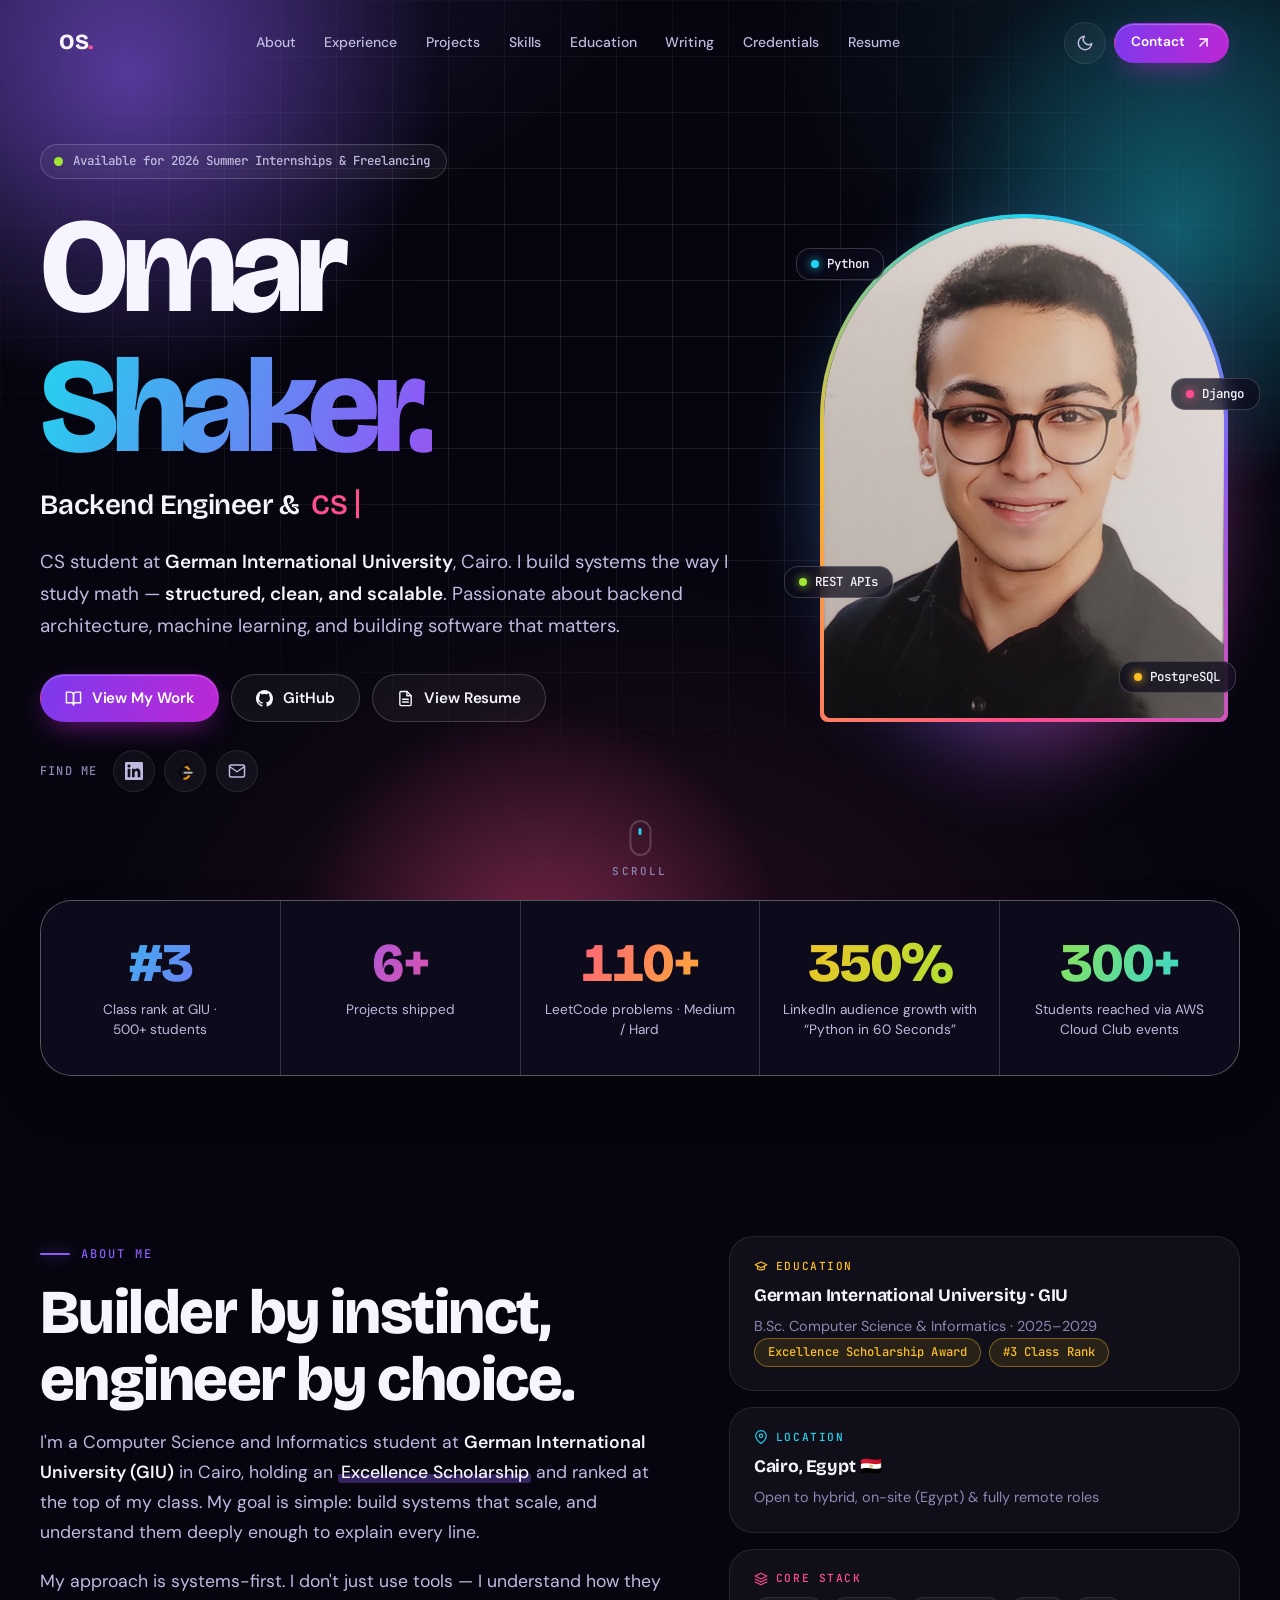
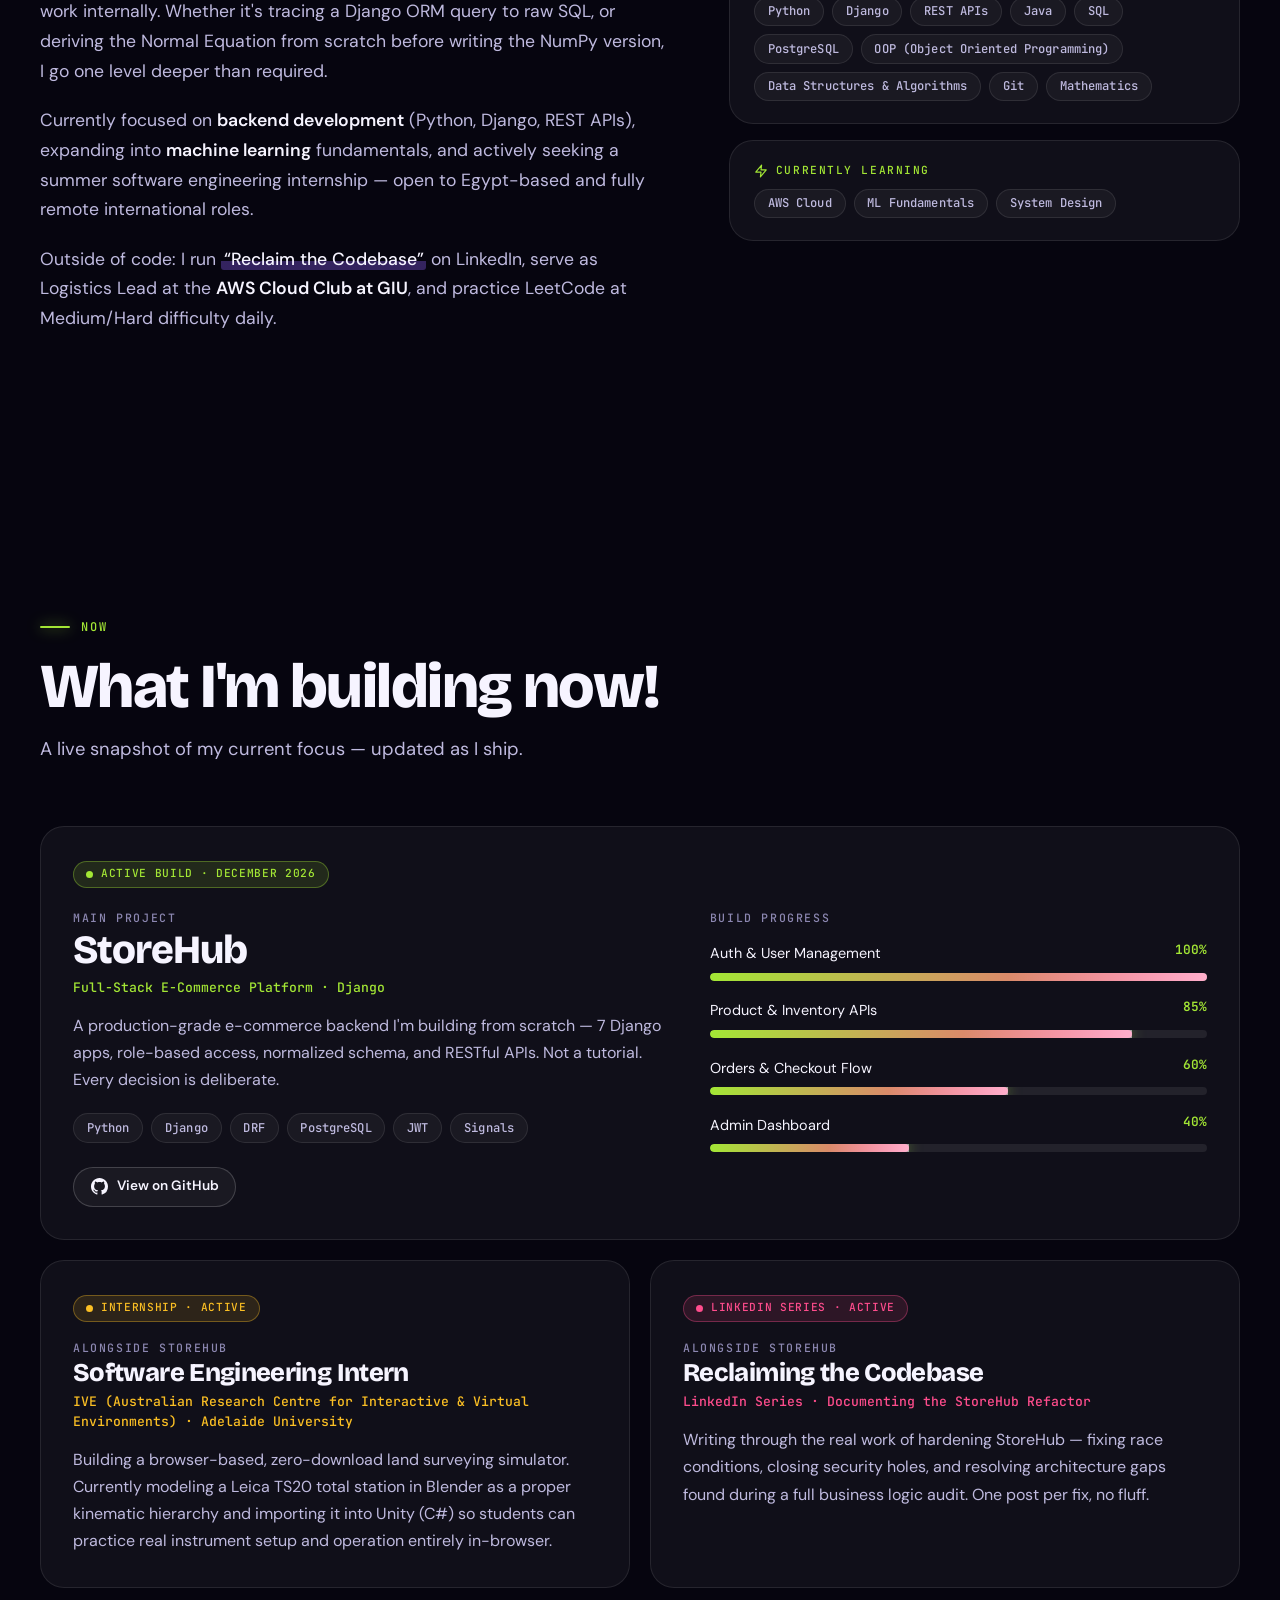
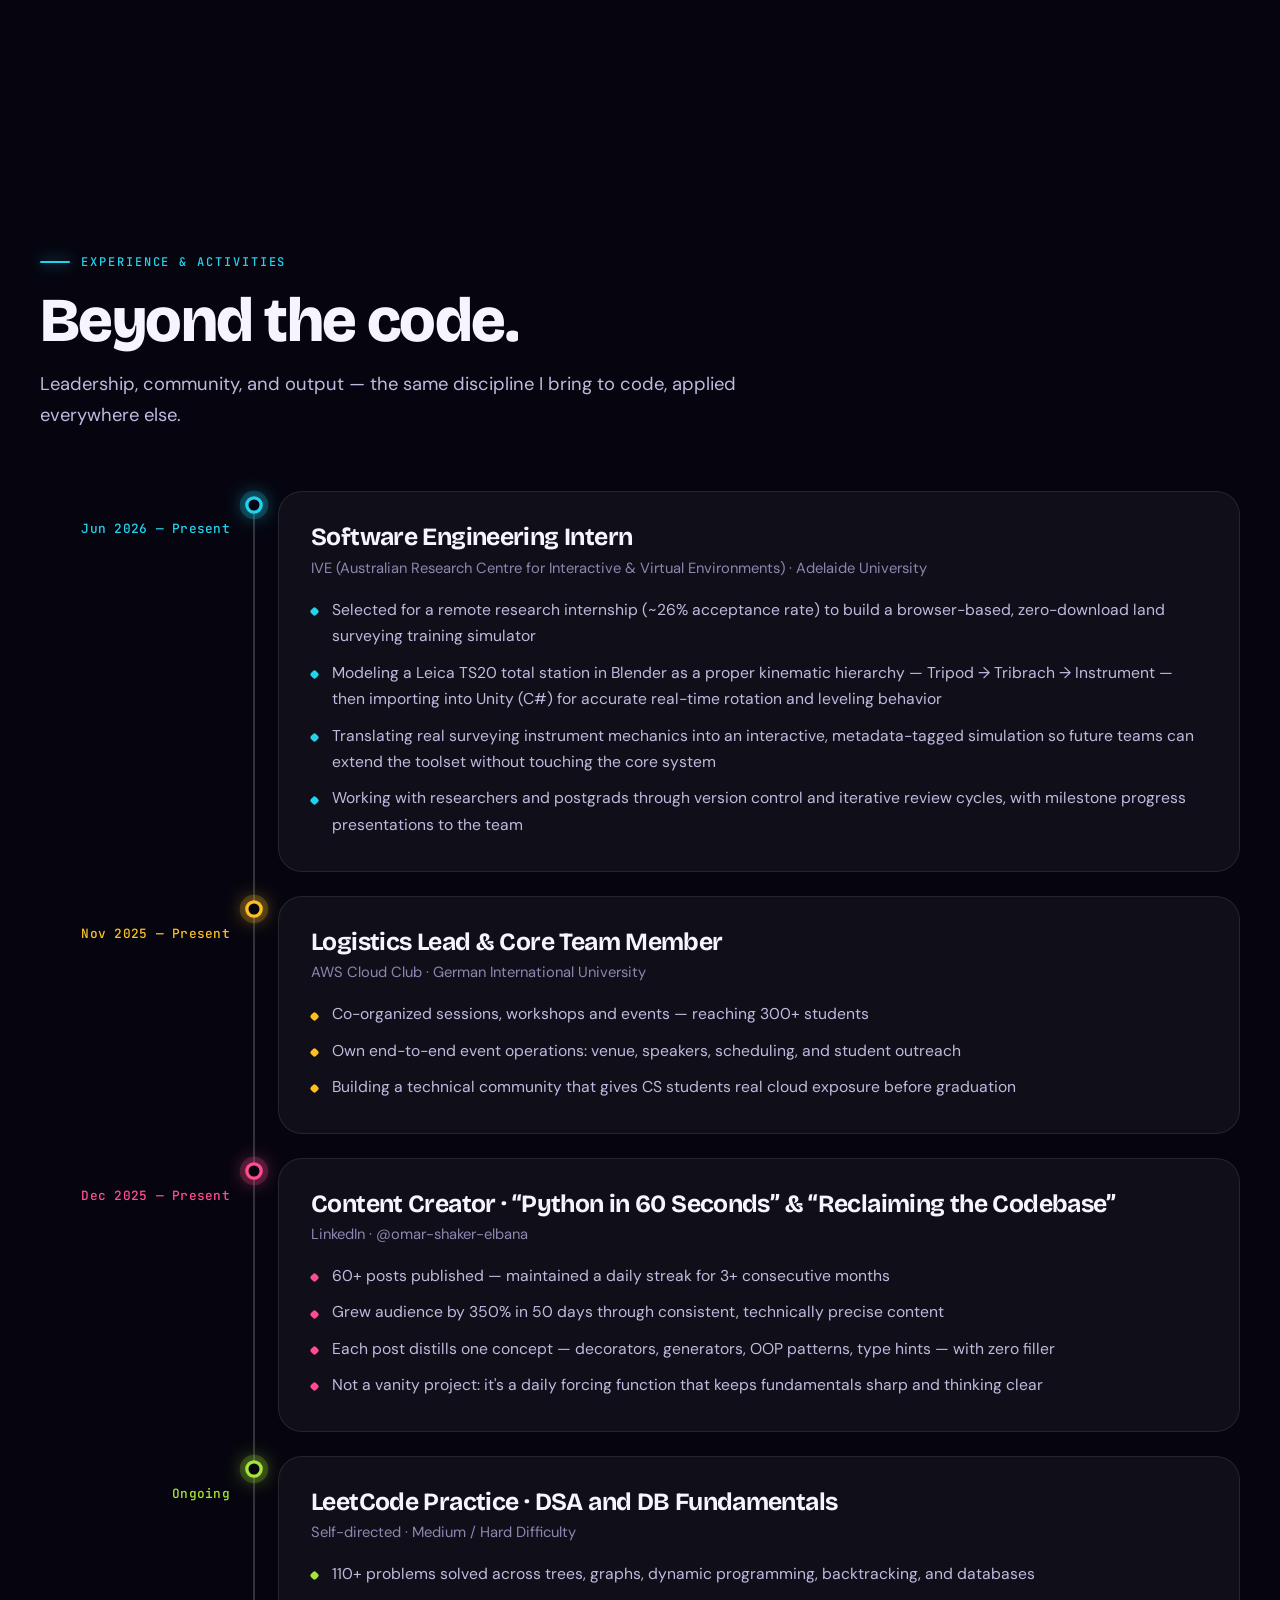
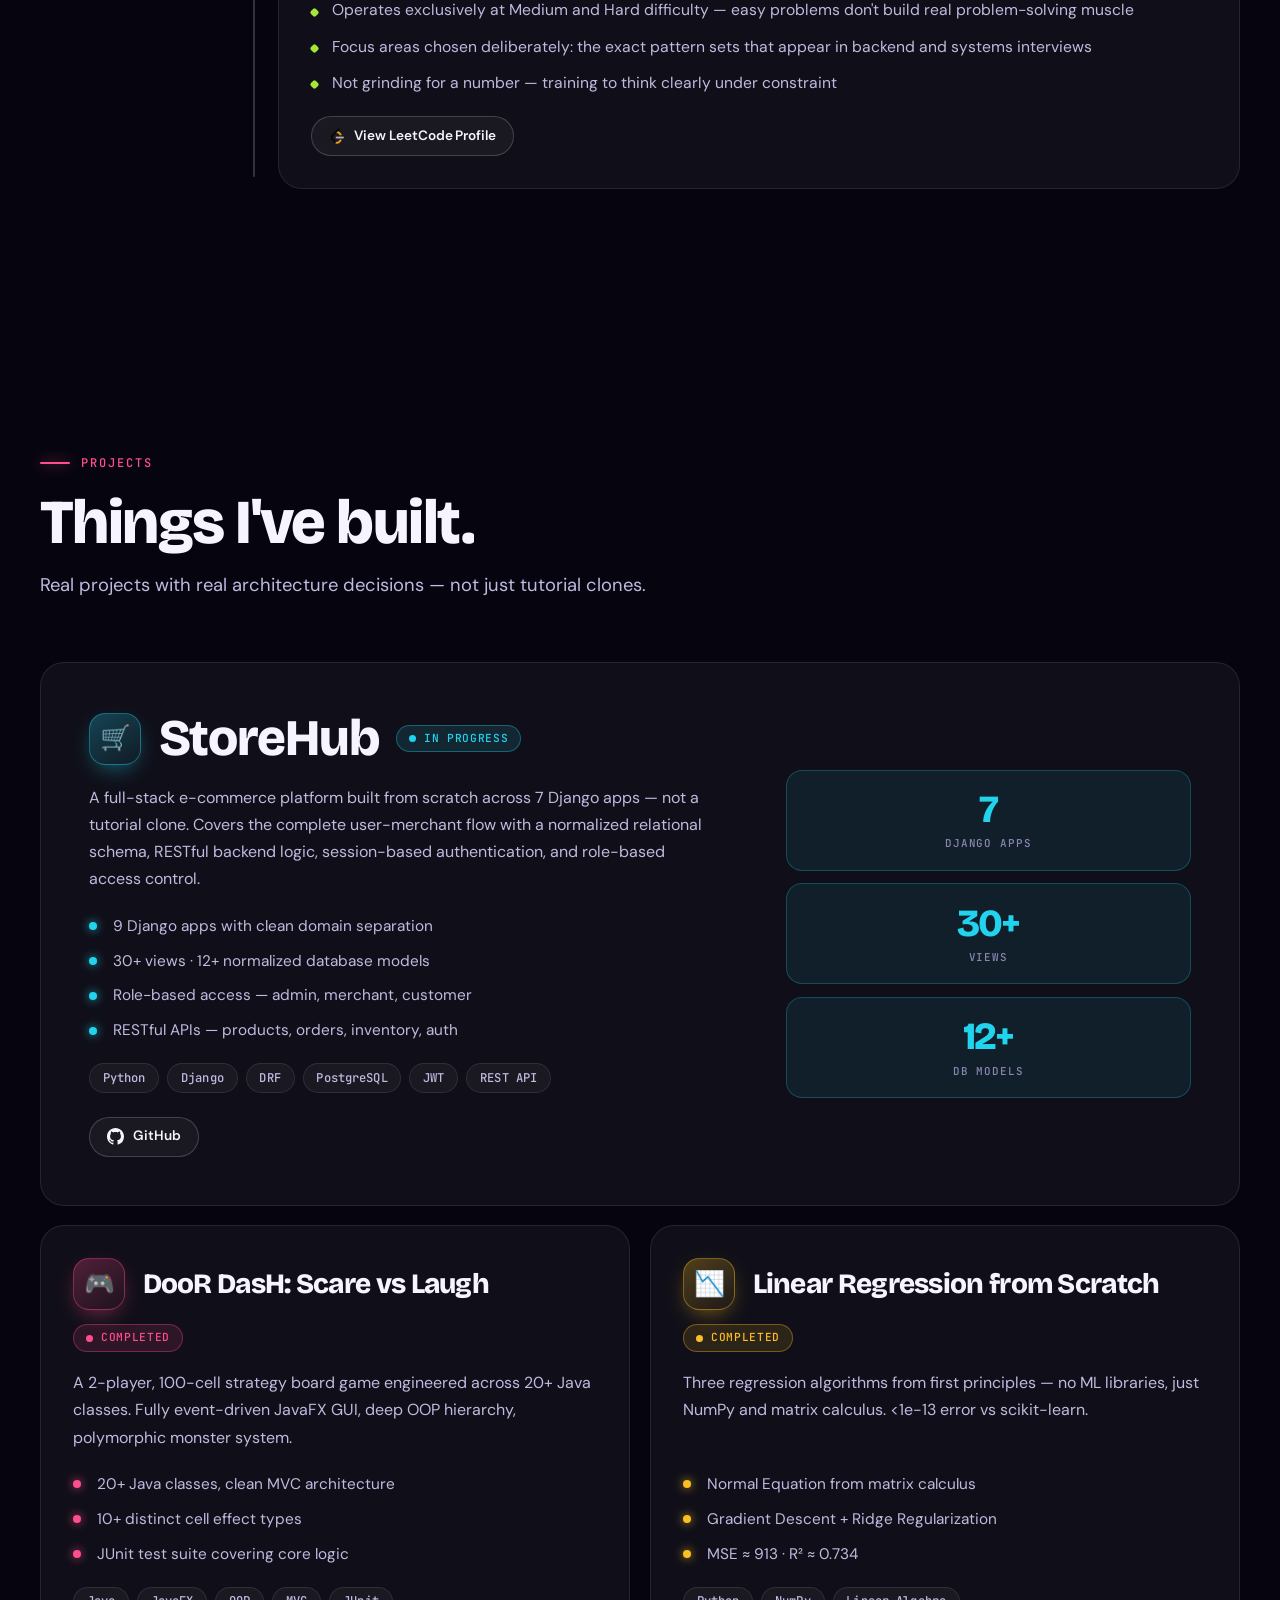
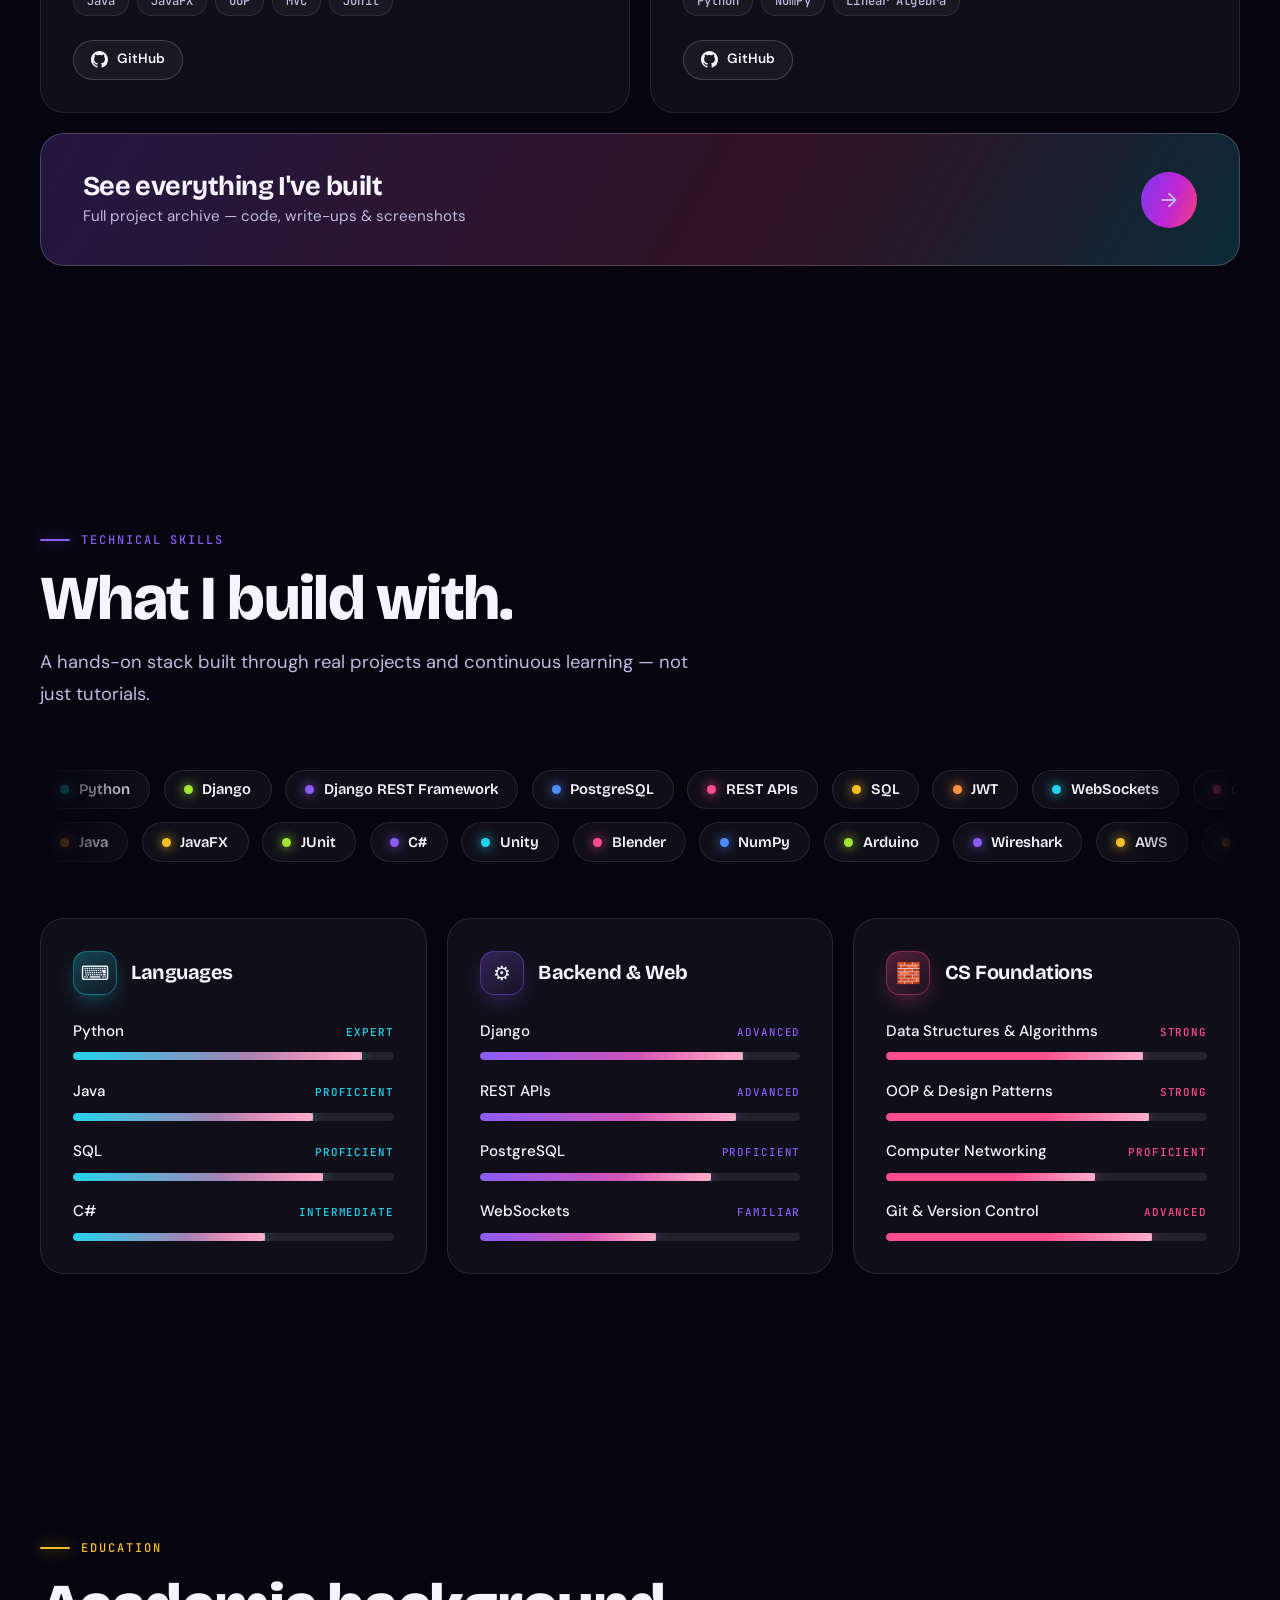
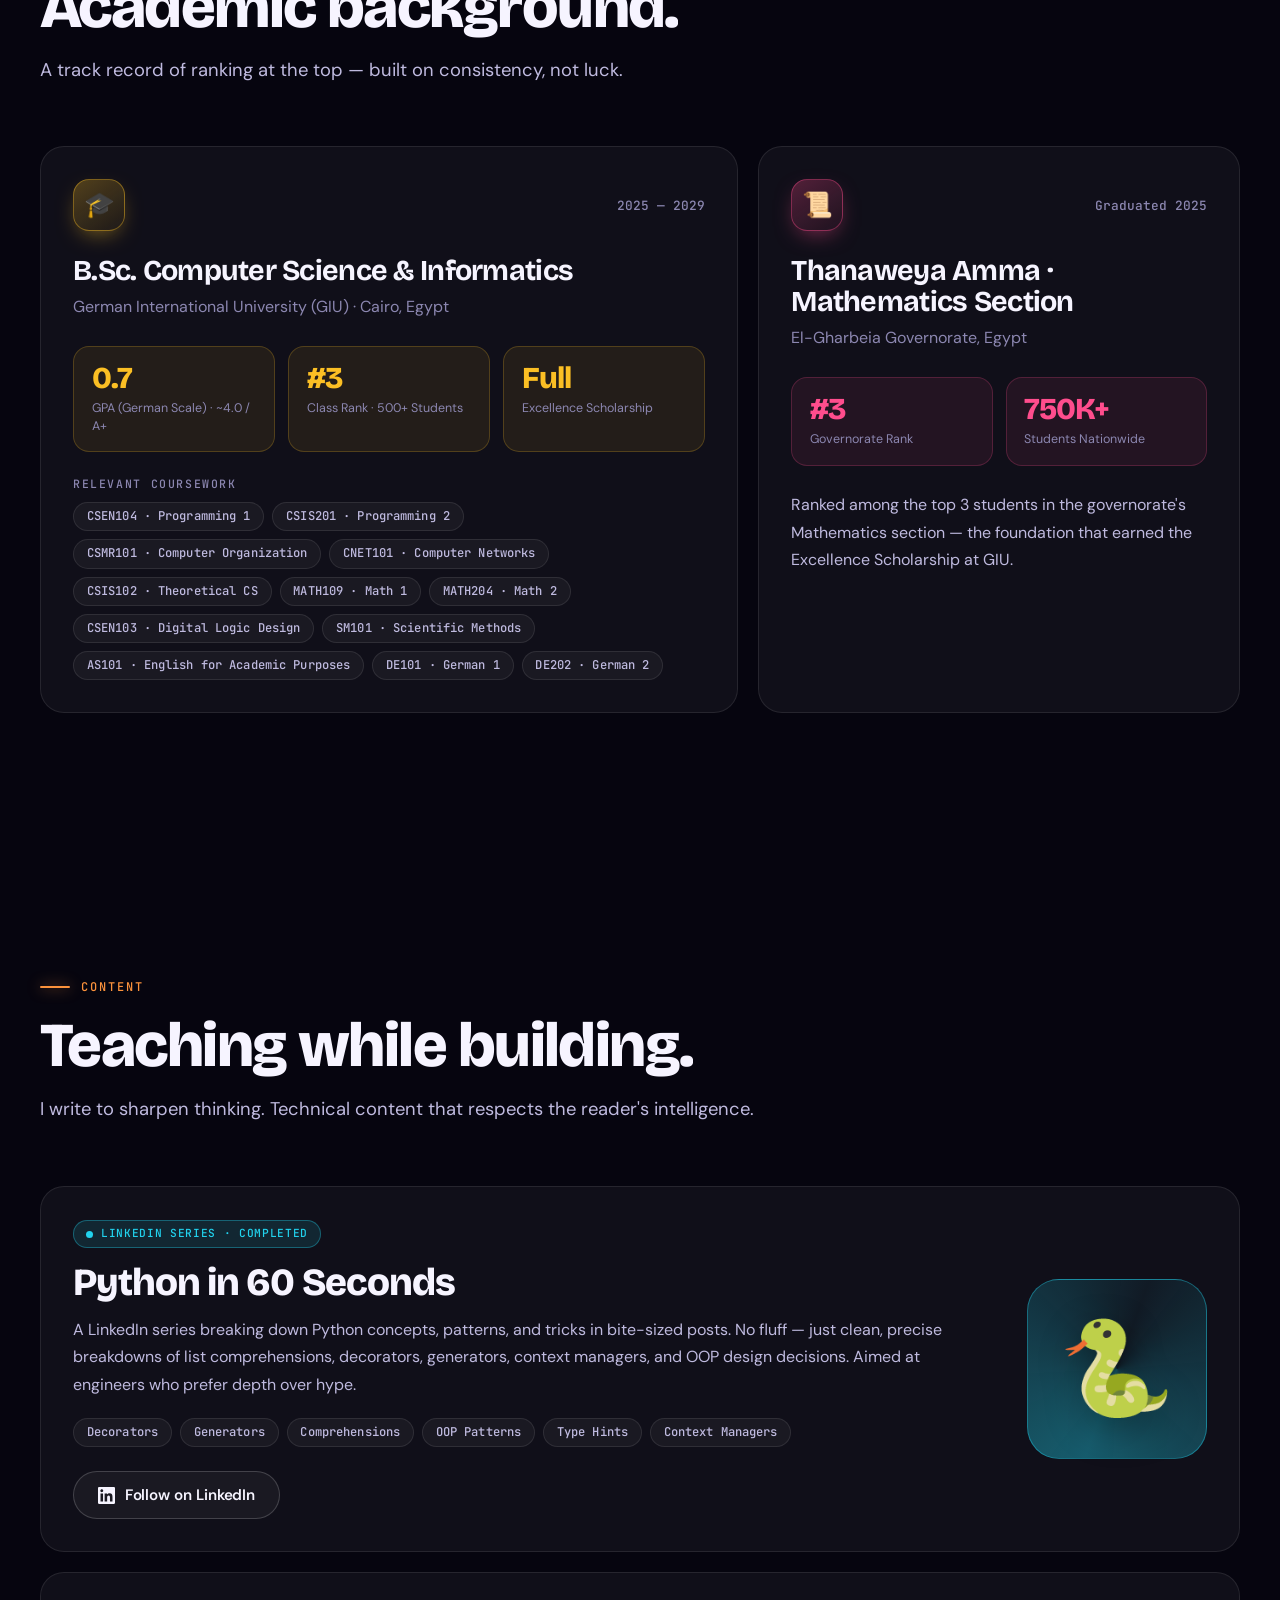
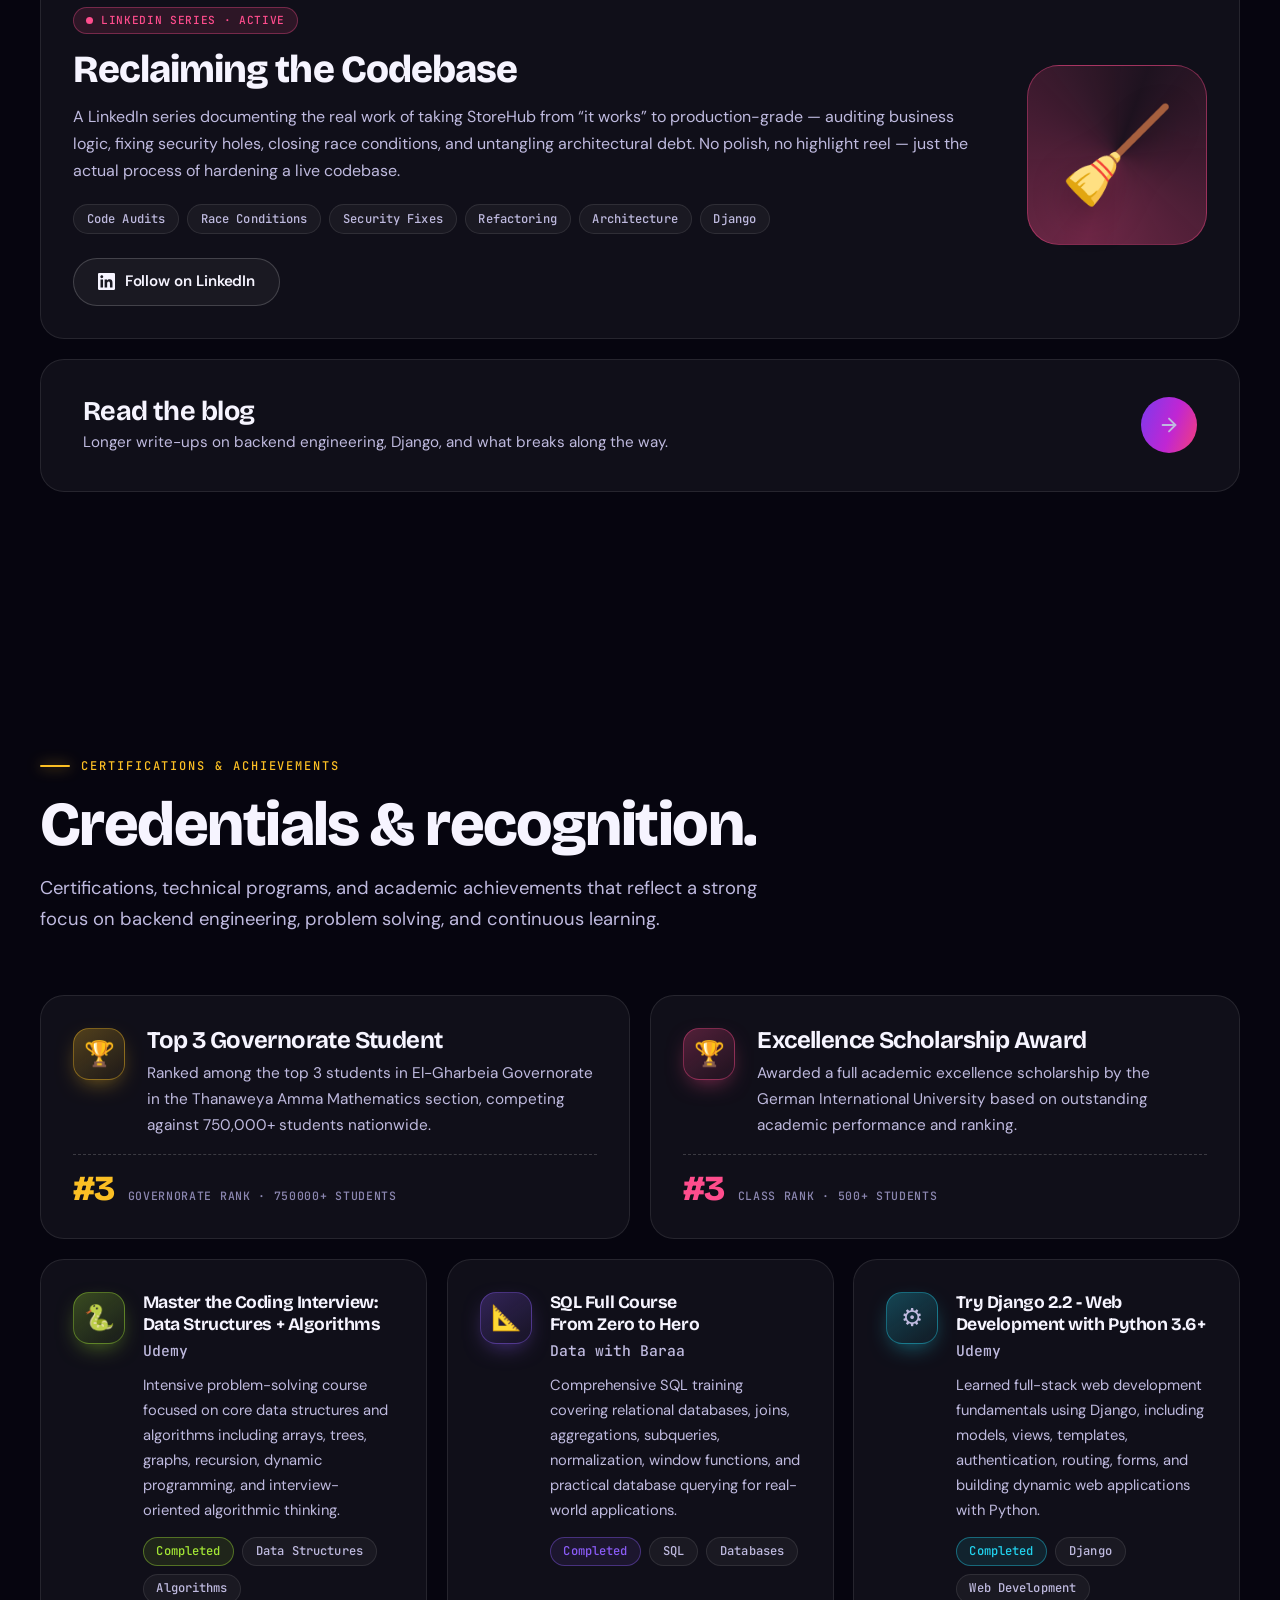
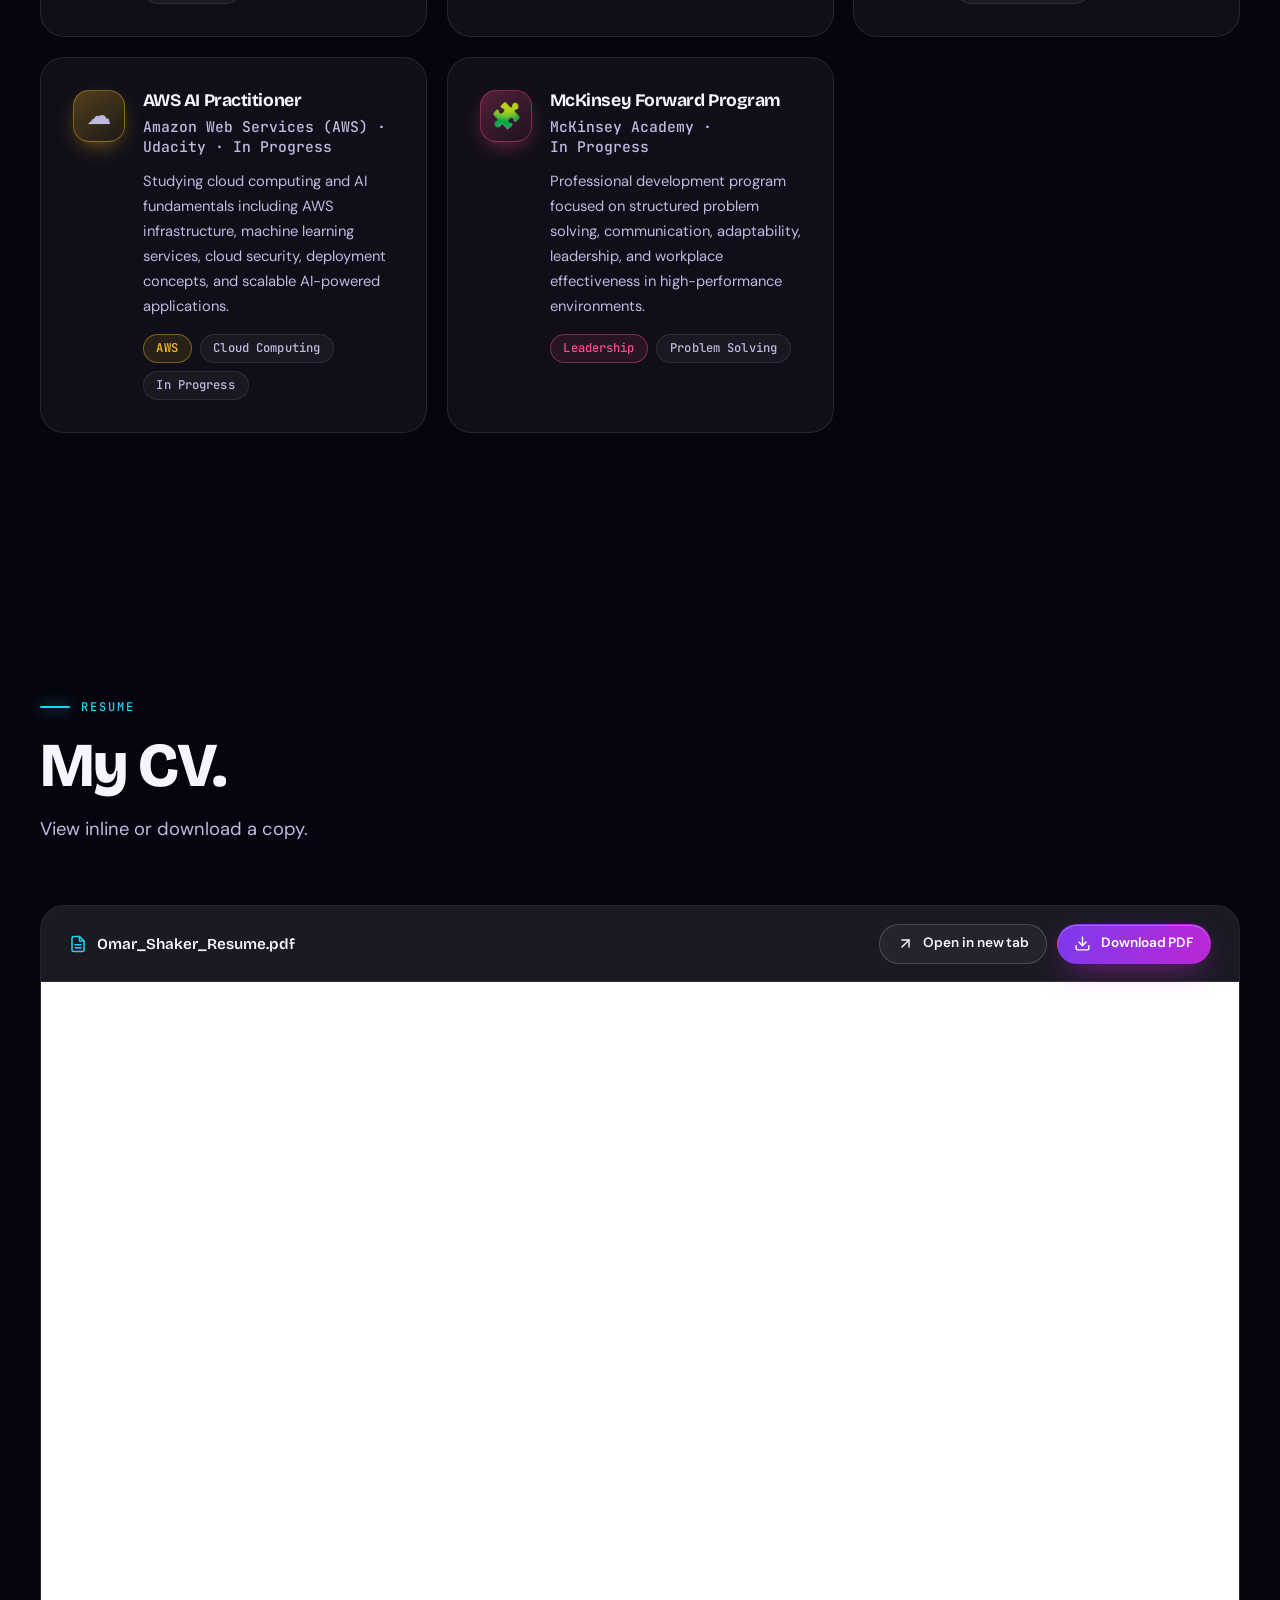
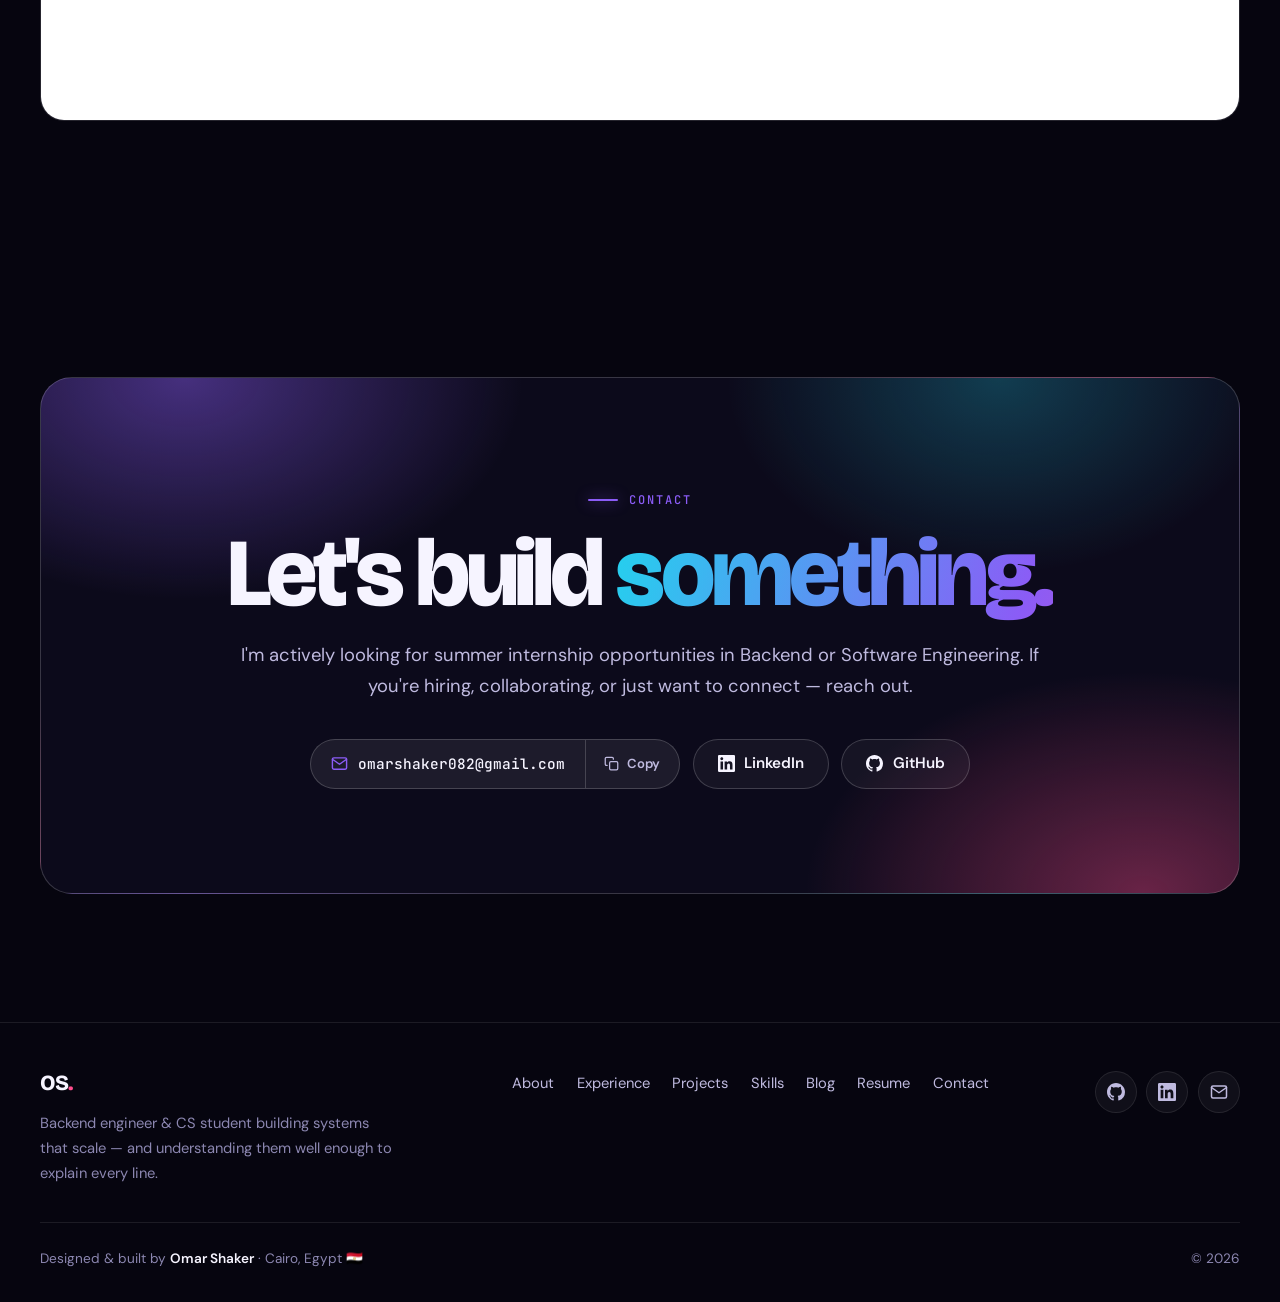
<file: index.html>
<!DOCTYPE html>
<html lang="en" class="no-js" data-theme="dark">
<head>
<meta charset="UTF-8" />
<meta name="viewport" content="width=device-width, initial-scale=1, viewport-fit=cover" />
<title>Omar Shaker · Backend Engineer</title>
<meta name="description" content="Omar Shaker — Backend Engineer and CS student at GIU Cairo. Building scalable systems with Python, Django, and REST APIs. Open to 2026 summer internships." />
<meta name="robots" content="index, follow" />
<meta name="theme-color" content="#06050f" />
<meta name="color-scheme" content="dark light" />
<link rel="canonical" href="https://omar-shaker-elbana.github.io" />
<meta property="og:site_name" content="Omar Shaker" />
<meta property="og:title" content="Omar Shaker · Backend Engineer" />
<meta property="og:description" content="CS student at GIU Cairo, ranked #3 in class. Building production-grade backends with Python, Django, and REST APIs. Open to 2026 summer internships." />
<meta property="og:type" content="website" />
<meta property="og:url" content="https://omar-shaker-elbana.github.io" />
<meta property="og:image" content="https://omar-shaker-elbana.github.io/images/omar.jpg" />
<meta property="og:image:width" content="797" />
<meta property="og:image:height" content="1191" />
<meta name="twitter:card" content="summary_large_image" />
<meta name="twitter:title" content="Omar Shaker · Backend Engineer" />
<meta name="twitter:description" content="CS student at GIU Cairo, ranked #3 in class. Building production-grade backends with Python, Django, and REST APIs. Open to 2026 summer internships." />
<meta name="twitter:image" content="https://omar-shaker-elbana.github.io/images/omar.jpg" />
<link rel="icon" href="images/icon.png" type="image/png" />
<link rel="preconnect" href="https://fonts.googleapis.com" />
<link rel="preconnect" href="https://fonts.gstatic.com" crossorigin />
<link href="https://fonts.googleapis.com/css2?family=Bricolage+Grotesque:opsz,wght@12..96,500..800&family=DM+Sans:ital,opsz,wght@0,9..40,400..700;1,9..40,400&family=JetBrains+Mono:wght@400;500;600&display=swap" rel="stylesheet" />
<script>(function(d){var r=d.documentElement;r.className=r.className.replace('no-js','js');try{if(localStorage.getItem('theme')==='light')r.setAttribute('data-theme','light')}catch(e){}setTimeout(function(){if(!window.__portfolioReady)r.classList.add('reveal-fallback')},3500)})(document);</script>
<link rel="stylesheet" href="assets/css/style.css" />
<script type="application/ld+json">
{
  "@context": "https://schema.org",
  "@type": "Person",
  "name": "Omar Shaker",
  "url": "https://omar-shaker-elbana.github.io",
  "image": "https://omar-shaker-elbana.github.io/images/omar.jpg",
  "jobTitle": "Backend Engineer",
  "description": "CS student at German International University (GIU) Cairo, ranked #3 in class. Building backend systems with Python, Django, and REST APIs.",
  "affiliation": {
    "@type": "CollegeOrUniversity",
    "name": "German International University",
    "sameAs": "https://giu-uni.de"
  },
  "alumniOf": {
    "@type": "CollegeOrUniversity",
    "name": "German International University"
  },
  "knowsAbout": ["Python", "Django", "REST APIs", "PostgreSQL", "Java", "Data Structures and Algorithms", "Machine Learning", "System Design"],
  "sameAs": [
    "https://github.com/Omar-Shaker-Elbana",
    "https://www.linkedin.com/in/omar-shaker-elbana/",
    "https://leetcode.com/u/Omar-Shaker-Elbana/"
  ],
  "email": "mailto:omarshaker082@gmail.com"
}
</script>
</head>
<body>
<svg width="0" height="0" style="position:absolute" aria-hidden="true" focusable="false"><defs><symbol id="i-github" viewBox="0 0 24 24"><path d="M12 0C5.37 0 0 5.37 0 12c0 5.31 3.435 9.795 8.205 11.385.6.105.825-.255.825-.57 0-.285-.015-1.23-.015-2.235-3.015.555-3.795-.735-4.035-1.41-.135-.345-.72-1.41-1.23-1.695-.42-.225-1.02-.78-.015-.795.945-.015 1.62.87 1.845 1.23 1.08 1.815 2.805 1.305 3.495.99.105-.78.42-1.305.765-1.605-2.67-.3-5.46-1.335-5.46-5.925 0-1.305.465-2.385 1.23-3.225-.12-.3-.54-1.53.12-3.18 0 0 1.005-.315 3.3 1.23.96-.27 1.98-.405 3-.405s2.04.135 3 .405c2.295-1.56 3.3-1.23 3.3-1.23.66 1.65.24 2.88.12 3.18.765.84 1.23 1.905 1.23 3.225 0 4.605-2.805 5.625-5.475 5.925.435.375.81 1.095.81 2.22 0 1.605-.015 2.895-.015 3.3 0 .315.225.69.825.57A12.02 12.02 0 0024 12c0-6.63-5.37-12-12-12z"/></symbol><symbol id="i-linkedin" viewBox="0 0 24 24"><path d="M20.447 20.452h-3.554v-5.569c0-1.328-.027-3.037-1.852-3.037-1.853 0-2.136 1.445-2.136 2.939v5.667H9.351V9h3.414v1.561h.046c.477-.9 1.637-1.85 3.37-1.85 3.601 0 4.267 2.37 4.267 5.455v6.286zM5.337 7.433c-1.144 0-2.063-.926-2.063-2.065 0-1.138.92-2.063 2.063-2.063 1.14 0 2.064.925 2.064 2.063 0 1.139-.925 2.065-2.064 2.065zm1.782 13.019H3.555V9h3.564v11.452zM22.225 0H1.771C.792 0 0 .774 0 1.729v20.542C0 23.227.792 24 1.771 24h20.451C23.2 24 24 23.227 24 22.271V1.729C24 .774 23.2 0 22.222 0h.003z"/></symbol><symbol id="i-medium" viewBox="0 0 24 24"><path d="M13.54 12a6.8 6.8 0 01-6.77 6.82A6.8 6.8 0 010 12a6.8 6.8 0 016.77-6.82A6.8 6.8 0 0113.54 12zM20.96 12c0 3.54-1.51 6.42-3.38 6.42-1.87 0-3.39-2.88-3.39-6.42s1.52-6.42 3.39-6.42 3.38 2.88 3.38 6.42M24 12c0 3.17-.53 5.75-1.19 5.75-.66 0-1.19-2.58-1.19-5.75s.53-5.75 1.19-5.75C23.47 6.25 24 8.83 24 12z"/></symbol><symbol id="i-arrow-right" viewBox="0 0 24 24"><line x1="5" y1="12" x2="19" y2="12"/><polyline points="12 5 19 12 12 19"/></symbol><symbol id="i-arrow-left" viewBox="0 0 24 24"><line x1="19" y1="12" x2="5" y2="12"/><polyline points="12 19 5 12 12 5"/></symbol><symbol id="i-arrow-up-right" viewBox="0 0 24 24"><line x1="7" y1="17" x2="17" y2="7"/><polyline points="7 7 17 7 17 17"/></symbol><symbol id="i-arrow-up" viewBox="0 0 24 24"><line x1="12" y1="19" x2="12" y2="5"/><polyline points="5 12 12 5 19 12"/></symbol><symbol id="i-chevron-down" viewBox="0 0 24 24"><polyline points="6 9 12 15 18 9"/></symbol><symbol id="i-chevron-left" viewBox="0 0 24 24"><polyline points="15 18 9 12 15 6"/></symbol><symbol id="i-chevron-right" viewBox="0 0 24 24"><polyline points="9 18 15 12 9 6"/></symbol><symbol id="i-x" viewBox="0 0 24 24"><line x1="18" y1="6" x2="6" y2="18"/><line x1="6" y1="6" x2="18" y2="18"/></symbol><symbol id="i-sun" viewBox="0 0 24 24"><circle cx="12" cy="12" r="5"/><line x1="12" y1="1" x2="12" y2="3"/><line x1="12" y1="21" x2="12" y2="23"/><line x1="4.22" y1="4.22" x2="5.64" y2="5.64"/><line x1="18.36" y1="18.36" x2="19.78" y2="19.78"/><line x1="1" y1="12" x2="3" y2="12"/><line x1="21" y1="12" x2="23" y2="12"/><line x1="4.22" y1="19.78" x2="5.64" y2="18.36"/><line x1="18.36" y1="5.64" x2="19.78" y2="4.22"/></symbol><symbol id="i-moon" viewBox="0 0 24 24"><path d="M21 12.79A9 9 0 1 1 11.21 3 7 7 0 0 0 21 12.79z"/></symbol><symbol id="i-download" viewBox="0 0 24 24"><path d="M21 15v4a2 2 0 0 1-2 2H5a2 2 0 0 1-2-2v-4"/><polyline points="7 10 12 15 17 10"/><line x1="12" y1="15" x2="12" y2="3"/></symbol><symbol id="i-copy" viewBox="0 0 24 24"><rect x="9" y="9" width="13" height="13" rx="2"/><path d="M5 15H4a2 2 0 0 1-2-2V4a2 2 0 0 1 2-2h9a2 2 0 0 1 2 2v1"/></symbol><symbol id="i-mail" viewBox="0 0 24 24"><path d="M4 4h16c1.1 0 2 .9 2 2v12c0 1.1-.9 2-2 2H4c-1.1 0-2-.9-2-2V6c0-1.1.9-2 2-2z"/><polyline points="22,6 12,13 2,6"/></symbol><symbol id="i-file" viewBox="0 0 24 24"><path d="M14 2H6a2 2 0 0 0-2 2v16a2 2 0 0 0 2 2h12a2 2 0 0 0 2-2V8z"/><polyline points="14 2 14 8 20 8"/><line x1="16" y1="13" x2="8" y2="13"/><line x1="16" y1="17" x2="8" y2="17"/></symbol><symbol id="i-check" viewBox="0 0 24 24"><polyline points="20 6 9 17 4 12"/></symbol><symbol id="i-pin" viewBox="0 0 24 24"><path d="M21 10c0 7-9 13-9 13s-9-6-9-13a9 9 0 0 1 18 0z"/><circle cx="12" cy="10" r="3"/></symbol><symbol id="i-book" viewBox="0 0 24 24"><path d="M2 3h6a4 4 0 0 1 4 4v14a3 3 0 0 0-3-3H2z"/><path d="M22 3h-6a4 4 0 0 0-4 4v14a3 3 0 0 1 3-3h7z"/></symbol><symbol id="i-expand" viewBox="0 0 24 24"><polyline points="15 3 21 3 21 9"/><polyline points="9 21 3 21 3 15"/><line x1="21" y1="3" x2="14" y2="10"/><line x1="3" y1="21" x2="10" y2="14"/></symbol><symbol id="i-cap" viewBox="0 0 24 24"><path d="M22 10 12 5 2 10l10 5 10-5z"/><path d="M6 12v5c3 2 9 2 12 0v-5"/></symbol><symbol id="i-layers" viewBox="0 0 24 24"><polygon points="12 2 2 7 12 12 22 7 12 2"/><polyline points="2 17 12 22 22 17"/><polyline points="2 12 12 17 22 12"/></symbol><symbol id="i-zap" viewBox="0 0 24 24"><polygon points="13 2 3 14 12 14 11 22 21 10 12 10 13 2"/></symbol><symbol id="i-pen" viewBox="0 0 24 24"><path d="M12 20h9"/><path d="M16.5 3.5a2.121 2.121 0 0 1 3 3L7 19l-4 1 1-4L16.5 3.5z"/></symbol></defs></svg>
<a class="skip-link" href="#main">Skip to content</a>
<div class="scroll-progress" aria-hidden="true"></div>
<header class="site-header" id="header">
  <div class="nav-shell">
    <a class="brand" href="#hero" aria-label="Omar Shaker — home">OS<span class="brand-dot">.</span></a>
    <nav class="nav" aria-label="Primary">
      <ul class="nav-links">
        <li><a href="#about">About</a></li>
        <li><a href="#experience">Experience</a></li>
        <li><a href="#projects">Projects</a></li>
        <li><a href="#skills">Skills</a></li>
        <li><a href="#education">Education</a></li>
        <li><a href="#writing">Writing</a></li>
        <li><a href="#credentials">Credentials</a></li>
        <li><a href="#resume">Resume</a></li>
      </ul>
      <span class="nav-indicator" aria-hidden="true"></span>
    </nav>
    <div class="nav-actions">
      <button class="icon-btn theme-toggle" id="theme-toggle" type="button" aria-label="Toggle light / dark theme"><svg class="ico i-moon i-moon" aria-hidden="true" focusable="false"><use href="#i-moon"/></svg><svg class="ico i-sun i-sun" aria-hidden="true" focusable="false"><use href="#i-sun"/></svg></button>
      <a class="btn btn-primary btn-sm nav-cta" href="#contact">Contact <svg class="ico i-arrow-up-right i-up-right" aria-hidden="true" focusable="false"><use href="#i-arrow-up-right"/></svg></a>
      <button class="menu-btn" id="menu-btn" type="button" aria-label="Open menu" aria-expanded="false" aria-controls="mobile-menu"><span></span><span></span></button>
    </div>
  </div>
</header>

<div class="mobile-menu" id="mobile-menu" role="dialog" aria-modal="true" aria-label="Site menu">
  <nav class="mobile-links" aria-label="Mobile">
      <a href="#about" style="--i:0"><small>01</small>About</a>
      <a href="#now" style="--i:1"><small>02</small>Now</a>
      <a href="#experience" style="--i:2"><small>03</small>Experience</a>
      <a href="#projects" style="--i:3"><small>04</small>Projects</a>
      <a href="#skills" style="--i:4"><small>05</small>Skills</a>
      <a href="#education" style="--i:5"><small>06</small>Education</a>
      <a href="#writing" style="--i:6"><small>07</small>Writing</a>
      <a href="#credentials" style="--i:7"><small>08</small>Credentials</a>
      <a href="#resume" style="--i:8"><small>09</small>Resume</a>
      <a href="#contact" style="--i:9"><small>10</small>Contact</a>
  </nav>
  <div class="mobile-foot">
    <a class="icon-btn" href="https://github.com/Omar-Shaker-Elbana" target="_blank" rel="noopener" aria-label="GitHub"><svg class="ico i-github ico-fill" aria-hidden="true" focusable="false"><use href="#i-github"/></svg></a>
    <a class="icon-btn" href="https://www.linkedin.com/in/omar-shaker-elbana/" target="_blank" rel="noopener" aria-label="LinkedIn"><svg class="ico i-linkedin ico-fill" aria-hidden="true" focusable="false"><use href="#i-linkedin"/></svg></a>
    <a class="icon-btn" href="mailto:omarshaker082@gmail.com" aria-label="Email"><svg class="ico i-mail" aria-hidden="true" focusable="false"><use href="#i-mail"/></svg></a>
  </div>
</div>

<main id="main">

  <!-- ═════════ HERO ═════════ -->
  <section class="hero acc-violet" id="hero" aria-labelledby="hero-title">
    <div class="hero-bg" aria-hidden="true"><div class="hero-grid"></div><span class="orb orb-1"></span><span class="orb orb-2"></span><span class="orb orb-3"></span></div>
    <div class="container hero-inner">
      <div class="hero-copy">
        <p class="hero-badge"><span class="dot" aria-hidden="true"></span>Available for 2026 Summer Internships &amp; Freelancing</p>
        <h1 class="hero-name" id="hero-title"><span class="line"><span>Omar</span></span><span class="line"><span class="grad-text">Shaker.</span></span></h1>
        <p class="hero-role"><span>Backend Engineer &amp;</span><span><span class="typed" id="typed" data-phrases="ML Engineer|CS Scholar|Problem Solver|System Thinker|Open Source Contributor">ML Engineer</span><span class="caret" aria-hidden="true"></span></span></p>
        <p class="hero-bio">CS student at <strong>German International University</strong>, Cairo. I build systems the way I study math — <strong>structured, clean, and scalable</strong>. Passionate about backend architecture, machine learning, and building software that matters.</p>
        <div class="hero-actions">
          <a class="btn btn-primary" href="#projects"><svg class="ico i-book" aria-hidden="true" focusable="false"><use href="#i-book"/></svg> View My Work</a>
          <a class="btn" href="https://github.com/Omar-Shaker-Elbana" target="_blank" rel="noopener"><svg class="ico i-github ico-fill" aria-hidden="true" focusable="false"><use href="#i-github"/></svg> GitHub</a>
          <a class="btn" href="#resume"><svg class="ico i-file" aria-hidden="true" focusable="false"><use href="#i-file"/></svg> View Resume</a>
        </div>
        <div class="hero-social" aria-label="Social links">
          <span>Find me</span>
          <a class="icon-btn" href="https://www.linkedin.com/in/omar-shaker-elbana/" target="_blank" rel="noopener" aria-label="LinkedIn"><svg class="ico i-linkedin ico-fill" aria-hidden="true" focusable="false"><use href="#i-linkedin"/></svg></a>
          <a class="icon-btn" href="https://leetcode.com/u/Omar-Shaker-Elbana/" target="_blank" rel="noopener" aria-label="LeetCode"><img src="images/leetcode.ico" width="18" height="18" alt="" style="border-radius:3px" /></a>
          <a class="icon-btn" href="mailto:omarshaker082@gmail.com" aria-label="Email"><svg class="ico i-mail" aria-hidden="true" focusable="false"><use href="#i-mail"/></svg></a>
        </div>
      </div>
      <div class="hero-visual">
        <div class="photo-frame">
          <span class="photo-ring" aria-hidden="true"></span>
          <img class="photo-img" src="images/omar.jpg" width="797" height="1191" alt="Portrait of Omar Shaker" fetchpriority="high" decoding="async" />
          <span class="float-chip fc-1" aria-hidden="true"><i></i>Python</span>
          <span class="float-chip fc-2" aria-hidden="true"><i></i>Django</span>
          <span class="float-chip fc-3" aria-hidden="true"><i></i>REST APIs</span>
          <span class="float-chip fc-4" aria-hidden="true"><i></i>PostgreSQL</span>
        </div>
      </div>
    </div>
    <a class="scroll-cue" href="#about" aria-label="Scroll to About"><i></i>Scroll</a>
  </section>

  <!-- ═════════ NUMBERS ═════════ -->
  <section class="stats" aria-label="Highlights">
    <div class="container">
      <div class="stats-grid" data-reveal="blur">
        <div class="stat"><div class="stat-num c1" data-count="3" data-prefix="#">#3</div><p class="stat-label">Class rank at GIU · 500+ students</p></div>
        <div class="stat"><div class="stat-num c2" data-count="6" data-suffix="+">6+</div><p class="stat-label">Projects shipped</p></div>
        <div class="stat"><div class="stat-num c3" data-count="110" data-suffix="+">110+</div><p class="stat-label">LeetCode problems · Medium / Hard</p></div>
        <div class="stat"><div class="stat-num c4" data-count="350" data-suffix="%">350%</div><p class="stat-label">LinkedIn audience growth with “Python in 60 Seconds”</p></div>
        <div class="stat"><div class="stat-num c5" data-count="300" data-suffix="+">300+</div><p class="stat-label">Students reached via AWS Cloud Club events</p></div>
      </div>
    </div>
  </section>

  <!-- ═════════ ABOUT ═════════ -->
  <section class="section acc-violet" id="about" aria-labelledby="about-title">
    <div class="container about-grid">
      <div class="about-copy">
        <div data-reveal="up"><span class="eyebrow">About me</span></div>
        <h2 class="section-title" id="about-title" data-split>Builder by instinct, engineer by choice.</h2>
        <div class="about-text" data-reveal="up" style="--i:1">
          <p>I'm a Computer Science and Informatics student at <strong>German International University (GIU)</strong> in Cairo, holding an <span class="highlight">Excellence Scholarship</span> and ranked at the top of my class. My goal is simple: build systems that scale, and understand them deeply enough to explain every line.</p>
          <p>My approach is systems-first. I don't just use tools — I understand how they work internally. Whether it's tracing a Django ORM query to raw SQL, or deriving the Normal Equation from scratch before writing the NumPy version, I go one level deeper than required.</p>
          <p>Currently focused on <strong>backend development</strong> (Python, Django, REST APIs), expanding into <strong>machine learning</strong> fundamentals, and actively seeking a summer software engineering internship — open to Egypt-based and fully remote international roles.</p>
          <p>Outside of code: I run <span class="highlight">“Reclaim the Codebase”</span> on LinkedIn, serve as Logistics Lead at the <strong>AWS Cloud Club at GIU</strong>, and practice LeetCode at Medium/Hard difficulty daily.</p>
        </div>
      </div>
      <div class="about-cards" data-stagger>
        <article class="card fact acc-amber span-2" data-reveal="right">
          <p class="fact-label"><svg class="ico i-cap" aria-hidden="true" focusable="false"><use href="#i-cap"/></svg> Education</p>
          <p class="fact-value">German International University · GIU</p>
          <p class="fact-note">B.Sc. Computer Science &amp; Informatics · 2025–2029</p>
          <div class="chip-row"><span class="chip chip-accent">Excellence Scholarship Award</span><span class="chip chip-accent">#3 Class Rank</span></div>
        </article>
        <article class="card fact acc-cyan" data-reveal="right">
          <p class="fact-label"><svg class="ico i-pin" aria-hidden="true" focusable="false"><use href="#i-pin"/></svg> Location</p>
          <p class="fact-value">Cairo, Egypt 🇪🇬</p>
          <p class="fact-note">Open to hybrid, on-site (Egypt) &amp; fully remote roles</p>
        </article>
        <article class="card fact acc-pink span-2" data-reveal="right">
          <p class="fact-label"><svg class="ico i-layers" aria-hidden="true" focusable="false"><use href="#i-layers"/></svg> Core stack</p>
          <div class="chip-row"><span class="chip">Python</span><span class="chip">Django</span><span class="chip">REST APIs</span><span class="chip">Java</span><span class="chip">SQL</span><span class="chip">PostgreSQL</span><span class="chip">OOP (Object Oriented Programming)</span><span class="chip">Data Structures &amp; Algorithms</span><span class="chip">Git</span><span class="chip">Mathematics</span></div>
        </article>
        <article class="card fact acc-lime" data-reveal="right">
          <p class="fact-label"><svg class="ico i-zap" aria-hidden="true" focusable="false"><use href="#i-zap"/></svg> Currently learning</p>
          <div class="chip-row"><span class="chip">AWS Cloud</span><span class="chip">ML Fundamentals</span><span class="chip">System Design</span></div>
        </article>
      </div>
    </div>
  </section>

  <!-- ═════════ NOW ═════════ -->
  <section class="section acc-lime" id="now" aria-labelledby="now-title">
    <div class="container">
      <div class="section-head">
        <div data-reveal="up"><span class="eyebrow">Now</span></div>
        <h2 class="section-title" id="now-title" data-split>What I'm building now!</h2>
        <p class="section-sub" data-reveal="up" style="--i:1">A live snapshot of my current focus — updated as I ship.</p>
      </div>
      <div class="now-grid">
        <article class="card now-main" data-reveal="blur">
          <span class="status"><span class="dot"></span><span id="now-date">Active build</span></span>
          <div class="now-main-grid">
            <div>
              <p class="now-label" style="margin-top:0">Main project</p>
              <h3 class="now-name">StoreHub</h3>
              <p class="now-type">Full-Stack E-Commerce Platform · Django</p>
              <p class="now-sum">A production-grade e-commerce backend I'm building from scratch — 7 Django apps, role-based access, normalized schema, and RESTful APIs. Not a tutorial. Every decision is deliberate.</p>
              <div class="chip-row" style="margin-top:1.25rem"><span class="chip">Python</span><span class="chip">Django</span><span class="chip">DRF</span><span class="chip">PostgreSQL</span><span class="chip">JWT</span><span class="chip">Signals</span></div>
              <p style="margin-top:1.5rem"><a class="btn btn-sm" href="https://github.com/Omar-Shaker-Elbana" target="_blank" rel="noopener"><svg class="ico i-github ico-fill" aria-hidden="true" focusable="false"><use href="#i-github"/></svg> View on GitHub</a></p>
            </div>
            <div class="progress" role="group" aria-label="StoreHub build progress">
              <p class="progress-title">Build progress</p>
              <div class="progress-row"><header><span>Auth &amp; User Management</span><b>100%</b></header><div class="bar"><i style="--v:100%"></i></div></div>
              <div class="progress-row"><header><span>Product &amp; Inventory APIs</span><b>85%</b></header><div class="bar"><i style="--v:85%"></i></div></div>
              <div class="progress-row"><header><span>Orders &amp; Checkout Flow</span><b>60%</b></header><div class="bar"><i style="--v:60%"></i></div></div>
              <div class="progress-row"><header><span>Admin Dashboard</span><b>40%</b></header><div class="bar"><i style="--v:40%"></i></div></div>
            </div>
          </div>
        </article>
        <article class="card now-a acc-amber" data-reveal="blur" style="--i:1">
          <span class="status"><span class="dot"></span>Internship · Active</span>
          <p class="now-label">Alongside StoreHub</p>
          <h3 class="now-name" style="font-size:1.6rem">Software Engineering Intern</h3>
          <p class="now-type">IVE (Australian Research Centre for Interactive &amp; Virtual Environments) · Adelaide University</p>
          <p class="now-sum">Building a browser-based, zero-download land surveying simulator. Currently modeling a Leica TS20 total station in Blender as a proper kinematic hierarchy and importing it into Unity (C#) so students can practice real instrument setup and operation entirely in-browser.</p>
        </article>
        <article class="card now-b acc-pink" data-reveal="blur" style="--i:2">
          <span class="status"><span class="dot"></span>LinkedIn series · Active</span>
          <p class="now-label">Alongside StoreHub</p>
          <h3 class="now-name" style="font-size:1.6rem">Reclaiming the Codebase</h3>
          <p class="now-type">LinkedIn Series · Documenting the StoreHub Refactor</p>
          <p class="now-sum">Writing through the real work of hardening StoreHub — fixing race conditions, closing security holes, and resolving architecture gaps found during a full business logic audit. One post per fix, no fluff.</p>
        </article>
      </div>
    </div>
  </section>

  <!-- ═════════ EXPERIENCE ═════════ -->
  <section class="section acc-cyan" id="experience" aria-labelledby="exp-title">
    <div class="container">
      <div class="section-head">
        <div data-reveal="up"><span class="eyebrow">Experience &amp; activities</span></div>
        <h2 class="section-title" id="exp-title" data-split>Beyond the code.</h2>
        <p class="section-sub" data-reveal="up" style="--i:1">Leadership, community, and output — the same discipline I bring to code, applied everywhere else.</p>
      </div>
      <ol class="timeline">
        <li class="tl-item acc-cyan" data-reveal="up">
          <span class="tl-dot" aria-hidden="true"></span>
          <p class="tl-date">Jun 2026 — Present</p>
          <article class="card tl-card">
            <h3 class="tl-title">Software Engineering Intern</h3>
            <p class="tl-org">IVE (Australian Research Centre for Interactive &amp; Virtual Environments) · Adelaide University</p>
            <ul class="tl-list"><li>Selected for a remote research internship (~26% acceptance rate) to build a browser-based, zero-download land surveying training simulator</li><li>Modeling a Leica TS20 total station in Blender as a proper kinematic hierarchy — Tripod → Tribrach → Instrument — then importing into Unity (C#) for accurate real-time rotation and leveling behavior</li><li>Translating real surveying instrument mechanics into an interactive, metadata-tagged simulation so future teams can extend the toolset without touching the core system</li><li>Working with researchers and postgrads through version control and iterative review cycles, with milestone progress presentations to the team</li></ul>
          </article>
        </li>
        <li class="tl-item acc-amber" data-reveal="up">
          <span class="tl-dot" aria-hidden="true"></span>
          <p class="tl-date">Nov 2025 — Present</p>
          <article class="card tl-card">
            <h3 class="tl-title">Logistics Lead &amp; Core Team Member</h3>
            <p class="tl-org">AWS Cloud Club · German International University</p>
            <ul class="tl-list"><li>Co-organized sessions, workshops and events — reaching 300+ students</li><li>Own end-to-end event operations: venue, speakers, scheduling, and student outreach</li><li>Building a technical community that gives CS students real cloud exposure before graduation</li></ul>
          </article>
        </li>
        <li class="tl-item acc-pink" data-reveal="up">
          <span class="tl-dot" aria-hidden="true"></span>
          <p class="tl-date">Dec 2025 — Present</p>
          <article class="card tl-card">
            <h3 class="tl-title">Content Creator · “Python in 60 Seconds” &amp; “Reclaiming the Codebase”</h3>
            <p class="tl-org">LinkedIn · @omar-shaker-elbana</p>
            <ul class="tl-list"><li>60+ posts published — maintained a daily streak for 3+ consecutive months</li><li>Grew audience by 350% in 50 days through consistent, technically precise content</li><li>Each post distills one concept — decorators, generators, OOP patterns, type hints — with zero filler</li><li>Not a vanity project: it's a daily forcing function that keeps fundamentals sharp and thinking clear</li></ul>
          </article>
        </li>
        <li class="tl-item acc-lime" data-reveal="up">
          <span class="tl-dot" aria-hidden="true"></span>
          <p class="tl-date">Ongoing</p>
          <article class="card tl-card">
            <h3 class="tl-title">LeetCode Practice · DSA and DB Fundamentals</h3>
            <p class="tl-org">Self-directed · Medium / Hard Difficulty</p>
            <ul class="tl-list"><li>110+ problems solved across trees, graphs, dynamic programming, backtracking, and databases</li><li>Operates exclusively at Medium and Hard difficulty — easy problems don't build real problem-solving muscle</li><li>Focus areas chosen deliberately: the exact pattern sets that appear in backend and systems interviews</li><li>Not grinding for a number — training to think clearly under constraint</li></ul><a class="btn btn-sm" href="https://leetcode.com/u/Omar-Shaker-Elbana/" target="_blank" rel="noopener"><img src="images/leetcode.ico" width="16" height="16" alt="" style="border-radius:3px" /> View LeetCode Profile</a>
          </article>
        </li>
      </ol>
    </div>
  </section>

  <!-- ═════════ PROJECTS ═════════ -->
  <section class="section acc-pink" id="projects" aria-labelledby="proj-title">
    <div class="container">
      <div class="section-head">
        <div data-reveal="up"><span class="eyebrow">Projects</span></div>
        <h2 class="section-title" id="proj-title" data-split>Things I've built.</h2>
        <p class="section-sub" data-reveal="up" style="--i:1">Real projects with real architecture decisions — not just tutorial clones.</p>
      </div>

      <article class="card proj-feature acc-cyan" data-reveal="blur" data-tilt>
        <div>
          <div class="proj-head">
            <span class="icon-tile" aria-hidden="true">🛒</span>
            <h3 class="proj-title">StoreHub</h3>
            <span class="status"><span class="dot"></span>In Progress</span>
          </div>
          <p class="proj-desc">A full-stack e-commerce platform built from scratch across 7 Django apps — not a tutorial clone. Covers the complete user-merchant flow with a normalized relational schema, RESTful backend logic, session-based authentication, and role-based access control.</p>
          <ul class="proj-points">
            <li>9 Django apps with clean domain separation</li>
            <li>30+ views · 12+ normalized database models</li>
            <li>Role-based access — admin, merchant, customer</li>
            <li>RESTful APIs — products, orders, inventory, auth</li>
          </ul>
          <div class="chip-row"><span class="chip">Python</span><span class="chip">Django</span><span class="chip">DRF</span><span class="chip">PostgreSQL</span><span class="chip">JWT</span><span class="chip">REST API</span></div>
          <div class="proj-actions"><a class="btn btn-sm" href="https://github.com/Omar-Shaker-Elbana/Store_Hub" target="_blank" rel="noopener"><svg class="ico i-github ico-fill" aria-hidden="true" focusable="false"><use href="#i-github"/></svg> GitHub</a></div>
        </div>
        <div class="metrics">
          <div class="metric"><div class="metric-val">7</div><div class="metric-label">Django Apps</div></div>
          <div class="metric"><div class="metric-val">30+</div><div class="metric-label">Views</div></div>
          <div class="metric"><div class="metric-val">12+</div><div class="metric-label">DB Models</div></div>
        </div>
      </article>

      <div class="proj-grid">
        <article class="card proj-mini acc-pink" data-reveal="up" data-tilt>
          <div class="proj-head"><span class="icon-tile" aria-hidden="true">🎮</span><h3 class="proj-title">DooR DasH: Scare vs Laugh</h3><span class="status is-done"><span class="dot"></span>Completed</span></div>
          <p class="proj-desc">A 2-player, 100-cell strategy board game engineered across 20+ Java classes. Fully event-driven JavaFX GUI, deep OOP hierarchy, polymorphic monster system.</p>
          <ul class="proj-points">
            <li>20+ Java classes, clean MVC architecture</li>
            <li>10+ distinct cell effect types</li>
            <li>JUnit test suite covering core logic</li>
          </ul>
          <div class="chip-row"><span class="chip">Java</span><span class="chip">JavaFX</span><span class="chip">OOP</span><span class="chip">MVC</span><span class="chip">JUnit</span></div>
          <div class="proj-actions"><a class="btn btn-sm" href="https://github.com/Omar-Shaker-Elbana/DooR_DasH" target="_blank" rel="noopener"><svg class="ico i-github ico-fill" aria-hidden="true" focusable="false"><use href="#i-github"/></svg> GitHub</a></div>
        </article>
        <article class="card proj-mini acc-amber" data-reveal="up" data-tilt style="--i:1">
          <div class="proj-head"><span class="icon-tile" aria-hidden="true">📉</span><h3 class="proj-title">Linear Regression from Scratch</h3><span class="status is-done"><span class="dot"></span>Completed</span></div>
          <p class="proj-desc">Three regression algorithms from first principles — no ML libraries, just NumPy and matrix calculus. &lt;1e-13 error vs scikit-learn.</p>
          <ul class="proj-points">
            <li>Normal Equation from matrix calculus</li>
            <li>Gradient Descent + Ridge Regularization</li>
            <li>MSE ≈ 913 · R² ≈ 0.734</li>
          </ul>
          <div class="chip-row"><span class="chip">Python</span><span class="chip">NumPy</span><span class="chip">Linear Algebra</span></div>
          <div class="proj-actions"><a class="btn btn-sm" href="https://github.com/AhmedMohammedRo/Linear_Algebra_Project" target="_blank" rel="noopener"><svg class="ico i-github ico-fill" aria-hidden="true" focusable="false"><use href="#i-github"/></svg> GitHub</a></div>
        </article>
      </div>

      <a class="proj-cta" href="projects.html" data-reveal="up">
        <div><strong>See everything I've built</strong><span>Full project archive — code, write-ups &amp; screenshots</span></div>
        <span class="go" aria-hidden="true"><svg class="ico i-arrow-right" aria-hidden="true" focusable="false"><use href="#i-arrow-right"/></svg></span>
      </a>
    </div>
  </section>

  <!-- ═════════ SKILLS ═════════ -->
  <section class="section acc-violet" id="skills" aria-labelledby="skills-title">
    <div class="container">
      <div class="section-head">
        <div data-reveal="up"><span class="eyebrow">Technical skills</span></div>
        <h2 class="section-title" id="skills-title" data-split>What I build with.</h2>
        <p class="section-sub" data-reveal="up" style="--i:1">A hands-on stack built through real projects and continuous learning — not just tutorials.</p>
      </div>
      <div class="marquees" aria-label="Technologies I work with">
        <div class="marquee"><div class="marquee-group"><span class="tech-pill" style="--c:var(--c-cyan)"><i></i>Python</span><span class="tech-pill" style="--c:var(--c-lime)"><i></i>Django</span><span class="tech-pill" style="--c:var(--c-violet)"><i></i>Django REST Framework</span><span class="tech-pill" style="--c:var(--c-blue)"><i></i>PostgreSQL</span><span class="tech-pill" style="--c:var(--c-pink)"><i></i>REST APIs</span><span class="tech-pill" style="--c:var(--c-amber)"><i></i>SQL</span><span class="tech-pill" style="--c:var(--c-orange)"><i></i>JWT</span><span class="tech-pill" style="--c:var(--c-cyan)"><i></i>WebSockets</span><span class="tech-pill" style="--c:var(--c-pink)"><i></i>Git</span></div></div>
        <div class="marquee rev"><div class="marquee-group"><span class="tech-pill" style="--c:var(--c-orange)"><i></i>Java</span><span class="tech-pill" style="--c:var(--c-amber)"><i></i>JavaFX</span><span class="tech-pill" style="--c:var(--c-lime)"><i></i>JUnit</span><span class="tech-pill" style="--c:var(--c-violet)"><i></i>C#</span><span class="tech-pill" style="--c:var(--c-cyan)"><i></i>Unity</span><span class="tech-pill" style="--c:var(--c-pink)"><i></i>Blender</span><span class="tech-pill" style="--c:var(--c-blue)"><i></i>NumPy</span><span class="tech-pill" style="--c:var(--c-lime)"><i></i>Arduino</span><span class="tech-pill" style="--c:var(--c-violet)"><i></i>Wireshark</span><span class="tech-pill" style="--c:var(--c-amber)"><i></i>AWS</span></div></div>
      </div>
      <div class="skills-grid">
        <article class="card acc-cyan" data-reveal="flip" style="--i:0">
          <h3 class="skill-title"><span class="icon-tile" aria-hidden="true">⌨️</span>Languages</h3>
          <div class="skill-rows"><div class="skill-row"><header><span class="skill-name">Python</span><span class="skill-level">Expert</span></header><div class="bar"><i style="--v:90%"></i></div></div><div class="skill-row"><header><span class="skill-name">Java</span><span class="skill-level">Proficient</span></header><div class="bar"><i style="--v:75%"></i></div></div><div class="skill-row"><header><span class="skill-name">SQL</span><span class="skill-level">Proficient</span></header><div class="bar"><i style="--v:78%"></i></div></div><div class="skill-row"><header><span class="skill-name">C#</span><span class="skill-level">Intermediate</span></header><div class="bar"><i style="--v:60%"></i></div></div></div>
        </article>
        <article class="card acc-violet" data-reveal="flip" style="--i:1">
          <h3 class="skill-title"><span class="icon-tile" aria-hidden="true">⚙️</span>Backend &amp; Web</h3>
          <div class="skill-rows"><div class="skill-row"><header><span class="skill-name">Django</span><span class="skill-level">Advanced</span></header><div class="bar"><i style="--v:82%"></i></div></div><div class="skill-row"><header><span class="skill-name">REST APIs</span><span class="skill-level">Advanced</span></header><div class="bar"><i style="--v:80%"></i></div></div><div class="skill-row"><header><span class="skill-name">PostgreSQL</span><span class="skill-level">Proficient</span></header><div class="bar"><i style="--v:72%"></i></div></div><div class="skill-row"><header><span class="skill-name">WebSockets</span><span class="skill-level">Familiar</span></header><div class="bar"><i style="--v:55%"></i></div></div></div>
        </article>
        <article class="card acc-pink" data-reveal="flip" style="--i:2">
          <h3 class="skill-title"><span class="icon-tile" aria-hidden="true">🧱</span>CS Foundations</h3>
          <div class="skill-rows"><div class="skill-row"><header><span class="skill-name">Data Structures &amp; Algorithms</span><span class="skill-level">Strong</span></header><div class="bar"><i style="--v:80%"></i></div></div><div class="skill-row"><header><span class="skill-name">OOP &amp; Design Patterns</span><span class="skill-level">Strong</span></header><div class="bar"><i style="--v:82%"></i></div></div><div class="skill-row"><header><span class="skill-name">Computer Networking</span><span class="skill-level">Proficient</span></header><div class="bar"><i style="--v:65%"></i></div></div><div class="skill-row"><header><span class="skill-name">Git &amp; Version Control</span><span class="skill-level">Advanced</span></header><div class="bar"><i style="--v:83%"></i></div></div></div>
        </article>
      </div>
    </div>
  </section>

  <!-- ═════════ EDUCATION ═════════ -->
  <section class="section acc-amber" id="education" aria-labelledby="edu-title">
    <div class="container">
      <div class="section-head">
        <div data-reveal="up"><span class="eyebrow">Education</span></div>
        <h2 class="section-title" id="edu-title" data-split>Academic background.</h2>
        <p class="section-sub" data-reveal="up" style="--i:1">A track record of ranking at the top — built on consistency, not luck.</p>
      </div>
      <div class="edu-grid">
        <article class="card" data-reveal="blur">
          <div class="edu-top"><span class="icon-tile" aria-hidden="true">🎓</span><span class="edu-period">2025 — 2029</span></div>
          <h3 class="edu-degree">B.Sc. Computer Science &amp; Informatics</h3>
          <p class="edu-school">German International University (GIU) · Cairo, Egypt</p>
          <div class="edu-stats">
            <div class="edu-stat"><b>0.7</b><small>GPA (German Scale) · ~4.0 / A+</small></div>
            <div class="edu-stat"><b>#3</b><small>Class Rank · 500+ Students</small></div>
            <div class="edu-stat"><b>Full</b><small>Excellence Scholarship</small></div>
          </div>
          <p class="edu-sub">Relevant coursework</p>
          <div class="chip-row"><span class="chip">CSEN104 · Programming 1</span><span class="chip">CSIS201 · Programming 2</span><span class="chip">CSMR101 · Computer Organization</span><span class="chip">CNET101 · Computer Networks</span><span class="chip">CSIS102 · Theoretical CS</span><span class="chip">MATH109 · Math 1</span><span class="chip">MATH204 · Math 2</span><span class="chip">CSEN103 · Digital Logic Design</span><span class="chip">SM101 · Scientific Methods</span><span class="chip">AS101 · English for Academic Purposes</span><span class="chip">DE101 · German 1</span><span class="chip">DE202 · German 2</span></div>
        </article>
        <article class="card acc-pink" data-reveal="blur" style="--i:1">
          <div class="edu-top"><span class="icon-tile" aria-hidden="true">📜</span><span class="edu-period">Graduated 2025</span></div>
          <h3 class="edu-degree">Thanaweya Amma · Mathematics Section</h3>
          <p class="edu-school">El-Gharbeia Governorate, Egypt</p>
          <div class="edu-stats">
            <div class="edu-stat"><b>#3</b><small>Governorate Rank</small></div>
            <div class="edu-stat"><b>750K+</b><small>Students Nationwide</small></div>
          </div>
          <p class="edu-note">Ranked among the top 3 students in the governorate's Mathematics section — the foundation that earned the Excellence Scholarship at GIU.</p>
        </article>
      </div>
    </div>
  </section>

  <!-- ═════════ WRITING ═════════ -->
  <section class="section acc-orange" id="writing" aria-labelledby="writing-title">
    <div class="container">
      <div class="section-head">
        <div data-reveal="up"><span class="eyebrow">Content</span></div>
        <h2 class="section-title" id="writing-title" data-split>Teaching while building.</h2>
        <p class="section-sub" data-reveal="up" style="--i:1">I write to sharpen thinking. Technical content that respects the reader's intelligence.</p>
      </div>
      <div class="series-list">
        <article class="card series-card acc-cyan" data-reveal="blur">
          <div>
            <span class="status is-done"><span class="dot"></span>LinkedIn Series · Completed</span>
            <h3>Python in 60 Seconds</h3>
            <p>A LinkedIn series breaking down Python concepts, patterns, and tricks in bite-sized posts. No fluff — just clean, precise breakdowns of list comprehensions, decorators, generators, context managers, and OOP design decisions. Aimed at engineers who prefer depth over hype.</p>
            <div class="chip-row" style="margin-top:1.25rem"><span class="chip">Decorators</span><span class="chip">Generators</span><span class="chip">Comprehensions</span><span class="chip">OOP Patterns</span><span class="chip">Type Hints</span><span class="chip">Context Managers</span></div>
            <a class="btn" href="https://www.linkedin.com/posts/omar-shaker-elbana_python-learnpython-programming-share-7407453424247668736-9DKl?utm_source=share&amp;utm_medium=member_android&amp;rcm=ACoAAEfLww4BhDniy2UjbAT01ppyyXKEFtZt5Pw" target="_blank" rel="noopener"><svg class="ico i-linkedin ico-fill" aria-hidden="true" focusable="false"><use href="#i-linkedin"/></svg> Follow on LinkedIn</a>
          </div>
          <div class="series-visual" aria-hidden="true"><span>🐍</span></div>
        </article>
        <article class="card series-card acc-pink" data-reveal="blur" style="--i:1">
          <div>
            <span class="status"><span class="dot"></span>LinkedIn Series · Active</span>
            <h3>Reclaiming the Codebase</h3>
            <p>A LinkedIn series documenting the real work of taking StoreHub from “it works” to production-grade — auditing business logic, fixing security holes, closing race conditions, and untangling architectural debt. No polish, no highlight reel — just the actual process of hardening a live codebase.</p>
            <div class="chip-row" style="margin-top:1.25rem"><span class="chip">Code Audits</span><span class="chip">Race Conditions</span><span class="chip">Security Fixes</span><span class="chip">Refactoring</span><span class="chip">Architecture</span><span class="chip">Django</span></div>
            <a class="btn" href="https://lnkd.in/p/e-MpBzMB" target="_blank" rel="noopener"><svg class="ico i-linkedin ico-fill" aria-hidden="true" focusable="false"><use href="#i-linkedin"/></svg> Follow on LinkedIn</a>
          </div>
          <div class="series-visual" aria-hidden="true"><span>🧹</span></div>
        </article>
      </div>
      <a class="card blog-card acc-violet" href="blog.html" data-reveal="up">
        <div><strong>Read the blog</strong><span>Longer write-ups on backend engineering, Django, and what breaks along the way.</span></div>
        <span class="go" aria-hidden="true"><svg class="ico i-arrow-right" aria-hidden="true" focusable="false"><use href="#i-arrow-right"/></svg></span>
      </a>
    </div>
  </section>

  <!-- ═════════ CREDENTIALS ═════════ -->
  <section class="section acc-amber" id="credentials" aria-labelledby="cred-title">
    <div class="container">
      <div class="section-head">
        <div data-reveal="up"><span class="eyebrow">Certifications &amp; achievements</span></div>
        <h2 class="section-title" id="cred-title" data-split>Credentials &amp; recognition.</h2>
        <p class="section-sub" data-reveal="up" style="--i:1">Certifications, technical programs, and academic achievements that reflect a strong focus on backend engineering, problem solving, and continuous learning.</p>
      </div>
      <div class="achievements">
        <article class="card achievement acc-amber" data-reveal="left">
          <span class="icon-tile" aria-hidden="true">🏆</span>
          <div><h3>Top 3 Governorate Student</h3><p>Ranked among the top 3 students in El-Gharbeia Governorate in the Thanaweya Amma Mathematics section, competing against 750,000+ students nationwide.</p></div>
          <div class="ach-meta"><b>#3</b><small>Governorate Rank · 750000+ Students</small></div>
        </article>
        <article class="card achievement acc-pink" data-reveal="right">
          <span class="icon-tile" aria-hidden="true">🏆</span>
          <div><h3>Excellence Scholarship Award</h3><p>Awarded a full academic excellence scholarship by the German International University based on outstanding academic performance and ranking.</p></div>
          <div class="ach-meta"><b>#3</b><small>Class Rank · 500+ Students</small></div>
        </article>
      </div>
      <div class="cert-grid">
        <article class="card cert acc-lime" data-reveal="up" data-tilt style="--i:0">
          <span class="icon-tile" aria-hidden="true">🐍</span>
          <div>
            <h3>Master the Coding Interview: Data Structures + Algorithms</h3>
            <p class="cert-issuer">Udemy</p>
            <p>Intensive problem-solving course focused on core data structures and algorithms including arrays, trees, graphs, recursion, dynamic programming, and interview-oriented algorithmic thinking.</p>
            <div class="chip-row"><span class="chip chip-accent">Completed</span><span class="chip">Data Structures</span><span class="chip">Algorithms</span></div>
          </div>
        </article>
        <article class="card cert acc-violet" data-reveal="up" data-tilt style="--i:1">
          <span class="icon-tile" aria-hidden="true">📐</span>
          <div>
            <h3>SQL Full Course From Zero to Hero</h3>
            <p class="cert-issuer">Data with Baraa</p>
            <p>Comprehensive SQL training covering relational databases, joins, aggregations, subqueries, normalization, window functions, and practical database querying for real-world applications.</p>
            <div class="chip-row"><span class="chip chip-accent">Completed</span><span class="chip">SQL</span><span class="chip">Databases</span></div>
          </div>
        </article>
        <article class="card cert acc-cyan" data-reveal="up" data-tilt style="--i:2">
          <span class="icon-tile" aria-hidden="true">⚙️</span>
          <div>
            <h3>Try Django 2.2 - Web Development with Python 3.6+</h3>
            <p class="cert-issuer">Udemy</p>
            <p>Learned full-stack web development fundamentals using Django, including models, views, templates, authentication, routing, forms, and building dynamic web applications with Python.</p>
            <div class="chip-row"><span class="chip chip-accent">Completed</span><span class="chip">Django</span><span class="chip">Web Development</span></div>
          </div>
        </article>
        <article class="card cert acc-amber" data-reveal="up" data-tilt style="--i:0">
          <span class="icon-tile" aria-hidden="true">☁️</span>
          <div>
            <h3>AWS AI Practitioner</h3>
            <p class="cert-issuer">Amazon Web Services (AWS) · Udacity · In Progress</p>
            <p>Studying cloud computing and AI fundamentals including AWS infrastructure, machine learning services, cloud security, deployment concepts, and scalable AI-powered applications.</p>
            <div class="chip-row"><span class="chip chip-accent">AWS</span><span class="chip">Cloud Computing</span><span class="chip">In Progress</span></div>
          </div>
        </article>
        <article class="card cert acc-pink" data-reveal="up" data-tilt style="--i:1">
          <span class="icon-tile" aria-hidden="true">🧩</span>
          <div>
            <h3>McKinsey Forward Program</h3>
            <p class="cert-issuer">McKinsey Academy · In Progress</p>
            <p>Professional development program focused on structured problem solving, communication, adaptability, leadership, and workplace effectiveness in high-performance environments.</p>
            <div class="chip-row"><span class="chip chip-accent">Leadership</span><span class="chip">Problem Solving</span></div>
          </div>
        </article>
      </div>
    </div>
  </section>

  <!-- ═════════ RESUME ═════════ -->
  <section class="section acc-cyan" id="resume" aria-labelledby="resume-title">
    <div class="container">
      <div class="section-head">
        <div data-reveal="up"><span class="eyebrow">Resume</span></div>
        <h2 class="section-title" id="resume-title" data-split>My CV.</h2>
        <p class="section-sub" data-reveal="up" style="--i:1">View inline or download a copy.</p>
      </div>
      <div class="card resume" data-reveal="up">
        <div class="resume-bar">
          <b><svg class="ico i-file" aria-hidden="true" focusable="false"><use href="#i-file"/></svg> Omar_Shaker_Resume.pdf</b>
          <div>
            <a class="btn btn-sm" href="resume.pdf" target="_blank" rel="noopener"><svg class="ico i-arrow-up-right i-up-right" aria-hidden="true" focusable="false"><use href="#i-arrow-up-right"/></svg> Open in new tab</a>
            <a class="btn btn-primary btn-sm" href="resume.pdf" download="Omar_Shaker_Resume.pdf"><svg class="ico i-download i-down" aria-hidden="true" focusable="false"><use href="#i-download"/></svg> Download PDF</a>
          </div>
        </div>
        <div class="resume-frame"><iframe src="resume.pdf#view=FitH" title="Omar Shaker Resume" loading="lazy"></iframe></div>
        <div class="resume-fallback">
          <div class="doc" aria-hidden="true"><i></i><i></i><i></i><i></i><i></i><i></i></div>
          <p>The inline preview is hidden on small and touch screens — open or download the PDF instead.</p>
        </div>
      </div>
    </div>
  </section>

  <!-- ═════════ CONTACT ═════════ -->
  <section class="section" id="contact" aria-labelledby="contact-title">
    <div class="container">
      <div class="contact-panel acc-violet" data-reveal="scale">
        <span class="eyebrow">Contact</span>
        <h2 class="contact-title" id="contact-title">Let's build <span class="grad-text">something.</span></h2>
        <p class="section-sub">I'm actively looking for summer internship opportunities in Backend or Software Engineering. If you're hiring, collaborating, or just want to connect — reach out.</p>
        <div class="contact-actions">
          <div class="email-pill">
            <a href="mailto:omarshaker082@gmail.com"><svg class="ico i-mail" aria-hidden="true" focusable="false"><use href="#i-mail"/></svg>omarshaker082@gmail.com</a>
            <button type="button" data-copy="omarshaker082@gmail.com" aria-label="Copy email address"><svg class="ico i-copy" aria-hidden="true" focusable="false"><use href="#i-copy"/></svg><span>Copy</span></button>
          </div>
          <a class="btn" href="https://www.linkedin.com/in/omar-shaker-elbana/" target="_blank" rel="noopener" data-magnetic><svg class="ico i-linkedin ico-fill" aria-hidden="true" focusable="false"><use href="#i-linkedin"/></svg> LinkedIn</a>
          <a class="btn" href="https://github.com/Omar-Shaker-Elbana" target="_blank" rel="noopener" data-magnetic><svg class="ico i-github ico-fill" aria-hidden="true" focusable="false"><use href="#i-github"/></svg> GitHub</a>
        </div>
      </div>
    </div>
  </section>

</main>

<footer class="site-footer">
  <div class="container">
    <div class="footer-inner">
      <div class="footer-brand">
        <a class="brand" href="#hero" aria-label="Back to top">OS<span class="brand-dot">.</span></a>
        <p>Backend engineer &amp; CS student building systems that scale — and understanding them well enough to explain every line.</p>
      </div>
      <nav class="footer-links" aria-label="Footer">
        <a href="#about">About</a><a href="#experience">Experience</a><a href="projects.html">Projects</a>
        <a href="#skills">Skills</a><a href="blog.html">Blog</a><a href="#resume">Resume</a><a href="#contact">Contact</a>
      </nav>
      <div class="footer-social">
        <a class="icon-btn" href="https://github.com/Omar-Shaker-Elbana" target="_blank" rel="noopener" aria-label="GitHub"><svg class="ico i-github ico-fill" aria-hidden="true" focusable="false"><use href="#i-github"/></svg></a>
        <a class="icon-btn" href="https://www.linkedin.com/in/omar-shaker-elbana/" target="_blank" rel="noopener" aria-label="LinkedIn"><svg class="ico i-linkedin ico-fill" aria-hidden="true" focusable="false"><use href="#i-linkedin"/></svg></a>
        <a class="icon-btn" href="mailto:omarshaker082@gmail.com" aria-label="Email"><svg class="ico i-mail" aria-hidden="true" focusable="false"><use href="#i-mail"/></svg></a>
      </div>
    </div>
    <div class="footer-bottom">
      <span>Designed &amp; built by <b>Omar Shaker</b> · Cairo, Egypt 🇪🇬</span>
      <span>© <span data-year>2026</span></span>
    </div>
  </div>
</footer><button class="to-top" type="button" aria-label="Back to top"><svg class="ico i-arrow-up" aria-hidden="true" focusable="false"><use href="#i-arrow-up"/></svg></button>
<div class="toast" role="status" aria-live="polite"><svg class="ico i-check" aria-hidden="true" focusable="false"><use href="#i-check"/></svg><span></span></div>

<script src="assets/js/main.js" defer></script>
</body>
</html>
</file>
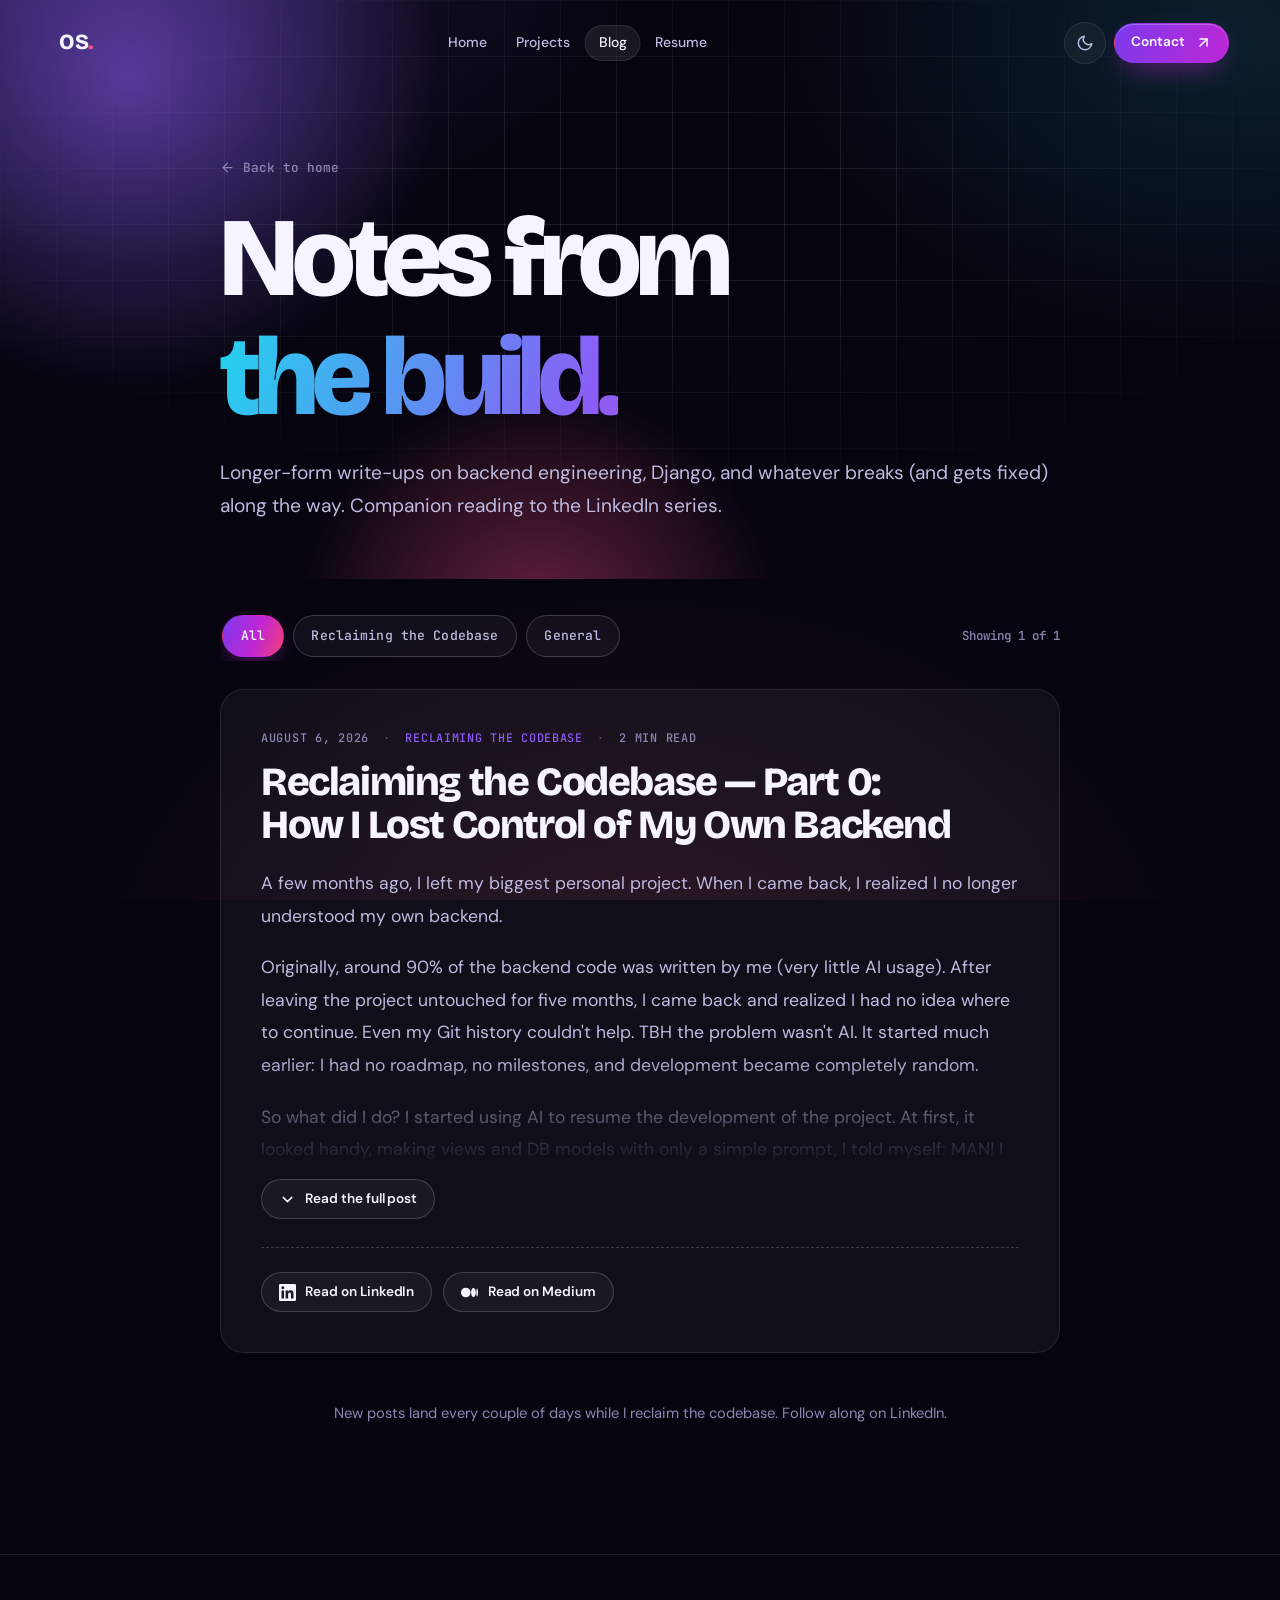
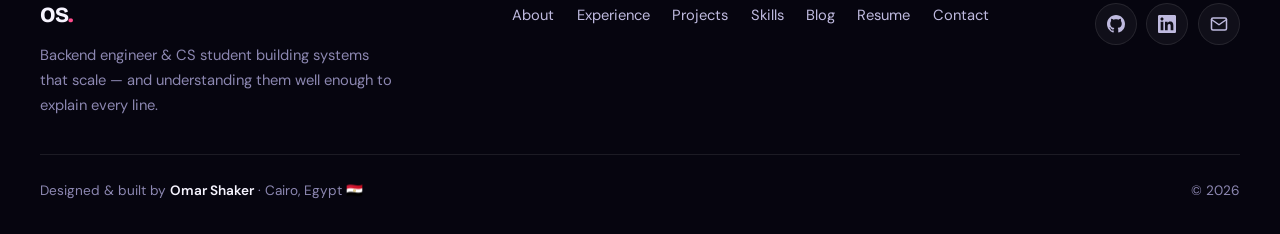
<file: blog.html>
<!DOCTYPE html>
<html lang="en" class="no-js" data-theme="dark">
<head>
<meta charset="UTF-8" />
<meta name="viewport" content="width=device-width, initial-scale=1, viewport-fit=cover" />
<title>Blog · Omar Shaker</title>
<meta name="description" content="Omar Shaker's blog — notes on backend engineering, Django, and building StoreHub in public." />
<meta name="robots" content="index, follow" />
<meta name="theme-color" content="#06050f" />
<meta name="color-scheme" content="dark light" />
<link rel="canonical" href="https://omar-shaker-elbana.github.io/blog.html" />
<meta property="og:site_name" content="Omar Shaker" />
<meta property="og:title" content="Blog · Omar Shaker" />
<meta property="og:description" content="Omar Shaker's blog — notes on backend engineering, Django, and building StoreHub in public." />
<meta property="og:type" content="website" />
<meta property="og:url" content="https://omar-shaker-elbana.github.io/blog.html" />
<meta property="og:image" content="https://omar-shaker-elbana.github.io/images/omar.jpg" />
<meta property="og:image:width" content="797" />
<meta property="og:image:height" content="1191" />
<meta name="twitter:card" content="summary_large_image" />
<meta name="twitter:title" content="Blog · Omar Shaker" />
<meta name="twitter:description" content="Omar Shaker's blog — notes on backend engineering, Django, and building StoreHub in public." />
<meta name="twitter:image" content="https://omar-shaker-elbana.github.io/images/omar.jpg" />
<link rel="icon" href="images/icon.png" type="image/png" />
<link rel="preconnect" href="https://fonts.googleapis.com" />
<link rel="preconnect" href="https://fonts.gstatic.com" crossorigin />
<link href="https://fonts.googleapis.com/css2?family=Bricolage+Grotesque:opsz,wght@12..96,500..800&family=DM+Sans:ital,opsz,wght@0,9..40,400..700;1,9..40,400&family=JetBrains+Mono:wght@400;500;600&display=swap" rel="stylesheet" />
<script>(function(d){var r=d.documentElement;r.className=r.className.replace('no-js','js');try{if(localStorage.getItem('theme')==='light')r.setAttribute('data-theme','light')}catch(e){}setTimeout(function(){if(!window.__portfolioReady)r.classList.add('reveal-fallback')},3500)})(document);</script>
<link rel="stylesheet" href="assets/css/style.css" />
</head>
<body>
<svg width="0" height="0" style="position:absolute" aria-hidden="true" focusable="false"><defs><symbol id="i-github" viewBox="0 0 24 24"><path d="M12 0C5.37 0 0 5.37 0 12c0 5.31 3.435 9.795 8.205 11.385.6.105.825-.255.825-.57 0-.285-.015-1.23-.015-2.235-3.015.555-3.795-.735-4.035-1.41-.135-.345-.72-1.41-1.23-1.695-.42-.225-1.02-.78-.015-.795.945-.015 1.62.87 1.845 1.23 1.08 1.815 2.805 1.305 3.495.99.105-.78.42-1.305.765-1.605-2.67-.3-5.46-1.335-5.46-5.925 0-1.305.465-2.385 1.23-3.225-.12-.3-.54-1.53.12-3.18 0 0 1.005-.315 3.3 1.23.96-.27 1.98-.405 3-.405s2.04.135 3 .405c2.295-1.56 3.3-1.23 3.3-1.23.66 1.65.24 2.88.12 3.18.765.84 1.23 1.905 1.23 3.225 0 4.605-2.805 5.625-5.475 5.925.435.375.81 1.095.81 2.22 0 1.605-.015 2.895-.015 3.3 0 .315.225.69.825.57A12.02 12.02 0 0024 12c0-6.63-5.37-12-12-12z"/></symbol><symbol id="i-linkedin" viewBox="0 0 24 24"><path d="M20.447 20.452h-3.554v-5.569c0-1.328-.027-3.037-1.852-3.037-1.853 0-2.136 1.445-2.136 2.939v5.667H9.351V9h3.414v1.561h.046c.477-.9 1.637-1.85 3.37-1.85 3.601 0 4.267 2.37 4.267 5.455v6.286zM5.337 7.433c-1.144 0-2.063-.926-2.063-2.065 0-1.138.92-2.063 2.063-2.063 1.14 0 2.064.925 2.064 2.063 0 1.139-.925 2.065-2.064 2.065zm1.782 13.019H3.555V9h3.564v11.452zM22.225 0H1.771C.792 0 0 .774 0 1.729v20.542C0 23.227.792 24 1.771 24h20.451C23.2 24 24 23.227 24 22.271V1.729C24 .774 23.2 0 22.222 0h.003z"/></symbol><symbol id="i-medium" viewBox="0 0 24 24"><path d="M13.54 12a6.8 6.8 0 01-6.77 6.82A6.8 6.8 0 010 12a6.8 6.8 0 016.77-6.82A6.8 6.8 0 0113.54 12zM20.96 12c0 3.54-1.51 6.42-3.38 6.42-1.87 0-3.39-2.88-3.39-6.42s1.52-6.42 3.39-6.42 3.38 2.88 3.38 6.42M24 12c0 3.17-.53 5.75-1.19 5.75-.66 0-1.19-2.58-1.19-5.75s.53-5.75 1.19-5.75C23.47 6.25 24 8.83 24 12z"/></symbol><symbol id="i-arrow-right" viewBox="0 0 24 24"><line x1="5" y1="12" x2="19" y2="12"/><polyline points="12 5 19 12 12 19"/></symbol><symbol id="i-arrow-left" viewBox="0 0 24 24"><line x1="19" y1="12" x2="5" y2="12"/><polyline points="12 19 5 12 12 5"/></symbol><symbol id="i-arrow-up-right" viewBox="0 0 24 24"><line x1="7" y1="17" x2="17" y2="7"/><polyline points="7 7 17 7 17 17"/></symbol><symbol id="i-arrow-up" viewBox="0 0 24 24"><line x1="12" y1="19" x2="12" y2="5"/><polyline points="5 12 12 5 19 12"/></symbol><symbol id="i-chevron-down" viewBox="0 0 24 24"><polyline points="6 9 12 15 18 9"/></symbol><symbol id="i-chevron-left" viewBox="0 0 24 24"><polyline points="15 18 9 12 15 6"/></symbol><symbol id="i-chevron-right" viewBox="0 0 24 24"><polyline points="9 18 15 12 9 6"/></symbol><symbol id="i-x" viewBox="0 0 24 24"><line x1="18" y1="6" x2="6" y2="18"/><line x1="6" y1="6" x2="18" y2="18"/></symbol><symbol id="i-sun" viewBox="0 0 24 24"><circle cx="12" cy="12" r="5"/><line x1="12" y1="1" x2="12" y2="3"/><line x1="12" y1="21" x2="12" y2="23"/><line x1="4.22" y1="4.22" x2="5.64" y2="5.64"/><line x1="18.36" y1="18.36" x2="19.78" y2="19.78"/><line x1="1" y1="12" x2="3" y2="12"/><line x1="21" y1="12" x2="23" y2="12"/><line x1="4.22" y1="19.78" x2="5.64" y2="18.36"/><line x1="18.36" y1="5.64" x2="19.78" y2="4.22"/></symbol><symbol id="i-moon" viewBox="0 0 24 24"><path d="M21 12.79A9 9 0 1 1 11.21 3 7 7 0 0 0 21 12.79z"/></symbol><symbol id="i-download" viewBox="0 0 24 24"><path d="M21 15v4a2 2 0 0 1-2 2H5a2 2 0 0 1-2-2v-4"/><polyline points="7 10 12 15 17 10"/><line x1="12" y1="15" x2="12" y2="3"/></symbol><symbol id="i-copy" viewBox="0 0 24 24"><rect x="9" y="9" width="13" height="13" rx="2"/><path d="M5 15H4a2 2 0 0 1-2-2V4a2 2 0 0 1 2-2h9a2 2 0 0 1 2 2v1"/></symbol><symbol id="i-mail" viewBox="0 0 24 24"><path d="M4 4h16c1.1 0 2 .9 2 2v12c0 1.1-.9 2-2 2H4c-1.1 0-2-.9-2-2V6c0-1.1.9-2 2-2z"/><polyline points="22,6 12,13 2,6"/></symbol><symbol id="i-file" viewBox="0 0 24 24"><path d="M14 2H6a2 2 0 0 0-2 2v16a2 2 0 0 0 2 2h12a2 2 0 0 0 2-2V8z"/><polyline points="14 2 14 8 20 8"/><line x1="16" y1="13" x2="8" y2="13"/><line x1="16" y1="17" x2="8" y2="17"/></symbol><symbol id="i-check" viewBox="0 0 24 24"><polyline points="20 6 9 17 4 12"/></symbol><symbol id="i-pin" viewBox="0 0 24 24"><path d="M21 10c0 7-9 13-9 13s-9-6-9-13a9 9 0 0 1 18 0z"/><circle cx="12" cy="10" r="3"/></symbol><symbol id="i-book" viewBox="0 0 24 24"><path d="M2 3h6a4 4 0 0 1 4 4v14a3 3 0 0 0-3-3H2z"/><path d="M22 3h-6a4 4 0 0 0-4 4v14a3 3 0 0 1 3-3h7z"/></symbol><symbol id="i-expand" viewBox="0 0 24 24"><polyline points="15 3 21 3 21 9"/><polyline points="9 21 3 21 3 15"/><line x1="21" y1="3" x2="14" y2="10"/><line x1="3" y1="21" x2="10" y2="14"/></symbol><symbol id="i-cap" viewBox="0 0 24 24"><path d="M22 10 12 5 2 10l10 5 10-5z"/><path d="M6 12v5c3 2 9 2 12 0v-5"/></symbol><symbol id="i-layers" viewBox="0 0 24 24"><polygon points="12 2 2 7 12 12 22 7 12 2"/><polyline points="2 17 12 22 22 17"/><polyline points="2 12 12 17 22 12"/></symbol><symbol id="i-zap" viewBox="0 0 24 24"><polygon points="13 2 3 14 12 14 11 22 21 10 12 10 13 2"/></symbol><symbol id="i-pen" viewBox="0 0 24 24"><path d="M12 20h9"/><path d="M16.5 3.5a2.121 2.121 0 0 1 3 3L7 19l-4 1 1-4L16.5 3.5z"/></symbol></defs></svg>
<a class="skip-link" href="#main">Skip to content</a>
<div class="scroll-progress" aria-hidden="true"></div>
<header class="site-header" id="header">
  <div class="nav-shell">
    <a class="brand" href="index.html" aria-label="Omar Shaker — home">OS<span class="brand-dot">.</span></a>
    <nav class="nav" aria-label="Primary">
      <ul class="nav-links">
        <li><a href="index.html">Home</a></li>
        <li><a href="projects.html">Projects</a></li>
        <li><a href="blog.html" aria-current="page">Blog</a></li>
        <li><a href="index.html#resume">Resume</a></li>
      </ul>
      <span class="nav-indicator" aria-hidden="true"></span>
    </nav>
    <div class="nav-actions">
      <button class="icon-btn theme-toggle" id="theme-toggle" type="button" aria-label="Toggle light / dark theme"><svg class="ico i-moon i-moon" aria-hidden="true" focusable="false"><use href="#i-moon"/></svg><svg class="ico i-sun i-sun" aria-hidden="true" focusable="false"><use href="#i-sun"/></svg></button>
      <a class="btn btn-primary btn-sm nav-cta" href="index.html#contact">Contact <svg class="ico i-arrow-up-right i-up-right" aria-hidden="true" focusable="false"><use href="#i-arrow-up-right"/></svg></a>
      <button class="menu-btn" id="menu-btn" type="button" aria-label="Open menu" aria-expanded="false" aria-controls="mobile-menu"><span></span><span></span></button>
    </div>
  </div>
</header>

<div class="mobile-menu" id="mobile-menu" role="dialog" aria-modal="true" aria-label="Site menu">
  <nav class="mobile-links" aria-label="Mobile">
      <a href="index.html" style="--i:0"><small>01</small>Home</a>
      <a href="projects.html" style="--i:1"><small>02</small>Projects</a>
      <a href="blog.html" style="--i:2"><small>03</small>Blog</a>
      <a href="index.html#resume" style="--i:3"><small>04</small>Resume</a>
      <a href="index.html#contact" style="--i:4"><small>05</small>Contact</a>
  </nav>
  <div class="mobile-foot">
    <a class="icon-btn" href="https://github.com/Omar-Shaker-Elbana" target="_blank" rel="noopener" aria-label="GitHub"><svg class="ico i-github ico-fill" aria-hidden="true" focusable="false"><use href="#i-github"/></svg></a>
    <a class="icon-btn" href="https://www.linkedin.com/in/omar-shaker-elbana/" target="_blank" rel="noopener" aria-label="LinkedIn"><svg class="ico i-linkedin ico-fill" aria-hidden="true" focusable="false"><use href="#i-linkedin"/></svg></a>
    <a class="icon-btn" href="mailto:omarshaker082@gmail.com" aria-label="Email"><svg class="ico i-mail" aria-hidden="true" focusable="false"><use href="#i-mail"/></svg></a>
  </div>
</div>

<main id="main">
  <section class="page-hero acc-violet" aria-labelledby="page-title">
    <div class="hero-bg" aria-hidden="true"><div class="hero-grid"></div><span class="orb orb-1"></span><span class="orb orb-3"></span></div>
    <div class="blog-wrap">
      <a class="crumb" href="index.html"><svg class="ico i-arrow-left" aria-hidden="true" focusable="false"><use href="#i-arrow-left"/></svg> Back to home</a>
      <h1 class="page-title" id="page-title"><span class="line"><span>Notes from</span></span><span class="line"><span class="grad-text">the build.</span></span></h1>
      <p class="page-lede">Longer-form write-ups on backend engineering, Django, and whatever breaks (and gets fixed) along the way. Companion reading to the LinkedIn series.</p>
    </div>
  </section>

  <section class="section" style="padding-top:clamp(1rem,3vw,2rem)" aria-label="Posts">
    <div class="blog-wrap">
      <div class="filter-bar" data-reveal="up">
        <div class="filters" role="group" aria-label="Filter posts by category">
          <button class="filter" type="button" data-filter="all" aria-pressed="true">All</button>
          <button class="filter" type="button" data-filter="codebase" aria-pressed="false">Reclaiming the Codebase</button>
          <button class="filter" type="button" data-filter="general" aria-pressed="false">General</button>
        </div>
        <p class="result-count" aria-live="polite">Showing 1 of 1</p>
      </div>
      <div class="blog-list">
        <article class="card post acc-violet" data-cats="codebase" data-reveal="up">
          <div class="post-meta"><time>August 6, 2026</time><span class="sep">·</span><span class="tag">Reclaiming the Codebase</span><span class="sep">·</span><span>2 min read</span></div>
          <h2 class="post-title">Reclaiming the Codebase — Part 0: How I Lost Control of My Own Backend</h2>
          <div class="post-body" data-collapsible>
            <p>A few months ago, I left my biggest personal project. When I came back, I realized I no longer understood my own backend.</p><p>Originally, around 90% of the backend code was written by me (very little AI usage). After leaving the project untouched for five months, I came back and realized I had no idea where to continue. Even my Git history couldn't help. TBH the problem wasn't AI. It started much earlier: I had no roadmap, no milestones, and development became completely random.</p><p>So what did I do? I started using AI to resume the development of the project. At first, it looked handy, making views and DB models with only a simple prompt, I told myself: MAN! I was in denial for not using Claude and for writing most of the code myself at first!</p><p>Then a problem became vivid: too many views and DB models were scripted with little review from my side, a mistake I admit and regret too much. I told myself it is time to stop being lazy and review the code at that stage. But every view depended on several functions, models, and utilities. Reviewing a single endpoint meant tracing code across the project. Django, the framework I'd been using for years, suddenly felt intimidating.</p><p>If AI made that mess then AI can understand that mess, right? That was what I told myself. And I was wrong. AI started misunderstanding the code and even edited the code blocks it generated at first. I would be talking to Claude on 2 different chats and the answers would be different. Honestly, I would not blame any AI tool for that, a clear roadmap or set of actions was not there, AI was just improvising.</p><p>Then I lost hope in the whole thing, the project I thought would be the biggest in my portfolio was over, it felt like all the effort was wasted! I tried to fix as much as I could, but procrastination kicked in. For sometime, I did not open VS Code just because the code looked INTIMIDATING. AI did not ruin the project, it just accelerated the consequences of my plan.</p><p>And here comes the role of this series, by sharing updates as I go, I will force myself to improve the code and eventually reclaim the codebase. These posts will be a commitment device, as James Clear said in his book "Atomic Habits" (amazing book btw, recommend you read it).</p><p>So as for today (August 6, 2026), the project stands on commit <a class="post-inline-link" href="https://github.com/Omar-Shaker-Elbana/Store_Hub/commit/87bac7e5a90045af0c0aa3b9a6dd0c67f5cf7664" rel="noopener" target="_blank">#102</a>. <a class="post-inline-link" href="https://github.com/Omar-Shaker-Elbana/Store_Hub" rel="noopener" target="_blank">Full repo</a></p><p>Every couple of days, I'll refactor one piece of the backend, explain what was wrong, what I learned, and how I fixed it. Let's see if I can reclaim this codebase!</p>
          </div>
          <button class="btn btn-sm post-more" type="button" hidden><svg class="ico i-chevron-down" aria-hidden="true" focusable="false"><use href="#i-chevron-down"/></svg><span>Read the full post</span></button>
          <div class="post-links"><a class="btn btn-sm" href="https://www.linkedin.com/feed/update/urn:li:activity:7491101290723258368/" target="_blank" rel="noopener"><svg class="ico i-linkedin ico-fill" aria-hidden="true" focusable="false"><use href="#i-linkedin"/></svg> Read on LinkedIn</a><a class="btn btn-sm" href="https://medium.com/@omarmohamedshaker/reclaiming-the-codebase-part-0-how-i-lost-control-of-my-own-backend-8e154b401984" target="_blank" rel="noopener"><svg class="ico i-medium ico-fill" aria-hidden="true" focusable="false"><use href="#i-medium"/></svg> Read on Medium</a></div>
        </article>
        <p class="empty">Nothing in this category yet — more posts are on the way.</p>
      </div>
      <p class="blog-foot">New posts land every couple of days while I reclaim the codebase. Follow along on LinkedIn.</p>
    </div>
  </section>
</main>

<footer class="site-footer">
  <div class="container">
    <div class="footer-inner">
      <div class="footer-brand">
        <a class="brand" href="index.html#hero" aria-label="Back to top">OS<span class="brand-dot">.</span></a>
        <p>Backend engineer &amp; CS student building systems that scale — and understanding them well enough to explain every line.</p>
      </div>
      <nav class="footer-links" aria-label="Footer">
        <a href="index.html#about">About</a><a href="index.html#experience">Experience</a><a href="projects.html">Projects</a>
        <a href="index.html#skills">Skills</a><a href="blog.html">Blog</a><a href="index.html#resume">Resume</a><a href="index.html#contact">Contact</a>
      </nav>
      <div class="footer-social">
        <a class="icon-btn" href="https://github.com/Omar-Shaker-Elbana" target="_blank" rel="noopener" aria-label="GitHub"><svg class="ico i-github ico-fill" aria-hidden="true" focusable="false"><use href="#i-github"/></svg></a>
        <a class="icon-btn" href="https://www.linkedin.com/in/omar-shaker-elbana/" target="_blank" rel="noopener" aria-label="LinkedIn"><svg class="ico i-linkedin ico-fill" aria-hidden="true" focusable="false"><use href="#i-linkedin"/></svg></a>
        <a class="icon-btn" href="mailto:omarshaker082@gmail.com" aria-label="Email"><svg class="ico i-mail" aria-hidden="true" focusable="false"><use href="#i-mail"/></svg></a>
      </div>
    </div>
    <div class="footer-bottom">
      <span>Designed &amp; built by <b>Omar Shaker</b> · Cairo, Egypt 🇪🇬</span>
      <span>© <span data-year>2026</span></span>
    </div>
  </div>
</footer><button class="to-top" type="button" aria-label="Back to top"><svg class="ico i-arrow-up" aria-hidden="true" focusable="false"><use href="#i-arrow-up"/></svg></button>
<div class="toast" role="status" aria-live="polite"><svg class="ico i-check" aria-hidden="true" focusable="false"><use href="#i-check"/></svg><span></span></div>

<script src="assets/js/main.js" defer></script>
</body>
</html>
</file>
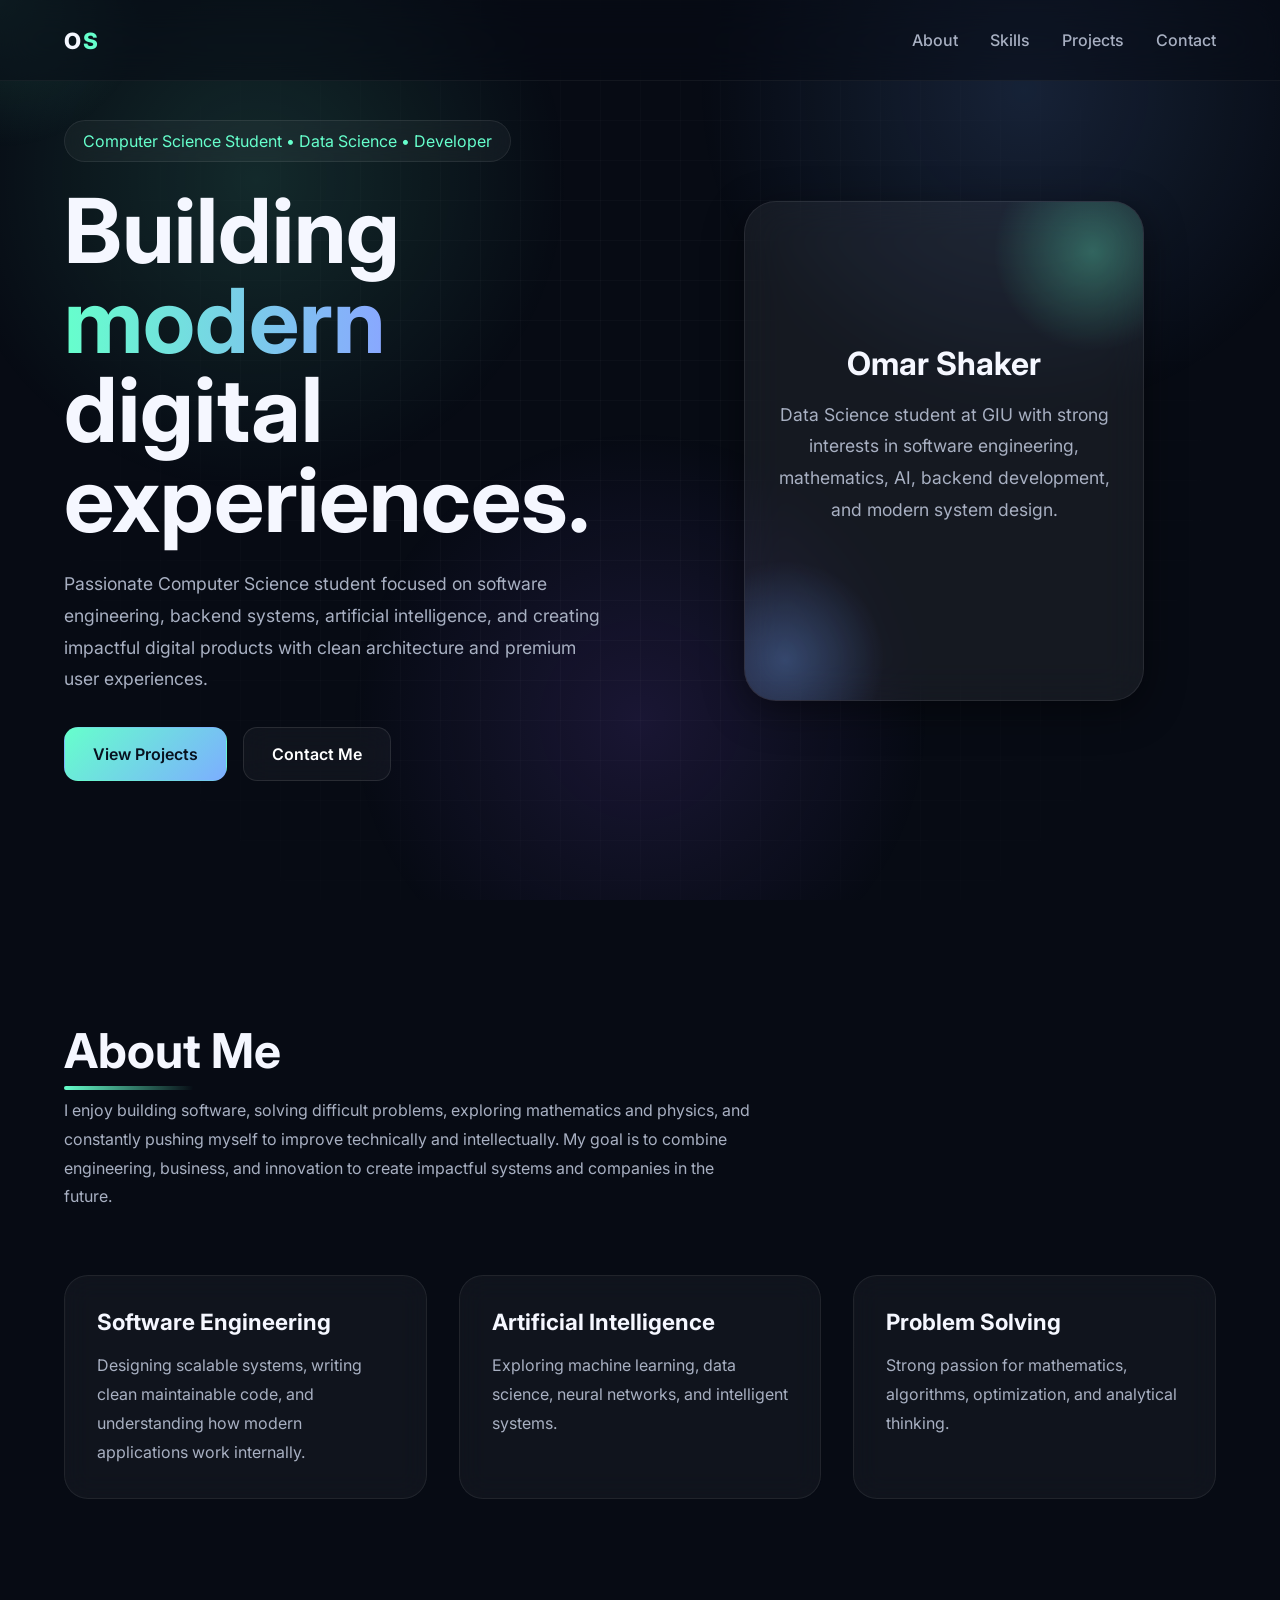
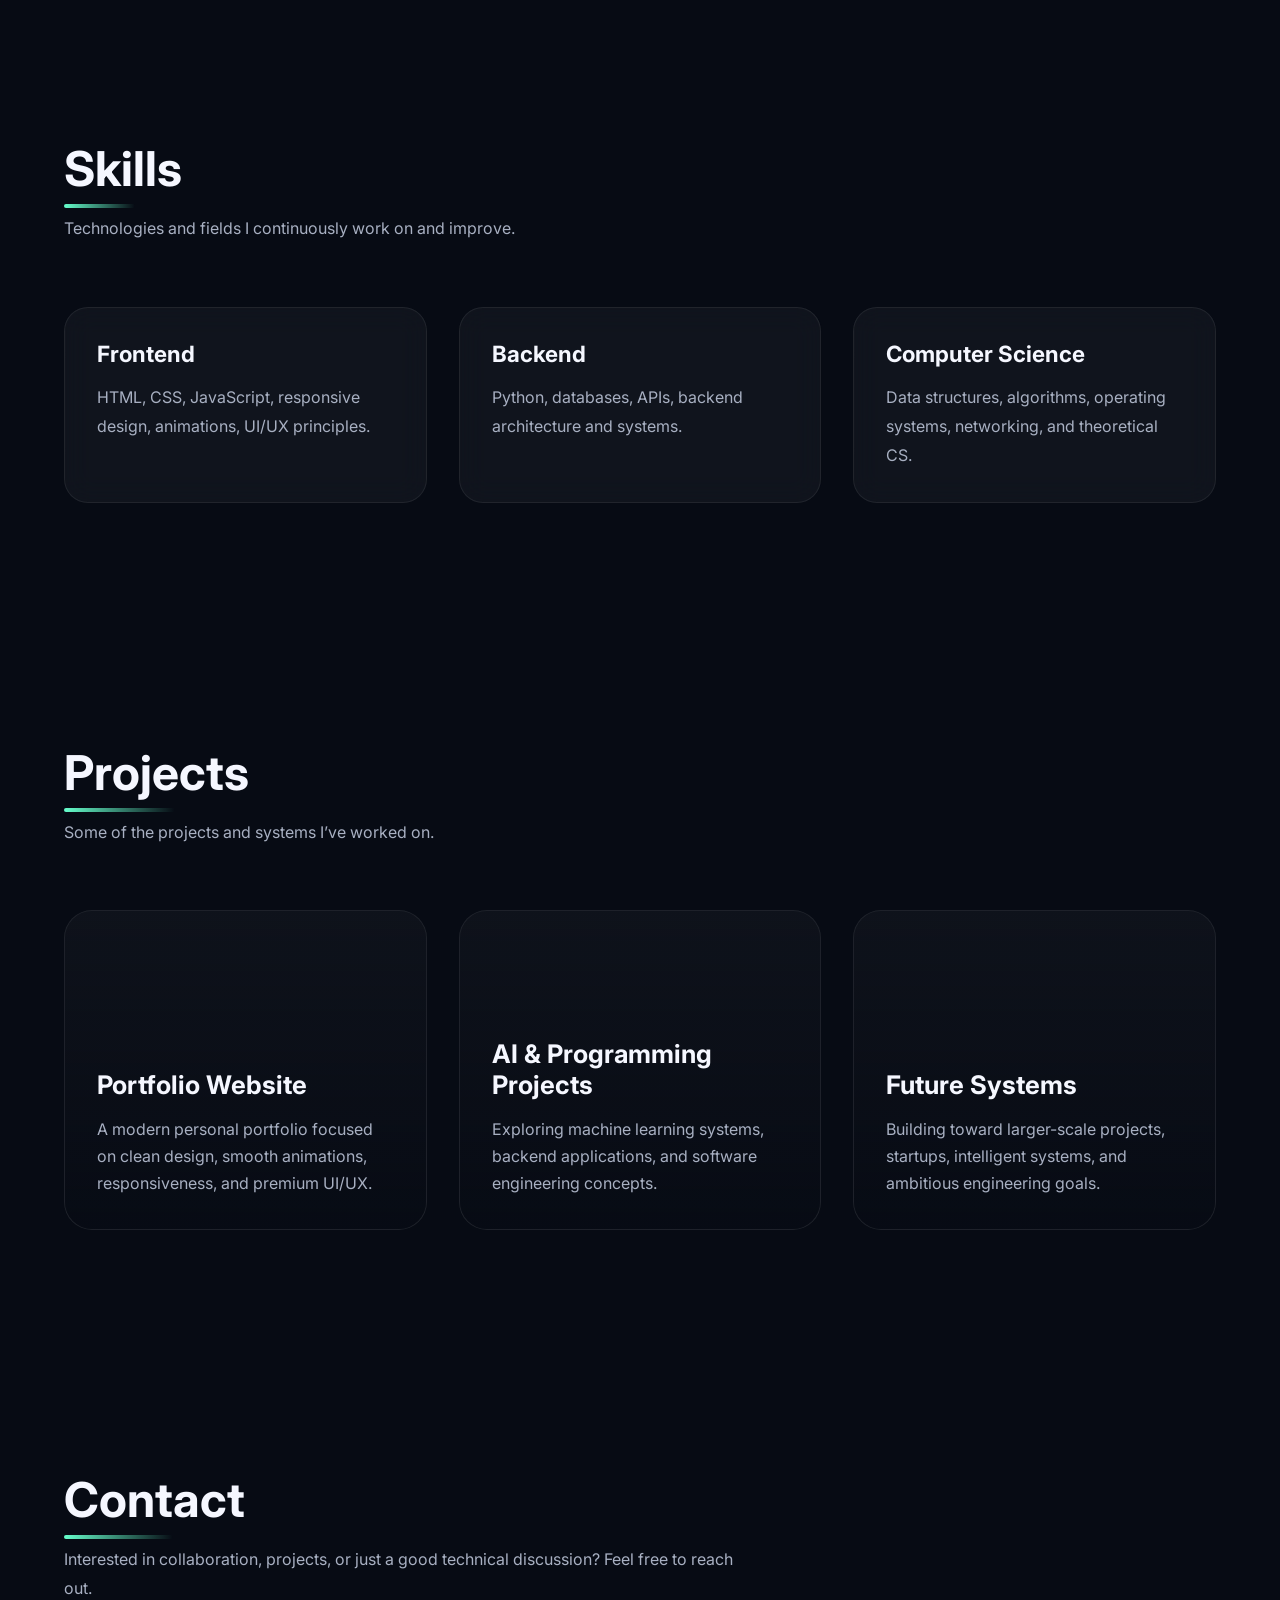
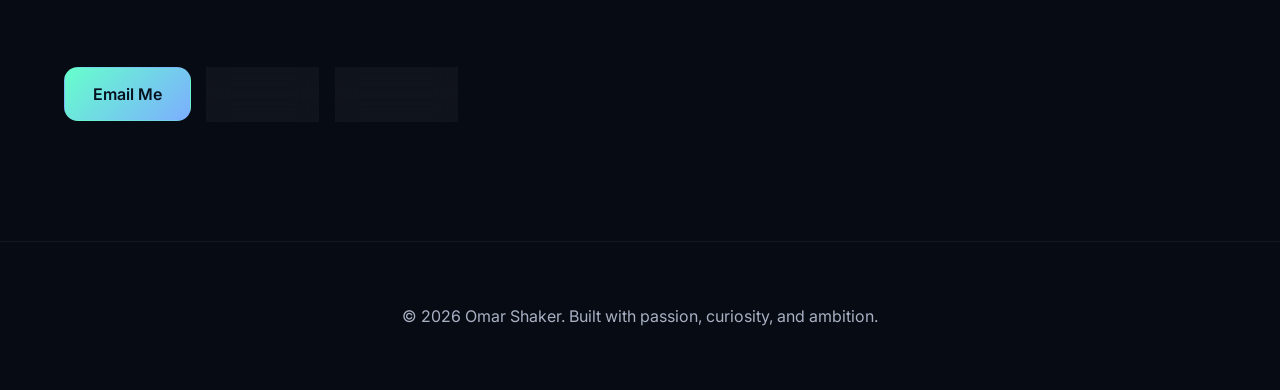
<file: new.html>
<!DOCTYPE html>
<html lang="en">
<head>
  <meta charset="UTF-8" />
  <meta name="viewport" content="width=device-width, initial-scale=1.0" />

  <title>Omar Shaker | Portfolio</title>

  <link rel="preconnect" href="https://fonts.googleapis.com">
  <link rel="preconnect" href="https://fonts.gstatic.com" crossorigin>

  <link href="https://fonts.googleapis.com/css2?family=Inter:wght@300;400;500;600;700;800&display=swap" rel="stylesheet">

  <style>

    *{
      margin:0;
      padding:0;
      box-sizing:border-box;
      scroll-behavior:smooth;
    }

    :root{
      --bg:#070b14;
      --card:rgba(255,255,255,0.05);
      --border:rgba(255,255,255,0.08);
      --text:#f5f7ff;
      --muted:#a8b0c2;
      --accent:#66ffcc;
      --accent2:#6ea8ff;
      --shadow:0 10px 40px rgba(0,0,0,0.45);
    }

    body{
      background:var(--bg);
      color:var(--text);
      font-family:'Inter',sans-serif;
      overflow-x:hidden;
      position:relative;
    }

    body::before{
      content:"";
      position:fixed;
      inset:0;
      background:
      radial-gradient(circle at 20% 20%, rgba(102,255,204,0.13), transparent 25%),
      radial-gradient(circle at 80% 10%, rgba(110,168,255,0.15), transparent 25%),
      radial-gradient(circle at 50% 80%, rgba(138,92,246,0.14), transparent 30%);
      z-index:-2;
    }

    body::after{
      content:"";
      position:fixed;
      inset:0;
      background-image:
      linear-gradient(rgba(255,255,255,0.025) 1px, transparent 1px),
      linear-gradient(90deg, rgba(255,255,255,0.025) 1px, transparent 1px);
      background-size:40px 40px;
      z-index:-1;
      mask-image: radial-gradient(circle at center, black 30%, transparent 85%);
    }

    .cursor-glow{
      position:fixed;
      width:300px;
      height:300px;
      border-radius:50%;
      background:radial-gradient(circle, rgba(102,255,204,0.14), transparent 70%);
      pointer-events:none;
      transform:translate(-50%,-50%);
      z-index:0;
    }

    nav{
      width:100%;
      position:fixed;
      top:0;
      left:0;
      z-index:1000;
      backdrop-filter:blur(20px);
      background:rgba(7,11,20,0.5);
      border-bottom:1px solid rgba(255,255,255,0.05);
    }

    .nav-container{
      width:min(1200px,90%);
      margin:auto;
      height:80px;
      display:flex;
      justify-content:space-between;
      align-items:center;
    }

    .logo{
      font-size:1.4rem;
      font-weight:800;
      letter-spacing:2px;
    }

    .logo span{
      color:var(--accent);
    }

    .nav-links{
      display:flex;
      gap:2rem;
    }

    .nav-links a{
      text-decoration:none;
      color:var(--muted);
      transition:0.3s;
      position:relative;
      font-weight:500;
    }

    .nav-links a:hover{
      color:white;
    }

    .nav-links a::after{
      content:"";
      position:absolute;
      left:0;
      bottom:-5px;
      width:0%;
      height:2px;
      background:var(--accent);
      transition:0.3s;
    }

    .nav-links a:hover::after{
      width:100%;
    }

    section{
      width:min(1200px,90%);
      margin:auto;
      padding:120px 0;
      position:relative;
      z-index:2;
    }

    .hero{
      min-height:100vh;
      display:flex;
      align-items:center;
      justify-content:space-between;
      gap:4rem;
    }

    .hero-left{
      flex:1;
    }

    .hero-tag{
      display:inline-block;
      padding:10px 18px;
      border:1px solid rgba(255,255,255,0.08);
      background:rgba(255,255,255,0.04);
      border-radius:999px;
      margin-bottom:1.5rem;
      color:var(--accent);
      backdrop-filter:blur(12px);
    }

    .hero h1{
      font-size:clamp(3rem,7vw,6rem);
      line-height:1;
      margin-bottom:1.5rem;
    }

    .hero h1 span{
      background:linear-gradient(to right,var(--accent),#89a7ff);
      -webkit-background-clip:text;
      color:transparent;
    }

    .hero p{
      color:var(--muted);
      line-height:1.8;
      font-size:1.1rem;
      max-width:650px;
      margin-bottom:2rem;
    }

    .hero-buttons{
      display:flex;
      gap:1rem;
      flex-wrap:wrap;
    }

    .btn{
      padding:16px 28px;
      border-radius:14px;
      text-decoration:none;
      transition:0.35s;
      font-weight:600;
      border:1px solid transparent;
    }

    .btn-primary{
      background:linear-gradient(135deg,var(--accent),#7caeff);
      color:#07111f;
    }

    .btn-primary:hover{
      transform:translateY(-4px);
      box-shadow:0 15px 40px rgba(102,255,204,0.2);
    }

    .btn-secondary{
      border:1px solid rgba(255,255,255,0.1);
      color:white;
      background:rgba(255,255,255,0.04);
      backdrop-filter:blur(14px);
    }

    .btn-secondary:hover{
      background:rgba(255,255,255,0.08);
      transform:translateY(-4px);
    }

    .hero-right{
      flex:1;
      display:flex;
      justify-content:center;
      align-items:center;
      position:relative;
    }

    .glass-card{
      width:400px;
      height:500px;
      border-radius:32px;
      background:rgba(255,255,255,0.06);
      border:1px solid rgba(255,255,255,0.08);
      backdrop-filter:blur(20px);
      box-shadow:var(--shadow);
      position:relative;
      overflow:hidden;
      animation:float 6s ease-in-out infinite;
    }

    .glass-card::before{
      content:"";
      position:absolute;
      width:200px;
      height:200px;
      background:radial-gradient(circle, rgba(102,255,204,0.3), transparent 70%);
      top:-50px;
      right:-50px;
    }

    .glass-card::after{
      content:"";
      position:absolute;
      width:200px;
      height:200px;
      background:radial-gradient(circle, rgba(110,168,255,0.3), transparent 70%);
      bottom:-60px;
      left:-60px;
    }

    .card-content{
      position:absolute;
      inset:0;
      display:flex;
      flex-direction:column;
      justify-content:center;
      align-items:center;
      text-align:center;
      padding:2rem;
    }

    .card-content h2{
      font-size:2rem;
      margin-bottom:1rem;
    }

    .card-content p{
      color:var(--muted);
      line-height:1.8;
    }

    .section-title{
      font-size:3rem;
      margin-bottom:1rem;
      position:relative;
      display:inline-block;
    }

    .section-title::after{
      content:"";
      position:absolute;
      left:0;
      bottom:-10px;
      width:60%;
      height:4px;
      border-radius:20px;
      background:linear-gradient(to right,var(--accent),transparent);
    }

    .section-sub{
      color:var(--muted);
      max-width:700px;
      margin-bottom:4rem;
      line-height:1.8;
    }

    .grid{
      display:grid;
      grid-template-columns:repeat(auto-fit,minmax(280px,1fr));
      gap:2rem;
    }

    .card{
      padding:2rem;
      background:rgba(255,255,255,0.04);
      border:1px solid rgba(255,255,255,0.07);
      border-radius:24px;
      transition:0.4s;
      backdrop-filter:blur(14px);
      position:relative;
      overflow:hidden;
    }

    .card::before{
      content:"";
      position:absolute;
      inset:0;
      background:linear-gradient(130deg, transparent, rgba(255,255,255,0.04), transparent);
      transform:translateX(-100%);
      transition:0.7s;
    }

    .card:hover::before{
      transform:translateX(100%);
    }

    .card:hover{
      transform:translateY(-10px);
      border-color:rgba(102,255,204,0.25);
      box-shadow:0 20px 50px rgba(0,0,0,0.35);
    }

    .card h3{
      margin-bottom:1rem;
      font-size:1.4rem;
    }

    .card p{
      color:var(--muted);
      line-height:1.8;
    }

    .projects{
      display:grid;
      grid-template-columns:repeat(auto-fit,minmax(340px,1fr));
      gap:2rem;
    }

    .project{
      position:relative;
      overflow:hidden;
      border-radius:28px;
      background:rgba(255,255,255,0.04);
      border:1px solid rgba(255,255,255,0.06);
      min-height:320px;
      transition:0.4s;
    }

    .project:hover{
      transform:translateY(-10px);
    }

    .project-content{
      padding:2rem;
      position:absolute;
      inset:0;
      display:flex;
      flex-direction:column;
      justify-content:flex-end;
      background:linear-gradient(to top, rgba(7,11,20,0.95), rgba(7,11,20,0.2));
    }

    .project h3{
      font-size:1.6rem;
      margin-bottom:1rem;
    }

    .project p{
      color:var(--muted);
      line-height:1.7;
    }

    footer{
      padding:4rem 0;
      text-align:center;
      border-top:1px solid rgba(255,255,255,0.06);
      color:var(--muted);
    }

    .reveal{
      opacity:0;
      transform:translateY(40px);
      transition:1s;
    }

    .reveal.active{
      opacity:1;
      transform:translateY(0);
    }

    @keyframes float{
      0%{
        transform:translateY(0px);
      }
      50%{
        transform:translateY(-18px);
      }
      100%{
        transform:translateY(0px);
      }
    }

    @media(max-width:900px){

      .hero{
        flex-direction:column;
        text-align:center;
        padding-top:120px;
      }

      .hero-buttons{
        justify-content:center;
      }

      .nav-links{
        display:none;
      }

      .glass-card{
        width:100%;
        max-width:380px;
      }

      .section-title{
        font-size:2.4rem;
      }
    }

  </style>
</head>

<body>

<div class="cursor-glow"></div>

<nav>
  <div class="nav-container">
    <div class="logo">O<span>S</span></div>

    <div class="nav-links">
      <a href="#about">About</a>
      <a href="#skills">Skills</a>
      <a href="#projects">Projects</a>
      <a href="#contact">Contact</a>
    </div>
  </div>
</nav>

<section class="hero">

  <div class="hero-left reveal">

    <div class="hero-tag">
      Computer Science Student • Data Science • Developer
    </div>

    <h1>
      Building <span>modern</span><br>
      digital experiences.
    </h1>

    <p>
      Passionate Computer Science student focused on software engineering,
      backend systems, artificial intelligence, and creating impactful
      digital products with clean architecture and premium user experiences.
    </p>

    <div class="hero-buttons">
      <a href="#projects" class="btn btn-primary">View Projects</a>
      <a href="#contact" class="btn btn-secondary">Contact Me</a>
    </div>

  </div>

  <div class="hero-right reveal">

    <div class="glass-card">
      <div class="card-content">
        <h2>Omar Shaker</h2>

        <p>
          Data Science student at GIU with strong interests in
          software engineering, mathematics, AI, backend development,
          and modern system design.
        </p>
      </div>
    </div>

  </div>

</section>

<section id="about">

  <h2 class="section-title reveal">About Me</h2>

  <p class="section-sub reveal">
    I enjoy building software, solving difficult problems,
    exploring mathematics and physics, and constantly pushing
    myself to improve technically and intellectually.
    My goal is to combine engineering, business, and innovation
    to create impactful systems and companies in the future.
  </p>

  <div class="grid">

    <div class="card reveal">
      <h3>Software Engineering</h3>
      <p>
        Designing scalable systems, writing clean maintainable code,
        and understanding how modern applications work internally.
      </p>
    </div>

    <div class="card reveal">
      <h3>Artificial Intelligence</h3>
      <p>
        Exploring machine learning, data science,
        neural networks, and intelligent systems.
      </p>
    </div>

    <div class="card reveal">
      <h3>Problem Solving</h3>
      <p>
        Strong passion for mathematics, algorithms,
        optimization, and analytical thinking.
      </p>
    </div>

  </div>

</section>

<section id="skills">

  <h2 class="section-title reveal">Skills</h2>

  <p class="section-sub reveal">
    Technologies and fields I continuously work on and improve.
  </p>

  <div class="grid">

    <div class="card reveal">
      <h3>Frontend</h3>
      <p>
        HTML, CSS, JavaScript, responsive design,
        animations, UI/UX principles.
      </p>
    </div>

    <div class="card reveal">
      <h3>Backend</h3>
      <p>
        Python, databases, APIs,
        backend architecture and systems.
      </p>
    </div>

    <div class="card reveal">
      <h3>Computer Science</h3>
      <p>
        Data structures, algorithms,
        operating systems, networking,
        and theoretical CS.
      </p>
    </div>

  </div>

</section>

<section id="projects">

  <h2 class="section-title reveal">Projects</h2>

  <p class="section-sub reveal">
    Some of the projects and systems I’ve worked on.
  </p>

  <div class="projects">

    <div class="project reveal">
      <div class="project-content">
        <h3>Portfolio Website</h3>

        <p>
          A modern personal portfolio focused on clean design,
          smooth animations, responsiveness, and premium UI/UX.
        </p>
      </div>
    </div>

    <div class="project reveal">
      <div class="project-content">
        <h3>AI & Programming Projects</h3>

        <p>
          Exploring machine learning systems,
          backend applications, and software engineering concepts.
        </p>
      </div>
    </div>

    <div class="project reveal">
      <div class="project-content">
        <h3>Future Systems</h3>

        <p>
          Building toward larger-scale projects,
          startups, intelligent systems,
          and ambitious engineering goals.
        </p>
      </div>
    </div>

  </div>

</section>

<section id="contact">

  <h2 class="section-title reveal">Contact</h2>

  <p class="section-sub reveal">
    Interested in collaboration, projects,
    or just a good technical discussion?
    Feel free to reach out.
  </p>

  <div class="hero-buttons reveal">
    <a href="mailto:youremail@example.com" class="btn btn-primary">
      Email Me
    </a>

    <a href="https://github.com/" target="_blank" class="btn btn-secondary">
      GitHub
    </a>

    <a href="https://linkedin.com/" target="_blank" class="btn btn-secondary">
      LinkedIn
    </a>
  </div>

</section>

<footer>
  © 2026 Omar Shaker. Built with passion, curiosity, and ambition.
</footer>

<script>

  const reveals = document.querySelectorAll(".reveal");

  window.addEventListener("scroll", () => {

    reveals.forEach((el) => {

      const windowHeight = window.innerHeight;
      const elementTop = el.getBoundingClientRect().top;

      if(elementTop < windowHeight - 100){
        el.classList.add("active");
      }

    });

  });

  const glow = document.querySelector(".cursor-glow");

  document.addEventListener("mousemove", (e)=>{

    glow.style.left = e.clientX + "px";
    glow.style.top = e.clientY + "px";

  });

</script>

</body>
</html>
</file>
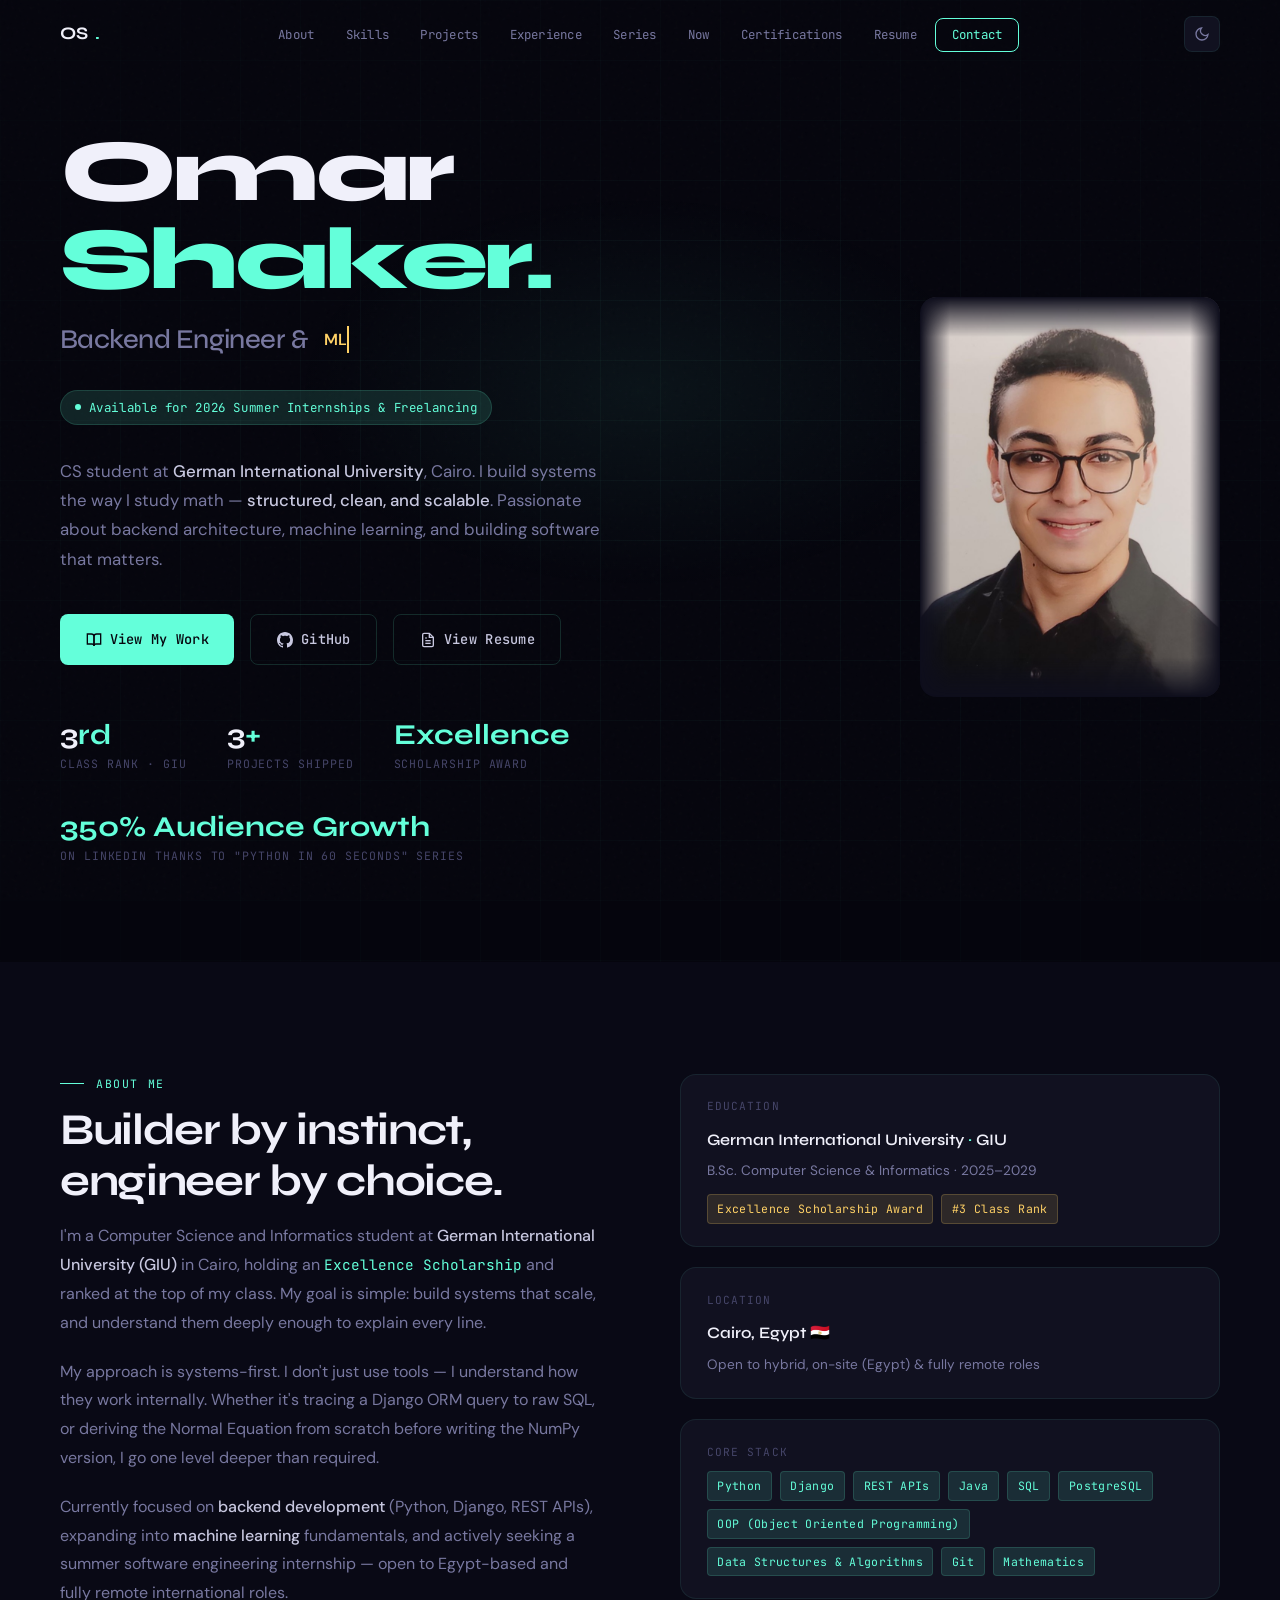
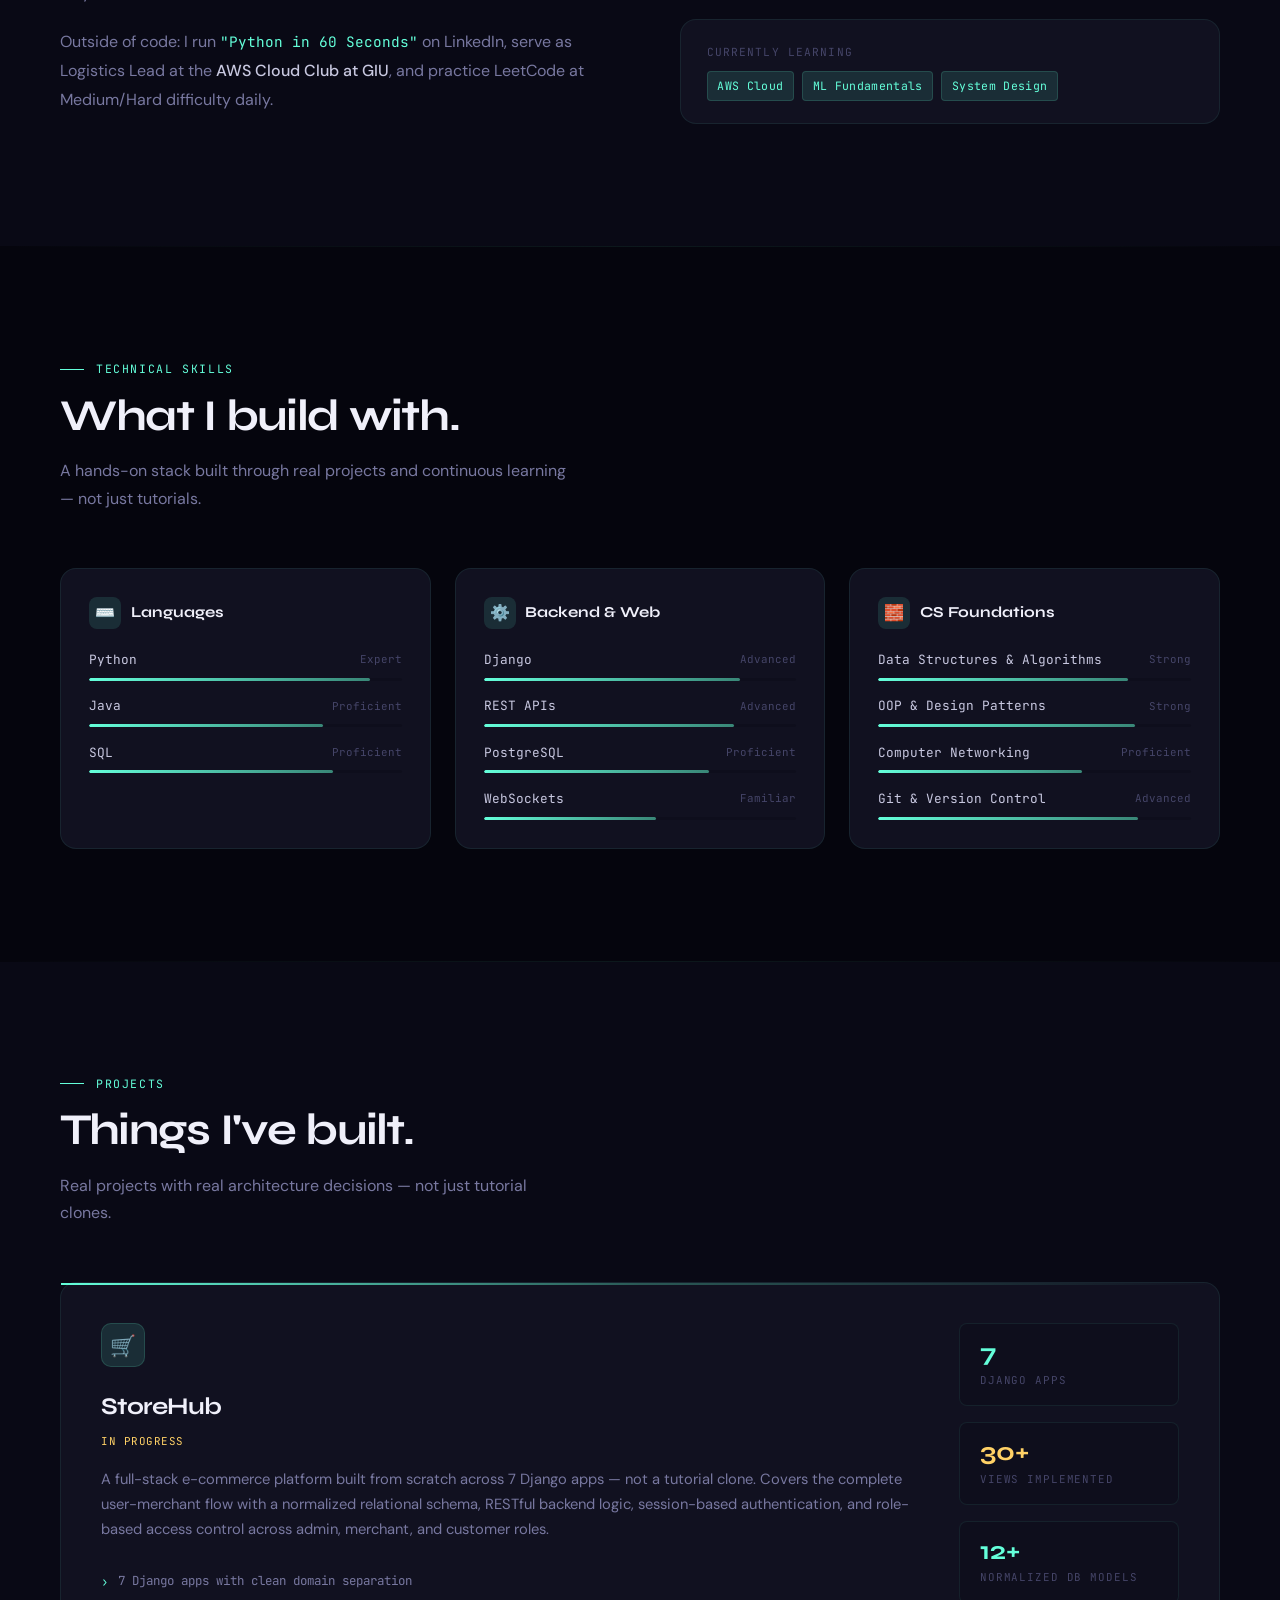
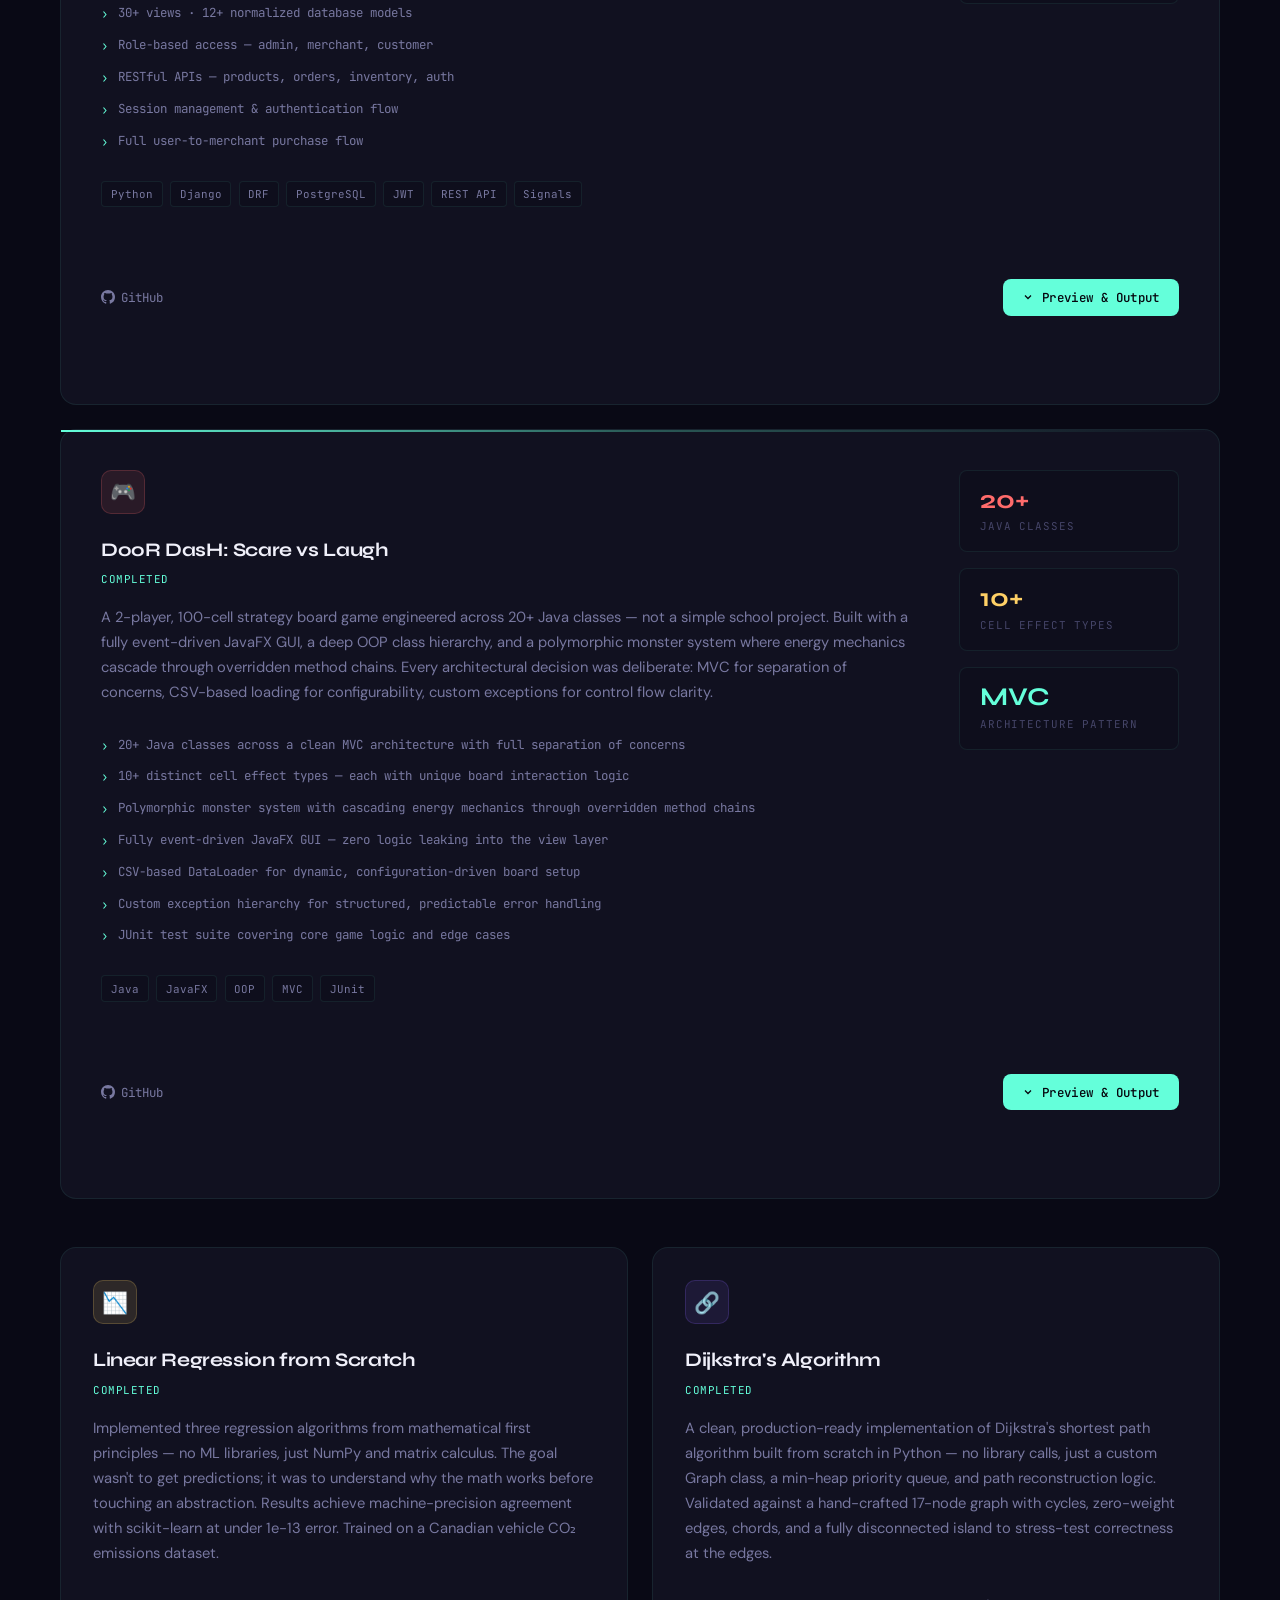
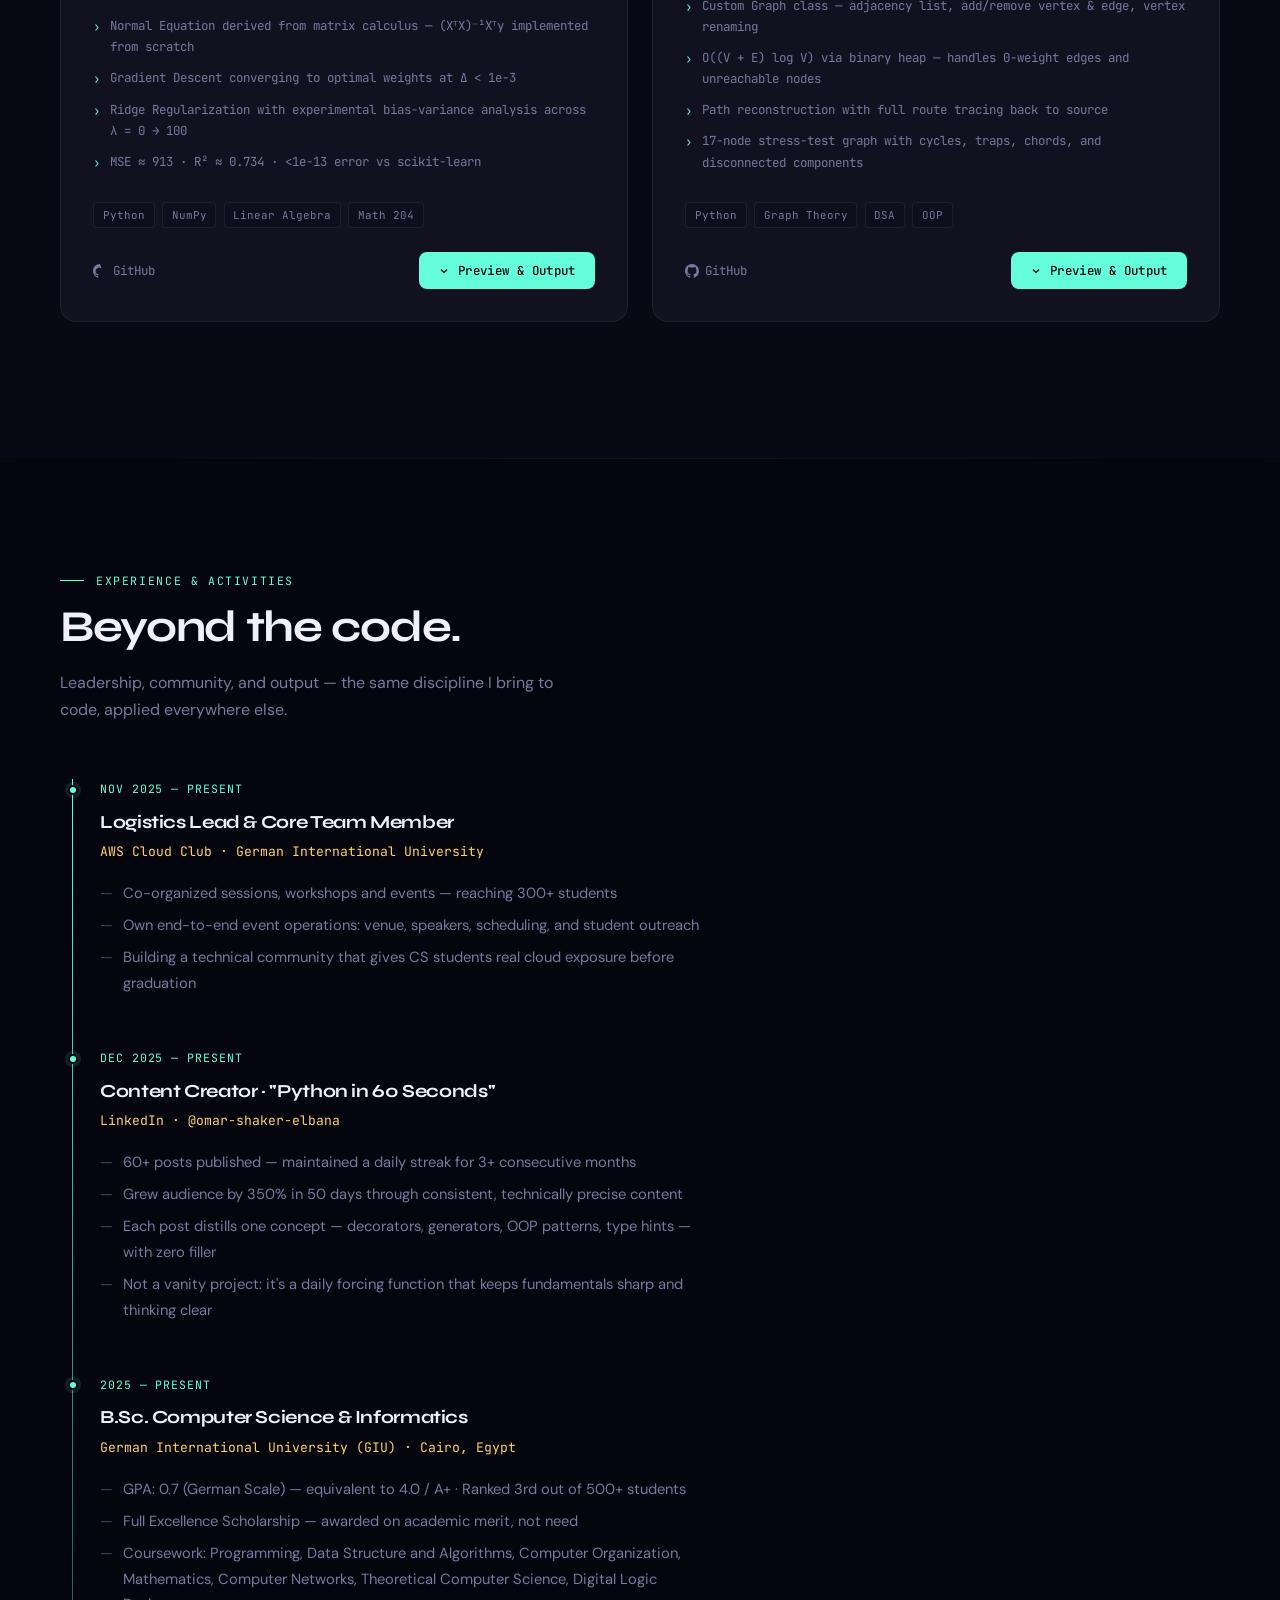
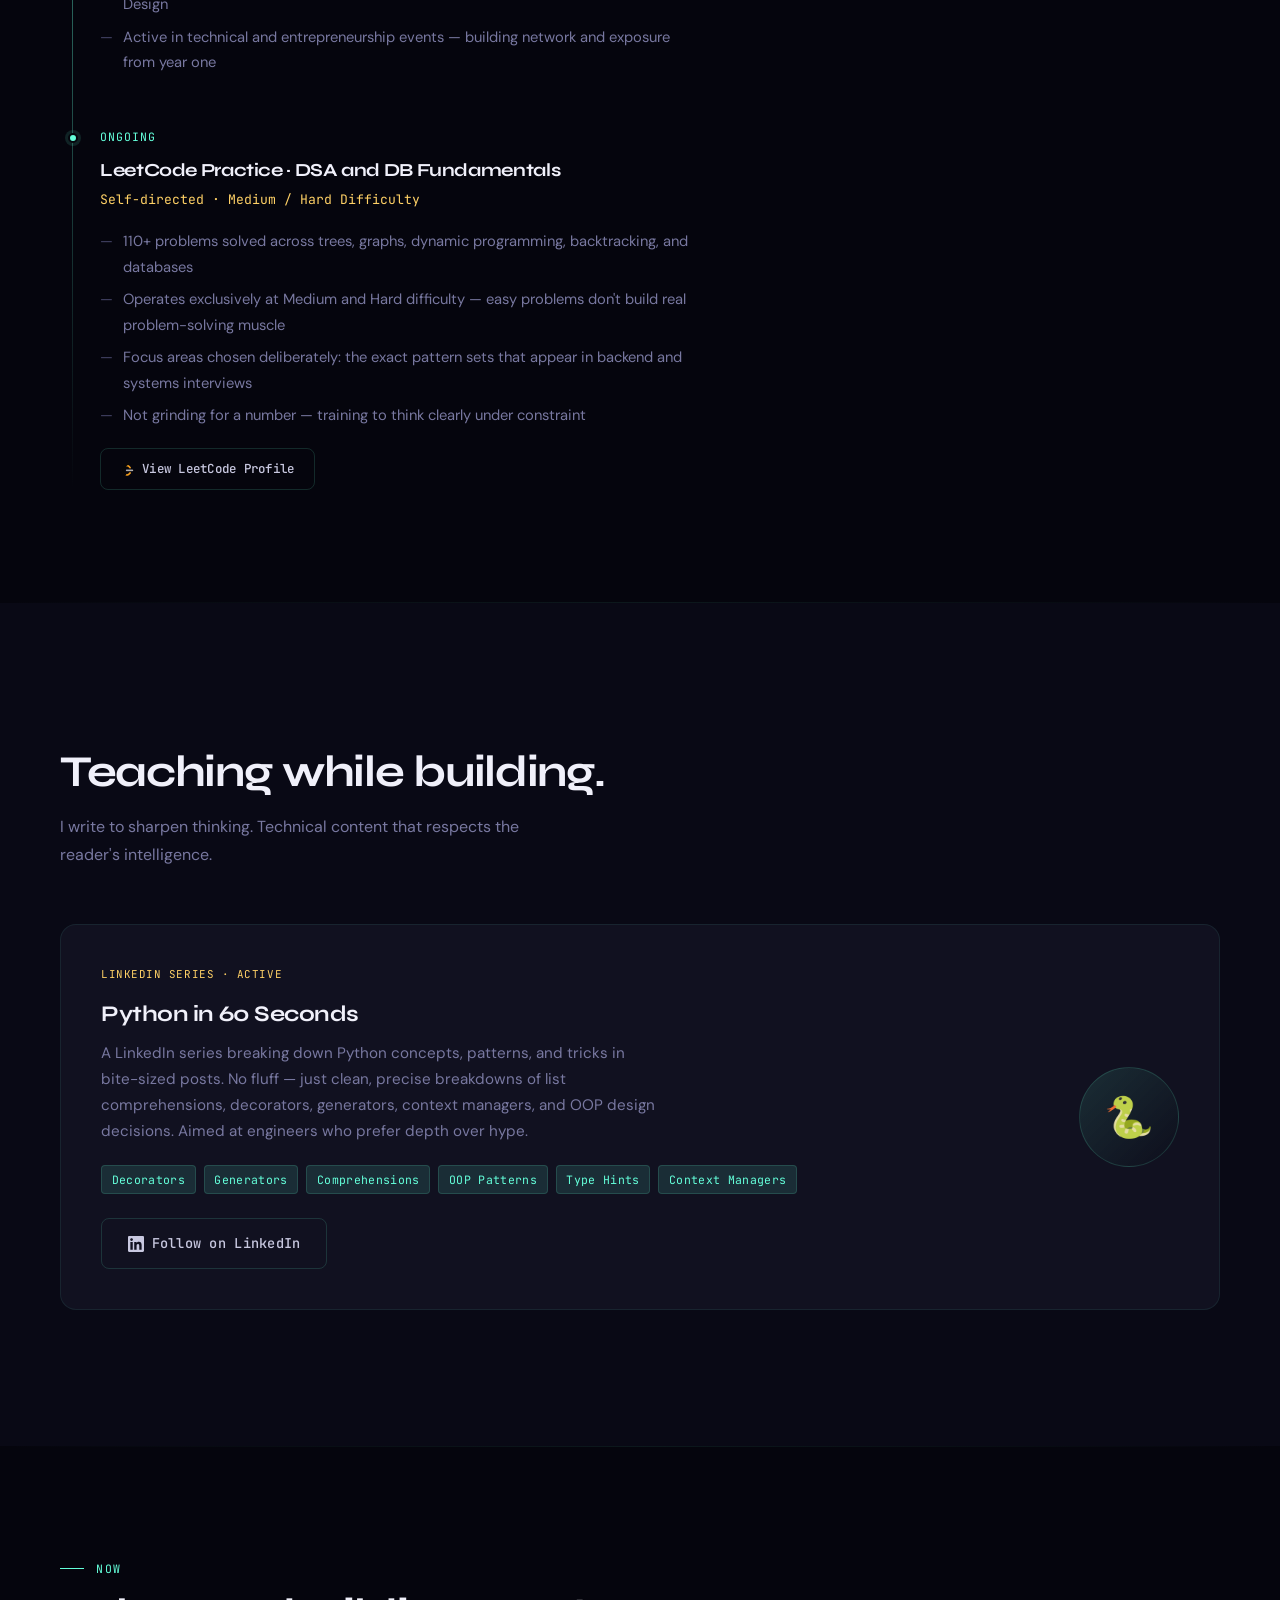
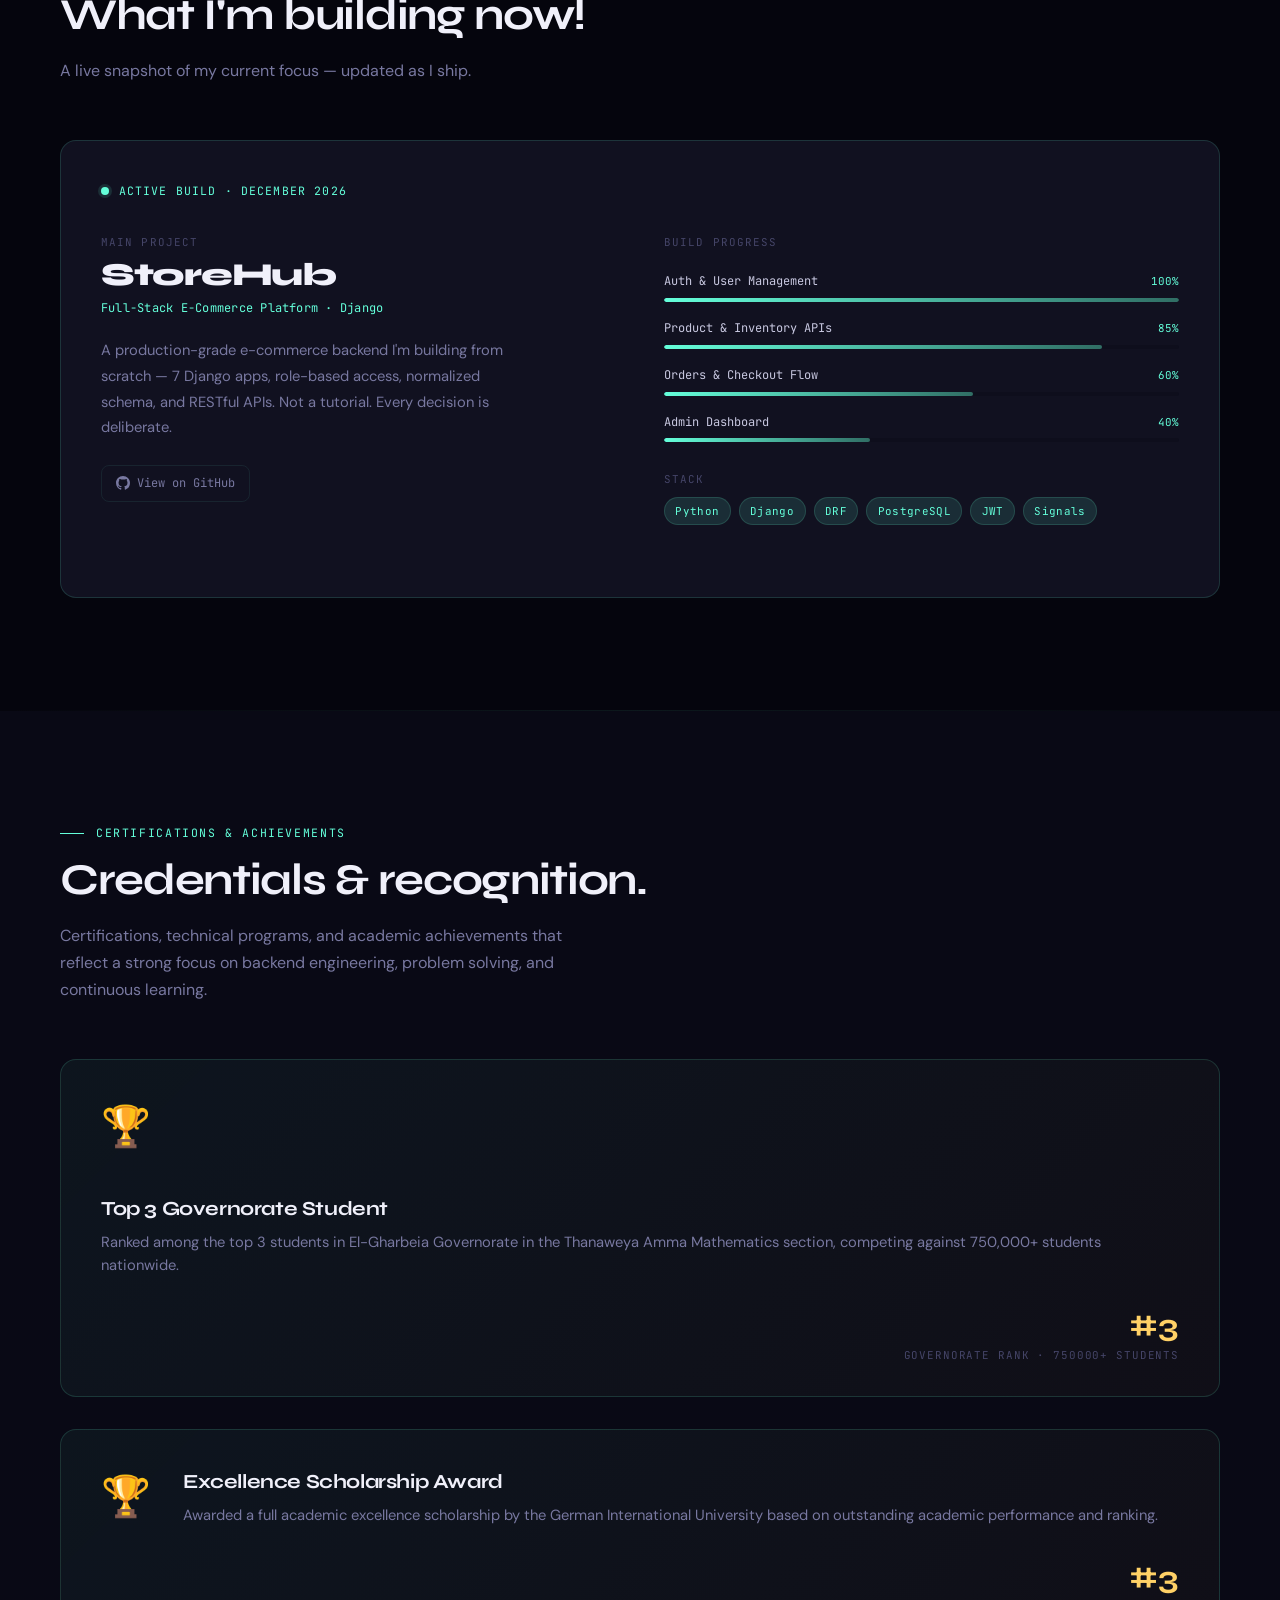
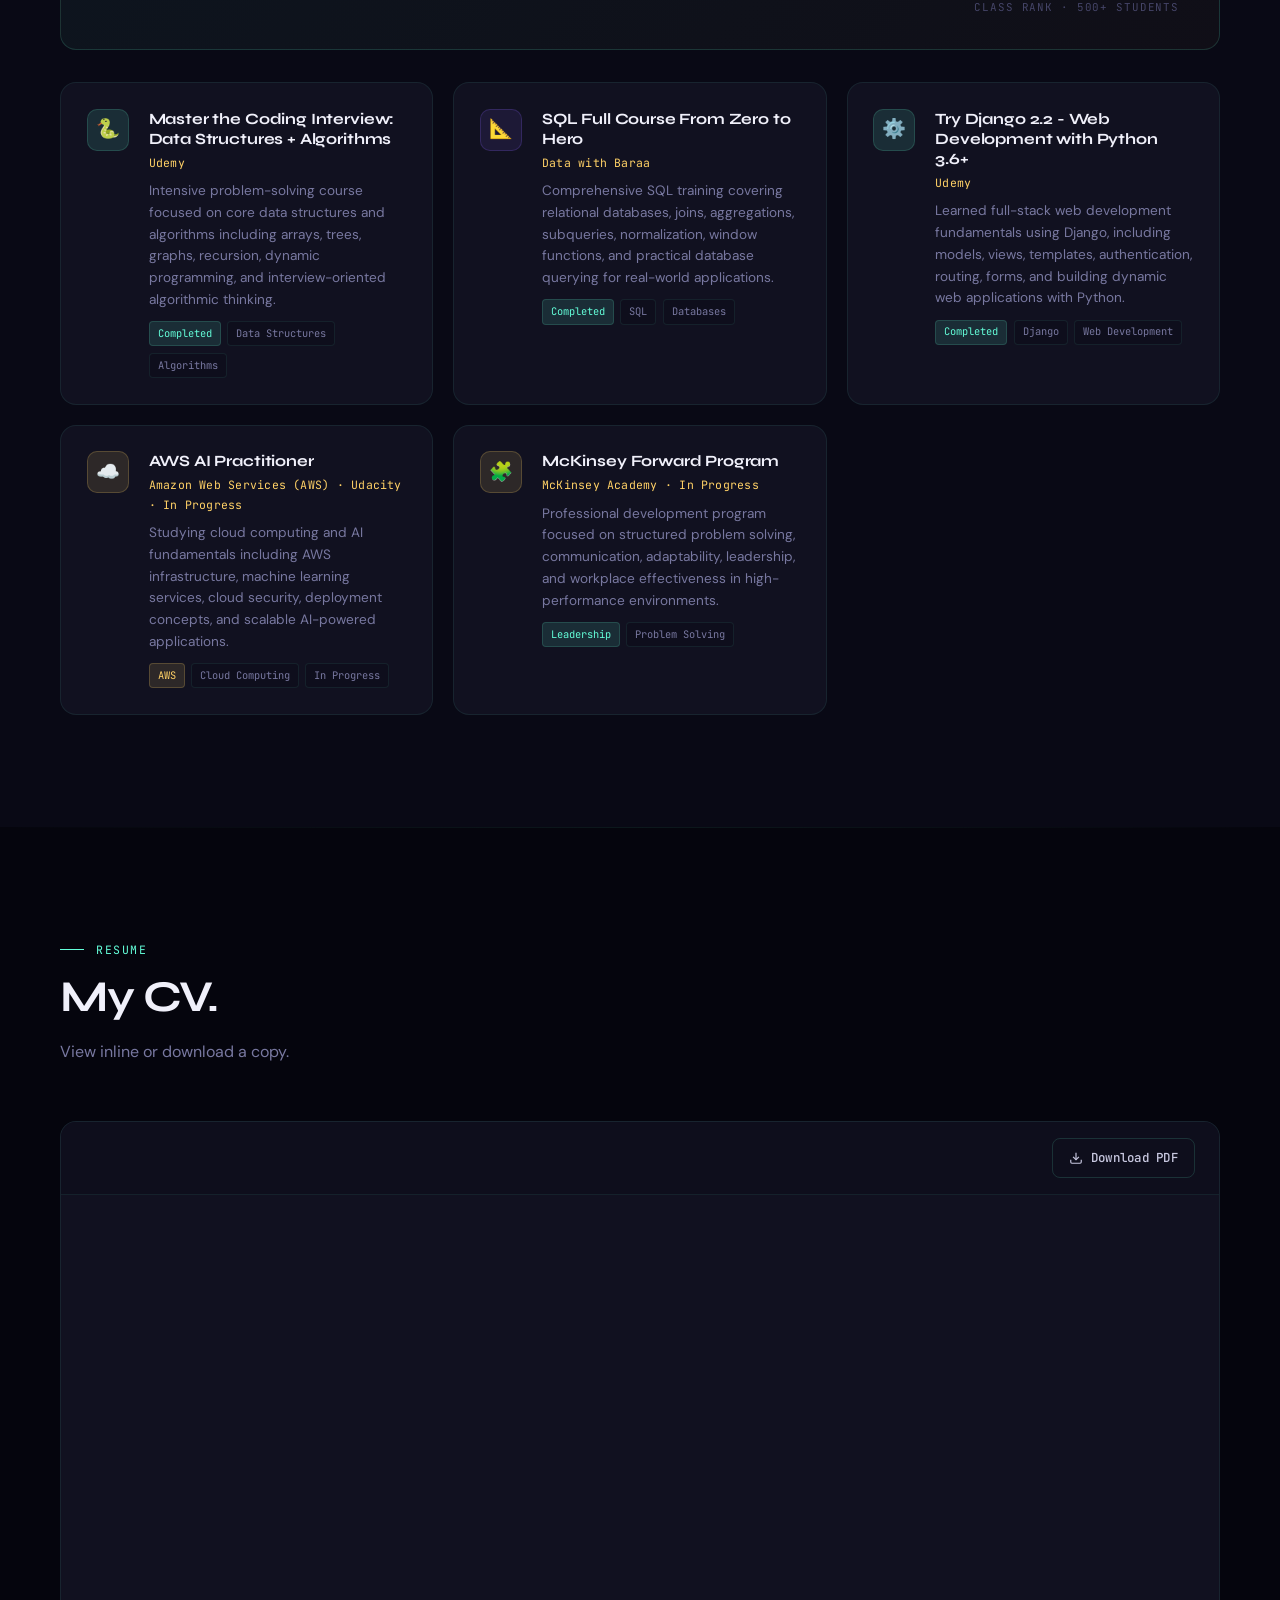
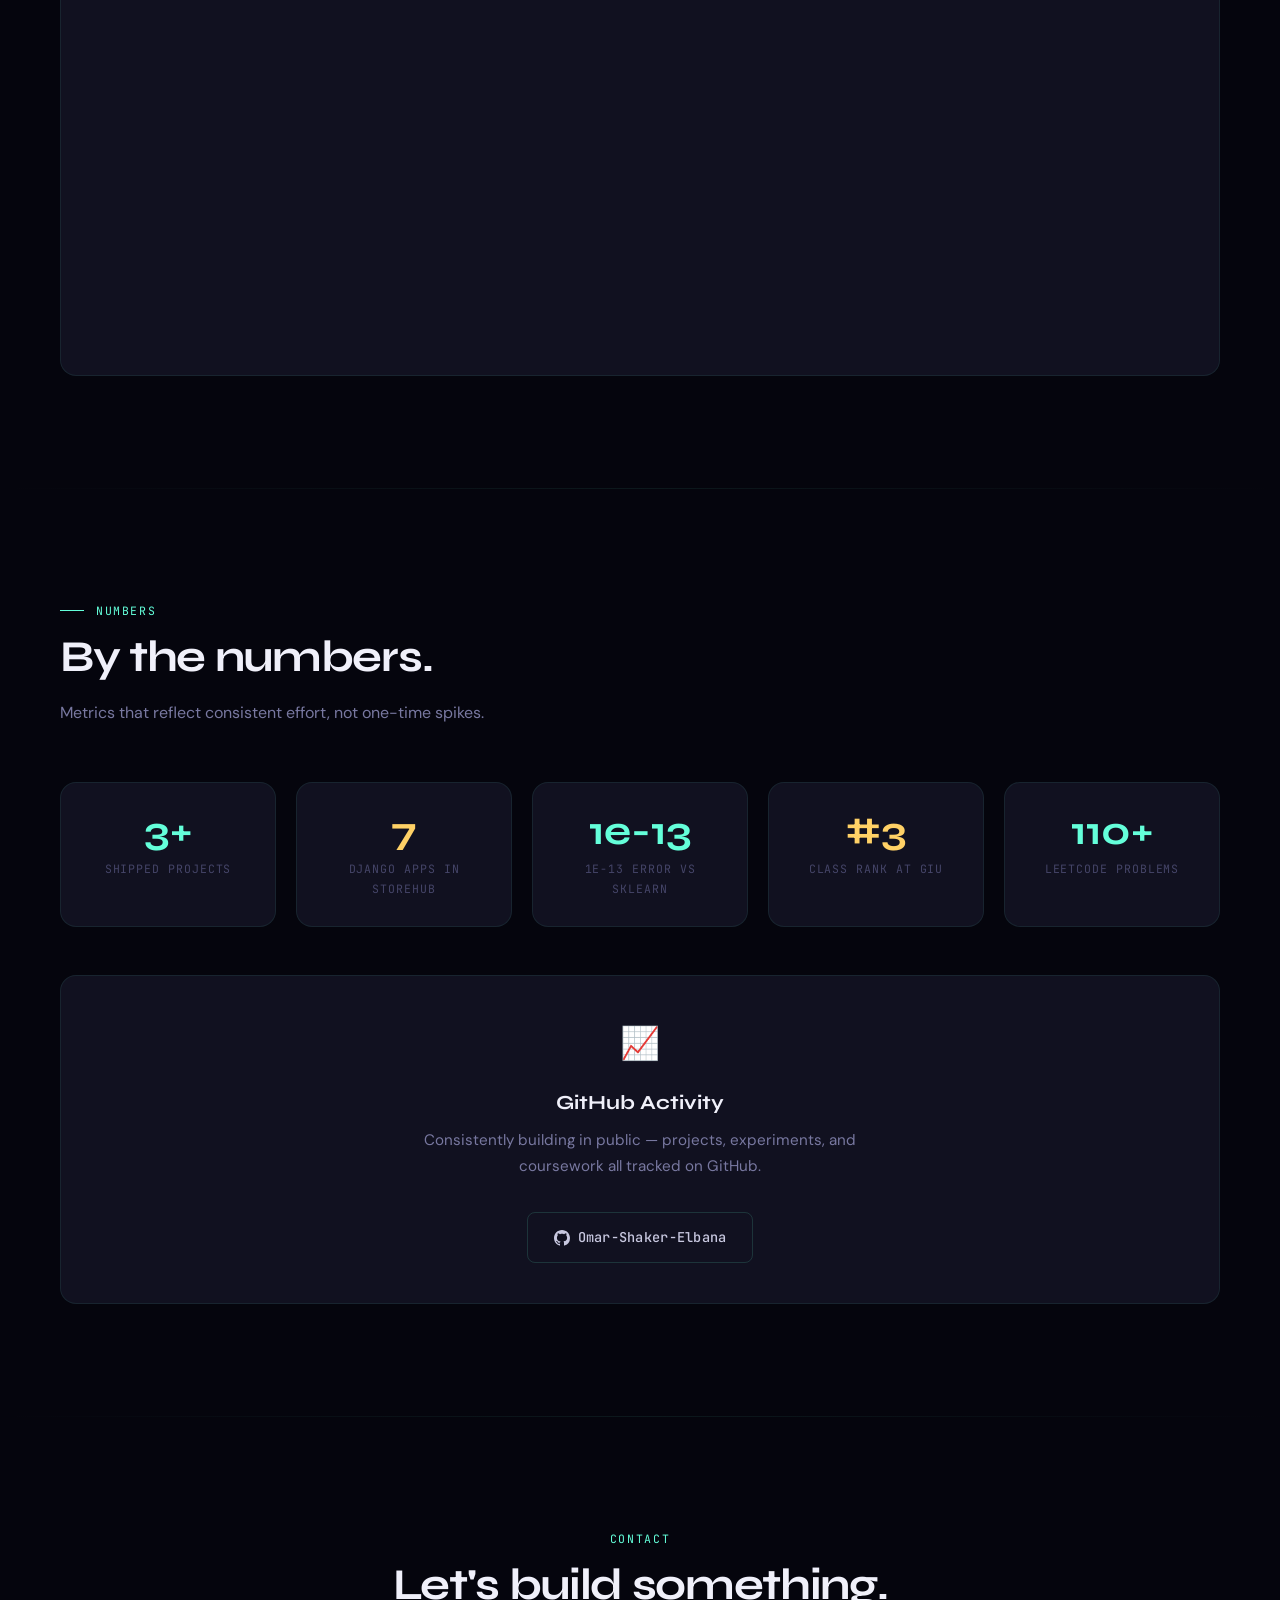
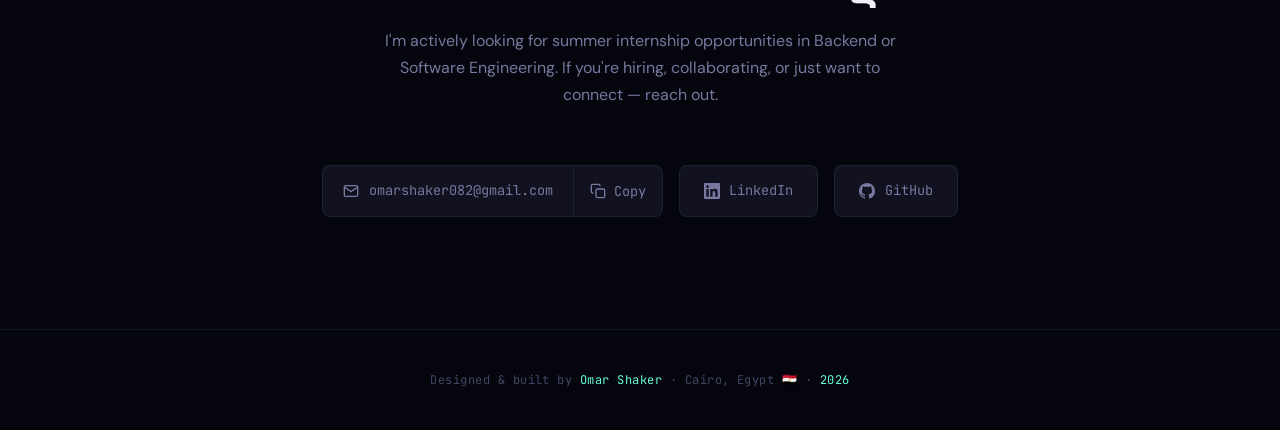
<file: old.html>
<!DOCTYPE html>
<html lang="en">
<head>
  <link rel="canonical" href="https://omar-shaker-elbana.github.io" />
<meta property="og:image:width" content="1200" />
<meta property="og:image:height" content="630" />
<link rel="icon" href="images/icon.png" type="image/jpeg" />
  <meta charset="UTF-8" />
  <meta name="viewport" content="width=device-width, initial-scale=1.0" />
  <meta name="description" content="Omar Shaker — Backend Engineer and CS student at GIU Cairo. Building scalable systems with Python, Django, and REST APIs. Open to 2026 summer internships." />
<meta property="og:title" content="Omar Shaker · Backend Engineer" />
<meta property="og:description" content="CS student at GIU Cairo, ranked #3 in class. Building production-grade backends with Python, Django, and REST APIs. Open to 2026 summer internships." />
<meta property="og:image" content="images/omar.jpg" />
<meta property="og:type" content="website" />
<meta property="og:url" content="https://omar-shaker-elbana.github.io" />
<meta name="twitter:card" content="summary_large_image" />
<meta name="twitter:title" content="Omar Shaker · Backend Engineer" />
<meta name="twitter:description" content="CS student at GIU Cairo. Python, Django, REST APIs. Open to 2026 summer internships." />
<meta name="twitter:image" content="images/omar.jpg" />
  <title>Omar Shaker · Backend Engineer</title>
  <link rel="preconnect" href="https://fonts.googleapis.com" />
  <link rel="preconnect" href="https://fonts.gstatic.com" crossorigin />
  <link href="https://fonts.googleapis.com/css2?family=Syne:wght@400;500;600;700;800&family=JetBrains+Mono:ital,wght@0,300;0,400;0,500;1,300&family=DM+Sans:ital,opsz,wght@0,9..40,300;0,9..40,400;0,9..40,500;1,9..40,300&display=swap" rel="stylesheet" />
  <style>
    /* ─── VARIABLES ──────────────────────────────────────────── */
    :root {
      --bg-0:       #05050d;
      --bg-1:       #090915;
      --bg-2:       #0e0e1c;
      --bg-card:    #111120;
      --bg-hover:   #161628;
      --border:     rgba(100, 255, 210, 0.08);
      --border-mid: rgba(100, 255, 210, 0.15);

      --mint:       #64ffda;
      --mint-dim:   rgba(100, 255, 210, 0.12);
      --mint-glow:  rgba(100, 255, 210, 0.25);
      --gold:       #ffd166;
      --gold-dim:   rgba(255, 209, 102, 0.12);
      --coral:      #ff6b6b;

      --text-0:     #f0f0fa;
      --text-1:     #c8c8e0;
      --text-2:     #7878a0;
      --text-3:     #454568;

      --font-display: 'Syne', sans-serif;
      --font-mono:    'JetBrains Mono', monospace;
      --font-body:    'DM Sans', sans-serif;

      --radius:   8px;
      --radius-lg: 16px;
      --trans:     0.3s cubic-bezier(0.4, 0, 0.2, 1);
      --trans-slow: 0.6s cubic-bezier(0.4, 0, 0.2, 1);
    }

    /* ─── RESET & BASE ───────────────────────────────────────── */
    *, *::before, *::after { box-sizing: border-box; margin: 0; padding: 0; }
    html { scroll-behavior: smooth; font-size: 16px; }
    body {
      background: var(--bg-0);
      color: var(--text-1);
      font-family: var(--font-body);
      line-height: 1.7;
      overflow-x: hidden;
    }
    a { color: inherit; text-decoration: none; }
    img { max-width: 100%; display: block; }
    ::selection { background: var(--mint-dim); color: var(--mint); }

    /* ─── SCROLLBAR ──────────────────────────────────────────── */
    ::-webkit-scrollbar { width: 4px; }
    ::-webkit-scrollbar-track { background: var(--bg-0); }
    ::-webkit-scrollbar-thumb { background: var(--text-3); border-radius: 2px; }
    ::-webkit-scrollbar-thumb:hover { background: var(--mint); }

    /* ─── NOISE OVERLAY ──────────────────────────────────────── */
    body::before {
      content: '';
      position: fixed;
      inset: 0;
      background-image: url("data:image/svg+xml,%3Csvg viewBox='0 0 256 256' xmlns='http://www.w3.org/2000/svg'%3E%3Cfilter id='noise'%3E%3CfeTurbulence type='fractalNoise' baseFrequency='0.9' numOctaves='4' stitchTiles='stitch'/%3E%3C/filter%3E%3Crect width='100%25' height='100%25' filter='url(%23noise)' opacity='0.04'/%3E%3C/svg%3E");
      pointer-events: none;
      z-index: 0;
      opacity: 0.5;
    }

    /* ─── LAYOUT HELPERS ─────────────────────────────────────── */
    .container {
      width: min(1160px, 100% - 4rem);
      margin-inline: auto;
    }
    section { position: relative; z-index: 1; }

    /* ─── HEADER / NAV ───────────────────────────────────────── */
    #header {
      position: fixed;
      top: 0;
      left: 0;
      right: 0;
      z-index: 100;
      padding: 0;
      transition: background var(--trans), box-shadow var(--trans);
    }
    #header.scrolled {
      background: rgba(5, 5, 13, 0.88);
      backdrop-filter: blur(20px);
      -webkit-backdrop-filter: blur(20px);
      box-shadow: 0 1px 0 var(--border);
    }
    nav {
      display: flex;
      align-items: center;
      justify-content: space-between;
      height: 68px;
      gap: 2rem;
    }
    .nav-logo {
      font-family: var(--font-display);
      font-weight: 700;
      font-size: 1.1rem;
      letter-spacing: -0.02em;
      color: var(--text-0);
      display: flex;
      align-items: center;
      gap: 0.5rem;
    }
    .nav-logo span { color: var(--mint); }
    .nav-links {
      display: flex;
      align-items: center;
      gap: 0.25rem;
      list-style: none;
    }
    .nav-links a {
      font-family: var(--font-mono);
      font-size: 0.78rem;
      color: var(--text-2);
      padding: 0.45rem 0.85rem;
      border-radius: var(--radius);
      transition: color var(--trans), background var(--trans);
      letter-spacing: 0.02em;
    }
    .nav-links a:hover,
    .nav-links a.active {
      color: var(--mint);
      background: var(--mint-dim);
    }
    .nav-cta {
      font-family: var(--font-mono);
      font-size: 0.78rem;
      color: var(--mint) !important;
      border: 1px solid var(--mint) !important;
      padding: 0.45rem 1rem !important;
      border-radius: var(--radius) !important;
      background: transparent !important;
      transition: background var(--trans), color var(--trans) !important;
    }
    .nav-cta:hover {
      background: var(--mint) !important;
      color: var(--bg-0) !important;
    }
    .hamburger {
      display: none;
      flex-direction: column;
      gap: 5px;
      cursor: pointer;
      padding: 4px;
      background: none;
      border: none;
    }
    .hamburger span {
      display: block;
      width: 24px;
      height: 2px;
      background: var(--text-1);
      border-radius: 2px;
      transition: var(--trans);
    }
    /* FIX: hamburger open state — animates bars into an X */
    .hamburger.open span:nth-child(1) {
      transform: translateY(7px) rotate(45deg);
    }
    .hamburger.open span:nth-child(2) {
      opacity: 0;
      transform: scaleX(0);
    }
    .hamburger.open span:nth-child(3) {
      transform: translateY(-7px) rotate(-45deg);
    }

    /* ─── MOBILE NAV ─────────────────────────────────────────── */
    .mobile-menu {
      display: flex;
      position: fixed;
      inset: 0;
      background: rgba(5, 5, 13, 0.97);
      backdrop-filter: blur(20px);
      z-index: 99;
      flex-direction: column;
      align-items: center;
      justify-content: center;
      gap: 2rem;
      opacity: 0;
      pointer-events: none;
      transform: translateY(-12px);
      transition: opacity 0.35s cubic-bezier(0.4, 0, 0.2, 1),
                  transform 0.35s cubic-bezier(0.4, 0, 0.2, 1);
      overflow-y: auto;
      justify-content: flex-start;
      padding-top: 5rem;  /* keeps items from hiding behind the header */
                }
    .mobile-menu.open {
      opacity: 1;
      pointer-events: auto;
      transform: translateY(0);
    }
    .mobile-menu a {
      font-family: var(--font-display);
      font-size: 1.8rem;
      font-weight: 600;
      color: var(--text-1);
      transition: color var(--trans);
    }
    .mobile-menu a:hover { color: var(--mint); }
    .mobile-close {
      position: absolute;
      top: 1.5rem;
      right: 2rem;
      font-size: 2rem;
      cursor: pointer;
      color: var(--text-2);
    }

    /* ─── HERO ───────────────────────────────────────────────── */
    #hero {
      min-height: 100vh;
      display: flex;
      align-items: center;
      padding: 8rem 0 6rem;
      position: relative;
      overflow: hidden;
    }
    .hero-grid-bg {
      position: absolute;
      inset: 0;
      background-image:
        linear-gradient(rgba(100,255,210,0.03) 1px, transparent 1px),
        linear-gradient(90deg, rgba(100,255,210,0.03) 1px, transparent 1px);
      background-size: 60px 60px;
      mask-image: radial-gradient(ellipse 80% 80% at 50% 50%, black 30%, transparent 100%);
    }
    .hero-glow {
      position: absolute;
      top: 20%;
      left: 50%;
      transform: translateX(-50%);
      width: 700px;
      height: 400px;
      background: radial-gradient(ellipse, rgba(100,255,210,0.06) 0%, transparent 70%);
      pointer-events: none;
    }
    .hero-content {
      position: relative;
      max-width: 780px;
    }
    .hero-tag {
      display: inline-flex;
      align-items: center;
      gap: 0.5rem;
      font-family: var(--font-mono);
      font-size: 0.78rem;
      color: var(--mint);
      background: var(--mint-dim);
      border: 1px solid var(--border-mid);
      padding: 0.35rem 0.85rem;
      border-radius: 100px;
      margin-bottom: 2rem;
      letter-spacing: 0.05em;
      animation: fadeInUp 0.8s ease both;
    }
    .hero-tag::before {
      content: '';
      width: 6px;
      height: 6px;
      border-radius: 50%;
      background: var(--mint);
      animation: pulse 2s ease infinite;
    }
    @keyframes pulse {
      0%, 100% { opacity: 1; transform: scale(1); }
      50% { opacity: 0.5; transform: scale(0.8); }
    }
    .hero-name {
      font-family: var(--font-display);
      font-weight: 800;
      font-size: clamp(3rem, 8vw, 5.5rem);
      line-height: 1;
      letter-spacing: -0.04em;
      color: var(--text-0);
      margin-bottom: 0.75rem;
      animation: fadeInUp 0.8s 0.1s ease both;
    }
    .hero-name .accent { color: var(--mint); }
    .hero-title-line {
      display: flex;
      align-items: center;
      gap: 1rem;
      margin-bottom: 1.75rem;
      animation: fadeInUp 0.8s 0.2s ease both;
    }
    .hero-title {
      font-family: var(--font-display);
      font-size: clamp(1.2rem, 3vw, 1.7rem);
      font-weight: 500;
      color: var(--text-2);
      letter-spacing: -0.02em;
    }
    .typewriter {
      color: var(--gold);
      font-weight: 600;
      border-right: 2px solid var(--gold);
      animation: blink 0.9s step-end infinite;
      white-space: nowrap;
      overflow: hidden;
    }
    @keyframes blink { 0%, 100% { border-color: var(--gold); } 50% { border-color: transparent; } }
    .hero-bio {
      font-size: 1.05rem;
      color: var(--text-2);
      max-width: 560px;
      line-height: 1.75;
      margin-bottom: 2.5rem;
      animation: fadeInUp 0.8s 0.3s ease both;
    }
    .hero-bio strong { color: var(--text-1); font-weight: 500; }
    .hero-actions {
      display: flex;
      flex-wrap: wrap;
      gap: 1rem;
      margin-bottom: 3.5rem;
      animation: fadeInUp 0.8s 0.4s ease both;
    }
    .btn {
      display: inline-flex;
      align-items: center;
      gap: 0.5rem;
      font-family: var(--font-mono);
      font-size: 0.85rem;
      font-weight: 500;
      padding: 0.8rem 1.6rem;
      border-radius: var(--radius);
      transition: var(--trans);
      cursor: pointer;
      border: none;
      letter-spacing: 0.02em;
    }
    .btn-primary {
      background: var(--mint);
      color: var(--bg-0);
    }
    .btn-primary:hover {
      background: #7fffdf;
      transform: translateY(-2px);
      box-shadow: 0 8px 32px rgba(100,255,210,0.25);
    }
    .btn-outline {
      background: transparent;
      color: var(--text-1);
      border: 1px solid var(--border-mid);
    }
    .btn-outline:hover {
      border-color: var(--mint);
      color: var(--mint);
      background: var(--mint-dim);
      transform: translateY(-2px);
    }
    .hero-stats {
      display: flex;
      flex-wrap: wrap;
      gap: 2.5rem;
      animation: fadeInUp 0.8s 0.5s ease both;
    }
    .stat-item {}
    .stat-num {
      font-family: var(--font-display);
      font-size: 1.8rem;
      font-weight: 700;
      color: var(--text-0);
      line-height: 1;
    }
    .stat-num span { color: var(--mint); }
    .stat-label {
      font-family: var(--font-mono);
      font-size: 0.72rem;
      color: var(--text-3);
      letter-spacing: 0.08em;
      margin-top: 0.25rem;
      text-transform: uppercase;
    }

    /* ─── SCROLL INDICATOR ───────────────────────────────────── */
    .scroll-indicator {
      position: absolute;
      bottom: 2.5rem;
      left: 50%;
      transform: translateX(-50%);
      display: flex;
      flex-direction: column;
      align-items: center;
      gap: 0.4rem;
      opacity: 0.4;
      animation: fadeInUp 1s 1s ease both;
    }
    .scroll-indicator span {
      font-family: var(--font-mono);
      font-size: 0.65rem;
      letter-spacing: 0.12em;
      text-transform: uppercase;
      color: var(--text-2);
    }
    .scroll-line {
      width: 1px;
      height: 48px;
      background: linear-gradient(to bottom, var(--mint), transparent);
      animation: scrollPulse 2s ease-in-out infinite;
    }
    @keyframes scrollPulse {
      0%, 100% { opacity: 0.4; }
      50% { opacity: 1; }
    }

    /* ─── SECTION COMMON ─────────────────────────────────────── */
    section.pad { padding: 7rem 0; }
    .section-label {
      font-family: var(--font-mono);
      font-size: 0.72rem;
      letter-spacing: 0.14em;
      text-transform: uppercase;
      color: var(--mint);
      margin-bottom: 0.75rem;
      display: flex;
      align-items: center;
      gap: 0.75rem;
    }
    .section-label::before {
      content: '';
      display: block;
      width: 24px;
      height: 1px;
      background: var(--mint);
    }
    .section-title {
      font-family: var(--font-display);
      font-size: clamp(2rem, 4vw, 2.75rem);
      font-weight: 700;
      color: var(--text-0);
      letter-spacing: -0.03em;
      line-height: 1.15;
      margin-bottom: 1rem;
    }
    .section-sub {
      font-size: 1rem;
      color: var(--text-2);
      max-width: 520px;
      line-height: 1.7;
      margin-bottom: 3.5rem;
    }

    /* ─── REVEAL ANIMATION ───────────────────────────────────── */
    .reveal {
      opacity: 0;
      transform: translateY(30px);
      transition: opacity 0.7s ease, transform 0.7s ease;
    }
    .reveal.visible {
      opacity: 1;
      transform: translateY(0);
    }
    .reveal-delay-1 { transition-delay: 0.1s; }
    .reveal-delay-2 { transition-delay: 0.2s; }
    .reveal-delay-3 { transition-delay: 0.3s; }
    .reveal-delay-4 { transition-delay: 0.4s; }

    @keyframes fadeInUp {
      from { opacity: 0; transform: translateY(20px); }
      to   { opacity: 1; transform: translateY(0); }
    }

    /* ─── ABOUT ──────────────────────────────────────────────── */
    #about { background: var(--bg-1); }
    .about-grid {
      display: grid;
      grid-template-columns: 1fr 1fr;
      gap: 5rem;
      align-items: start;
    }
    .about-text p {
      color: var(--text-2);
      margin-bottom: 1.25rem;
      font-size: 1rem;
      line-height: 1.8;
    }
    .about-text p strong { color: var(--text-1); font-weight: 500; }
    .about-text p .highlight {
      color: var(--mint);
      font-family: var(--font-mono);
      font-size: 0.9em;
    }
    .about-sidebar {
      display: flex;
      flex-direction: column;
      gap: 1.25rem;
    }
    .info-card {
      background: var(--bg-card);
      border: 1px solid var(--border);
      border-radius: var(--radius-lg);
      padding: 1.4rem 1.6rem;
      transition: border-color var(--trans), background var(--trans);
    }
    .info-card:hover {
      border-color: var(--border-mid);
      background: var(--bg-hover);
    }
    .info-card-title {
      font-family: var(--font-mono);
      font-size: 0.7rem;
      letter-spacing: 0.1em;
      text-transform: uppercase;
      color: var(--text-3);
      margin-bottom: 0.6rem;
    }
    .info-card-value {
      font-family: var(--font-display);
      font-size: 1rem;
      font-weight: 600;
      color: var(--text-0);
    }
    .info-card-value span { color: var(--mint); }
    .badge-row {
      display: flex;
      flex-wrap: wrap;
      gap: 0.5rem;
      margin-top: 0.5rem;
    }
    .badge {
      font-family: var(--font-mono);
      font-size: 0.72rem;
      padding: 0.25rem 0.6rem;
      border-radius: 4px;
      background: var(--mint-dim);
      color: var(--mint);
      border: 1px solid var(--border-mid);
      letter-spacing: 0.03em;
    }
    .badge.gold {
      background: var(--gold-dim);
      color: var(--gold);
      border-color: rgba(255,209,102,0.2);
    }

    /* ─── SKILLS ─────────────────────────────────────────────── */
    #skills { background: var(--bg-0); }
    .skills-grid {
      display: grid;
      grid-template-columns: repeat(auto-fit, minmax(280px, 1fr));
      gap: 1.5rem;
    }
    .skill-group {
      background: var(--bg-card);
      border: 1px solid var(--border);
      border-radius: var(--radius-lg);
      padding: 1.75rem;
      transition: border-color var(--trans), transform var(--trans);
    }
    .skill-group:hover {
      border-color: var(--border-mid);
      transform: translateY(-4px);
    }
    .skill-group-title {
      font-family: var(--font-display);
      font-size: 0.95rem;
      font-weight: 700;
      color: var(--text-0);
      margin-bottom: 1.25rem;
      display: flex;
      align-items: center;
      gap: 0.6rem;
    }
    .skill-group-icon {
      width: 32px;
      height: 32px;
      border-radius: 8px;
      background: var(--mint-dim);
      display: flex;
      align-items: center;
      justify-content: center;
      font-size: 1rem;
    }
    .skill-list {
      display: flex;
      flex-direction: column;
      gap: 0.9rem;
    }
    .skill-item {}
    .skill-item-header {
      display: flex;
      justify-content: space-between;
      align-items: center;
      margin-bottom: 0.45rem;
    }
    .skill-name {
      font-family: var(--font-mono);
      font-size: 0.8rem;
      color: var(--text-1);
    }
    .skill-level {
      font-family: var(--font-mono);
      font-size: 0.68rem;
      color: var(--text-3);
    }
    .skill-bar {
      height: 3px;
      background: var(--bg-2);
      border-radius: 2px;
      overflow: hidden;
    }
    /* FIX 1: skill-fill uses width transition instead of scaleX so IntersectionObserver works on all groups */
    .skill-fill {
      height: 100%;
      background: linear-gradient(90deg, var(--mint), rgba(100,255,210,0.5));
      border-radius: 2px;
      width: 0%;
      transition: width 1s cubic-bezier(0.4, 0, 0.2, 1);
    }
    .skill-fill.gold-fill {
      background: linear-gradient(90deg, var(--gold), rgba(255,209,102,0.5));
    }
    .skill-fill.animate {
      width: var(--skill-width, 0%);
    }

    /* ─── PROJECTS ───────────────────────────────────────────── */
    /* FIX 2: Redesigned project grid layout for better visual hierarchy */
    #projects { background: var(--bg-1); }

    /* Featured card: full width, horizontal layout */
    .project-featured {
      background: var(--bg-card);
      border: 1px solid var(--border);
      border-radius: var(--radius-lg);
      padding: 2.5rem;
      display: grid;
      grid-template-columns: 1fr 220px;
      gap: 3rem;
      align-items: start;
      margin-bottom: 1.5rem;
      transition: border-color var(--trans), transform var(--trans), box-shadow var(--trans);
      position: relative;
      /* overflow: hidden; */
    }
    .project-featured::before {
      content: '';
      position: absolute;
      top: 0; left: 0; right: 0;
      height: 2px;
      background: linear-gradient(90deg, var(--mint), rgba(100,255,210,0.3), transparent);
    }
    .project-featured:hover {
      border-color: var(--border-mid);
      transform: translateY(-4px);
      box-shadow: 0 24px 64px rgba(0,0,0,0.45);
    }

    /* Secondary projects: 2-column grid */
    .projects-secondary {
      display: grid;
      grid-template-columns: repeat(2, 1fr);
      gap: 1.5rem;
      margin-bottom: 1.5rem;
    }

    /* Solo bottom card: full width */
    .projects-solo {
      display: grid;
      grid-template-columns: 1fr;
    }

    .project-card {
      background: var(--bg-card);
      border: 1px solid var(--border);
      border-radius: var(--radius-lg);
      padding: 2rem;
      display: flex;
      flex-direction: column;
      transition: border-color var(--trans), transform var(--trans), box-shadow var(--trans);
      position: relative;
      /* overflow: hidden; */
    }
    .project-card::before {
      content: '';
      position: absolute;
      top: 0; left: 0; right: 0;
      height: 2px;
      background: linear-gradient(90deg, transparent, var(--mint), transparent);
      opacity: 0;
      transition: opacity var(--trans);
    }
    .project-card:hover {
      border-color: var(--border-mid);
      transform: translateY(-6px);
      box-shadow: 0 20px 60px rgba(0,0,0,0.4);
    }
    .project-card:hover::before { opacity: 1; }

    /* Dijkstra card spans full width in its solo row */
    .project-card.solo {
      flex-direction: row;
      gap: 2rem;
      align-items: start;
    }
    .project-card.solo .project-main { flex: 1; }
    .project-card.solo .project-side {
      display: flex;
      flex-direction: column;
      gap: 1rem;
      min-width: 160px;
    }

    .project-header { margin-bottom: 1rem; }
    .project-icon {
      width: 44px;
      height: 44px;
      border-radius: 10px;
      background: var(--mint-dim);
      border: 1px solid var(--border-mid);
      display: flex;
      align-items: center;
      justify-content: center;
      font-size: 1.3rem;
      margin-bottom: 1.25rem;
    }
    .project-icon.gold-bg {
      background: var(--gold-dim);
      border-color: rgba(255,209,102,0.2);
    }
    .project-icon.coral-bg {
      background: rgba(255,107,107,0.1);
      border-color: rgba(255,107,107,0.2);
    }
    .project-title {
      font-family: var(--font-display);
      font-size: 1.2rem;
      font-weight: 700;
      color: var(--text-0);
      letter-spacing: -0.02em;
      margin-bottom: 0.25rem;
    }
    .project-title-lg {
      font-family: var(--font-display);
      font-size: 1.5rem;
      font-weight: 700;
      color: var(--text-0);
      letter-spacing: -0.03em;
      margin-bottom: 0.25rem;
    }
    .project-status {
      font-family: var(--font-mono);
      font-size: 0.68rem;
      color: var(--gold);
      letter-spacing: 0.05em;
      text-transform: uppercase;
    }
    .project-status.done { color: var(--mint); }
    .project-desc {
      font-size: 0.92rem;
      color: var(--text-2);
      line-height: 1.7;
      flex: 1;
      margin-bottom: 1.5rem;
    }
    .project-highlights {
      list-style: none;
      margin-bottom: 1.5rem;
    }
    .project-highlights li {
      font-family: var(--font-mono);
      font-size: 0.78rem;
      color: var(--text-2);
      padding: 0.3rem 0;
      display: flex;
      align-items: flex-start;
      gap: 0.6rem;
    }
    .project-highlights li::before {
      content: '›';
      color: var(--mint);
      flex-shrink: 0;
      margin-top: 1px;
    }
    .project-tech {
      display: flex;
      flex-wrap: wrap;
      gap: 0.45rem;
      margin-bottom: 1.5rem;
    }
    .tech-tag {
      font-family: var(--font-mono);
      font-size: 0.68rem;
      padding: 0.2rem 0.55rem;
      border-radius: 4px;
      background: var(--bg-2);
      color: var(--text-2);
      border: 1px solid var(--border);
      transition: color var(--trans), border-color var(--trans);
    }
    .project-card:hover .tech-tag,
    .project-featured:hover .tech-tag { color: var(--text-1); border-color: var(--border-mid); }
    .project-footer {
      display: flex;
      gap: 0.75rem;
      margin-top: auto;
      justify-content: space-between;
      align-items: center;
      width: 100%;
    }

    .project-featured > div:first-child {
      display: flex;
      flex-direction: column;
      min-width: 0;
    }

    .project-featured > div:first-child .project-footer {
      justify-content: space-between;
      width: 100%;
      box-sizing: border-box;
    }
    .project-link {
      font-family: var(--font-mono);
      font-size: 0.78rem;
      color: var(--text-2);
      display: flex;
      align-items: center;
      gap: 0.35rem;
      transition: color var(--trans);
    }
    .project-link:hover { color: var(--mint); }
    .project-link svg { width: 14px; height: 14px; }
    .project-metric {
      background: var(--bg-2);
      border: 1px solid var(--border);
      border-radius: var(--radius);
      padding: 1rem 1.25rem;
    }
    .project-metric-value {
      font-family: var(--font-display);
      font-size: 1.6rem;
      font-weight: 700;
      color: var(--mint);
      line-height: 1;
      margin-bottom: 0.3rem;
    }
    .project-metric-label {
      font-family: var(--font-mono);
      font-size: 0.68rem;
      color: var(--text-3);
      text-transform: uppercase;
      letter-spacing: 0.08em;
    }

    /* ─── EXPERIENCE / ACTIVITIES ────────────────────────────── */
    #experience { background: var(--bg-0); }
    /* FIX 3: Timeline vertical line properly centered on dots */
    .timeline {
      position: relative;
      padding-left: 2.5rem;
    }
    .timeline::before {
      content: '';
      position: absolute;
      left: 0.75rem; /* center of the 10px dot (dot is at left: 0, width 10px → center at 5px) */
      top: 0;
      bottom: 0;
      width: 1px;
      background: linear-gradient(to bottom, var(--mint), transparent);
    }
    .timeline-item {
      position: relative;
      padding-bottom: 3rem;
    }
    .timeline-item:last-child { padding-bottom: 0; }
    .timeline-dot {
      position: absolute;
      left: -2rem; /* sits within the padding-left space */
      top: 0.35rem;
      width: 10px;
      height: 10px;
      border-radius: 50%;
      background: var(--mint);
      border: 2px solid var(--bg-0);
      box-shadow: 0 0 0 3px var(--mint-dim);
      /* dot center = left(-2rem) + 5px — line is at left: 5px from container = same position */
    }
    .timeline-date {
      font-family: var(--font-mono);
      font-size: 0.72rem;
      color: var(--mint);
      letter-spacing: 0.08em;
      text-transform: uppercase;
      margin-bottom: 0.5rem;
    }
    .timeline-title {
      font-family: var(--font-display);
      font-size: 1.15rem;
      font-weight: 700;
      color: var(--text-0);
      letter-spacing: -0.02em;
      margin-bottom: 0.2rem;
    }
    .timeline-org {
      font-family: var(--font-mono);
      font-size: 0.82rem;
      color: var(--gold);
      margin-bottom: 0.9rem;
    }
    .timeline-desc {
      font-size: 0.92rem;
      color: var(--text-2);
      line-height: 1.75;
      max-width: 600px;
    }
    .timeline-desc li {
      list-style: none;
      padding: 0.2rem 0;
      display: flex;
      gap: 0.6rem;
    }
    .timeline-desc li::before {
      content: '—';
      color: var(--text-3);
      flex-shrink: 0;
    }

    /* ─── CERTIFICATIONS ─────────────────────────────────────── */
    /* FIX 5: New certifications section */
    #certifications { background: var(--bg-1); }
    .certs-grid {
      display: grid;
      grid-template-columns: repeat(auto-fit, minmax(300px, 1fr));
      gap: 1.25rem;
    }
    .cert-card {
      background: var(--bg-card);
      border: 1px solid var(--border);
      border-radius: var(--radius-lg);
      padding: 1.6rem;
      display: flex;
      gap: 1.25rem;
      align-items: flex-start;
      transition: border-color var(--trans), transform var(--trans);
      position: relative;
      overflow: hidden;
    }
    .cert-card::after {
      content: '';
      position: absolute;
      bottom: 0; left: 0; right: 0;
      height: 1px;
      background: linear-gradient(90deg, transparent, var(--mint-dim), transparent);
      opacity: 0;
      transition: opacity var(--trans);
    }
    .cert-card:hover {
      border-color: var(--border-mid);
      transform: translateY(-4px);
    }
    .cert-card:hover::after { opacity: 1; }
    .cert-icon {
      width: 42px;
      height: 42px;
      border-radius: 10px;
      display: flex;
      align-items: center;
      justify-content: center;
      font-size: 1.2rem;
      flex-shrink: 0;
      background: var(--mint-dim);
      border: 1px solid var(--border-mid);
    }
    .cert-icon.gold-bg {
      background: var(--gold-dim);
      border-color: rgba(255,209,102,0.2);
    }
    .cert-icon.coral-bg {
      background: rgba(255,107,107,0.1);
      border-color: rgba(255,107,107,0.2);
    }
    .cert-icon.purple-bg {
      background: rgba(138,99,255,0.1);
      border-color: rgba(138,99,255,0.2);
    }
    .cert-body { flex: 1; min-width: 0; }
    .cert-title {
      font-family: var(--font-display);
      font-size: 0.98rem;
      font-weight: 700;
      color: var(--text-0);
      letter-spacing: -0.01em;
      margin-bottom: 0.2rem;
      line-height: 1.3;
    }
    .cert-issuer {
      font-family: var(--font-mono);
      font-size: 0.72rem;
      color: var(--gold);
      margin-bottom: 0.5rem;
      letter-spacing: 0.02em;
    }
    .cert-desc {
      font-size: 0.85rem;
      color: var(--text-2);
      line-height: 1.6;
    }
    .cert-badge-row {
      display: flex;
      flex-wrap: wrap;
      gap: 0.4rem;
      margin-top: 0.65rem;
    }
    .cert-badge {
      font-family: var(--font-mono);
      font-size: 0.65rem;
      padding: 0.18rem 0.5rem;
      border-radius: 4px;
      background: var(--bg-2);
      color: var(--text-2);
      border: 1px solid var(--border);
    }
    .cert-badge.mint {
      background: var(--mint-dim);
      color: var(--mint);
      border-color: var(--border-mid);
    }
    .cert-badge.gold {
      background: var(--gold-dim);
      color: var(--gold);
      border-color: rgba(255,209,102,0.2);
    }

    /* Achievement highlight strip */
    .achievement-strip {
      background: linear-gradient(135deg, rgba(100,255,210,0.05), rgba(255,209,102,0.03));
      border: 1px solid var(--border-mid);
      border-radius: var(--radius-lg);
      padding: 2rem 2.5rem;
      display: flex;
      align-items: center;
      gap: 2rem;
      margin-bottom: 2rem;
      flex-wrap: wrap;
    }
    .achievement-strip-icon {
      font-size: 2.5rem;
      flex-shrink: 0;
    }
    .achievement-strip-title {
      font-family: var(--font-display);
      font-size: 1.25rem;
      font-weight: 700;
      color: var(--text-0);
      letter-spacing: -0.02em;
      margin-bottom: 0.3rem;
    }
    .achievement-strip-desc {
      font-size: 0.92rem;
      color: var(--text-2);
      line-height: 1.6;
    }
    .achievement-strip-meta {
      margin-left: auto;
      text-align: right;
      flex-shrink: 0;
    }
    .achievement-strip-meta-value {
      font-family: var(--font-display);
      font-size: 2rem;
      font-weight: 700;
      color: var(--gold);
      line-height: 1;
    }
    .achievement-strip-meta-label {
      font-family: var(--font-mono);
      font-size: 0.68rem;
      color: var(--text-3);
      text-transform: uppercase;
      letter-spacing: 0.08em;
      margin-top: 0.25rem;
    }

    .project-featured {
      grid-template-columns: 1fr 220px;
      grid-template-rows: auto auto;  /* add this */
    }

    .project-featured .project-dropdown {
      grid-column: 1 / -1;  /* span both columns */
    }

    /* ─── LEETCODE / OPEN SOURCE ─────────────────────────────── */
    #stats { background: var(--bg-0); }
    .stats-row {
      display: grid;
      grid-template-columns: repeat(auto-fit, minmax(200px, 1fr));
      gap: 1.25rem;
      margin-bottom: 3rem;
    }
    .stat-card {
      background: var(--bg-card);
      border: 1px solid var(--border);
      border-radius: var(--radius-lg);
      padding: 1.75rem;
      text-align: center;
      transition: border-color var(--trans), transform var(--trans);
    }
    .stat-card:hover {
      border-color: var(--border-mid);
      transform: translateY(-4px);
    }
    .stat-card-num {
      font-family: var(--font-display);
      font-size: 2.5rem;
      font-weight: 700;
      line-height: 1;
      margin-bottom: 0.5rem;
    }
    .stat-card-num.mint { color: var(--mint); }
    .stat-card-num.gold { color: var(--gold); }
    .stat-card-label {
      font-family: var(--font-mono);
      font-size: 0.72rem;
      color: var(--text-3);
      text-transform: uppercase;
      letter-spacing: 0.08em;
    }
    .github-card {
      background: var(--bg-card);
      border: 1px solid var(--border);
      border-radius: var(--radius-lg);
      padding: 2.5rem;
      text-align: center;
    }
    .github-card p {
      color: var(--text-2);
      font-size: 0.95rem;
      margin-bottom: 1.5rem;
      max-width: 480px;
      margin-left: auto;
      margin-right: auto;
      line-height: 1.7;
    }

    /* ─── CONTENT SERIES ─────────────────────────────────────── */
    #content { background: var(--bg-1); }
    .content-card {
      background: var(--bg-card);
      border: 1px solid var(--border);
      border-radius: var(--radius-lg);
      padding: 2.5rem;
      display: grid;
      grid-template-columns: 1fr auto;
      gap: 2rem;
      align-items: center;
      transition: border-color var(--trans);
      margin-bottom: 1.5rem;
    }
    .content-card:hover { border-color: var(--border-mid); }
    .content-card-title {
      font-family: var(--font-display);
      font-size: 1.4rem;
      font-weight: 700;
      color: var(--text-0);
      letter-spacing: -0.02em;
      margin-bottom: 0.5rem;
    }
    .content-card-desc {
      font-size: 0.95rem;
      color: var(--text-2);
      line-height: 1.7;
      max-width: 560px;
    }
    .content-card-visual {
      width: 100px;
      height: 100px;
      border-radius: 50%;
      background: linear-gradient(135deg, var(--mint-dim), var(--bg-2));
      border: 1px solid var(--border-mid);
      display: flex;
      align-items: center;
      justify-content: center;
      font-size: 2.5rem;
      flex-shrink: 0;
    }

    /* ─── PROJECT DROPDOWN ───────────────────────────────────── */
    .project-dropdown {
      max-height: 0;
      overflow: hidden;
      transition: max-height 0.5s cubic-bezier(0.4, 0, 0.2, 1), opacity 0.4s ease;
      opacity: 0;
    }
    .project-dropdown.open {
      max-height: 1000px;
      opacity: 1;
    }
    .project-dropdown-inner {
      border-top: 1px solid var(--border);
      margin-top: 1.5rem;
      padding-top: 1.5rem;
      display: flex;
      flex-direction: column;
      gap: 1rem;
    }
    .project-dropdown-label {
      font-family: var(--font-mono);
      font-size: 0.72rem;
      letter-spacing: 0.1em;
      text-transform: uppercase;
      color: var(--text-3);
      margin-bottom: 0.25rem;
    }
    .project-dropdown-images {
      display: grid;
      grid-template-columns: repeat(auto-fit, minmax(220px, 1fr));
      gap: 0.75rem;
    }
    .project-dropdown-images img {
      width: 100%;
      border-radius: var(--radius);
      border: 1px solid var(--border);
      object-fit: cover;
      transition: border-color var(--trans);
    }
    .project-dropdown-images img:hover {
      border-color: var(--border-mid);
    }
    .project-toggle-btn {
      display: inline-flex;
      align-items: center;
      gap: 0.5rem;
      font-family: var(--font-mono);
      font-size: 0.78rem;
      font-weight: 500;
      color: var(--bg-0);
      background: var(--mint);
      border: none;
      border-radius: var(--radius);
      padding: 0.6rem 1.2rem;
      cursor: pointer;
      transition: background var(--trans), transform var(--trans), box-shadow var(--trans);
      margin-top: 0;
      /* width: 100%; */
      justify-content: auto;
      letter-spacing: 0.03em;
    }
    .project-toggle-btn:hover {
      background: #7fffdf;
      transform: translateY(-1px);
      box-shadow: 0 4px 16px rgba(100,255,210,0.3);
    }
    .project-toggle-btn.open {
      background: var(--mint-dim);
      color: var(--mint);
      border: 1px solid var(--border-mid);
    }
    .project-toggle-btn svg {
      width: 12px;
      height: 12px;
      transition: transform 0.35s ease;
      flex-shrink: 0;
    }
    .project-toggle-btn.open svg {
      transform: rotate(180deg);
    }

    /* ─── CONTACT ────────────────────────────────────────────── */
    #contact { background: var(--bg-0); }
    .contact-wrapper {
      max-width: 680px;
      margin: 0 auto;
      text-align: center;
    }
    .contact-wrapper .section-label { justify-content: center; }
    .contact-wrapper .section-label::before { display: none; }
    .contact-wrapper .section-title { margin-bottom: 1rem; }
    .contact-wrapper .section-sub { margin-left: auto; margin-right: auto; text-align: center; }
    .contact-links {
      display: flex;
      justify-content: center;
      flex-wrap: nowrap;
      gap: 1rem;
      margin-top: 2.5rem;
    }
    .contact-link {
      display: flex;
      align-items: center;
      gap: 0.6rem;
      font-family: var(--font-mono);
      font-size: 0.85rem;
      color: var(--text-2);
      background: var(--bg-card);
      border: 1px solid var(--border);
      padding: 0.85rem 1.5rem;
      border-radius: var(--radius);
      transition: var(--trans);
    }
    .contact-link:hover {
      color: var(--mint);
      border-color: var(--mint);
      background: var(--mint-dim);
      transform: translateY(-2px);
    }
    .contact-link svg { width: 16px; height: 16px; flex-shrink: 0; }

    .copy-email-btn {
      display: inline-flex;
      align-items: center;
      gap: 0.5rem;
      font-family: var(--font-mono);
      font-size: 0.85rem;
      color: var(--text-2);
      background: var(--bg-card);
      border: 1px solid var(--border);
      padding: 0.85rem 1.5rem;
      border-radius: var(--radius);
      cursor: pointer;
      transition: var(--trans);
    }
    .copy-email-btn:hover {
      color: var(--mint);
      border-color: var(--mint);
      background: var(--mint-dim);
      transform: translateY(-2px);
    }
    .copy-email-btn.copied {
      color: var(--mint);
      border-color: var(--mint);
      background: var(--mint-dim);
    }

    /* ─── EMAIL CARD ─────────────────────────────────────────── */
    .email-contact-card {
      padding: 0 !important;
      overflow: hidden;
      gap: 0 !important;
    }
    .email-contact-card:hover {
      transform: none; /* let inner parts handle their own hover */
    }
    .email-mailto {
      display: flex;
      align-items: center;
      gap: 0.6rem;
      padding: 0.85rem 1.25rem;
      color: var(--text-2);
      flex: 1;
      font-family: var(--font-mono);
      font-size: 0.85rem;
      transition: color var(--trans), background var(--trans);
      white-space: nowrap;
    }
    .email-mailto:hover {
      color: var(--mint);
      background: var(--mint-dim);
    }
    .email-divider {
      width: 1px;
      align-self: stretch;
      background: var(--border);
      flex-shrink: 0;
    }
    .email-contact-card .copy-email-btn {
      border: none;
      border-radius: 0;
      background: transparent;
      padding: 0.85rem 1rem;
      flex-shrink: 0;
    }
    .email-contact-card .copy-email-btn:hover {
      border-radius: 0;
      transform: none;
    }
    .email-contact-card .copy-email-btn.copied {
      border-radius: 0;
    }

    /* ─── LIGHT MODE PALETTE ─────────────────────────────────── */
    [data-theme="light"] {
      --bg-0:       #f4f5fb;
      --bg-1:       #eceef8;
      --bg-2:       #e2e5f5;
      --bg-card:    #ffffff;
      --bg-hover:   #f0f2fc;
      --border:     rgba(40, 50, 120, 0.1);
      --border-mid: rgba(40, 50, 120, 0.22);

      --mint:       #00b894;
      --mint-dim:   rgba(0, 184, 148, 0.1);
      --mint-glow:  rgba(0, 184, 148, 0.2);
      --gold:       #e09a00;
      --gold-dim:   rgba(224, 154, 0, 0.1);
      --coral:      #e05252;

      --text-0:     #09091e;
      --text-1:     #1c1c40;
      --text-2:     #4a4a78;
      --text-3:     #9090b8;
    }

    [data-theme="light"] body {
      background: var(--bg-0);
    }

    [data-theme="light"] #header.scrolled {
      background: rgba(244, 245, 251, 0.92);
      box-shadow: 0 1px 0 var(--border);
    }

    [data-theme="light"] .mobile-menu {
      background: rgba(244, 245, 251, 0.98);
    }

    [data-theme="light"] .hero-grid-bg {
      background-image:
        linear-gradient(rgba(40,50,120,0.04) 1px, transparent 1px),
        linear-gradient(90deg, rgba(40,50,120,0.04) 1px, transparent 1px);
    }

    [data-theme="light"] .hero-glow {
      background: radial-gradient(ellipse, rgba(0,184,148,0.08) 0%, transparent 70%);
    }

    [data-theme="light"] .project-card,
    [data-theme="light"] .project-featured,
    [data-theme="light"] .now-card,
    [data-theme="light"] .cert-card,
    [data-theme="light"] .info-card,
    [data-theme="light"] .skill-group,
    [data-theme="light"] .stat-card,
    [data-theme="light"] .github-card,
    [data-theme="light"] .content-card,
    [data-theme="light"] .achievement-strip {
      box-shadow: 0 2px 16px rgba(40,50,120,0.07);
    }

    [data-theme="light"] .timeline::before {
      background: linear-gradient(to bottom, var(--mint), transparent);
    }

    [data-theme="light"] .timeline-dot {
      border-color: var(--bg-0);
    }

    [data-theme="light"] body::before {
      opacity: 0.25;
    }

    /* ─── THEME TOGGLE BUTTON ────────────────────────────────── */
    .theme-toggle {
      display: flex;
      align-items: center;
      justify-content: center;
      width: 36px;
      height: 36px;
      border-radius: var(--radius);
      background: var(--bg-card);
      border: 1px solid var(--border);
      cursor: pointer;
      transition: border-color var(--trans), background var(--trans), transform var(--trans);
      flex-shrink: 0;
    }
    .theme-toggle:hover {
      border-color: var(--mint);
      background: var(--mint-dim);
      transform: translateY(-1px);
    }
    .theme-toggle svg {
      width: 16px;
      height: 16px;
      color: var(--text-2);
      transition: color var(--trans);
    }
    .theme-toggle:hover svg { color: var(--mint); }
    .theme-toggle .icon-moon { display: block; }
    .theme-toggle .icon-sun  { display: none; }
    [data-theme="light"] .theme-toggle .icon-moon { display: none; }
    [data-theme="light"] .theme-toggle .icon-sun  { display: block; }

    /* ─── LAZY IMAGE LOAD ────────────────────────────────────── */
    .lazy-img {
      opacity: 0;
      transform: translateY(12px);
      transition: opacity 0.6s ease, transform 0.6s ease;
    }
    .lazy-img.img-loaded {
      opacity: 1;
      transform: translateY(0);
    }
    .img-wrap {
      position: relative;
      background: var(--bg-2);
      border-radius: var(--radius);
      overflow: hidden;
    }
    .img-wrap::before {
      content: '';
      position: absolute;
      inset: 0;
      background: linear-gradient(90deg,
        transparent 0%,
        rgba(100,255,210,0.06) 50%,
        transparent 100%);
      background-size: 200% 100%;
      animation: shimmer 1.8s ease infinite;
      opacity: 1;
      transition: opacity 0.4s ease;
    }
    .img-wrap.img-loaded::before { opacity: 0; }
    @keyframes shimmer {
      0%   { background-position: -200% 0; }
      100% { background-position:  200% 0; }
    }

    /* hero photo specific */
    .hero-photo-wrap .img-wrap {
      width: 100%;
      height: 100%;
      border-radius: 16px;
    }
    .hero-photo-wrap .img-wrap .lazy-img {
      width: 100%;
      height: 100%;
    }

    /* ─── SCROLL PROGRESS BAR ───────────────────────────────── */
    #scroll-progress {
      position: fixed;
      top: 0;
      left: 0;
      height: 2px;
      width: 0%;
      background: linear-gradient(90deg, var(--mint), rgba(100,255,210,0.5));
      z-index: 200;
      transition: width 0.1s linear;
    }

    /* ─── FOOTER ─────────────────────────────────────────────── */
    footer {
      padding: 2.5rem 0;
      border-top: 1px solid var(--border);
      text-align: center;
    }
    footer p {
      font-family: var(--font-mono);
      font-size: 0.75rem;
      color: var(--text-3);
      letter-spacing: 0.04em;
    }
    footer p span { color: var(--mint); }

    /* ─── DIVIDER ────────────────────────────────────────────── */
    .divider {
      height: 1px;
      background: linear-gradient(90deg, transparent, var(--border), transparent);
    }

    /* ─── RESPONSIVE ─────────────────────────────────────────── */
    @media (max-width: 900px) {
      .project-featured {
        grid-template-columns: 1fr;
      }
      .project-featured .project-metrics-col {
        display: grid;
        grid-template-columns: repeat(3, 1fr);
      }
      .projects-secondary { grid-template-columns: 1fr; }
      .project-card.solo { flex-direction: column; }
      .project-card.solo .project-side { flex-direction: row; flex-wrap: wrap; min-width: unset; }
      .about-grid { grid-template-columns: 1fr; gap: 3rem; }
      .achievement-strip { flex-direction: column; align-items: flex-start; }
      .achievement-strip-meta { margin-left: 0; text-align: left; }
    }
    @media (max-width: 720px) {
      .nav-links { display: none; }
      .hamburger { display: flex; }
      .hero-stats { gap: 1.5rem; }
      .content-card { grid-template-columns: 1fr; }
      .content-card-visual { display: none; }
      .certs-grid { grid-template-columns: 1fr; }
    }
    @media (max-width: 480px) {
      .container { width: calc(100% - 2.5rem); }
      .hero-actions { flex-direction: column; }
      .btn { justify-content: center; }
    }

    /* ─── HERO PHOTO ─────────────────────────────────────────── */
    .hero-layout {
      display: flex;
      align-items: center;
      gap: 3rem;
      width: 100%;
    }
    .hero-photo-wrap {
      flex-shrink: 0;
      width: 300px;
      height: 400px;
      margin-left: auto;
      position: relative;
    }
    .hero-photo {
      width: 100%;
      height: 100%;
      object-fit: cover;
      object-position: top center;
      border-radius: 16px;
      display: block;
      -webkit-mask-image: linear-gradient(to bottom, black 90%, transparent 100%),
      linear-gradient(to top, black 90%, transparent 100%),
      linear-gradient(to right, black 90%, transparent 100%),
      linear-gradient(to left, black 90%, transparent 100%);
      -webkit-mask-composite: destination-in;
      mask-image: linear-gradient(to bottom, black 90%, transparent 100%),
        linear-gradient(to top, black 90%, transparent 100%),
        linear-gradient(to right, black 90%, transparent 100%),
        linear-gradient(to left, black 90%, transparent 100%);
      mask-composite: intersect;
    }
    @media (max-width: 900px) {
      .hero-photo-wrap { width: 220px; height: 300px; }
    }
    @media (max-width: 720px) {
      .hero-layout { flex-direction: column-reverse; gap: 1.5rem; }
      .hero-photo-wrap {
        width: 150px; height: 180px;
        margin-left: 0; margin-right: auto;
      }
    }

    /* ─── NOW SECTION ────────────────────────────────────────── */
    #now { background: var(--bg-0); }

    .now-card {
      background: var(--bg-card);
      border: 1px solid var(--border-mid);
      border-radius: var(--radius-lg);
      padding: 2.5rem;
      position: relative;
    }

    .now-status-bar {
      display: flex;
      align-items: center;
      gap: 0.6rem;
      margin-bottom: 2rem;
    }
    .now-status-dot {
      width: 8px;
      height: 8px;
      border-radius: 50%;
      background: var(--mint);
      box-shadow: 0 0 0 3px var(--mint-dim);
      animation: pulse 2s ease infinite;
      flex-shrink: 0;
    }
    .now-status-text {
      font-family: var(--font-mono);
      font-size: 0.72rem;
      letter-spacing: 0.1em;
      text-transform: uppercase;
      color: var(--mint);
    }

    .now-grid {
      display: grid;
      grid-template-columns: 1fr 1fr;
      gap: 3rem;
      margin-bottom: 2rem;
    }

    .now-project-label {
      font-family: var(--font-mono);
      font-size: 0.68rem;
      letter-spacing: 0.1em;
      text-transform: uppercase;
      color: var(--text-3);
      margin-bottom: 0.5rem;
    }
    .now-project-name {
      font-family: var(--font-display);
      font-size: 2rem;
      font-weight: 800;
      color: var(--text-0);
      letter-spacing: -0.04em;
      line-height: 1;
      margin-bottom: 0.4rem;
    }
    .now-project-type {
      font-family: var(--font-mono);
      font-size: 0.75rem;
      color: var(--mint);
      margin-bottom: 1.25rem;
      letter-spacing: 0.02em;
    }
    .now-project-summary {
      font-size: 0.92rem;
      color: var(--text-2);
      line-height: 1.75;
      margin-bottom: 1.5rem;
      max-width: 420px;
    }
    .now-github-link {
      display: inline-flex;
      align-items: center;
      gap: 0.4rem;
      font-family: var(--font-mono);
      font-size: 0.75rem;
      color: var(--text-2);
      border: 1px solid var(--border);
      padding: 0.45rem 0.9rem;
      border-radius: var(--radius);
      transition: color var(--trans), border-color var(--trans), background var(--trans);
    }
    .now-github-link:hover {
      color: var(--mint);
      border-color: var(--mint);
      background: var(--mint-dim);
    }

    .now-progress-block {
      display: flex;
      flex-direction: column;
      gap: 1rem;
      margin-bottom: 1.75rem;
    }
    .now-progress-title {
      font-family: var(--font-mono);
      font-size: 0.68rem;
      letter-spacing: 0.1em;
      text-transform: uppercase;
      color: var(--text-3);
      margin-bottom: 0.25rem;
    }
    .now-progress-item {
      display: flex;
      flex-direction: column;
      gap: 0.4rem;
    }
    .now-progress-header {
      display: flex;
      justify-content: space-between;
      align-items: center;
    }
    .now-progress-label {
      font-family: var(--font-mono);
      font-size: 0.75rem;
      color: var(--text-1);
    }
    .now-progress-pct {
      font-family: var(--font-mono);
      font-size: 0.68rem;
      color: var(--mint);
    }
    .now-progress-bar {
      height: 4px;
      background: var(--bg-2);
      border-radius: 4px;
      overflow: hidden;
    }
    .now-progress-fill {
      height: 100%;
      width: 0%;
      background: linear-gradient(90deg, var(--mint), rgba(100,255,210,0.4));
      border-radius: 4px;
      transition: width 1.2s cubic-bezier(0.4, 0, 0.2, 1);
    }
    .now-progress-fill.animate {
      width: var(--p, 0%);
    }

    .now-stack-block { }
    .now-stack-pills {
      display: flex;
      flex-wrap: wrap;
      gap: 0.5rem;
      margin-top: 0.5rem;
    }
    .now-pill {
      font-family: var(--font-mono);
      font-size: 0.68rem;
      padding: 0.25rem 0.65rem;
      border-radius: 100px;
      background: var(--mint-dim);
      color: var(--mint);
      border: 1px solid var(--border-mid);
      letter-spacing: 0.03em;
    }

    .now-also-row {
      border-top: 1px solid var(--border);
      padding-top: 1.5rem;
      display: flex;
      flex-direction: column;
      gap: 0.75rem;
    }
    .now-also-label {
      font-family: var(--font-mono);
      font-size: 0.68rem;
      letter-spacing: 0.1em;
      text-transform: uppercase;
      color: var(--text-3);
    }
    .now-also-items {
      display: flex;
      flex-wrap: wrap;
      gap: 0.75rem;
    }
    .now-also-item {
      display: flex;
      align-items: center;
      gap: 0.5rem;
      background: var(--bg-2);
      border: 1px solid var(--border);
      border-radius: var(--radius);
      padding: 0.5rem 0.9rem;
      font-family: var(--font-mono);
      font-size: 0.75rem;
      color: var(--text-2);
      transition: border-color var(--trans), color var(--trans);
    }
    .now-also-item:hover {
      border-color: var(--border-mid);
      color: var(--text-1);
    }
    .now-also-icon {
      font-size: 0.9rem;
    }

    @media (max-width: 900px) {
      .now-grid { grid-template-columns: 1fr; gap: 2rem; }
    }
    @media (max-width: 480px) {
      .now-also-items { flex-direction: column; }
    }
    @media (max-width: 720px) {
      .contact-links {
        flex-wrap: wrap;
      }
    }

    @media (prefers-reduced-motion: reduce) {
      *, *::before, *::after {
        animation-duration: 0.01ms !important;
        transition-duration: 0.01ms !important;
      }
    }
  </style>
</head>

<body>
  <div id="scroll-progress"></div>

  <!-- ─── HEADER ─────────────────────────────────────────────── -->
  <header id="header">
    <nav class="container">
      <a href="#hero" class="nav-logo">
        OS<span>.</span>
      </a>
      <ul class="nav-links">
        <li><a href="#about">About</a></li>
        <li><a href="#skills">Skills</a></li>
        <li><a href="#projects">Projects</a></li>
        <li><a href="#experience">Experience</a></li>
        <li><a href="#content">Series</a></li>
        <li><a href="#now">Now</a></li>
        <li><a href="#certifications">Certifications</a></li>
        <!-- <li><a href="#stats">Stats</a></li> -->
        <li><a href="#resume">Resume</a></li>
        <li><a href="#contact" class="nav-cta">Contact</a></li>
      </ul>
      <button class="theme-toggle" id="theme-toggle" aria-label="Toggle theme">
        <!-- Moon icon (shown in dark mode) -->
        <svg class="icon-moon" viewBox="0 0 24 24" fill="none" stroke="currentColor" stroke-width="2">
          <path d="M21 12.79A9 9 0 1 1 11.21 3 7 7 0 0 0 21 12.79z"/>
        </svg>
        <!-- Sun icon (shown in light mode) -->
        <svg class="icon-sun" viewBox="0 0 24 24" fill="none" stroke="currentColor" stroke-width="2">
          <circle cx="12" cy="12" r="5"/>
          <line x1="12" y1="1" x2="12" y2="3"/>
          <line x1="12" y1="21" x2="12" y2="23"/>
          <line x1="4.22" y1="4.22" x2="5.64" y2="5.64"/>
          <line x1="18.36" y1="18.36" x2="19.78" y2="19.78"/>
          <line x1="1" y1="12" x2="3" y2="12"/>
          <line x1="21" y1="12" x2="23" y2="12"/>
          <line x1="4.22" y1="19.78" x2="5.64" y2="18.36"/>
          <line x1="18.36" y1="5.64" x2="19.78" y2="4.22"/>
        </svg>
      </button>
      <button class="hamburger" id="hamburger" aria-label="Open menu" aria-expanded="false">
        <span></span><span></span><span></span>
      </button>
    </nav>
  </header>

  <!-- ─── MOBILE MENU ────────────────────────────────────────── -->
  <div class="mobile-menu" id="mobile-menu" role="dialog" aria-modal="true" aria-label="Navigation menu">
    <!-- <span class="mobile-close" id="mobile-close">✕</span> -->
    <a href="#about" class="mobile-link">About</a>
    <a href="#skills" class="mobile-link">Skills</a>
    <a href="#projects" class="mobile-link">Projects</a>
    <a href="#experience" class="mobile-link">Experience</a>
    <a href="#content" class="mobile-link">Series</a>
    <a href="#now" class="mobile-link">Now</a>
    <a href="#certifications" class="mobile-link">Certifications</a>
    <!-- <a href="#stats" class="mobile-link">Stats</a> -->
    <a href="#resume" class="mobile-link">Resume</a>
    <a href="#contact" class="mobile-link">Contact</a>
  </div>

  <!-- ─── HERO ───────────────────────────────────────────────── -->
  <section id="hero">
    <div class="hero-grid-bg"></div>
    <div class="hero-glow"></div>
    <div class="container">
      <div class="hero-layout">
        <div class="hero-content">
          <h1 class="hero-name">Omar<br/><span class="accent">Shaker.</span></h1>
          <div class="hero-title-line">
            <span class="hero-title">Backend Engineer &amp;</span>
            <span class="typewriter" id="typewriter"></span>
          </div>
          <div class="hero-tag">Available for 2026 Summer Internships & Freelancing</div>
          <p class="hero-bio">
            CS student at <strong>German International University</strong>, Cairo.
            I build systems the way I study math — <strong>structured, clean, and scalable</strong>.
            Passionate about backend architecture, machine learning, and building software
            that matters.
          </p>
          <div class="hero-actions">
            <a href="#projects" class="btn btn-primary">
              <svg width="16" height="16" viewBox="0 0 24 24" fill="none" stroke="currentColor" stroke-width="2"><path d="M2 3h6a4 4 0 0 1 4 4v14a3 3 0 0 0-3-3H2z"/><path d="M22 3h-6a4 4 0 0 0-4 4v14a3 3 0 0 1 3-3h7z"/></svg>
              View My Work
            </a>
            <!-- <a href="#contact" class="btn btn-outline">
              <svg width="16" height="16" viewBox="0 0 24 24" fill="none" stroke="currentColor" stroke-width="2"><path d="M4 4h16c1.1 0 2 .9 2 2v12c0 1.1-.9 2-2 2H4c-1.1 0-2-.9-2-2V6c0-1.1.9-2 2-2z"/><polyline points="22,6 12,13 2,6"/></svg>
              Get In Touch
            </a> -->
            <a href="https://github.com/Omar-Shaker-Elbana" target="_blank" rel="noopener" class="btn btn-outline">
              <svg width="16" height="16" viewBox="0 0 24 24" fill="currentColor"><path d="M12 0C5.37 0 0 5.37 0 12c0 5.31 3.435 9.795 8.205 11.385.6.105.825-.255.825-.57 0-.285-.015-1.23-.015-2.235-3.015.555-3.795-.735-4.035-1.41-.135-.345-.72-1.41-1.23-1.695-.42-.225-1.02-.78-.015-.795.945-.015 1.62.87 1.845 1.23 1.08 1.815 2.805 1.305 3.495.99.105-.78.42-1.305.765-1.605-2.67-.3-5.46-1.335-5.46-5.925 0-1.305.465-2.385 1.23-3.225-.12-.3-.54-1.53.12-3.18 0 0 1.005-.315 3.3 1.23.96-.27 1.98-.405 3-.405s2.04.135 3 .405c2.295-1.56 3.3-1.23 3.3-1.23.66 1.65.24 2.88.12 3.18.765.84 1.23 1.905 1.23 3.225 0 4.605-2.805 5.625-5.475 5.925.435.375.81 1.095.81 2.22 0 1.605-.015 2.895-.015 3.3 0 .315.225.69.825.57A12.02 12.02 0 0024 12c0-6.63-5.37-12-12-12z"/></svg>
              GitHub
            </a>
            <a href="#resume" class="btn btn-outline">
              <svg width="16" height="16" viewBox="0 0 24 24" fill="none" stroke="currentColor" stroke-width="2"><path d="M14 2H6a2 2 0 0 0-2 2v16a2 2 0 0 0 2 2h12a2 2 0 0 0 2-2V8z"/><polyline points="14 2 14 8 20 8"/><line x1="16" y1="13" x2="8" y2="13"/><line x1="16" y1="17" x2="8" y2="17"/><polyline points="10 9 9 9 8 9"/></svg>
              View Resume
            </a>
          </div>
          <div class="hero-stats">
            <div class="stat-item">
              <div class="stat-num">3<span>rd</span></div>
              <div class="stat-label">Class Rank · GIU</div>
            </div>
            <div class="stat-item">
              <div class="stat-num">3<span>+</span></div>
              <div class="stat-label">Projects Shipped</div>
            </div>
            <div class="stat-item">
              <div class="stat-num"><span>Excellence</span></div>
              <div class="stat-label">Scholarship Award</div>
            </div>
            <div class="stat-item">
              <div class="stat-num"><span>350% Audience Growth</span></div>
              <div class="stat-label">on LinkedIn thanks to "Python in 60 Seconds" series</div>
            </div>
            <!-- <div class="stat-item">
              <div class="stat-num">2029</div>
              <div class="stat-label">Graduation Year</div>
            </div> -->
          </div>
        </div>
        <div class="hero-photo-wrap">
          <div class="img-wrap">
            <img src="images/omar.jpg" alt="Omar Shaker" class="hero-photo lazy-img" loading="lazy" />
          </div>
        </div>
      </div><!-- end hero-layout -->
      <!-- <div class="scroll-indicator">
        <span>Scroll</span>
        <div class="scroll-line"></div> -->
    </div>
  </section>

  <!-- ─── ABOUT ─────────────────────────────────────────────── -->
  <section id="about" class="pad">
    <div class="container">
      <div class="about-grid">
        <div>
          <div class="section-label reveal">About Me</div>
          <h2 class="section-title reveal reveal-delay-1">Builder by instinct,<br/>engineer by choice.</h2>
          <div class="about-text reveal reveal-delay-2">
            <p>
              I'm a Computer Science and Informatics student at <strong>German International University (GIU)</strong> in Cairo,
              holding an <span class="highlight">Excellence Scholarship</span> and ranked at the top of my class.
              My goal is simple: build systems that scale, and understand them deeply enough to explain every line.
            </p>
            <p>
              My approach is systems-first. I don't just use tools — I understand how they work internally.
              Whether it's tracing a Django ORM query to raw SQL, or deriving the Normal Equation
              from scratch before writing the NumPy version, I go one level deeper than required.
            </p>
            <p>
              Currently focused on <strong>backend development</strong> (Python, Django, REST APIs),
              expanding into <strong>machine learning</strong> fundamentals, and actively seeking
              a summer software engineering internship — open to Egypt-based and fully remote international roles.
            </p>
            <p>
              Outside of code: I run <span class="highlight">"Python in 60 Seconds"</span> on LinkedIn,
              serve as Logistics Lead at the <strong>AWS Cloud Club at GIU</strong>, and practice
              LeetCode at Medium/Hard difficulty daily.
            </p>
          </div>
        </div>
        <div class="about-sidebar reveal reveal-delay-3">
          <div class="info-card">
            <div class="info-card-title">Education</div>
            <div class="info-card-value">German International University <span>·</span> GIU</div>
            <div style="color:var(--text-2); font-size:0.85rem; margin-top:0.4rem;">B.Sc. Computer Science & Informatics · 2025–2029</div>
            <!-- FIX 4: Removed the "Relevant Coursework" section entirely -->
            <div class="badge-row" style="margin-top:0.75rem;">
              <span class="badge gold">Excellence Scholarship Award</span>
              <span class="badge gold">#3 Class Rank</span>
            </div>
          </div>
          <div class="info-card">
            <div class="info-card-title">Location</div>
            <div class="info-card-value">Cairo, Egypt 🇪🇬</div>
            <div style="color:var(--text-2); font-size:0.85rem; margin-top:0.4rem;">Open to hybrid, on-site (Egypt) &amp; fully remote roles</div>
          </div>
          <div class="info-card">
            <div class="info-card-title">Core Stack</div>
            <div class="badge-row">
              <span class="badge">Python</span>
              <span class="badge">Django</span>
              <span class="badge">REST APIs</span>
              <span class="badge">Java</span>
              <span class="badge">SQL</span>
              <span class="badge">PostgreSQL</span>
              <span class="badge">OOP (Object Oriented Programming)</span>
              <span class="badge">Data Structures & Algorithms</span>
              <span class="badge">Git</span>
              <span class="badge">Mathematics</span>
            </div>
          </div>
          <div class="info-card">
            <div class="info-card-title">Currently Learning</div>
            <div class="badge-row">
              <span class="badge">AWS Cloud</span>
              <span class="badge">ML Fundamentals</span>
              <span class="badge">System Design</span>
            </div>
          </div>
        </div>
      </div>
    </div>
  </section>

  <div class="divider"></div>

  <!-- ─── SKILLS ────────────────────────────────────────────── -->
  <section id="skills" class="pad">
    <div class="container">
      <div class="section-label reveal">Technical Skills</div>
      <h2 class="section-title reveal reveal-delay-1">What I build with.</h2>
      <p class="section-sub reveal reveal-delay-2">A hands-on stack built through real projects and continuous learning — not just tutorials.</p>

      <div class="skills-grid">
        <!-- Languages -->
        <div class="skill-group reveal">
          <div class="skill-group-title">
            <div class="skill-group-icon">⌨️</div>
            Languages
          </div>
          <div class="skill-list">
            <div class="skill-item">
              <div class="skill-item-header">
                <span class="skill-name">Python</span>
                <span class="skill-level">Expert</span>
              </div>
              <div class="skill-bar"><div class="skill-fill" data-width="90"></div></div>
            </div>
            <div class="skill-item">
              <div class="skill-item-header">
                <span class="skill-name">Java</span>
                <span class="skill-level">Proficient</span>
              </div>
              <div class="skill-bar"><div class="skill-fill" data-width="75"></div></div>
            </div>
            <div class="skill-item">
              <div class="skill-item-header">
                <span class="skill-name">SQL</span>
                <span class="skill-level">Proficient</span>
              </div>
              <div class="skill-bar"><div class="skill-fill" data-width="78"></div></div>
            </div>
            <!-- <div class="skill-item">
              <div class="skill-item-header">
                <span class="skill-name">HTML / CSS</span>
                <span class="skill-level">Familiar</span>
              </div>
              <div class="skill-bar"><div class="skill-fill" data-width="60"></div></div>
            </div> -->
          </div>
        </div>

        <!-- Backend -->
        <div class="skill-group reveal reveal-delay-1">
          <div class="skill-group-title">
            <div class="skill-group-icon">⚙️</div>
            Backend & Web
          </div>
          <div class="skill-list">
            <div class="skill-item">
              <div class="skill-item-header">
                <span class="skill-name">Django</span>
                <span class="skill-level">Advanced</span>
              </div>
              <div class="skill-bar"><div class="skill-fill" data-width="82"></div></div>
            </div>
            <div class="skill-item">
              <div class="skill-item-header">
                <span class="skill-name">REST APIs</span>
                <span class="skill-level">Advanced</span>
              </div>
              <div class="skill-bar"><div class="skill-fill" data-width="80"></div></div>
            </div>
            <div class="skill-item">
              <div class="skill-item-header">
                <span class="skill-name">PostgreSQL</span>
                <span class="skill-level">Proficient</span>
              </div>
              <div class="skill-bar"><div class="skill-fill" data-width="72"></div></div>
            </div>
            <div class="skill-item">
              <div class="skill-item-header">
                <span class="skill-name">WebSockets</span>
                <span class="skill-level">Familiar</span>
              </div>
              <div class="skill-bar"><div class="skill-fill" data-width="55"></div></div>
            </div>
          </div>
        </div>

        <!-- Data / ML -->
        <!-- <div class="skill-group reveal reveal-delay-2">
          <div class="skill-group-title">
            <div class="skill-group-icon">📊</div>
            Data & ML
          </div>
          <div class="skill-list">
            <div class="skill-item">
              <div class="skill-item-header">
                <span class="skill-name">NumPy</span>
                <span class="skill-level">Advanced</span>
              </div>
              <div class="skill-bar"><div class="skill-fill gold-fill" data-width="78"></div></div>
            </div>
            <div class="skill-item">
              <div class="skill-item-header">
                <span class="skill-name">Linear Algebra</span>
                <span class="skill-level">Strong</span>
              </div>
              <div class="skill-bar"><div class="skill-fill gold-fill" data-width="75"></div></div>
            </div>
            <div class="skill-item">
              <div class="skill-item-header">
                <span class="skill-name">scikit-learn</span>
                <span class="skill-level">Familiar</span>
              </div>
              <div class="skill-bar"><div class="skill-fill gold-fill" data-width="50"></div></div>
            </div>
            <div class="skill-item">
              <div class="skill-item-header">
                <span class="skill-name">Pandas</span>
                <span class="skill-level">Familiar</span>
              </div>
              <div class="skill-bar"><div class="skill-fill gold-fill" data-width="48"></div></div>
            </div>
          </div>
        </div> -->

        <!-- CS Foundations -->
        <!-- FIX 1: skill-fill now uses CSS custom property --skill-width for width-based animation -->
        <div class="skill-group reveal reveal-delay-3">
          <div class="skill-group-title">
            <div class="skill-group-icon">🧱</div>
            CS Foundations
          </div>
          <div class="skill-list">
            <div class="skill-item">
              <div class="skill-item-header">
                <span class="skill-name">Data Structures & Algorithms</span>
                <span class="skill-level">Strong</span>
              </div>
              <div class="skill-bar"><div class="skill-fill" data-width="80"></div></div>
            </div>
            <div class="skill-item">
              <div class="skill-item-header">
                <span class="skill-name">OOP & Design Patterns</span>
                <span class="skill-level">Strong</span>
              </div>
              <div class="skill-bar"><div class="skill-fill" data-width="82"></div></div>
            </div>
            <div class="skill-item">
              <div class="skill-item-header">
                <span class="skill-name">Computer Networking</span>
                <span class="skill-level">Proficient</span>
              </div>
              <div class="skill-bar"><div class="skill-fill" data-width="65"></div></div>
            </div>
            <div class="skill-item">
              <div class="skill-item-header">
                <span class="skill-name">Git & Version Control</span>
                <span class="skill-level">Advanced</span>
              </div>
              <div class="skill-bar"><div class="skill-fill" data-width="83"></div></div>
            </div>
          </div>
        </div>
      </div>
    </div>
  </section>

  <div class="divider"></div>

  <!-- ─── PROJECTS ───────────────────────────────────────────── -->
  <section id="projects" class="pad">
    <div class="container">
      <div class="section-label reveal">Projects</div>
      <h2 class="section-title reveal reveal-delay-1">Things I've built.</h2>
      <p class="section-sub reveal reveal-delay-2">Real projects with real architecture decisions — not just tutorial clones.</p>

      <!-- StoreHub FEATURED -->
      <!-- FIX: Added missing </div> to close first inner content div before project-metrics-col -->
      <div class="project-featured reveal">
        <div>
          <div class="project-icon">🛒</div>
          <div class="project-header">
            <div class="project-title-lg">StoreHub</div>
            <div class="project-status">In Progress</div>
          </div>
          <p class="project-desc">
            A full-stack e-commerce platform built from scratch
            across 7 Django apps — not a tutorial clone.
            Covers the complete user-merchant flow with
            a normalized relational schema,
            RESTful backend logic, session-based authentication,
            and role-based access control across admin,
            merchant, and customer roles.
          </p>
          <ul class="project-highlights">
            <li>7 Django apps with clean domain separation</li>
            <li>30+ views · 12+ normalized database models</li>
            <li>Role-based access — admin, merchant, customer</li>
            <li>RESTful APIs — products, orders, inventory, auth</li>
            <li>Session management & authentication flow</li>
            <li>Full user-to-merchant purchase flow</li>
          </ul>
          <div class="project-tech">
            <span class="tech-tag">Python</span>
            <span class="tech-tag">Django</span>
            <span class="tech-tag">DRF</span>
            <span class="tech-tag">PostgreSQL</span>
            <span class="tech-tag">JWT</span>
            <span class="tech-tag">REST API</span>
            <span class="tech-tag">Signals</span>
          </div>
        </div>
        <div class="project-metrics-col" style="display:flex;flex-direction:column;gap:1rem;">
          <div class="project-metric">
            <div class="project-metric-value">7</div>
            <div class="project-metric-label">Django Apps</div>
          </div>
          <div class="project-metric">
            <div class="project-metric-value" style="color:var(--gold);">30+</div>
            <div class="project-metric-label">Views Implemented</div>
          </div>
          <div class="project-metric">
            <div class="project-metric-value">12+</div>
            <div class="project-metric-label">Normalized DB Models</div>
          </div>
        </div>
        <!-- footer + dropdown span full card width via grid-column -->
        <div class="project-footer" style="grid-column: 1 / -1;">
          <a href="https://github.com/Omar-Shaker-Elbana/Store_Hub" target="_blank" rel="noopener" class="project-link">
            <svg viewBox="0 0 24 24" fill="currentColor"><path d="M12 0C5.37 0 0 5.37 0 12c0 5.31 3.435 9.795 8.205 11.385.6.105.825-.255.825-.57 0-.285-.015-1.23-.015-2.235-3.015.555-3.795-.735-4.035-1.41-.135-.345-.72-1.41-1.23-1.695-.42-.225-1.02-.78-.015-.795.945-.015 1.62.87 1.845 1.23 1.08 1.815 2.805 1.305 3.495.99.105-.78.42-1.305.765-1.605-2.67-.3-5.46-1.335-5.46-5.925 0-1.305.465-2.385 1.23-3.225-.12-.3-.54-1.53.12-3.18 0 0 1.005-.315 3.3 1.23.96-.27 1.98-.405 3-.405s2.04.135 3 .405c2.295-1.56 3.3-1.23 3.3-1.23.66 1.65.24 2.88.12 3.18.765.84 1.23 1.905 1.23 3.225 0 4.605-2.805 5.625-5.475 5.925.435.375.81 1.095.81 2.22 0 1.605-.015 2.895-.015 3.3 0 .315.225.69.825.57A12.02 12.02 0 0024 12c0-6.63-5.37-12-12-12z"/></svg>
            GitHub
          </a>
          <button class="project-toggle-btn" onclick="toggleDropdown(this)">
            <svg viewBox="0 0 24 24" fill="none" stroke="currentColor" stroke-width="2.5" style="width:12px;height:12px;flex-shrink:0;transition:transform 0.35s ease"><polyline points="6 9 12 15 18 9"/></svg>
            <span>Preview & Output</span>
          </button>
        </div>
        <div class="project-dropdown" style="grid-column: 1 / -1;">
          <div class="project-dropdown-inner">
            <div class="project-dropdown-label">Screenshots & Output</div>
            <div class="project-dropdown-images">
              <img src="images/SH1.png" alt="StoreHub screenshot 1" class="lazy-img" loading="lazy" />
            </div>
          </div>
        </div>
      </div>

      <!-- DooR DasH -->
      <!-- FIX: Added missing </div> to close first inner content div before project-metrics-col -->
      <div class="projects-solo" style="margin-bottom:1.5rem;">
        <div class="project-featured reveal reveal-delay-1">
          <div>
            <div class="project-icon coral-bg">🎮</div>
            <div class="project-header">
              <div class="project-title">DooR DasH: Scare vs Laugh</div>
              <div class="project-status done">Completed</div>
            </div>
            <p class="project-desc">
              A 2-player, 100-cell strategy board game engineered
              across 20+ Java classes — not a simple school project.
              Built with a fully event-driven JavaFX GUI,
              a deep OOP class hierarchy, and a polymorphic
              monster system where energy mechanics cascade
              through overridden method chains. Every
              architectural decision was deliberate: MVC for
              separation of concerns, CSV-based loading for
              configurability, custom exceptions for control flow clarity.
            </p>
            <ul class="project-highlights">
              <li>20+ Java classes across a clean MVC architecture with full separation of concerns</li>
              <li>10+ distinct cell effect types — each with unique board interaction logic</li>
              <li>Polymorphic monster system with cascading energy mechanics through overridden method chains</li>
              <li>Fully event-driven JavaFX GUI — zero logic leaking into the view layer</li>
              <li>CSV-based DataLoader for dynamic, configuration-driven board setup</li>
              <li>Custom exception hierarchy for structured, predictable error handling</li>
              <li>JUnit test suite covering core game logic and edge cases</li>
            </ul>
            <div class="project-tech">
              <span class="tech-tag">Java</span>
              <span class="tech-tag">JavaFX</span>
              <span class="tech-tag">OOP</span>
              <span class="tech-tag">MVC</span>
              <span class="tech-tag">JUnit</span>
            </div>
          </div>
          <div class="project-metrics-col" style="display:flex;flex-direction:column;gap:1rem;">
            <div class="project-metric">
              <div class="project-metric-value" style="color:var(--coral);">20+</div>
              <div class="project-metric-label">Java Classes</div>
            </div>
            <div class="project-metric">
              <div class="project-metric-value" style="color:var(--gold);">10+</div>
              <div class="project-metric-label">Cell Effect Types</div>
            </div>
            <div class="project-metric">
              <div class="project-metric-value">MVC</div>
              <div class="project-metric-label">Architecture Pattern</div>
            </div>
          </div>
          <!-- footer + dropdown span full card width via grid-column -->
          <div class="project-footer" style="grid-column: 1 / -1;">
            <a href="https://github.com/Omar-Shaker-Elbana/DooR_DasH" target="_blank" rel="noopener" class="project-link">
              <svg viewBox="0 0 24 24" fill="currentColor"><path d="M12 0C5.37 0 0 5.37 0 12c0 5.31 3.435 9.795 8.205 11.385.6.105.825-.255.825-.57 0-.285-.015-1.23-.015-2.235-3.015.555-3.795-.735-4.035-1.41-.135-.345-.72-1.41-1.23-1.695-.42-.225-1.02-.78-.015-.795.945-.015 1.62.87 1.845 1.23 1.08 1.815 2.805 1.305 3.495.99.105-.78.42-1.305.765-1.605-2.67-.3-5.46-1.335-5.46-5.925 0-1.305.465-2.385 1.23-3.225-.12-.3-.54-1.53.12-3.18 0 0 1.005-.315 3.3 1.23.96-.27 1.98-.405 3-.405s2.04.135 3 .405c2.295-1.56 3.3-1.23 3.3-1.23.66 1.65.24 2.88.12 3.18.765.84 1.23 1.905 1.23 3.225 0 4.605-2.805 5.625-5.475 5.925.435.375.81 1.095.81 2.22 0 1.605-.015 2.895-.015 3.3 0 .315.225.69.825.57A12.02 12.02 0 0024 12c0-6.63-5.37-12-12-12z"/></svg>
              GitHub
            </a>
            <button class="project-toggle-btn" onclick="toggleDropdown(this)">
              <svg viewBox="0 0 24 24" fill="none" stroke="currentColor" stroke-width="2.5" style="width:12px;height:12px;flex-shrink:0;transition:transform 0.35s ease"><polyline points="6 9 12 15 18 9"/></svg>
              <span>Preview & Output</span>
            </button>
          </div>
          <div class="project-dropdown" style="grid-column: 1 / -1;">
            <div class="project-dropdown-inner">
              <div class="project-dropdown-label">Screenshots & Output</div>
              <div class="project-dropdown-images">
                <img src="images/DD1.png" alt="DooR DasH screenshot 1" class="lazy-img" loading="lazy" />
                <img src="images/DD2.png" alt="DooR DasH screenshot 2" class="lazy-img" loading="lazy" />
              </div>
            </div>
          </div>
        </div>
      </div>

      <!-- Linear Regression & Dijkstra -->
      <div class="projects-secondary">

        <!-- Linear Regression -->
        <div class="project-card reveal reveal-delay-1">
          <div class="project-icon gold-bg">📉</div>
          <div class="project-header">
            <div class="project-title">Linear Regression from Scratch</div>
            <div class="project-status done">Completed</div>
          </div>
          <p class="project-desc">
            Implemented three regression algorithms from mathematical
            first principles — no ML libraries, just NumPy and matrix
            calculus. The goal wasn't to get predictions; it was to
            understand why the math works before touching an abstraction.
            Results achieve machine-precision agreement with
            scikit-learn at under 1e-13 error.
            Trained on a Canadian vehicle CO₂ emissions dataset.
          </p>
          <ul class="project-highlights">
            <li>Normal Equation derived from matrix calculus — (XᵀX)⁻¹Xᵀy implemented from scratch</li>
            <li>Gradient Descent converging to optimal weights at Δ < 1e-3</li>
            <li>Ridge Regularization with experimental bias-variance analysis across λ = 0 → 100</li>
            <li>MSE ≈ 913 · R² ≈ 0.734 · <1e-13 error vs scikit-learn</li>
          </ul>
          <div class="project-tech">
            <span class="tech-tag">Python</span>
            <span class="tech-tag">NumPy</span>
            <span class="tech-tag">Linear Algebra</span>
            <span class="tech-tag">Math 204</span>
          </div>
          <div class="project-footer">
            <a href="https://github.com/AhmedMohammedRo/Linear_Algebra_Project" target="_blank" rel="noopener" class="project-link">
              <svg viewBox="0 0 24 24" fill="currentColor"><path d="M12 0C5.37 0 0 5.37 0 12c0 5.31 3.435 9.795 8.205 11.385.6.105.825-.255.825-.57 0-.285-.015-1.23-.015-2.235-3.015.555-3.795-.735-4.035-1.41-.135-.345-.72-1.41-1.23-1.695-.42-.225-1.02-.78-.015-.795.945-.015 1.62.87 1.845 1.23 1.08 1.815 2.805 1.305 3.495.99.105-.78.42-1.305.765-1.605-2.67-.3-5.46-1.335-5.46-5.925 0-1.305.465-2.805 5.625-5.475 5.925.435.375.81 1.095.81 2.22 0 1.605-.015 2.895-.015 3.3 0 .315.225.69.825.57A12.02 12.02 0 0024 12c0-6.63-5.37-12-12-12z"/></svg>
              GitHub
            </a>
            <button class="project-toggle-btn" onclick="toggleDropdown(this)">
              <svg viewBox="0 0 24 24" fill="none" stroke="currentColor" stroke-width="2.5" style="width:12px;height:12px;flex-shrink:0;transition:transform 0.35s ease"><polyline points="6 9 12 15 18 9"/></svg>
              <span>Preview & Output</span>
            </button>
          </div>
          <div class="project-dropdown">
            <div class="project-dropdown-inner">
              <div class="project-dropdown-label">Screenshots & Output</div>
              <div class="project-dropdown-images">
                <div class="img-wrap">
                  <img src="images/ML1.png" alt="Linear Regression output 1" class="lazy-img" loading="lazy" />
                </div>
                <div class="img-wrap">
                  <img src="images/ML2.png" alt="Linear Regression output 2" class="lazy-img" loading="lazy" />
                </div>
                <div class="img-wrap">
                  <img src="images/ML3.png" alt="Linear Regression output 3" class="lazy-img" loading="lazy" />
                </div>
              </div>
            </div>
          </div>
        </div>

        <!-- Dijkstra -->
        <div class="project-card reveal reveal-delay-2">
          <div class="project-icon" style="background:rgba(138,99,255,0.1); border-color:rgba(138,99,255,0.2);">🔗</div>
          <div class="project-header">
            <div class="project-title">Dijkstra's Algorithm</div>
            <div class="project-status done">Completed</div>
          </div>
          <p class="project-desc">
            A clean, production-ready implementation of Dijkstra's shortest path algorithm built from scratch in Python —
            no library calls, just a custom Graph class, a min-heap priority queue, and path reconstruction logic.
            Validated against a hand-crafted 17-node graph with cycles, zero-weight edges, chords, and a
            fully disconnected island to stress-test correctness at the edges.
          </p>
          <ul class="project-highlights">
            <li>Custom Graph class — adjacency list, add/remove vertex & edge, vertex renaming</li>
            <li>O((V + E) log V) via binary heap — handles 0-weight edges and unreachable nodes</li>
            <li>Path reconstruction with full route tracing back to source</li>
            <li>17-node stress-test graph with cycles, traps, chords, and disconnected components</li>
          </ul>
          <div class="project-tech">
            <span class="tech-tag">Python</span>
            <span class="tech-tag">Graph Theory</span>
            <span class="tech-tag">DSA</span>
            <span class="tech-tag">OOP</span>
          </div>
          <div class="project-footer">
            <a href="https://github.com/Omar-Shaker-Elbana/Dijkstra-s_Algorithm" target="_blank" rel="noopener" class="project-link">
              <svg viewBox="0 0 24 24" fill="currentColor"><path d="M12 0C5.37 0 0 5.37 0 12c0 5.31 3.435 9.795 8.205 11.385.6.105.825-.255.825-.57 0-.285-.015-1.23-.015-2.235-3.015.555-3.795-.735-4.035-1.41-.135-.345-.72-1.41-1.23-1.695-.42-.225-1.02-.78-.015-.795.945-.015 1.62.87 1.845 1.23 1.08 1.815 2.805 1.305 3.495.99.105-.78.42-1.305.765-1.605-2.67-.3-5.46-1.335-5.46-5.925 0-1.305.465-2.385 1.23-3.225-.12-.3-.54-1.53.12-3.18 0 0 1.005-.315 3.3 1.23.96-.27 1.98-.405 3-.405s2.04.135 3 .405c2.295-1.56 3.3-1.23 3.3-1.23.66 1.65.24 2.88.12 3.18.765.84 1.23 1.905 1.23 3.225 0 4.605-2.805 5.625-5.475 5.925.435.375.81 1.095.81 2.22 0 1.605-.015 2.895-.015 3.3 0 .315.225.69.825.57A12.02 12.02 0 0024 12c0-6.63-5.37-12-12-12z"/></svg>
              GitHub
            </a>
            <button class="project-toggle-btn" onclick="toggleDropdown(this)">
              <svg viewBox="0 0 24 24" fill="none" stroke="currentColor" stroke-width="2.5" style="width:12px;height:12px;flex-shrink:0;transition:transform 0.35s ease"><polyline points="6 9 12 15 18 9"/></svg>
              <span>Preview & Output</span>
            </button>
          </div>
          <div class="project-dropdown">
            <div class="project-dropdown-inner">
              <div class="project-dropdown-label">Screenshots & Output</div>
              <div class="project-dropdown-images">
                <div class="img-wrap">
                  <img src="images/DI1.png" alt="Dijkstra output 1" class="lazy-img" loading="lazy" />
                </div>
              </div>
            </div>
          </div>
        </div>

      </div>
    </div>
  </section>

  <div class="divider"></div>

  <!-- ─── EXPERIENCE ─────────────────────────────────────────── -->
  <!-- FIX 3: Timeline vertical line aligned to dot centers -->
  <section id="experience" class="pad">
    <div class="container">
      <div class="section-label reveal">Experience & Activities</div>
      <h2 class="section-title reveal reveal-delay-1">Beyond the code.</h2>
      <p class="section-sub reveal reveal-delay-2">Leadership, community, and output — the same discipline I bring to code, applied everywhere else.</p>

      <div class="timeline reveal reveal-delay-2">

        <div class="timeline-item">
          <div class="timeline-dot"></div>
          <div class="timeline-date">Nov 2025 — Present</div>
          <div class="timeline-title">Logistics Lead & Core Team Member</div>
          <div class="timeline-org">AWS Cloud Club · German International University</div>
          <ul class="timeline-desc">
            <li>Co-organized sessions, workshops and events — reaching 300+ students</li>
            <!-- <li>Sourced and onboarded 3+ field experts for technical talks, coordinating both online and offline logistics</li> -->
            <li>Own end-to-end event operations: venue, speakers, scheduling, and student outreach</li>
            <li>Building a technical community that gives CS students real cloud exposure before graduation</li>
          </ul>
        </div>

        <div class="timeline-item">
          <div class="timeline-dot"></div>
          <div class="timeline-date">Dec 2025 — Present</div>
          <div class="timeline-title">Content Creator · "Python in 60 Seconds"</div>
          <div class="timeline-org">LinkedIn · @omar-shaker-elbana</div>
          <ul class="timeline-desc">
            <li>60+ posts published — maintained a daily streak for 3+ consecutive months</li>
            <li>Grew audience by 350% in 50 days through consistent, technically precise content</li>
            <li>Each post distills one concept — decorators, generators, OOP patterns, type hints — with zero filler</li>
            <li>Not a vanity project: it's a daily forcing function that keeps fundamentals sharp and thinking clear</li>
          </ul>
        </div>

        <div class="timeline-item">
          <div class="timeline-dot"></div>
          <div class="timeline-date">2025 — Present</div>
          <div class="timeline-title">B.Sc. Computer Science & Informatics</div>
          <div class="timeline-org">German International University (GIU) · Cairo, Egypt</div>
          <ul class="timeline-desc">
            <li>GPA: 0.7 (German Scale) — equivalent to 4.0 / A+ · Ranked 3rd out of 500+ students</li>
            <li>Full Excellence Scholarship — awarded on academic merit, not need</li>
            <li>Coursework: Programming, Data Structure and Algorithms, Computer Organization, Mathematics, Computer Networks, Theoretical Computer Science, Digital Logic Design</li>
            <li>Active in technical and entrepreneurship events — building network and exposure from year one</li>
          </ul>
        </div>

        <div class="timeline-item">
          <div class="timeline-dot"></div>
          <div class="timeline-date">Ongoing</div>
          <div class="timeline-title">LeetCode Practice · DSA and DB Fundamentals</div>
          <div class="timeline-org">Self-directed · Medium / Hard Difficulty</div>
          <ul class="timeline-desc">
            <li>110+ problems solved across trees, graphs, dynamic programming, backtracking, and databases</li>
            <li>Operates exclusively at Medium and Hard difficulty — easy problems don't build real problem-solving muscle</li>
            <li>Focus areas chosen deliberately: the exact pattern sets that appear in backend and systems interviews</li>
            <li>Not grinding for a number — training to think clearly under constraint</li>
          </ul>
          <div style="margin-top:1rem;">
            <a href="https://leetcode.com/u/Omar-Shaker-Elbana/" target="_blank" rel="noopener" class="btn btn-outline" style="display:inline-flex; font-size:0.78rem; padding:0.6rem 1.2rem;">
              <img src="images/leetcode.ico" width="14" height="14" style="border-radius:2px;" alt="LeetCode" />
              View LeetCode Profile
            </a>
          </div>
        </div>

      </div>
    </div>
  </section>

  <div class="divider"></div>

  <!-- ─── CONTENT SERIES ─────────────────────────────────────── -->
  <section id="content" class="pad">
    <div class="container">
      <div class="section-label reveal">Content</div>
      <h2 class="section-title reveal reveal-delay-1">Teaching while building.</h2>
      <p class="section-sub reveal reveal-delay-2">I write to sharpen thinking. Technical content that respects the reader's intelligence.</p>

      <div class="content-card reveal reveal-delay-2">
        <div>
          <div class="project-status" style="margin-bottom:0.75rem; display:block;">LinkedIn Series · Active</div>
          <div class="content-card-title">Python in 60 Seconds</div>
          <p class="content-card-desc">
            A LinkedIn series breaking down Python concepts, patterns, and tricks in bite-sized posts.
            No fluff — just clean, precise breakdowns of list comprehensions, decorators, generators,
            context managers, and OOP design decisions. Aimed at engineers who prefer depth over hype.
          </p>
          <div class="badge-row" style="margin-top:1.25rem;">
            <span class="badge">Decorators</span>
            <span class="badge">Generators</span>
            <span class="badge">Comprehensions</span>
            <span class="badge">OOP Patterns</span>
            <span class="badge">Type Hints</span>
            <span class="badge">Context Managers</span>
          </div>
          <div style="margin-top:1.5rem;">
            <a href="https://www.linkedin.com/posts/omar-shaker-elbana_python-learnpython-programming-share-7407453424247668736-9DKl?utm_source=share&utm_medium=member_android&rcm=ACoAAEfLww4BhDniy2UjbAT01ppyyXKEFtZt5Pw" target="_blank" rel="noopener" class="btn btn-outline" style="display:inline-flex;">
              <svg width="16" height="16" viewBox="0 0 24 24" fill="currentColor"><path d="M20.447 20.452h-3.554v-5.569c0-1.328-.027-3.037-1.852-3.037-1.853 0-2.136 1.445-2.136 2.939v5.667H9.351V9h3.414v1.561h.046c.477-.9 1.637-1.85 3.37-1.85 3.601 0 4.267 2.37 4.267 5.455v6.286zM5.337 7.433c-1.144 0-2.063-.926-2.063-2.065 0-1.138.92-2.063 2.063-2.063 1.14 0 2.064.925 2.064 2.063 0 1.139-.925 2.065-2.064 2.065zm1.782 13.019H3.555V9h3.564v11.452zM22.225 0H1.771C.792 0 0 .774 0 1.729v20.542C0 23.227.792 24 1.771 24h20.451C23.2 24 24 23.227 24 22.271V1.729C24 .774 23.2 0 22.222 0h.003z"/></svg>
              Follow on LinkedIn
            </a>
          </div>
        </div>
        <div class="content-card-visual">🐍</div>
      </div>
    </div>
  </section>

  <div class="divider"></div>

  <!-- ─── NOW ───────────────────────────────────────────────── -->
  <section id="now" class="pad">
    <div class="container">
      <div class="section-label reveal">Now</div>
      <h2 class="section-title reveal reveal-delay-1">What I'm building now!</h2>
      <p class="section-sub reveal reveal-delay-2">A live snapshot of my current focus — updated as I ship.</p>

      <!-- Main Now Card -->
      <!-- FIX: now-card closing tag moved outside the commented-out now-also-row block -->
      <div class="now-card reveal reveal-delay-2">
        <div class="now-status-bar">
          <div class="now-status-dot"></div>
          <span class="now-status-text" id="now-status-date">Active Build · </span>
        </div>

        <div class="now-grid">
          <!-- Left: project identity -->
          <div class="now-project-identity">
            <div class="now-project-label">Main Project</div>
            <div class="now-project-name">StoreHub</div>
            <div class="now-project-type">Full-Stack E-Commerce Platform · Django</div>
            <p class="now-project-summary">
              A production-grade e-commerce backend I'm building from scratch —
              7 Django apps, role-based access, normalized schema, and RESTful APIs.
              Not a tutorial. Every decision is deliberate.
            </p>
            <a href="https://github.com/Omar-Shaker-Elbana" target="_blank" rel="noopener" class="now-github-link">
              <svg width="14" height="14" viewBox="0 0 24 24" fill="currentColor"><path d="M12 0C5.37 0 0 5.37 0 12c0 5.31 3.435 9.795 8.205 11.385.6.105.825-.255.825-.57 0-.285-.015-1.23-.015-2.235-3.015.555-3.795-.735-4.035-1.41-.135-.345-.72-1.41-1.23-1.695-.42-.225-1.02-.78-.015-.795.945-.015 1.62.87 1.845 1.23 1.08 1.815 2.805 1.305 3.495.99.105-.78.42-1.305.765-1.605-2.67-.3-5.46-1.335-5.46-5.925 0-1.305.465-2.385 1.23-3.225-.12-.3-.54-1.53.12-3.18 0 0 1.005-.315 3.3 1.23.96-.27 1.98-.405 3-.405s2.04.135 3 .405c2.295-1.56 3.3-1.23 3.3-1.23.66 1.65.24 2.88.12 3.18.765.84 1.23 1.905 1.23 3.225 0 4.605-2.805 5.625-5.475 5.925.435.375.81 1.095.81 2.22 0 1.605-.015 2.895-.015 3.3 0 .315.225.69.825.57A12.02 12.02 0 0024 12c0-6.63-5.37-12-12-12z"/></svg>
              View on GitHub
            </a>
          </div>

          <!-- Right: progress + stack -->
          <div class="now-project-right">

            <!-- Progress bars -->
            <div class="now-progress-block">
              <div class="now-progress-title">Build Progress</div>
              <div class="now-progress-item">
                <div class="now-progress-header">
                  <span class="now-progress-label">Auth & User Management</span>
                  <span class="now-progress-pct">100%</span>
                </div>
                <div class="now-progress-bar"><div class="now-progress-fill" style="--p:100%"></div></div>
              </div>
              <div class="now-progress-item">
                <div class="now-progress-header">
                  <span class="now-progress-label">Product & Inventory APIs</span>
                  <span class="now-progress-pct">85%</span>
                </div>
                <div class="now-progress-bar"><div class="now-progress-fill" style="--p:85%"></div></div>
              </div>
              <div class="now-progress-item">
                <div class="now-progress-header">
                  <span class="now-progress-label">Orders & Checkout Flow</span>
                  <span class="now-progress-pct">60%</span>
                </div>
                <div class="now-progress-bar"><div class="now-progress-fill" style="--p:60%"></div></div>
              </div>
              <div class="now-progress-item">
                <div class="now-progress-header">
                  <span class="now-progress-label">Admin Dashboard</span>
                  <span class="now-progress-pct">40%</span>
                </div>
                <div class="now-progress-bar"><div class="now-progress-fill" style="--p:40%"></div></div>
              </div>
            </div>

            <!-- Stack pills -->
            <div class="now-stack-block">
              <div class="now-progress-title">Stack</div>
              <div class="now-stack-pills">
                <span class="now-pill">Python</span>
                <span class="now-pill">Django</span>
                <span class="now-pill">DRF</span>
                <span class="now-pill">PostgreSQL</span>
                <span class="now-pill">JWT</span>
                <span class="now-pill">Signals</span>
              </div>
            </div>

          </div>
        </div>

        <!-- Bottom: also doing row -->
        <!-- <div class="now-also-row">
          <div class="now-also-label">Also this week</div>
          <div class="now-also-items">
            <div class="now-also-item">
              <div class="now-also-icon">📚</div>
              <span>LeetCode — Medium/Hard daily streak</span>
            </div>
            <div class="now-also-item">
              <div class="now-also-icon">☁️</div>
              <span>AWS AI Practitioner prep</span>
            </div>
            <div class="now-also-item">
              <div class="now-also-icon">✍️</div>
              <span>Python in 60 Seconds — LinkedIn series</span>
            </div>
            <div class="now-also-item">
              <div class="now-also-icon">🎓</div>
              <span>McKinsey Forward Program</span>
            </div>
          </div>
        </div> -->

      </div><!-- end now-card -->

    </div>
  </section>

  <div class="divider"></div>

  <!-- ─── CERTIFICATIONS ────────────────────────────────────── -->
  <!-- FIX 5: New section for certifications, courses, and achievements -->
  <section id="certifications" class="pad">
    <div class="container">
      <div class="section-label reveal">Certifications & Achievements</div>
      <h2 class="section-title reveal reveal-delay-1">Credentials & recognition.</h2>
      <p class="section-sub reveal reveal-delay-2">
        Certifications, technical programs, and academic achievements that reflect a strong focus on backend engineering, problem solving, and continuous learning.
      </p>

      <!-- Top achievement strip -->
      <div class="achievement-strip reveal reveal-delay-2">
        <div class="achievement-strip-icon">🏆</div>
        <div>
          <div class="achievement-strip-title">Top 3 Governorate Student</div>
          <div class="achievement-strip-desc">
            Ranked among the top 3 students in El-Gharbeia Governorate in the Thanaweya Amma Mathematics section, competing against 750,000+ students nationwide.
          </div>
        </div>
        <div class="achievement-strip-meta">
          <div class="achievement-strip-meta-value">#3</div>
          <div class="achievement-strip-meta-label">Governorate Rank · 750000+ Students</div>
        </div>
      </div>

      <div class="achievement-strip reveal reveal-delay-2">
        <div class="achievement-strip-icon">🏆</div>
        <div>
          <div class="achievement-strip-title">Excellence Scholarship Award</div>
          <div class="achievement-strip-desc">
            Awarded a full academic excellence scholarship by the German International University based on outstanding academic performance and ranking.
          </div>
        </div>
        <div class="achievement-strip-meta">
          <div class="achievement-strip-meta-value">#3</div>
          <div class="achievement-strip-meta-label">Class Rank · 500+ Students</div>
        </div>
      </div>

      <div class="certs-grid">

        <!-- Cert / Course cards -->
        <div class="cert-card reveal reveal-delay-1">
          <div class="cert-icon">🐍</div>
          <div class="cert-body">
            <div class="cert-title">Master the Coding Interview: Data Structures + Algorithms</div>
            <div class="cert-issuer">Udemy</div>
            <div class="cert-desc">
              Intensive problem-solving course focused on core data structures and algorithms including arrays, trees, graphs, recursion, dynamic programming, and interview-oriented algorithmic thinking.
            </div>
            <div class="cert-badge-row">
              <span class="cert-badge mint">Completed</span>
              <span class="cert-badge">Data Structures</span>
              <span class="cert-badge">Algorithms</span>
            </div>
          </div>
        </div>

        <div class="cert-card reveal reveal-delay-2">
          <div class="cert-icon purple-bg">📐</div>
          <div class="cert-body">
            <div class="cert-title">
              SQL Full Course From Zero to Hero
            </div>
            <div class="cert-issuer">Data with Baraa</div>
            <div class="cert-desc">
              Comprehensive SQL training covering relational databases, joins, aggregations, subqueries, normalization, window functions, and practical database querying for real-world applications.
            </div>
            <div class="cert-badge-row">
              <span class="cert-badge mint">Completed</span>
              <span class="cert-badge">SQL</span>
              <span class="cert-badge">Databases</span>
            </div>
          </div>
        </div>

        <div class="cert-card reveal">
          <div class="cert-icon">⚙️</div>
          <div class="cert-body">
            <div class="cert-title">Try Django 2.2 - Web Development with Python 3.6+</div>
            <div class="cert-issuer">Udemy</div>
            <div class="cert-desc">
              Learned full-stack web development fundamentals using Django, including models, views, templates, authentication, routing, forms, and building dynamic web applications with Python.
            </div>
            <div class="cert-badge-row">
              <span class="cert-badge mint">Completed</span>
              <span class="cert-badge">Django</span>
              <span class="cert-badge">Web Development</span>
            </div>
          </div>
        </div>

        <div class="cert-card reveal">
          <div class="cert-icon gold-bg">☁️</div>
          <div class="cert-body">
            <div class="cert-title">AWS AI Practitioner</div>
            <div class="cert-issuer">Amazon Web Services (AWS) · Udacity · In Progress</div>
            <div class="cert-desc">
              Studying cloud computing and AI fundamentals including AWS infrastructure, machine learning services, cloud security, deployment concepts, and scalable AI-powered applications.
            </div>
            <div class="cert-badge-row">
              <span class="cert-badge gold">AWS</span>
              <span class="cert-badge">Cloud Computing</span>
              <span class="cert-badge">In Progress</span>
            </div>
          </div>
        </div>

        <div class="cert-card reveal reveal-delay-1">
          <div class="cert-icon gold-bg">🧩</div>
          <div class="cert-body">
            <div class="cert-title">McKinsey Forward Program</div>
            <div class="cert-issuer">McKinsey Academy · In Progress</div>
            <div class="cert-desc">
              Professional development program focused on structured problem solving, communication, adaptability, leadership, and workplace effectiveness in high-performance environments.
            </div>
            <div class="cert-badge-row">
              <span class="cert-badge mint">Leadership</span>
              <span class="cert-badge">Problem Solving</span>
              <!-- <span class="cert-badge">In Progress</span> -->
            </div>
          </div>
        </div>

        <!-- <div class="cert-card reveal reveal-delay-3">
          <div class="cert-icon coral-bg">🏅</div>
          <div class="cert-body">
            <div class="cert-title">GIU Academic Excellence Award</div>
            <div class="cert-issuer">German International University · 2025</div>
            <div class="cert-desc">Ranked 3rd in a cohort of 500+ Computer Science & Informatics students. GPA of 0.7 on the German scale — equivalent to A+ / 4.0 internationally.</div>
            <div class="cert-badge-row">
              <span class="cert-badge gold">GPA 0.7 · A+</span>
              <span class="cert-badge gold">Top 1%</span>
            </div>
          </div>
        </div> -->

      </div>
    </div>
  </section>

  <div class="divider"></div>

  <!-- ─── RESUME VIEWER ─────────────────────────────────────── -->
  <section id="resume" class="pad">
    <div class="container">
      <div class="section-label reveal">Resume</div>
      <h2 class="section-title reveal reveal-delay-1">My CV.</h2>
      <p class="section-sub reveal reveal-delay-2">View inline or download a copy.</p>

      <div class="reveal reveal-delay-2" style="
        background: var(--bg-card);
        border: 1px solid var(--border);
        border-radius: var(--radius-lg);
        overflow: hidden;
      ">
        <div style="
          display: flex;
          justify-content: flex-end;
          padding: 1rem 1.5rem;
          border-bottom: 1px solid var(--border);
          background: var(--bg-2);
        ">
          <a href="resume.pdf" download="Omar_Shaker_Resume.pdf" class="btn btn-outline" style="font-size:0.78rem; padding:0.5rem 1rem;">
            <svg width="14" height="14" viewBox="0 0 24 24" fill="none" stroke="currentColor" stroke-width="2"><path d="M21 15v4a2 2 0 0 1-2 2H5a2 2 0 0 1-2-2v-4"/><polyline points="7 10 12 15 17 10"/><line x1="12" y1="15" x2="12" y2="3"/></svg>
            Download PDF
          </a>
        </div>
        <iframe
          src="resume.pdf"
          width="100%"
          height="780px"
          style="display:block; border:none;"
          title="Omar Shaker Resume"
        ></iframe>
      </div>
    </div>
  </section>

  <div class="divider"></div>

  <!-- ─── STATS ──────────────────────────────────────────────── -->
  <section id="stats" class="pad">
    <div class="container">
      <div class="section-label reveal">Numbers</div>
      <h2 class="section-title reveal reveal-delay-1">By the numbers.</h2>
      <p class="section-sub reveal reveal-delay-2">Metrics that reflect consistent effort, not one-time spikes.</p>

      <div class="stats-row reveal reveal-delay-2">
        <div class="stat-card">
          <div class="stat-card-num mint">3+</div>
          <div class="stat-card-label">Shipped Projects</div>
        </div>
        <div class="stat-card">
          <div class="stat-card-num gold">7</div>
          <div class="stat-card-label">Django Apps in StoreHub</div>
        </div>
        <div class="stat-card">
          <div class="stat-card-num mint">1e-13</div>
          <div class="stat-card-label">1e-13 Error vs sklearn</div>
        </div>
        <div class="stat-card">
          <div class="stat-card-num gold">#3</div>
          <div class="stat-card-label">Class Rank at GIU</div>
        </div>
        <div class="stat-card">
          <div class="stat-card-num mint">110+</div>
          <div class="stat-card-label">LeetCode Problems</div>
        </div>
      </div>

      <div class="github-card reveal reveal-delay-3">
        <div style="font-size:2rem;margin-bottom:1rem;">📈</div>
        <div style="font-family:var(--font-display);font-size:1.25rem;font-weight:700;color:var(--text-0);margin-bottom:0.5rem;">GitHub Activity</div>
        <p>Consistently building in public — projects, experiments, and coursework all tracked on GitHub.</p>
        <a href="https://github.com/Omar-Shaker-Elbana" target="_blank" rel="noopener" class="btn btn-outline" style="display:inline-flex;margin-top:0.5rem;">
          <svg width="16" height="16" viewBox="0 0 24 24" fill="currentColor"><path d="M12 0C5.37 0 0 5.37 0 12c0 5.31 3.435 9.795 8.205 11.385.6.105.825-.255.825-.57 0-.285-.015-1.23-.015-2.235-3.015.555-3.795-.735-4.035-1.41-.135-.345-.72-1.41-1.23-1.695-.42-.225-1.02-.78-.015-.795.945-.015 1.62.87 1.845 1.23 1.08 1.815 2.805 1.305 3.495.99.105-.78.42-1.305.765-1.605-2.67-.3-5.46-1.335-5.46-5.925 0-1.305.465-2.385 1.23-3.225-.12-.3-.54-1.53.12-3.18 0 0 1.005-.315 3.3 1.23.96-.27 1.98-.405 3-.405s2.04.135 3 .405c2.295-1.56 3.3-1.23 3.3-1.23.66 1.65.24 2.88.12 3.18.765.84 1.23 1.905 1.23 3.225 0 4.605-2.805 5.625-5.475 5.925.435.375.81 1.095.81 2.22 0 1.605-.015 2.895-.015 3.3 0 .315.225.69.825.57A12.02 12.02 0 0024 12c0-6.63-5.37-12-12-12z"/></svg>
          Omar-Shaker-Elbana
        </a>
      </div>
    </div>
  </section>

  <div class="divider"></div>

  <!-- ─── CONTACT ────────────────────────────────────────────── -->
  <section id="contact" class="pad">
    <div class="container">
      <div class="contact-wrapper">
        <div class="section-label reveal">Contact</div>
        <h2 class="section-title reveal reveal-delay-1">Let's build something.</h2>
        <p class="section-sub reveal reveal-delay-2">
          I'm actively looking for summer internship opportunities in Backend or Software Engineering.
          If you're hiring, collaborating, or just want to connect — reach out.
        </p>

        <div class="contact-links reveal reveal-delay-3">

          <!-- Email + Copy -->
          <div class="contact-link email-contact-card">
            <a href="mailto:omarshaker082@gmail.com" class="email-mailto">
              <svg viewBox="0 0 24 24" fill="none" stroke="currentColor" stroke-width="2" style="width:16px;height:16px;flex-shrink:0;">
                <path d="M4 4h16c1.1 0 2 .9 2 2v12c0 1.1-.9 2-2 2H4c-1.1 0-2-.9-2-2V6c0-1.1.9-2 2-2z"/>
                <polyline points="22,6 12,13 2,6"/>
              </svg>
              omarshaker082@gmail.com
            </a>
            <div class="email-divider"></div>
            <button class="copy-email-btn" onclick="copyEmail(this)" aria-label="Copy email address">
              <svg width="14" height="14" viewBox="0 0 24 24" fill="none" stroke="currentColor" stroke-width="2">
                <rect x="9" y="9" width="13" height="13" rx="2"/>
                <path d="M5 15H4a2 2 0 0 1-2-2V4a2 2 0 0 1 2-2h9a2 2 0 0 1 2 2v1"/>
              </svg>
              <span>Copy</span>
            </button>
          </div>

          <!-- LinkedIn -->
          <a href="https://www.linkedin.com/in/omar-shaker-elbana/" target="_blank" rel="noopener" class="contact-link">
            <svg viewBox="0 0 24 24" fill="currentColor" style="width:16px;height:16px;flex-shrink:0;"><path d="M20.447 20.452h-3.554v-5.569c0-1.328-.027-3.037-1.852-3.037-1.853 0-2.136 1.445-2.136 2.939v5.667H9.351V9h3.414v1.561h.046c.477-.9 1.637-1.85 3.37-1.85 3.601 0 4.267 2.37 4.267 5.455v6.286zM5.337 7.433c-1.144 0-2.063-.926-2.063-2.065 0-1.138.92-2.063 2.063-2.063 1.14 0 2.064.925 2.064 2.063 0 1.139-.925 2.065-2.064 2.065zm1.782 13.019H3.555V9h3.564v11.452zM22.225 0H1.771C.792 0 0 .774 0 1.729v20.542C0 23.227.792 24 1.771 24h20.451C23.2 24 24 23.227 24 22.271V1.729C24 .774 23.2 0 22.222 0h.003z"/></svg>
            LinkedIn
          </a>

          <!-- GitHub -->
          <a href="https://github.com/Omar-Shaker-Elbana" target="_blank" rel="noopener" class="contact-link">
            <svg viewBox="0 0 24 24" fill="currentColor" style="width:16px;height:16px;flex-shrink:0;"><path d="M12 0C5.37 0 0 5.37 0 12c0 5.31 3.435 9.795 8.205 11.385.6.105.825-.255.825-.57 0-.285-.015-1.23-.015-2.235-3.015.555-3.795-.735-4.035-1.41-.135-.345-.72-1.41-1.23-1.695-.42-.225-1.02-.78-.015-.795.945-.015 1.62.87 1.845 1.23 1.08 1.815 2.805 1.305 3.495.99.105-.78.42-1.305.765-1.605-2.67-.3-5.46-1.335-5.46-5.925 0-1.305.465-2.385 1.23-3.225-.12-.3-.54-1.53.12-3.18 0 0 1.005-.315 3.3 1.23.96-.27 1.98-.405 3-.405s2.04.135 3 .405c2.295-1.56 3.3-1.23 3.3-1.23.66 1.65.24 2.88.12 3.18.765.84 1.23 1.905 1.23 3.225 0 4.605-2.805 5.625-5.475 5.925.435.375.81 1.095.81 2.22 0 1.605-.015 2.895-.015 3.3 0 .315.225.69.825.57A12.02 12.02 0 0024 12c0-6.63-5.37-12-12-12z"/></svg>
            GitHub
          </a>
        </div>
      </div>
    </div>
  </section>

  <!-- ─── FOOTER ─────────────────────────────────────────────── -->
  <footer>
    <div class="container">
      <p>Designed & built by <span>Omar Shaker</span> · Cairo, Egypt 🇪🇬 · <span>2026</span></p>
    </div>
  </footer>

  <!-- ─── SCRIPTS ────────────────────────────────────────────── -->
  <script>
    /* ── Header scroll effect ── */
    const header = document.getElementById('header');
    window.addEventListener('scroll', () => {
      header.classList.toggle('scrolled', window.scrollY > 20);
    }, { passive: true });

    /* ── Active nav link ── */
    const sections = document.querySelectorAll('section[id]');
    const navLinks = document.querySelectorAll('.nav-links a');
    const observer = new IntersectionObserver((entries) => {
      entries.forEach(entry => {
        if (entry.isIntersecting) {
          navLinks.forEach(a => {
            a.classList.toggle('active', a.getAttribute('href') === '#' + entry.target.id);
          });
        }
      });
    }, { rootMargin: '-40% 0px -55% 0px' });
    sections.forEach(s => observer.observe(s));

    /* ── Reveal on scroll ── */
    const revealEls = document.querySelectorAll('.reveal');
    const revealObs = new IntersectionObserver((entries) => {
      entries.forEach(entry => {
        if (entry.isIntersecting) {
          entry.target.classList.add('visible');
          revealObs.unobserve(entry.target);
        }
      });
    }, { rootMargin: '0px 0px -60px 0px' });
    revealEls.forEach(el => revealObs.observe(el));

    /* ── Skill bar animation ── */
    /* FIX 1: Use CSS custom property --skill-width with percentage values (data-width is now 0–100) */
    const skillFills = document.querySelectorAll('.skill-fill');
    const skillObs = new IntersectionObserver((entries) => {
      entries.forEach(entry => {
        if (entry.isIntersecting) {
          const fill = entry.target;
          const w = parseFloat(fill.dataset.width);
          fill.style.setProperty('--skill-width', w + '%');
          fill.classList.add('animate');
          skillObs.unobserve(fill);
        }
      });
    }, { rootMargin: '0px 0px 0px 0px', threshold: 0.1 });
    skillFills.forEach(f => skillObs.observe(f));

    /* ── Typewriter effect ── */
    const phrases = [
      'ML Engineer',
      'CS Scholar',
      'Problem Solver',
      'System Thinker',
      'Open Source Contributor',
    ];
    const tw = document.getElementById('typewriter');
    let pi = 0, ci = 0, deleting = false;
    function type() {
      const current = phrases[pi];
      if (!deleting) {
        tw.textContent = current.slice(0, ci + 1);
        ci++;
        if (ci === current.length) {
          deleting = true;
          setTimeout(type, 1800);
          return;
        }
      } else {
        tw.textContent = current.slice(0, ci - 1);
        ci--;
        if (ci === 0) {
          deleting = false;
          pi = (pi + 1) % phrases.length;
        }
      }
      setTimeout(type, deleting ? 55 : 100);
    }
    setTimeout(type, 900);

    /* ── Hamburger menu ── */
    /* FIX: hamburger now properly toggles, animates to X, closes on outside click,
            and all mobile-link clicks close the menu */
    const hamburger = document.getElementById('hamburger');
    const mobileMenu = document.getElementById('mobile-menu');

    function openMenu() {
      mobileMenu.classList.add('open');
      hamburger.classList.add('open');
      hamburger.setAttribute('aria-expanded', 'true');
      hamburger.setAttribute('aria-label', 'Close menu');
      document.body.style.overflow = 'hidden';
    }

    function closeMenu() {
      mobileMenu.classList.remove('open');
      hamburger.classList.remove('open');
      hamburger.setAttribute('aria-expanded', 'false');
      hamburger.setAttribute('aria-label', 'Open menu');
      document.body.style.overflow = '';
    }

    hamburger.addEventListener('click', () => {
      if (mobileMenu.classList.contains('open')) {
        closeMenu();
      } else {
        openMenu();
      }
    });

    /* Close menu when any mobile link is clicked */
    document.querySelectorAll('.mobile-link').forEach(link => {
      link.addEventListener('click', closeMenu);
    });

    /* Close menu when clicking outside (on the overlay backdrop) */
    mobileMenu.addEventListener('click', (e) => {
      if (e.target === mobileMenu) {
        closeMenu();
      }
    });

    /* Close menu on Escape key */
    document.addEventListener('keydown', (e) => {
      if (e.key === 'Escape' && mobileMenu.classList.contains('open')) {
        closeMenu();
      }
    });

    /* ── Smooth anchor scroll (fallback for older browsers) ── */
    document.querySelectorAll('a[href^="#"]').forEach(a => {
      a.addEventListener('click', e => {
        const target = document.querySelector(a.getAttribute('href'));
        if (target) {
          e.preventDefault();
          target.scrollIntoView({ behavior: 'smooth', block: 'start' });
        }
      });
    });

    /* ── Project dropdown toggle ── */
    function toggleDropdown(btn) {
      const card = btn.closest('.project-featured, .project-card');
      const dropdown = card.querySelector('.project-dropdown');
      const isOpen = dropdown.classList.contains('open');
      dropdown.classList.toggle('open', !isOpen);
      btn.classList.toggle('open', !isOpen);
      btn.textContent = '';
      const svg = document.createElementNS('http://www.w3.org/2000/svg', 'svg');
      svg.setAttribute('viewBox', '0 0 24 24');
      svg.setAttribute('fill', 'none');
      svg.setAttribute('stroke', 'currentColor');
      svg.setAttribute('stroke-width', '2.5');
      svg.style.width = '12px';
      svg.style.height = '12px';
      svg.style.flexShrink = '0';
      svg.style.transition = 'transform 0.35s ease';
      if (!isOpen) svg.style.transform = 'rotate(180deg)';
      const poly = document.createElementNS('http://www.w3.org/2000/svg', 'polyline');
      poly.setAttribute('points', '6 9 12 15 18 9');
      svg.appendChild(poly);
      btn.appendChild(svg);
      btn.appendChild(document.createTextNode(!isOpen ? ' Hide Preview' : ' Preview & Output'));
    }

    /* ── Copy email to clipboard ── */
    function copyEmail(btn) {
      navigator.clipboard.writeText('omarshaker082@gmail.com').then(() => {
        const span = btn.querySelector('span');
        btn.classList.add('copied');
        span.textContent = 'Copied!';
        setTimeout(() => {
          btn.classList.remove('copied');
          span.textContent = 'Copy';
        }, 2000);
      });
    }

    /* ── Now section progress bars ── */
    const nowFills = document.querySelectorAll('.now-progress-fill');
    const nowObs = new IntersectionObserver((entries) => {
      entries.forEach(entry => {
        if (entry.isIntersecting) {
          entry.target.classList.add('animate');
          nowObs.unobserve(entry.target);
        }
      });
    }, { threshold: 0.2 });
    nowFills.forEach(f => nowObs.observe(f));

    /* ── Scroll progress bar ── */
    const scrollBar = document.getElementById('scroll-progress');
    window.addEventListener('scroll', () => {
      const scrolled = window.scrollY;
      const total = document.documentElement.scrollHeight - window.innerHeight;
      scrollBar.style.width = (scrolled / total * 100) + '%';
    }, { passive: true });

    /* ── Theme toggle ── */
    const themeToggle = document.getElementById('theme-toggle');
    const savedTheme = localStorage.getItem('theme') || 'dark';
    if (savedTheme === 'light') document.documentElement.setAttribute('data-theme', 'light');

    themeToggle.addEventListener('click', () => {
      const current = document.documentElement.getAttribute('data-theme');
      const next = current === 'light' ? 'dark' : 'light';
      document.documentElement.setAttribute('data-theme', next);
      localStorage.setItem('theme', next);
    });

    /* ── Lazy image fade-in ── */
    const lazyImages = document.querySelectorAll('.lazy-img');
    const imgObs = new IntersectionObserver((entries) => {
      entries.forEach(entry => {
        if (entry.isIntersecting) {
          const img = entry.target;
          img.addEventListener('load', () => {
            img.classList.add('img-loaded');
            const wrap = img.closest('.img-wrap');
            if (wrap) wrap.classList.add('img-loaded');
          });
          if (img.complete) {
            img.classList.add('img-loaded');
            const wrap = img.closest('.img-wrap');
            if (wrap) wrap.classList.add('img-loaded');
          }
          imgObs.unobserve(img);
        }
      });
    }, { rootMargin: '0px 0px 100px 0px' });
    lazyImages.forEach(img => imgObs.observe(img));

    const now = new Date();
const label = now.toLocaleString('en-US', { month: 'long', year: 'numeric' });
document.getElementById('now-status-date').textContent = 'Active Build · ' + label;
  </script>
</body>
</html>
</file>
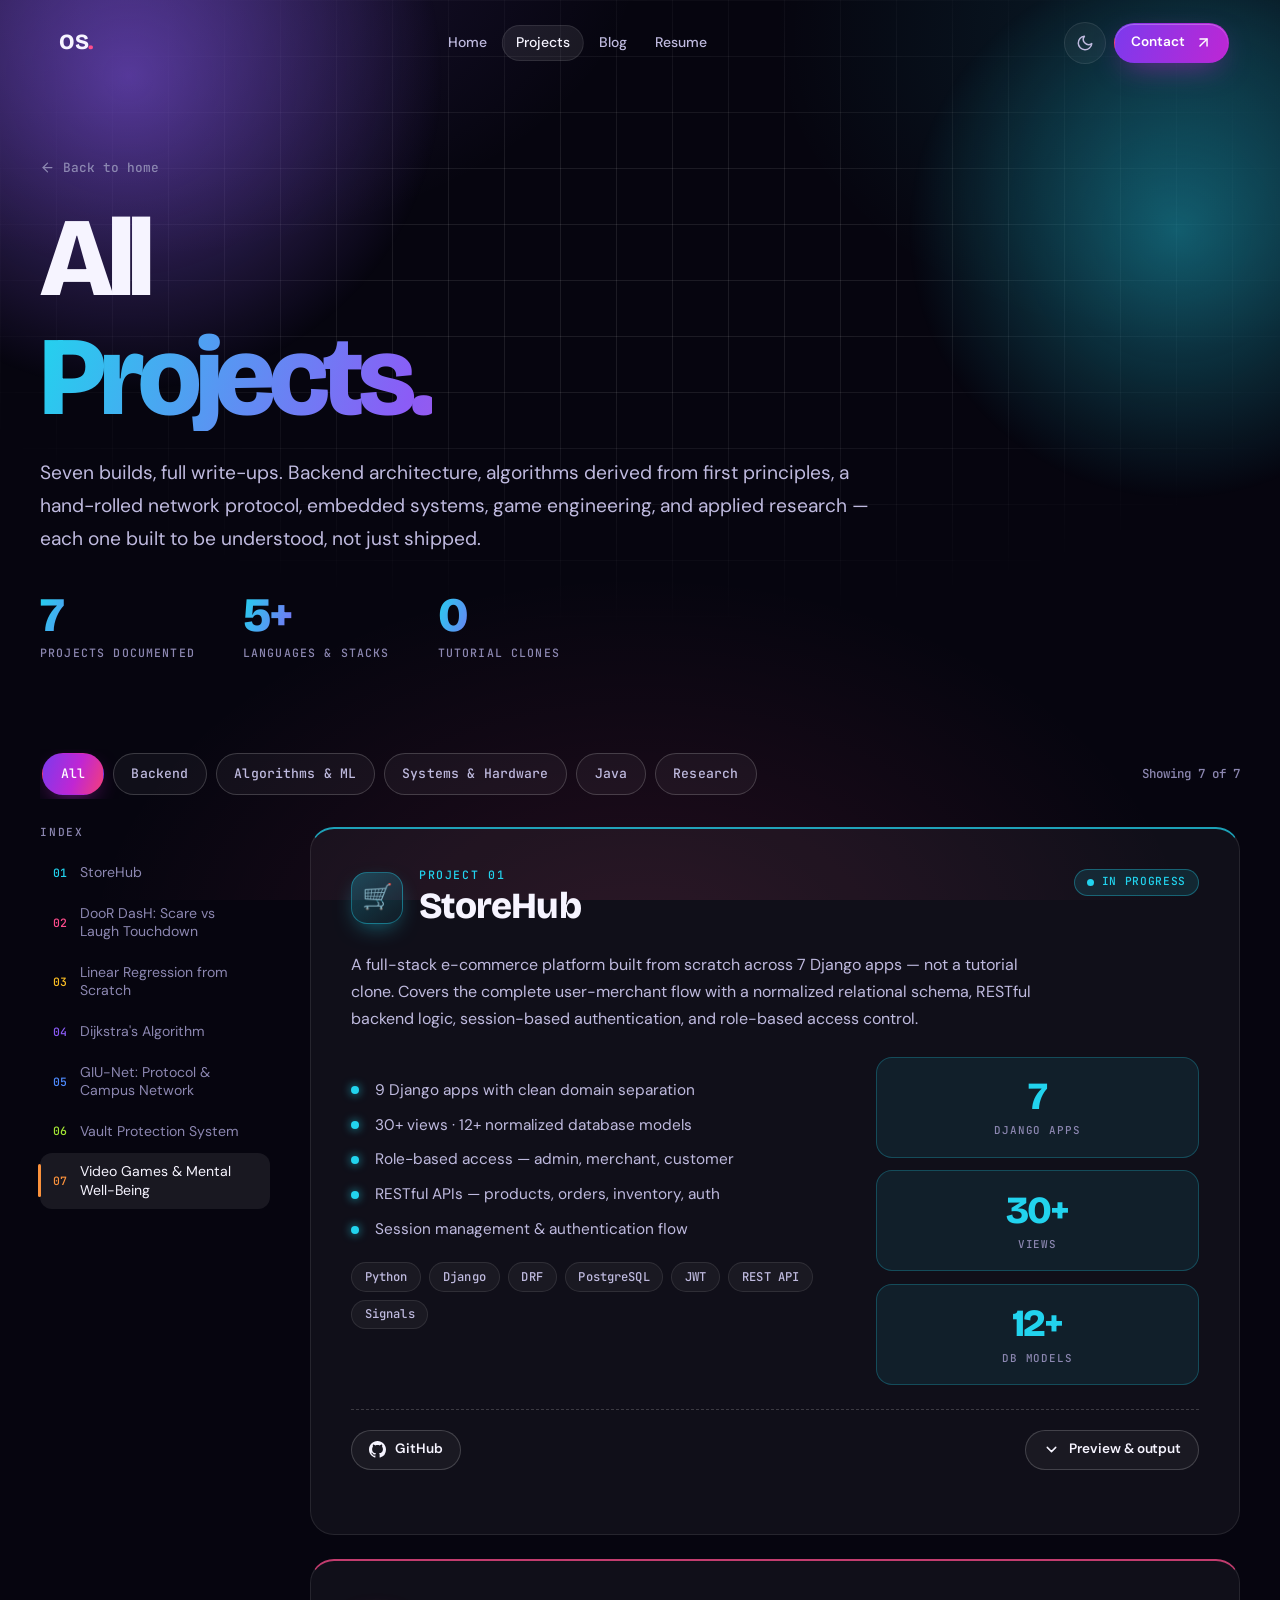
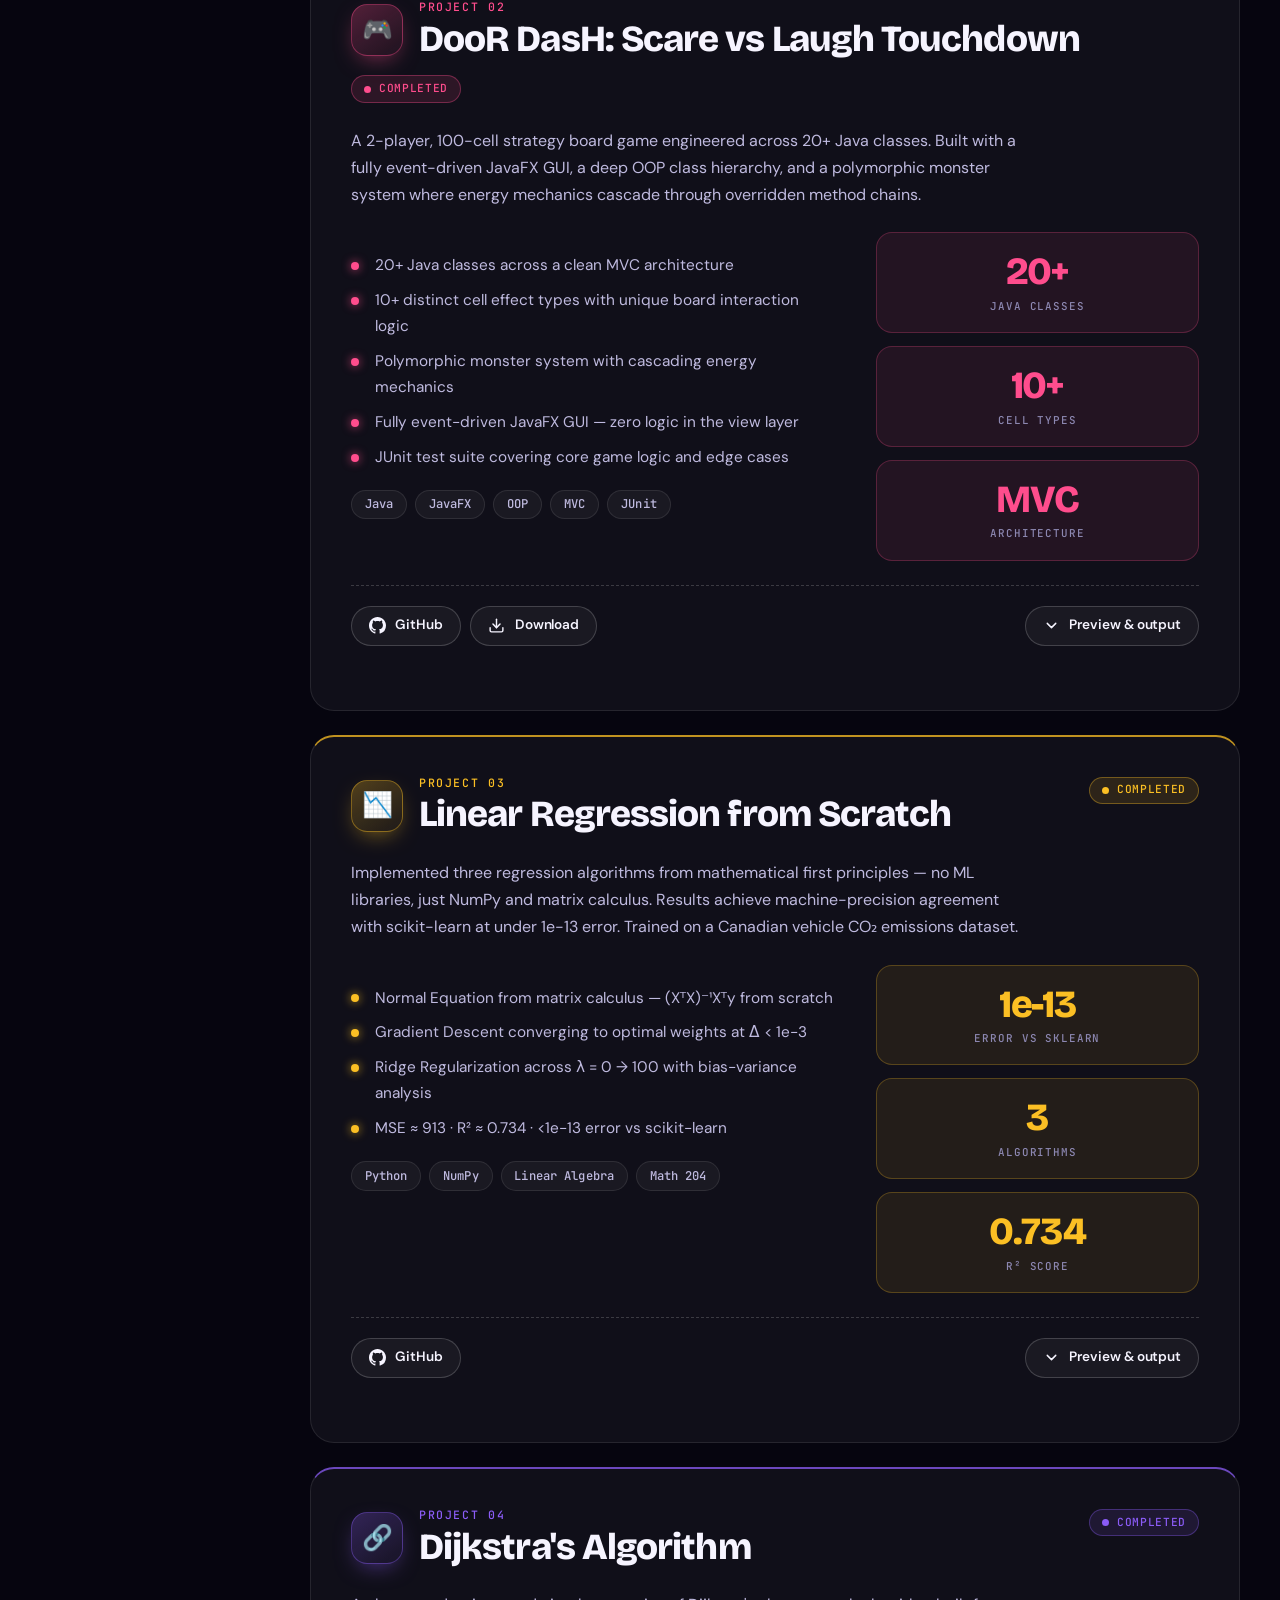
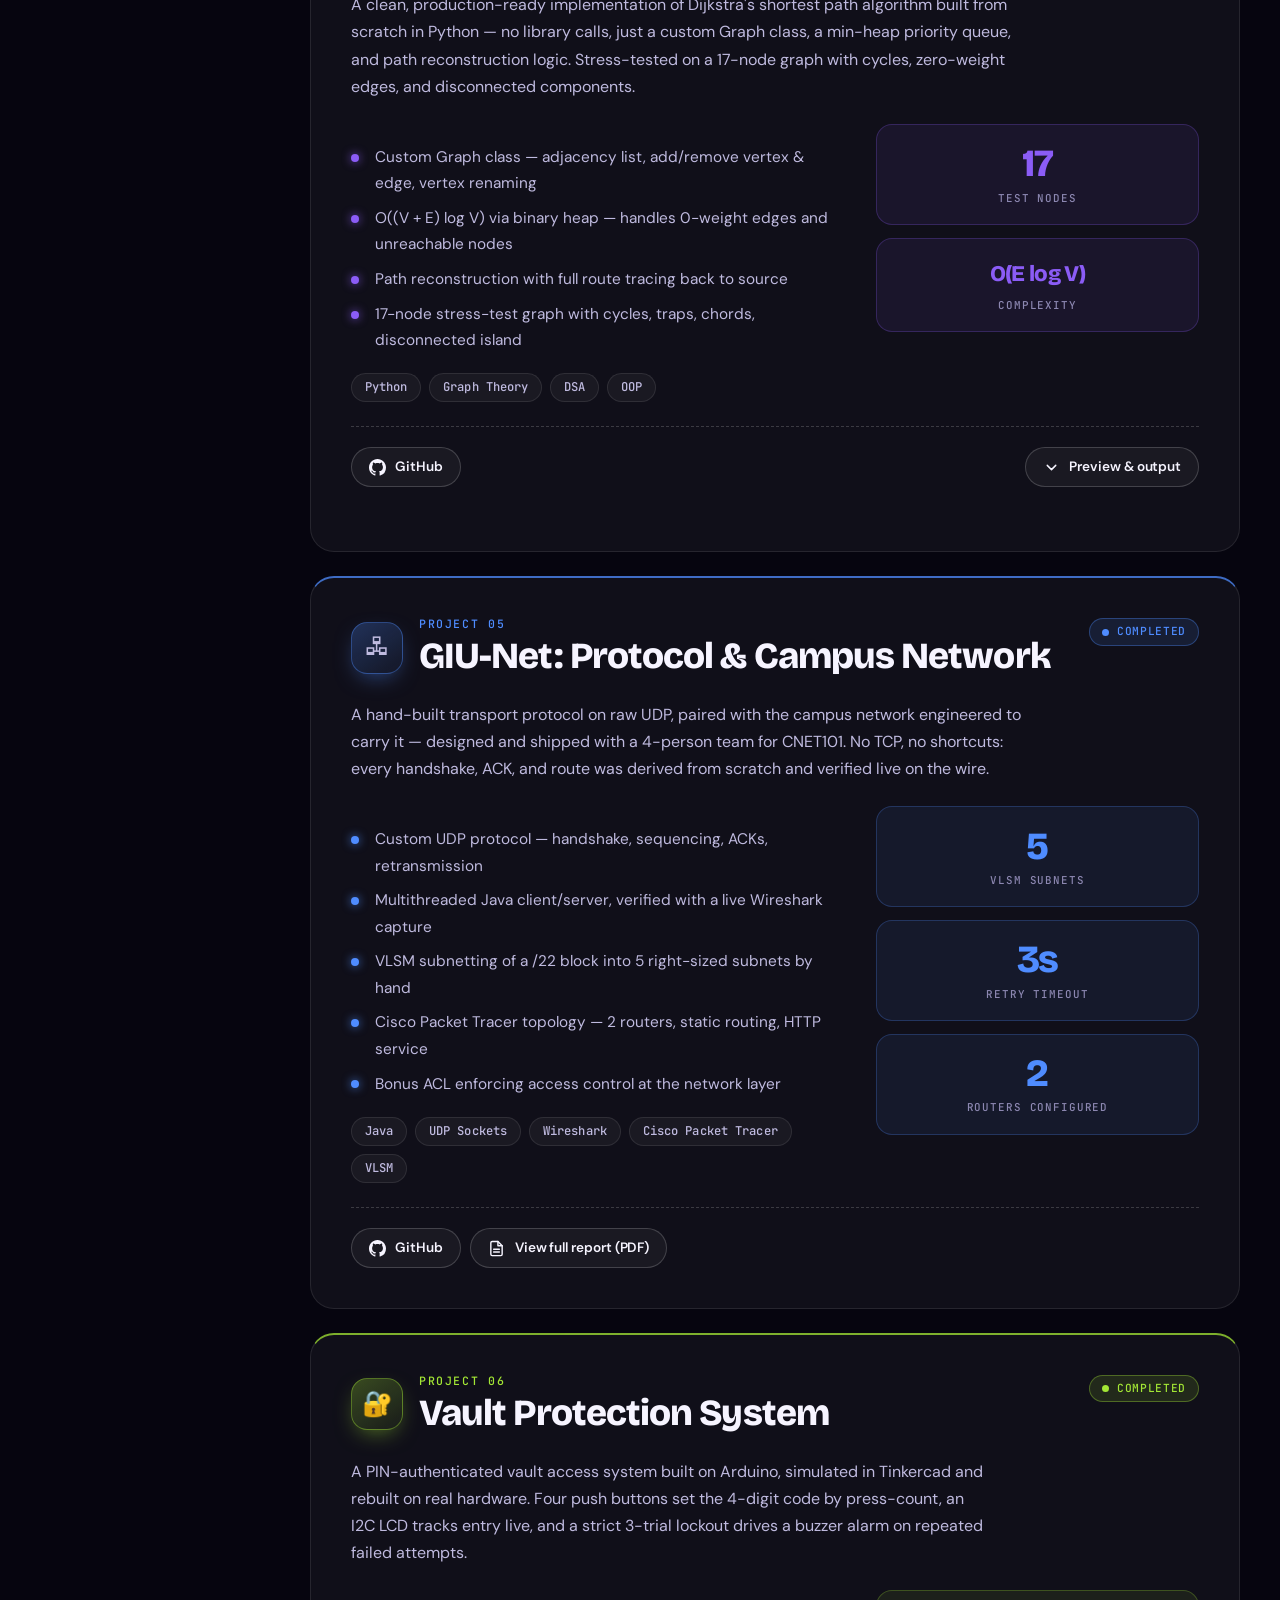
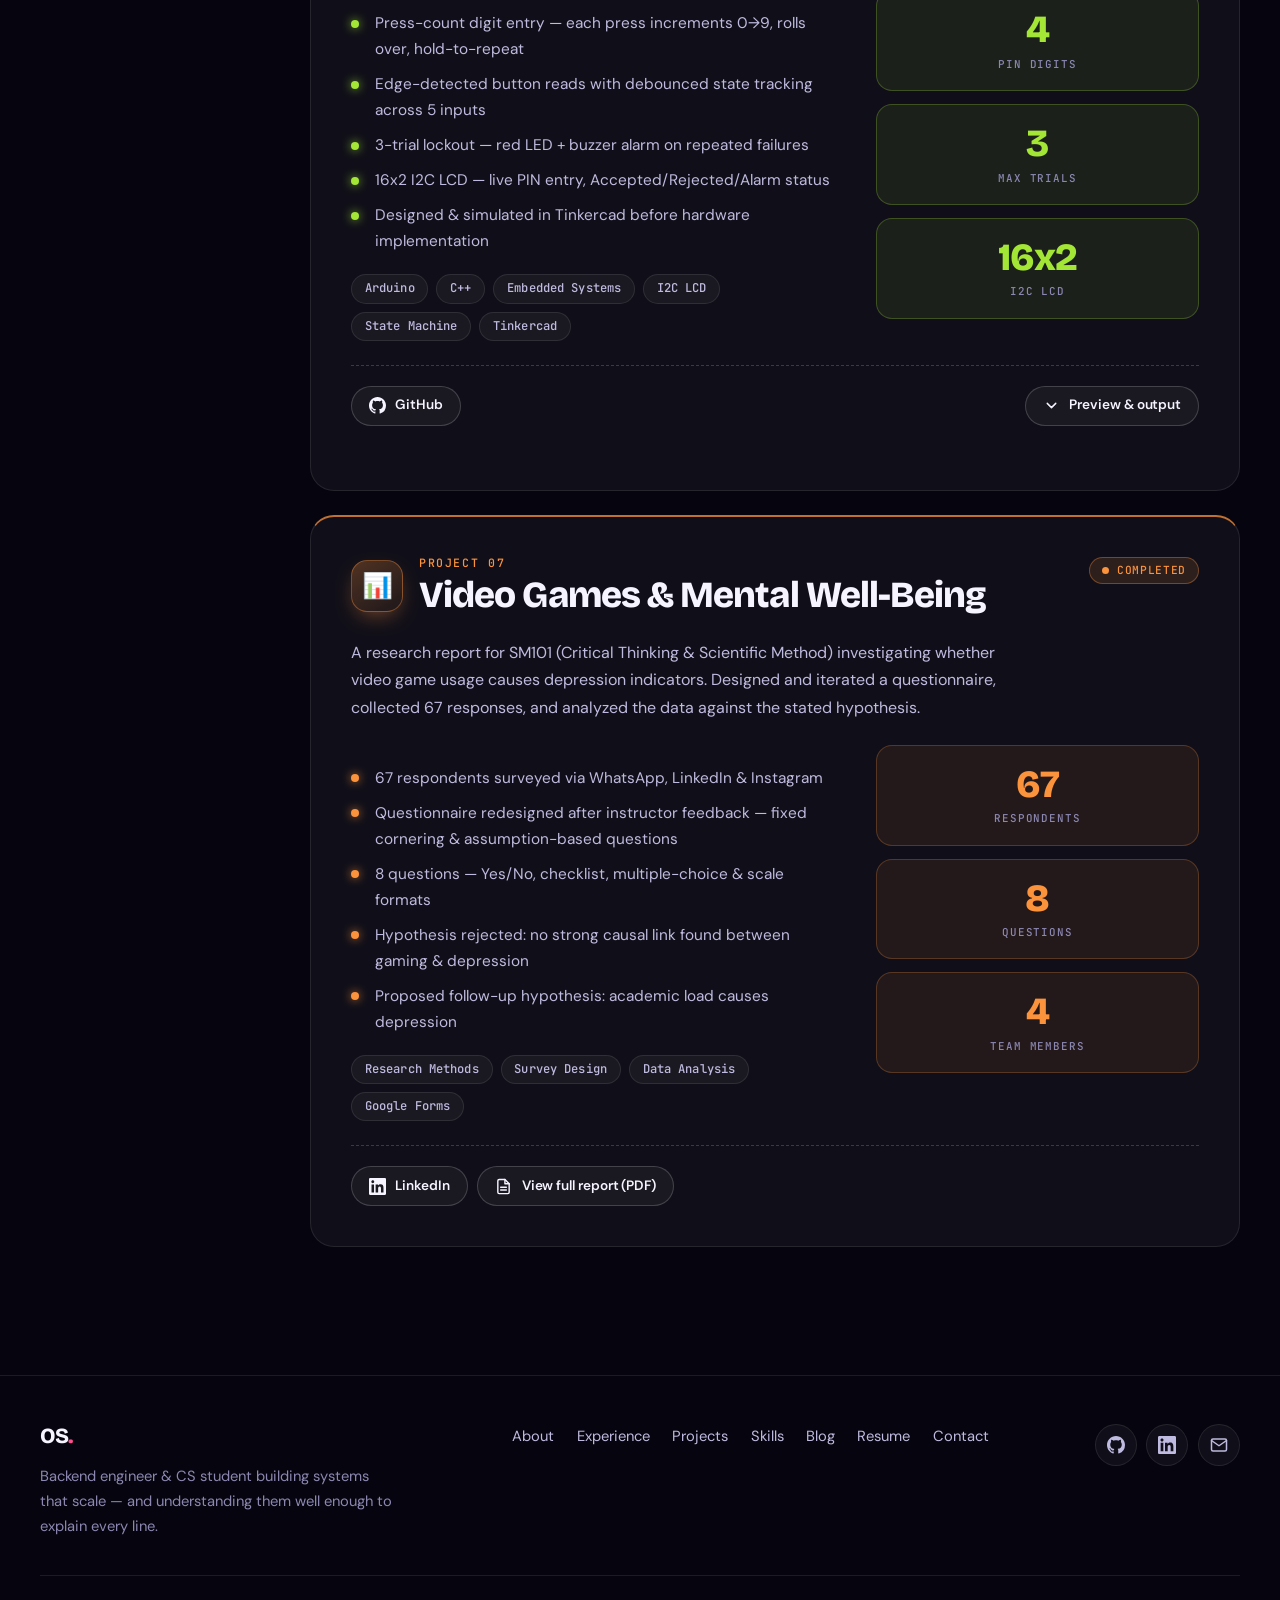
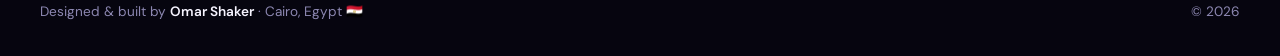
<file: projects.html>
<!DOCTYPE html>
<html lang="en" class="no-js" data-theme="dark">
<head>
<meta charset="UTF-8" />
<meta name="viewport" content="width=device-width, initial-scale=1, viewport-fit=cover" />
<title>Projects · Omar Shaker</title>
<meta name="description" content="All projects by Omar Shaker — backend systems, algorithms from scratch, networking, embedded systems, and research, built in depth." />
<meta name="robots" content="index, follow" />
<meta name="theme-color" content="#06050f" />
<meta name="color-scheme" content="dark light" />
<link rel="canonical" href="https://omar-shaker-elbana.github.io/projects.html" />
<meta property="og:site_name" content="Omar Shaker" />
<meta property="og:title" content="Projects · Omar Shaker" />
<meta property="og:description" content="Seven projects, full write-ups — backend architecture, algorithms from first principles, networking, embedded systems, and research." />
<meta property="og:type" content="website" />
<meta property="og:url" content="https://omar-shaker-elbana.github.io/projects.html" />
<meta property="og:image" content="https://omar-shaker-elbana.github.io/images/omar.jpg" />
<meta property="og:image:width" content="797" />
<meta property="og:image:height" content="1191" />
<meta name="twitter:card" content="summary_large_image" />
<meta name="twitter:title" content="Projects · Omar Shaker" />
<meta name="twitter:description" content="Seven projects, full write-ups — backend architecture, algorithms from first principles, networking, embedded systems, and research." />
<meta name="twitter:image" content="https://omar-shaker-elbana.github.io/images/omar.jpg" />
<link rel="icon" href="images/icon.png" type="image/png" />
<link rel="preconnect" href="https://fonts.googleapis.com" />
<link rel="preconnect" href="https://fonts.gstatic.com" crossorigin />
<link href="https://fonts.googleapis.com/css2?family=Bricolage+Grotesque:opsz,wght@12..96,500..800&family=DM+Sans:ital,opsz,wght@0,9..40,400..700;1,9..40,400&family=JetBrains+Mono:wght@400;500;600&display=swap" rel="stylesheet" />
<script>(function(d){var r=d.documentElement;r.className=r.className.replace('no-js','js');try{if(localStorage.getItem('theme')==='light')r.setAttribute('data-theme','light')}catch(e){}setTimeout(function(){if(!window.__portfolioReady)r.classList.add('reveal-fallback')},3500)})(document);</script>
<link rel="stylesheet" href="assets/css/style.css" />
</head>
<body>
<svg width="0" height="0" style="position:absolute" aria-hidden="true" focusable="false"><defs><symbol id="i-github" viewBox="0 0 24 24"><path d="M12 0C5.37 0 0 5.37 0 12c0 5.31 3.435 9.795 8.205 11.385.6.105.825-.255.825-.57 0-.285-.015-1.23-.015-2.235-3.015.555-3.795-.735-4.035-1.41-.135-.345-.72-1.41-1.23-1.695-.42-.225-1.02-.78-.015-.795.945-.015 1.62.87 1.845 1.23 1.08 1.815 2.805 1.305 3.495.99.105-.78.42-1.305.765-1.605-2.67-.3-5.46-1.335-5.46-5.925 0-1.305.465-2.385 1.23-3.225-.12-.3-.54-1.53.12-3.18 0 0 1.005-.315 3.3 1.23.96-.27 1.98-.405 3-.405s2.04.135 3 .405c2.295-1.56 3.3-1.23 3.3-1.23.66 1.65.24 2.88.12 3.18.765.84 1.23 1.905 1.23 3.225 0 4.605-2.805 5.625-5.475 5.925.435.375.81 1.095.81 2.22 0 1.605-.015 2.895-.015 3.3 0 .315.225.69.825.57A12.02 12.02 0 0024 12c0-6.63-5.37-12-12-12z"/></symbol><symbol id="i-linkedin" viewBox="0 0 24 24"><path d="M20.447 20.452h-3.554v-5.569c0-1.328-.027-3.037-1.852-3.037-1.853 0-2.136 1.445-2.136 2.939v5.667H9.351V9h3.414v1.561h.046c.477-.9 1.637-1.85 3.37-1.85 3.601 0 4.267 2.37 4.267 5.455v6.286zM5.337 7.433c-1.144 0-2.063-.926-2.063-2.065 0-1.138.92-2.063 2.063-2.063 1.14 0 2.064.925 2.064 2.063 0 1.139-.925 2.065-2.064 2.065zm1.782 13.019H3.555V9h3.564v11.452zM22.225 0H1.771C.792 0 0 .774 0 1.729v20.542C0 23.227.792 24 1.771 24h20.451C23.2 24 24 23.227 24 22.271V1.729C24 .774 23.2 0 22.222 0h.003z"/></symbol><symbol id="i-medium" viewBox="0 0 24 24"><path d="M13.54 12a6.8 6.8 0 01-6.77 6.82A6.8 6.8 0 010 12a6.8 6.8 0 016.77-6.82A6.8 6.8 0 0113.54 12zM20.96 12c0 3.54-1.51 6.42-3.38 6.42-1.87 0-3.39-2.88-3.39-6.42s1.52-6.42 3.39-6.42 3.38 2.88 3.38 6.42M24 12c0 3.17-.53 5.75-1.19 5.75-.66 0-1.19-2.58-1.19-5.75s.53-5.75 1.19-5.75C23.47 6.25 24 8.83 24 12z"/></symbol><symbol id="i-arrow-right" viewBox="0 0 24 24"><line x1="5" y1="12" x2="19" y2="12"/><polyline points="12 5 19 12 12 19"/></symbol><symbol id="i-arrow-left" viewBox="0 0 24 24"><line x1="19" y1="12" x2="5" y2="12"/><polyline points="12 19 5 12 12 5"/></symbol><symbol id="i-arrow-up-right" viewBox="0 0 24 24"><line x1="7" y1="17" x2="17" y2="7"/><polyline points="7 7 17 7 17 17"/></symbol><symbol id="i-arrow-up" viewBox="0 0 24 24"><line x1="12" y1="19" x2="12" y2="5"/><polyline points="5 12 12 5 19 12"/></symbol><symbol id="i-chevron-down" viewBox="0 0 24 24"><polyline points="6 9 12 15 18 9"/></symbol><symbol id="i-chevron-left" viewBox="0 0 24 24"><polyline points="15 18 9 12 15 6"/></symbol><symbol id="i-chevron-right" viewBox="0 0 24 24"><polyline points="9 18 15 12 9 6"/></symbol><symbol id="i-x" viewBox="0 0 24 24"><line x1="18" y1="6" x2="6" y2="18"/><line x1="6" y1="6" x2="18" y2="18"/></symbol><symbol id="i-sun" viewBox="0 0 24 24"><circle cx="12" cy="12" r="5"/><line x1="12" y1="1" x2="12" y2="3"/><line x1="12" y1="21" x2="12" y2="23"/><line x1="4.22" y1="4.22" x2="5.64" y2="5.64"/><line x1="18.36" y1="18.36" x2="19.78" y2="19.78"/><line x1="1" y1="12" x2="3" y2="12"/><line x1="21" y1="12" x2="23" y2="12"/><line x1="4.22" y1="19.78" x2="5.64" y2="18.36"/><line x1="18.36" y1="5.64" x2="19.78" y2="4.22"/></symbol><symbol id="i-moon" viewBox="0 0 24 24"><path d="M21 12.79A9 9 0 1 1 11.21 3 7 7 0 0 0 21 12.79z"/></symbol><symbol id="i-download" viewBox="0 0 24 24"><path d="M21 15v4a2 2 0 0 1-2 2H5a2 2 0 0 1-2-2v-4"/><polyline points="7 10 12 15 17 10"/><line x1="12" y1="15" x2="12" y2="3"/></symbol><symbol id="i-copy" viewBox="0 0 24 24"><rect x="9" y="9" width="13" height="13" rx="2"/><path d="M5 15H4a2 2 0 0 1-2-2V4a2 2 0 0 1 2-2h9a2 2 0 0 1 2 2v1"/></symbol><symbol id="i-mail" viewBox="0 0 24 24"><path d="M4 4h16c1.1 0 2 .9 2 2v12c0 1.1-.9 2-2 2H4c-1.1 0-2-.9-2-2V6c0-1.1.9-2 2-2z"/><polyline points="22,6 12,13 2,6"/></symbol><symbol id="i-file" viewBox="0 0 24 24"><path d="M14 2H6a2 2 0 0 0-2 2v16a2 2 0 0 0 2 2h12a2 2 0 0 0 2-2V8z"/><polyline points="14 2 14 8 20 8"/><line x1="16" y1="13" x2="8" y2="13"/><line x1="16" y1="17" x2="8" y2="17"/></symbol><symbol id="i-check" viewBox="0 0 24 24"><polyline points="20 6 9 17 4 12"/></symbol><symbol id="i-pin" viewBox="0 0 24 24"><path d="M21 10c0 7-9 13-9 13s-9-6-9-13a9 9 0 0 1 18 0z"/><circle cx="12" cy="10" r="3"/></symbol><symbol id="i-book" viewBox="0 0 24 24"><path d="M2 3h6a4 4 0 0 1 4 4v14a3 3 0 0 0-3-3H2z"/><path d="M22 3h-6a4 4 0 0 0-4 4v14a3 3 0 0 1 3-3h7z"/></symbol><symbol id="i-expand" viewBox="0 0 24 24"><polyline points="15 3 21 3 21 9"/><polyline points="9 21 3 21 3 15"/><line x1="21" y1="3" x2="14" y2="10"/><line x1="3" y1="21" x2="10" y2="14"/></symbol><symbol id="i-cap" viewBox="0 0 24 24"><path d="M22 10 12 5 2 10l10 5 10-5z"/><path d="M6 12v5c3 2 9 2 12 0v-5"/></symbol><symbol id="i-layers" viewBox="0 0 24 24"><polygon points="12 2 2 7 12 12 22 7 12 2"/><polyline points="2 17 12 22 22 17"/><polyline points="2 12 12 17 22 12"/></symbol><symbol id="i-zap" viewBox="0 0 24 24"><polygon points="13 2 3 14 12 14 11 22 21 10 12 10 13 2"/></symbol><symbol id="i-pen" viewBox="0 0 24 24"><path d="M12 20h9"/><path d="M16.5 3.5a2.121 2.121 0 0 1 3 3L7 19l-4 1 1-4L16.5 3.5z"/></symbol></defs></svg>
<a class="skip-link" href="#main">Skip to content</a>
<div class="scroll-progress" aria-hidden="true"></div>
<header class="site-header" id="header">
  <div class="nav-shell">
    <a class="brand" href="index.html" aria-label="Omar Shaker — home">OS<span class="brand-dot">.</span></a>
    <nav class="nav" aria-label="Primary">
      <ul class="nav-links">
        <li><a href="index.html">Home</a></li>
        <li><a href="projects.html" aria-current="page">Projects</a></li>
        <li><a href="blog.html">Blog</a></li>
        <li><a href="index.html#resume">Resume</a></li>
      </ul>
      <span class="nav-indicator" aria-hidden="true"></span>
    </nav>
    <div class="nav-actions">
      <button class="icon-btn theme-toggle" id="theme-toggle" type="button" aria-label="Toggle light / dark theme"><svg class="ico i-moon i-moon" aria-hidden="true" focusable="false"><use href="#i-moon"/></svg><svg class="ico i-sun i-sun" aria-hidden="true" focusable="false"><use href="#i-sun"/></svg></button>
      <a class="btn btn-primary btn-sm nav-cta" href="index.html#contact">Contact <svg class="ico i-arrow-up-right i-up-right" aria-hidden="true" focusable="false"><use href="#i-arrow-up-right"/></svg></a>
      <button class="menu-btn" id="menu-btn" type="button" aria-label="Open menu" aria-expanded="false" aria-controls="mobile-menu"><span></span><span></span></button>
    </div>
  </div>
</header>

<div class="mobile-menu" id="mobile-menu" role="dialog" aria-modal="true" aria-label="Site menu">
  <nav class="mobile-links" aria-label="Mobile">
      <a href="index.html" style="--i:0"><small>01</small>Home</a>
      <a href="projects.html" style="--i:1"><small>02</small>Projects</a>
      <a href="blog.html" style="--i:2"><small>03</small>Blog</a>
      <a href="index.html#resume" style="--i:3"><small>04</small>Resume</a>
      <a href="index.html#contact" style="--i:4"><small>05</small>Contact</a>
  </nav>
  <div class="mobile-foot">
    <a class="icon-btn" href="https://github.com/Omar-Shaker-Elbana" target="_blank" rel="noopener" aria-label="GitHub"><svg class="ico i-github ico-fill" aria-hidden="true" focusable="false"><use href="#i-github"/></svg></a>
    <a class="icon-btn" href="https://www.linkedin.com/in/omar-shaker-elbana/" target="_blank" rel="noopener" aria-label="LinkedIn"><svg class="ico i-linkedin ico-fill" aria-hidden="true" focusable="false"><use href="#i-linkedin"/></svg></a>
    <a class="icon-btn" href="mailto:omarshaker082@gmail.com" aria-label="Email"><svg class="ico i-mail" aria-hidden="true" focusable="false"><use href="#i-mail"/></svg></a>
  </div>
</div>

<main id="main">
  <section class="page-hero acc-pink" aria-labelledby="page-title">
    <div class="hero-bg" aria-hidden="true"><div class="hero-grid"></div><span class="orb orb-1"></span><span class="orb orb-2"></span></div>
    <div class="container">
      <a class="crumb" href="index.html"><svg class="ico i-arrow-left" aria-hidden="true" focusable="false"><use href="#i-arrow-left"/></svg> Back to home</a>
      <h1 class="page-title" id="page-title"><span class="line"><span>All</span></span><span class="line"><span class="grad-text">Projects.</span></span></h1>
      <p class="page-lede">Seven builds, full write-ups. Backend architecture, algorithms derived from first principles, a hand-rolled network protocol, embedded systems, game engineering, and applied research — each one built to be understood, not just shipped.</p>
      <div class="page-stats">
        <div class="page-stat"><b data-count="7">7</b><span>Projects documented</span></div>
        <div class="page-stat"><b data-count="5" data-suffix="+">5+</b><span>Languages &amp; stacks</span></div>
        <div class="page-stat"><b data-count="0">0</b><span>Tutorial clones</span></div>
      </div>
    </div>
  </section>

  <section class="section" style="padding-top:clamp(1rem,3vw,2rem)" aria-label="Project list">
    <div class="container">
      <div class="filter-bar" data-reveal="up">
        <div class="filters" role="group" aria-label="Filter projects by category"><button class="filter" type="button" data-filter="all" aria-pressed="true">All</button><button class="filter" type="button" data-filter="backend" aria-pressed="false">Backend</button><button class="filter" type="button" data-filter="ml-algo" aria-pressed="false">Algorithms &amp; ML</button><button class="filter" type="button" data-filter="systems" aria-pressed="false">Systems &amp; Hardware</button><button class="filter" type="button" data-filter="java" aria-pressed="false">Java</button><button class="filter" type="button" data-filter="research" aria-pressed="false">Research</button></div>
        <p class="result-count" aria-live="polite">Showing 7 of 7</p>
      </div>
      <div class="proj-layout">
        <aside class="rail" aria-label="Project index">
          <p class="rail-title">Index</p>
          <ol><li class="acc-cyan" data-cats="backend"><a href="#p1"><b>01</b>StoreHub</a></li><li class="acc-pink" data-cats="java"><a href="#p2"><b>02</b>DooR DasH: Scare vs Laugh Touchdown</a></li><li class="acc-amber" data-cats="ml-algo"><a href="#p3"><b>03</b>Linear Regression from Scratch</a></li><li class="acc-violet" data-cats="ml-algo"><a href="#p4"><b>04</b>Dijkstra's Algorithm</a></li><li class="acc-blue" data-cats="systems java"><a href="#p5"><b>05</b>GIU-Net: Protocol &amp; Campus Network</a></li><li class="acc-lime" data-cats="systems"><a href="#p6"><b>06</b>Vault Protection System</a></li><li class="acc-orange" data-cats="research"><a href="#p7"><b>07</b>Video Games &amp; Mental Well-Being</a></li></ol>
        </aside>
        <div class="proj-stack">
        <article class="card proj acc-cyan" id="p1" data-cats="backend" data-reveal="up">
          <div class="proj-top">
            <div class="proj-id"><span class="icon-tile" aria-hidden="true">🛒</span><div><p class="proj-num">PROJECT 01</p><h2 class="proj-h">StoreHub</h2></div></div>
            <span class="status"><span class="dot"></span>In Progress</span>
          </div>
          <p class="proj-desc">A full-stack e-commerce platform built from scratch across 7 Django apps — not a tutorial clone. Covers the complete user-merchant flow with a normalized relational schema, RESTful backend logic, session-based authentication, and role-based access control.</p>
          <div class="proj-body">
            <div><ul class="proj-points"><li>9 Django apps with clean domain separation</li><li>30+ views · 12+ normalized database models</li><li>Role-based access — admin, merchant, customer</li><li>RESTful APIs — products, orders, inventory, auth</li><li>Session management &amp; authentication flow</li></ul><div class="chip-row"><span class="chip">Python</span><span class="chip">Django</span><span class="chip">DRF</span><span class="chip">PostgreSQL</span><span class="chip">JWT</span><span class="chip">REST API</span><span class="chip">Signals</span></div></div>
            <div class="metrics"><div class="metric"><div class="metric-val">7</div><div class="metric-label">Django Apps</div></div><div class="metric"><div class="metric-val">30+</div><div class="metric-label">Views</div></div><div class="metric"><div class="metric-val">12+</div><div class="metric-label">DB Models</div></div></div>
          </div>
          <div class="proj-foot"><div class="links"><a class="btn btn-sm" href="https://github.com/Omar-Shaker-Elbana/Store_Hub" target="_blank" rel="noopener"><svg class="ico i-github ico-fill" aria-hidden="true" focusable="false"><use href="#i-github"/></svg> GitHub</a></div><button class="btn btn-sm toggle" type="button" aria-expanded="false" aria-controls="pv-p1"><svg class="ico i-chevron-down" aria-hidden="true" focusable="false"><use href="#i-chevron-down"/></svg><span class="toggle-label">Preview &amp; output</span></button></div>
          <div class="preview" id="pv-p1"><div class="preview-inner"><p class="preview-label">Screenshots &amp; output</p><div class="shots"><button class="shot" type="button" aria-label="Open image: StoreHub screenshot 1"><img data-src="images/SH1.png" alt="StoreHub screenshot 1" decoding="async" /><span class="zoom"><svg class="ico i-expand" aria-hidden="true" focusable="false"><use href="#i-expand"/></svg></span></button></div></div></div>
        </article>
        <article class="card proj acc-pink" id="p2" data-cats="java" data-reveal="up">
          <div class="proj-top">
            <div class="proj-id"><span class="icon-tile" aria-hidden="true">🎮</span><div><p class="proj-num">PROJECT 02</p><h2 class="proj-h">DooR DasH: Scare vs Laugh Touchdown</h2></div></div>
            <span class="status is-done"><span class="dot"></span>Completed</span>
          </div>
          <p class="proj-desc">A 2-player, 100-cell strategy board game engineered across 20+ Java classes. Built with a fully event-driven JavaFX GUI, a deep OOP class hierarchy, and a polymorphic monster system where energy mechanics cascade through overridden method chains.</p>
          <div class="proj-body">
            <div><ul class="proj-points"><li>20+ Java classes across a clean MVC architecture</li><li>10+ distinct cell effect types with unique board interaction logic</li><li>Polymorphic monster system with cascading energy mechanics</li><li>Fully event-driven JavaFX GUI — zero logic in the view layer</li><li>JUnit test suite covering core game logic and edge cases</li></ul><div class="chip-row"><span class="chip">Java</span><span class="chip">JavaFX</span><span class="chip">OOP</span><span class="chip">MVC</span><span class="chip">JUnit</span></div></div>
            <div class="metrics"><div class="metric"><div class="metric-val">20+</div><div class="metric-label">Java Classes</div></div><div class="metric"><div class="metric-val">10+</div><div class="metric-label">Cell Types</div></div><div class="metric"><div class="metric-val">MVC</div><div class="metric-label">Architecture</div></div></div>
          </div>
          <div class="proj-foot"><div class="links"><a class="btn btn-sm" href="https://github.com/Omar-Shaker-Elbana/DooR_DasH" target="_blank" rel="noopener"><svg class="ico i-github ico-fill" aria-hidden="true" focusable="false"><use href="#i-github"/></svg> GitHub</a><a class="btn btn-sm" href="https://omar-shaker-elbana.github.io/doordashdownload" target="_blank" rel="noopener"><svg class="ico i-download" aria-hidden="true" focusable="false"><use href="#i-download"/></svg> Download</a></div><button class="btn btn-sm toggle" type="button" aria-expanded="false" aria-controls="pv-p2"><svg class="ico i-chevron-down" aria-hidden="true" focusable="false"><use href="#i-chevron-down"/></svg><span class="toggle-label">Preview &amp; output</span></button></div>
          <div class="preview" id="pv-p2"><div class="preview-inner"><p class="preview-label">Screenshots &amp; output</p><div class="shots"><button class="shot" type="button" aria-label="Open image: DooR DasH screenshot 1"><img data-src="images/DD1.png" alt="DooR DasH screenshot 1" decoding="async" /><span class="zoom"><svg class="ico i-expand" aria-hidden="true" focusable="false"><use href="#i-expand"/></svg></span></button><button class="shot" type="button" aria-label="Open image: DooR DasH screenshot 2"><img data-src="images/DD2.png" alt="DooR DasH screenshot 2" decoding="async" /><span class="zoom"><svg class="ico i-expand" aria-hidden="true" focusable="false"><use href="#i-expand"/></svg></span></button></div></div></div>
        </article>
        <article class="card proj acc-amber" id="p3" data-cats="ml-algo" data-reveal="up">
          <div class="proj-top">
            <div class="proj-id"><span class="icon-tile" aria-hidden="true">📉</span><div><p class="proj-num">PROJECT 03</p><h2 class="proj-h">Linear Regression from Scratch</h2></div></div>
            <span class="status is-done"><span class="dot"></span>Completed</span>
          </div>
          <p class="proj-desc">Implemented three regression algorithms from mathematical first principles — no ML libraries, just NumPy and matrix calculus. Results achieve machine-precision agreement with scikit-learn at under 1e-13 error. Trained on a Canadian vehicle CO₂ emissions dataset.</p>
          <div class="proj-body">
            <div><ul class="proj-points"><li>Normal Equation from matrix calculus — (XᵀX)⁻¹Xᵀy from scratch</li><li>Gradient Descent converging to optimal weights at Δ &lt; 1e-3</li><li>Ridge Regularization across λ = 0 → 100 with bias-variance analysis</li><li>MSE ≈ 913 · R² ≈ 0.734 · &lt;1e-13 error vs scikit-learn</li></ul><div class="chip-row"><span class="chip">Python</span><span class="chip">NumPy</span><span class="chip">Linear Algebra</span><span class="chip">Math 204</span></div></div>
            <div class="metrics"><div class="metric"><div class="metric-val">1e-13</div><div class="metric-label">Error vs sklearn</div></div><div class="metric"><div class="metric-val">3</div><div class="metric-label">Algorithms</div></div><div class="metric"><div class="metric-val">0.734</div><div class="metric-label">R² Score</div></div></div>
          </div>
          <div class="proj-foot"><div class="links"><a class="btn btn-sm" href="https://github.com/AhmedMohammedRo/Linear_Algebra_Project" target="_blank" rel="noopener"><svg class="ico i-github ico-fill" aria-hidden="true" focusable="false"><use href="#i-github"/></svg> GitHub</a></div><button class="btn btn-sm toggle" type="button" aria-expanded="false" aria-controls="pv-p3"><svg class="ico i-chevron-down" aria-hidden="true" focusable="false"><use href="#i-chevron-down"/></svg><span class="toggle-label">Preview &amp; output</span></button></div>
          <div class="preview" id="pv-p3"><div class="preview-inner"><p class="preview-label">Screenshots &amp; output</p><div class="shots"><button class="shot" type="button" aria-label="Open image: Linear Regression output 1"><img data-src="images/ML1.png" alt="Linear Regression output 1" decoding="async" /><span class="zoom"><svg class="ico i-expand" aria-hidden="true" focusable="false"><use href="#i-expand"/></svg></span></button><button class="shot" type="button" aria-label="Open image: Linear Regression output 2"><img data-src="images/ML2.png" alt="Linear Regression output 2" decoding="async" /><span class="zoom"><svg class="ico i-expand" aria-hidden="true" focusable="false"><use href="#i-expand"/></svg></span></button><button class="shot" type="button" aria-label="Open image: Linear Regression output 3"><img data-src="images/ML3.png" alt="Linear Regression output 3" decoding="async" /><span class="zoom"><svg class="ico i-expand" aria-hidden="true" focusable="false"><use href="#i-expand"/></svg></span></button></div></div></div>
        </article>
        <article class="card proj acc-violet" id="p4" data-cats="ml-algo" data-reveal="up">
          <div class="proj-top">
            <div class="proj-id"><span class="icon-tile" aria-hidden="true">🔗</span><div><p class="proj-num">PROJECT 04</p><h2 class="proj-h">Dijkstra's Algorithm</h2></div></div>
            <span class="status is-done"><span class="dot"></span>Completed</span>
          </div>
          <p class="proj-desc">A clean, production-ready implementation of Dijkstra's shortest path algorithm built from scratch in Python — no library calls, just a custom Graph class, a min-heap priority queue, and path reconstruction logic. Stress-tested on a 17-node graph with cycles, zero-weight edges, and disconnected components.</p>
          <div class="proj-body">
            <div><ul class="proj-points"><li>Custom Graph class — adjacency list, add/remove vertex &amp; edge, vertex renaming</li><li>O((V + E) log V) via binary heap — handles 0-weight edges and unreachable nodes</li><li>Path reconstruction with full route tracing back to source</li><li>17-node stress-test graph with cycles, traps, chords, disconnected island</li></ul><div class="chip-row"><span class="chip">Python</span><span class="chip">Graph Theory</span><span class="chip">DSA</span><span class="chip">OOP</span></div></div>
            <div class="metrics"><div class="metric"><div class="metric-val">17</div><div class="metric-label">Test Nodes</div></div><div class="metric"><div class="metric-val sm">O(E log V)</div><div class="metric-label">Complexity</div></div></div>
          </div>
          <div class="proj-foot"><div class="links"><a class="btn btn-sm" href="https://github.com/Omar-Shaker-Elbana/Dijkstra-s_Algorithm" target="_blank" rel="noopener"><svg class="ico i-github ico-fill" aria-hidden="true" focusable="false"><use href="#i-github"/></svg> GitHub</a></div><button class="btn btn-sm toggle" type="button" aria-expanded="false" aria-controls="pv-p4"><svg class="ico i-chevron-down" aria-hidden="true" focusable="false"><use href="#i-chevron-down"/></svg><span class="toggle-label">Preview &amp; output</span></button></div>
          <div class="preview" id="pv-p4"><div class="preview-inner"><p class="preview-label">Screenshots &amp; output</p><div class="shots"><button class="shot" type="button" aria-label="Open image: Dijkstra output 1"><img data-src="images/DI1.png" alt="Dijkstra output 1" decoding="async" /><span class="zoom"><svg class="ico i-expand" aria-hidden="true" focusable="false"><use href="#i-expand"/></svg></span></button></div></div></div>
        </article>
        <article class="card proj acc-blue" id="p5" data-cats="systems java" data-reveal="up">
          <div class="proj-top">
            <div class="proj-id"><span class="icon-tile" aria-hidden="true">🖧</span><div><p class="proj-num">PROJECT 05</p><h2 class="proj-h">GIU-Net: Protocol &amp; Campus Network</h2></div></div>
            <span class="status is-done"><span class="dot"></span>Completed</span>
          </div>
          <p class="proj-desc">A hand-built transport protocol on raw UDP, paired with the campus network engineered to carry it — designed and shipped with a 4-person team for CNET101. No TCP, no shortcuts: every handshake, ACK, and route was derived from scratch and verified live on the wire.</p>
          <div class="proj-body">
            <div><ul class="proj-points"><li>Custom UDP protocol — handshake, sequencing, ACKs, retransmission</li><li>Multithreaded Java client/server, verified with a live Wireshark capture</li><li>VLSM subnetting of a /22 block into 5 right-sized subnets by hand</li><li>Cisco Packet Tracer topology — 2 routers, static routing, HTTP service</li><li>Bonus ACL enforcing access control at the network layer</li></ul><div class="chip-row"><span class="chip">Java</span><span class="chip">UDP Sockets</span><span class="chip">Wireshark</span><span class="chip">Cisco Packet Tracer</span><span class="chip">VLSM</span></div></div>
            <div class="metrics"><div class="metric"><div class="metric-val">5</div><div class="metric-label">VLSM Subnets</div></div><div class="metric"><div class="metric-val">3s</div><div class="metric-label">Retry Timeout</div></div><div class="metric"><div class="metric-val">2</div><div class="metric-label">Routers Configured</div></div></div>
          </div>
          <div class="proj-foot"><div class="links"><a class="btn btn-sm" href="https://github.com/mark1234720/GIUNet/tree/main" target="_blank" rel="noopener"><svg class="ico i-github ico-fill" aria-hidden="true" focusable="false"><use href="#i-github"/></svg> GitHub</a><a class="btn btn-sm" href="GIUNet_Report.pdf" target="_blank" rel="noopener" data-pdf="GIUNet_Report.pdf" data-pdf-title="GIU-Net Project Report"><svg class="ico i-file" aria-hidden="true" focusable="false"><use href="#i-file"/></svg> View full report (PDF)</a></div></div>
          
        </article>
        <article class="card proj acc-lime" id="p6" data-cats="systems" data-reveal="up">
          <div class="proj-top">
            <div class="proj-id"><span class="icon-tile" aria-hidden="true">🔐</span><div><p class="proj-num">PROJECT 06</p><h2 class="proj-h">Vault Protection System</h2></div></div>
            <span class="status is-done"><span class="dot"></span>Completed</span>
          </div>
          <p class="proj-desc">A PIN-authenticated vault access system built on Arduino, simulated in Tinkercad and rebuilt on real hardware. Four push buttons set the 4-digit code by press-count, an I2C LCD tracks entry live, and a strict 3-trial lockout drives a buzzer alarm on repeated failed attempts.</p>
          <div class="proj-body">
            <div><ul class="proj-points"><li>Press-count digit entry — each press increments 0→9, rolls over, hold-to-repeat</li><li>Edge-detected button reads with debounced state tracking across 5 inputs</li><li>3-trial lockout — red LED + buzzer alarm on repeated failures</li><li>16x2 I2C LCD — live PIN entry, Accepted/Rejected/Alarm status</li><li>Designed &amp; simulated in Tinkercad before hardware implementation</li></ul><div class="chip-row"><span class="chip">Arduino</span><span class="chip">C++</span><span class="chip">Embedded Systems</span><span class="chip">I2C LCD</span><span class="chip">State Machine</span><span class="chip">Tinkercad</span></div></div>
            <div class="metrics"><div class="metric"><div class="metric-val">4</div><div class="metric-label">PIN Digits</div></div><div class="metric"><div class="metric-val">3</div><div class="metric-label">Max Trials</div></div><div class="metric"><div class="metric-val">16x2</div><div class="metric-label">I2C LCD</div></div></div>
          </div>
          <div class="proj-foot"><div class="links"><a class="btn btn-sm" href="https://github.com/Omar-Shaker-Elbana/Vault-Sim" target="_blank" rel="noopener"><svg class="ico i-github ico-fill" aria-hidden="true" focusable="false"><use href="#i-github"/></svg> GitHub</a></div><button class="btn btn-sm toggle" type="button" aria-expanded="false" aria-controls="pv-p6"><svg class="ico i-chevron-down" aria-hidden="true" focusable="false"><use href="#i-chevron-down"/></svg><span class="toggle-label">Preview &amp; output</span></button></div>
          <div class="preview" id="pv-p6"><div class="preview-inner"><p class="preview-label">Screenshots &amp; output</p><div class="shots"><button class="shot" type="button" aria-label="Open image: Vault Protection System screenshot 1"><img data-src="Side_final.jpg" alt="Vault Protection System screenshot 1" decoding="async" /><span class="zoom"><svg class="ico i-expand" aria-hidden="true" focusable="false"><use href="#i-expand"/></svg></span></button><button class="shot" type="button" aria-label="Open image: Vault Protection System screenshot 2"><img data-src="top_final.jpg" alt="Vault Protection System screenshot 2" decoding="async" /><span class="zoom"><svg class="ico i-expand" aria-hidden="true" focusable="false"><use href="#i-expand"/></svg></span></button><button class="shot" type="button" aria-label="Open image: Vault Protection System screenshot 3"><img data-src="TK.png" alt="Vault Protection System screenshot 3" decoding="async" /><span class="zoom"><svg class="ico i-expand" aria-hidden="true" focusable="false"><use href="#i-expand"/></svg></span></button></div></div></div>
        </article>
        <article class="card proj acc-orange" id="p7" data-cats="research" data-reveal="up">
          <div class="proj-top">
            <div class="proj-id"><span class="icon-tile" aria-hidden="true">📊</span><div><p class="proj-num">PROJECT 07</p><h2 class="proj-h">Video Games &amp; Mental Well-Being</h2></div></div>
            <span class="status is-done"><span class="dot"></span>Completed</span>
          </div>
          <p class="proj-desc">A research report for SM101 (Critical Thinking &amp; Scientific Method) investigating whether video game usage causes depression indicators. Designed and iterated a questionnaire, collected 67 responses, and analyzed the data against the stated hypothesis.</p>
          <div class="proj-body">
            <div><ul class="proj-points"><li>67 respondents surveyed via WhatsApp, LinkedIn &amp; Instagram</li><li>Questionnaire redesigned after instructor feedback — fixed cornering &amp; assumption-based questions</li><li>8 questions — Yes/No, checklist, multiple-choice &amp; scale formats</li><li>Hypothesis rejected: no strong causal link found between gaming &amp; depression</li><li>Proposed follow-up hypothesis: academic load causes depression</li></ul><div class="chip-row"><span class="chip">Research Methods</span><span class="chip">Survey Design</span><span class="chip">Data Analysis</span><span class="chip">Google Forms</span></div></div>
            <div class="metrics"><div class="metric"><div class="metric-val">67</div><div class="metric-label">Respondents</div></div><div class="metric"><div class="metric-val">8</div><div class="metric-label">Questions</div></div><div class="metric"><div class="metric-val">4</div><div class="metric-label">Team Members</div></div></div>
          </div>
          <div class="proj-foot"><div class="links"><a class="btn btn-sm" href="https://www.linkedin.com/posts/omar-shaker-elbana_full-report-activity-7464360450194010112-GYx3?utm_source=share&amp;utm_medium=member_desktop&amp;rcm=ACoAAEfLww4BhDniy2UjbAT01ppyyXKEFtZt5Pw" target="_blank" rel="noopener"><svg class="ico i-linkedin ico-fill" aria-hidden="true" focusable="false"><use href="#i-linkedin"/></svg> LinkedIn</a><a class="btn btn-sm" href="SM_Report.pdf" target="_blank" rel="noopener" data-pdf="SM_Report.pdf" data-pdf-title="Video Games &amp; Mental Well-Being Report"><svg class="ico i-file" aria-hidden="true" focusable="false"><use href="#i-file"/></svg> View full report (PDF)</a></div></div>
          
        </article>
        <p class="empty">No projects in this category yet.</p>
        </div>
      </div>
    </div>
  </section>
</main>

<footer class="site-footer">
  <div class="container">
    <div class="footer-inner">
      <div class="footer-brand">
        <a class="brand" href="index.html#hero" aria-label="Back to top">OS<span class="brand-dot">.</span></a>
        <p>Backend engineer &amp; CS student building systems that scale — and understanding them well enough to explain every line.</p>
      </div>
      <nav class="footer-links" aria-label="Footer">
        <a href="index.html#about">About</a><a href="index.html#experience">Experience</a><a href="projects.html">Projects</a>
        <a href="index.html#skills">Skills</a><a href="blog.html">Blog</a><a href="index.html#resume">Resume</a><a href="index.html#contact">Contact</a>
      </nav>
      <div class="footer-social">
        <a class="icon-btn" href="https://github.com/Omar-Shaker-Elbana" target="_blank" rel="noopener" aria-label="GitHub"><svg class="ico i-github ico-fill" aria-hidden="true" focusable="false"><use href="#i-github"/></svg></a>
        <a class="icon-btn" href="https://www.linkedin.com/in/omar-shaker-elbana/" target="_blank" rel="noopener" aria-label="LinkedIn"><svg class="ico i-linkedin ico-fill" aria-hidden="true" focusable="false"><use href="#i-linkedin"/></svg></a>
        <a class="icon-btn" href="mailto:omarshaker082@gmail.com" aria-label="Email"><svg class="ico i-mail" aria-hidden="true" focusable="false"><use href="#i-mail"/></svg></a>
      </div>
    </div>
    <div class="footer-bottom">
      <span>Designed &amp; built by <b>Omar Shaker</b> · Cairo, Egypt 🇪🇬</span>
      <span>© <span data-year>2026</span></span>
    </div>
  </div>
</footer><button class="to-top" type="button" aria-label="Back to top"><svg class="ico i-arrow-up" aria-hidden="true" focusable="false"><use href="#i-arrow-up"/></svg></button>
<div class="toast" role="status" aria-live="polite"><svg class="ico i-check" aria-hidden="true" focusable="false"><use href="#i-check"/></svg><span></span></div>
<dialog class="lightbox" id="lightbox" aria-label="Image viewer">
  <div class="lb-bar"><span class="lb-count" aria-live="polite"></span><button class="lb-close" type="button" aria-label="Close image viewer"><svg class="ico i-x" aria-hidden="true" focusable="false"><use href="#i-x"/></svg></button></div>
  <div class="lb-stage">
    <button class="lb-nav lb-prev" type="button" aria-label="Previous image"><svg class="ico i-chevron-left" aria-hidden="true" focusable="false"><use href="#i-chevron-left"/></svg></button>
    <img class="lb-img" alt="" />
    <button class="lb-nav lb-next" type="button" aria-label="Next image"><svg class="ico i-chevron-right" aria-hidden="true" focusable="false"><use href="#i-chevron-right"/></svg></button>
  </div>
  <p class="lb-cap"></p>
</dialog>

<dialog class="pdf-dialog" id="pdf-dialog" aria-labelledby="pdf-title">
  <div class="pdf-head">
    <h2 id="pdf-title">Document</h2>
    <div>
      <a class="btn btn-sm" id="pdf-download" href="#" download><svg class="ico i-download" aria-hidden="true" focusable="false"><use href="#i-download"/></svg> Download</a>
      <button class="icon-btn" id="pdf-close" type="button" aria-label="Close PDF viewer"><svg class="ico i-x" aria-hidden="true" focusable="false"><use href="#i-x"/></svg></button>
    </div>
  </div>
  <iframe id="pdf-frame" title="PDF viewer"></iframe>
</dialog>
<script src="assets/js/main.js" defer></script>
</body>
</html>
</file>
<file: assets/css/style.css>
/* =====================================================================
   Omar Shaker — Portfolio · shared design system
   Used by index.html, projects.html and blog.html
   1. Tokens   2. Base   3. Layout & type   4. Header / menu
   5. Buttons & chips   6. Cards   7. Reveal motion   8. Utilities
   ===================================================================== */

/* ─────────────── 1. TOKENS ─────────────── */
:root {
  color-scheme: dark;

  --bg: #06050f;
  --bg-2: #0c0a1b;
  --bg-3: #131029;
  --glass: rgb(12 10 27 / 0.72);
  --surface: rgb(255 255 255 / 0.045);
  --surface-2: rgb(255 255 255 / 0.08);
  --line: rgb(255 255 255 / 0.09);
  --line-2: rgb(255 255 255 / 0.18);

  --text: #f6f4ff;
  --text-2: #bfbadf;
  --text-3: #8c87b1;

  --c-cyan: #22d3ee;
  --c-violet: #8b5cf6;
  --c-pink: #ff4d8d;
  --c-lime: #a3e635;
  --c-amber: #fbbf24;
  --c-orange: #fb923c;
  --c-blue: #4f8cff;

  --acc: var(--c-violet);
  --acc-rgb: 139 92 246;

  --grad: linear-gradient(110deg, var(--c-cyan), var(--c-violet) 48%, var(--c-pink));
  --grad-warm: linear-gradient(110deg, var(--c-amber), var(--c-pink));
  --btn-grad: linear-gradient(110deg, #7c3aed, #c026d3 55%, #f43f7a);

  --font-display: "Bricolage Grotesque", "Segoe UI", system-ui, sans-serif;
  --font-body: "DM Sans", system-ui, -apple-system, "Segoe UI", sans-serif;
  --font-mono: "JetBrains Mono", ui-monospace, SFMono-Regular, Menlo, Consolas, monospace;

  --r-sm: 10px;
  --r: 16px;
  --r-lg: 24px;
  --r-xl: 32px;

  --ease: cubic-bezier(0.16, 1, 0.3, 1);
  --spring: cubic-bezier(0.34, 1.56, 0.64, 1);

  --gutter: clamp(1.1rem, 4.5vw, 2.25rem);
  --section-y: clamp(4.5rem, 10vw, 8.5rem);
  --maxw: 1200px;
  --header-h: 76px;

  --shadow: 0 24px 60px -24px rgb(0 0 0 / 0.65);
  --page-glow: radial-gradient(900px 520px at 8% -6%, rgb(139 92 246 / 0.20), transparent 60%),
    radial-gradient(760px 520px at 96% 4%, rgb(34 211 238 / 0.13), transparent 60%),
    radial-gradient(900px 640px at 50% 108%, rgb(255 77 141 / 0.12), transparent 62%);
}

[data-theme="light"] {
  color-scheme: light;

  --bg: #faf9ff;
  --bg-2: #f1eefc;
  --bg-3: #e8e3fa;
  --glass: rgb(250 249 255 / 0.78);
  --surface: rgb(255 255 255 / 0.78);
  --surface-2: #ffffff;
  --line: rgb(30 20 80 / 0.1);
  --line-2: rgb(30 20 80 / 0.2);

  --text: #14102b;
  --text-2: #453e6a;
  --text-3: #6a6490;

  --c-cyan: #0891b2;
  --c-violet: #7c3aed;
  --c-pink: #db2777;
  --c-lime: #4d7c0f;
  --c-amber: #b45309;
  --c-orange: #c2410c;
  --c-blue: #2563eb;

  --shadow: 0 24px 50px -26px rgb(60 40 140 / 0.35);
  --page-glow: radial-gradient(900px 520px at 8% -6%, rgb(124 58 237 / 0.13), transparent 60%),
    radial-gradient(760px 520px at 96% 4%, rgb(8 145 178 / 0.12), transparent 60%),
    radial-gradient(900px 640px at 50% 108%, rgb(219 39 119 / 0.09), transparent 62%);
}

/* accent scopes — set on any section / card to recolour everything inside */
.acc-violet { --acc: var(--c-violet); --acc-rgb: 139 92 246; }
.acc-cyan   { --acc: var(--c-cyan);   --acc-rgb: 34 211 238; }
.acc-pink   { --acc: var(--c-pink);   --acc-rgb: 255 77 141; }
.acc-lime   { --acc: var(--c-lime);   --acc-rgb: 163 230 53; }
.acc-amber  { --acc: var(--c-amber);  --acc-rgb: 251 191 36; }
.acc-orange { --acc: var(--c-orange); --acc-rgb: 251 146 60; }
.acc-blue   { --acc: var(--c-blue);   --acc-rgb: 79 140 255; }

/* text-safe version of the accent (darkened automatically in light mode) */
* { --acc-ink: var(--acc); }
[data-theme="light"] * { --acc-ink: color-mix(in srgb, var(--acc) 62%, #120d2a); }

/* ─────────────── 2. BASE ─────────────── */
*, *::before, *::after { box-sizing: border-box; margin: 0; padding: 0; }

html {
  scroll-behavior: smooth;
  -webkit-text-size-adjust: 100%;
  text-size-adjust: 100%;
  scroll-padding-top: calc(var(--header-h) + 8px);
}

body {
  min-height: 100vh;
  min-height: 100dvh;
  background: var(--bg);
  background-image: var(--page-glow);
  background-attachment: fixed;
  color: var(--text-2);
  font: 400 1rem/1.7 var(--font-body);
  overflow-x: hidden;
  overflow-x: clip;
  -webkit-font-smoothing: antialiased;
  text-rendering: optimizeLegibility;
}

img, svg, video, canvas { display: block; max-width: 100%; }
img { height: auto; }
a { color: inherit; text-decoration: none; }
button { font: inherit; color: inherit; background: none; border: 0; cursor: pointer; }
ul, ol { list-style: none; }
iframe { border: 0; }
::selection { background: rgb(var(--acc-rgb) / 0.35); color: var(--text); }

:focus-visible {
  outline: 2px solid var(--acc);
  outline-offset: 3px;
  border-radius: 6px;
}

::-webkit-scrollbar { width: 10px; height: 10px; }
::-webkit-scrollbar-track { background: var(--bg); }
::-webkit-scrollbar-thumb { background: var(--line-2); border-radius: 10px; border: 2px solid var(--bg); }
::-webkit-scrollbar-thumb:hover { background: var(--c-violet); }

/* theme-switch cross-fade (class is added briefly by JS) */
.theme-anim, .theme-anim *, .theme-anim *::before, .theme-anim *::after {
  transition: background-color 0.45s ease, border-color 0.45s ease, color 0.45s ease, fill 0.45s ease !important;
}

.skip-link {
  position: fixed; top: -100px; left: 1rem; z-index: 300;
  padding: 0.7rem 1.1rem; border-radius: var(--r-sm);
  background: var(--text); color: var(--bg); font-weight: 600;
  transition: top 0.25s var(--ease);
}
.skip-link:focus { top: 1rem; }

/* cross-page fade (progressive enhancement) */
@view-transition { navigation: auto; }
::view-transition-old(root) { animation: 0.25s ease both vtOut; }
::view-transition-new(root) { animation: 0.45s var(--ease) both vtIn; }
@keyframes vtOut { to { opacity: 0; } }
@keyframes vtIn { from { opacity: 0; transform: translateY(8px); } }

/* ─────────────── 3. LAYOUT & TYPE ─────────────── */
.container { width: min(var(--maxw), 100% - 2 * var(--gutter)); margin-inline: auto; }

.section { position: relative; padding-block: var(--section-y); }

h1, h2, h3, h4 {
  font-family: var(--font-display);
  color: var(--text);
  line-height: 1.08;
  letter-spacing: -0.025em;
  font-weight: 700;
  text-wrap: balance;
}
p { text-wrap: pretty; }
strong { color: var(--text); font-weight: 600; }

.eyebrow {
  display: inline-flex; align-items: center; gap: 0.7rem;
  font: 500 0.75rem/1 var(--font-mono);
  letter-spacing: 0.16em; text-transform: uppercase;
  color: var(--acc-ink);
}
.eyebrow::before {
  content: ""; width: 30px; height: 2px; border-radius: 2px;
  background: var(--acc);
  box-shadow: 0 0 14px rgb(var(--acc-rgb) / 0.8);
  transform-origin: left; transform: scaleX(0);
  transition: transform 0.9s var(--ease) 0.15s;
}
.is-in .eyebrow::before, .eyebrow.is-in::before, .no-js .eyebrow::before { transform: scaleX(1); }

.section-head { margin-bottom: clamp(2.25rem, 5vw, 3.75rem); max-width: 760px; }
.section-title {
  font-size: clamp(2.1rem, 5.6vw, 3.9rem);
  font-weight: 800;
  margin: 1rem 0 0.9rem;
}
.section-sub { font-size: clamp(1rem, 1.6vw, 1.15rem); color: var(--text-2); max-width: 62ch; }

.grad-text {
  background: var(--grad);
  background-size: 200% auto;
  -webkit-background-clip: text; background-clip: text;
  color: transparent; -webkit-text-fill-color: transparent;
  animation: gradShift 9s linear infinite;
}
@keyframes gradShift { to { background-position: 200% center; } }

.mono { font-family: var(--font-mono); }

/* word-by-word title reveal (words are wrapped by main.js) */
.w { display: inline-block; overflow: hidden; vertical-align: top; padding-bottom: 0.14em; margin-bottom: -0.14em; }
.wi { display: inline-block; transform: translateY(110%); transition: transform 0.9s var(--ease); transition-delay: calc(var(--wi, 0) * 60ms + 80ms); }
.is-in .wi, .no-js .wi { transform: none; }

/* ─────────────── 4. HEADER / NAV / MOBILE MENU ─────────────── */
.site-header {
  position: fixed; inset: 0 0 auto 0; z-index: 120;
  padding-top: max(0.8rem, env(safe-area-inset-top));
  pointer-events: none;
}
.nav-shell {
  pointer-events: auto;
  width: calc(100% - 2 * var(--gutter)); max-width: var(--maxw);
  margin-inline: auto; height: 60px;
  display: flex; align-items: center; justify-content: space-between; gap: 1rem;
  padding: 0 0.6rem 0 1.15rem;
  border: 1px solid transparent; border-radius: 999px;
  transition: max-width 0.6s var(--ease), background 0.4s, border-color 0.4s, box-shadow 0.4s;
}
.site-header.is-scrolled .nav-shell {
  max-width: 1120px;
  background: var(--glass);
  border-color: var(--line);
  box-shadow: var(--shadow);
  -webkit-backdrop-filter: blur(18px) saturate(1.5);
  backdrop-filter: blur(18px) saturate(1.5);
}

.brand { display: inline-flex; align-items: baseline; font: 800 1.35rem/1 var(--font-display); letter-spacing: -0.04em; color: var(--text); }
.brand-dot { color: var(--c-pink); transition: transform 0.4s var(--spring); display: inline-block; }
.brand:hover .brand-dot { transform: translateY(-4px) scale(1.4); }

.nav { position: relative; display: none; }
.nav-links { display: flex; align-items: center; gap: 0.1rem; position: relative; z-index: 1; }
.nav-links a {
  display: block; padding: 0.55rem 0.85rem; border-radius: 999px;
  font-size: 0.875rem; font-weight: 500; color: var(--text-2);
  transition: color 0.25s;
}
.nav-links a:hover, .nav-links a.is-active, .nav-links a[aria-current="page"] { color: var(--text); }
.nav-indicator {
  position: absolute; top: 50%; left: 0; height: 36px; width: 0;
  transform: translate(0, -50%); border-radius: 999px;
  background: var(--surface-2); border: 1px solid var(--line);
  opacity: 0; transition: transform 0.5s var(--ease), width 0.5s var(--ease), opacity 0.3s;
}
.nav-indicator.is-on { opacity: 1; }

.nav-actions { display: flex; align-items: center; gap: 0.5rem; }
.nav-actions .nav-cta { display: none; }

.icon-btn {
  width: 42px; height: 42px; border-radius: 50%;
  display: inline-flex; align-items: center; justify-content: center;
  color: var(--text-2); border: 1px solid var(--line); background: var(--surface);
  transition: color 0.25s, border-color 0.25s, background 0.25s, transform 0.4s var(--spring);
}
.icon-btn:hover { color: var(--text); border-color: var(--line-2); background: var(--surface-2); transform: rotate(14deg) scale(1.06); }
.icon-btn .ico { width: 18px; height: 18px; }
.theme-toggle .i-sun { display: none; }
[data-theme="light"] .theme-toggle .i-sun { display: block; }
[data-theme="light"] .theme-toggle .i-moon { display: none; }

.menu-btn {
  width: 44px; height: 42px; border-radius: 999px;
  display: inline-flex; flex-direction: column; align-items: center; justify-content: center; gap: 6px;
  border: 1px solid var(--line); background: var(--surface);
}
.menu-btn span { width: 18px; height: 2px; border-radius: 2px; background: var(--text); transition: transform 0.4s var(--ease), opacity 0.2s; }
.menu-btn[aria-expanded="true"] span:nth-child(1) { transform: translateY(4px) rotate(45deg); }
.menu-btn[aria-expanded="true"] span:nth-child(2) { transform: translateY(-4px) rotate(-45deg); }

.mobile-menu {
  position: fixed; inset: 0; z-index: 110;
  display: flex; flex-direction: column; justify-content: center;
  padding: calc(var(--header-h) + 1rem) var(--gutter) max(2rem, env(safe-area-inset-bottom));
  background:
    radial-gradient(600px 400px at 90% 10%, rgb(139 92 246 / 0.35), transparent 60%),
    radial-gradient(500px 400px at 0% 100%, rgb(255 77 141 / 0.25), transparent 60%),
    var(--bg);
  overflow-y: auto;
  clip-path: circle(0px at calc(100% - 3rem) 2.2rem);
  visibility: hidden;
  transition: clip-path 0.7s var(--ease), visibility 0s 0.7s;
}
.mobile-menu.is-open { clip-path: circle(150vmax at calc(100% - 3rem) 2.2rem); visibility: visible; transition: clip-path 0.8s var(--ease), visibility 0s; }
.mobile-links { display: grid; gap: 0.2rem; width: min(560px, 100%); margin-inline: auto; }
.mobile-links a {
  display: flex; align-items: baseline; gap: 1rem;
  padding: 0.5rem 0; border-bottom: 1px solid var(--line);
  font: 700 clamp(1.5rem, 6.5vw, 2.1rem)/1.15 var(--font-display); letter-spacing: -0.03em; color: var(--text);
  opacity: 0; transform: translateY(24px);
  transition: opacity 0.5s, transform 0.6s var(--ease), color 0.2s;
}
.mobile-links a small { font: 500 0.7rem/1 var(--font-mono); color: var(--text-3); letter-spacing: 0.1em; }
.mobile-links a:hover, .mobile-links a:focus-visible { color: var(--acc-ink); }
.mobile-menu.is-open .mobile-links a { opacity: 1; transform: none; transition-delay: calc(var(--i) * 45ms + 200ms); }
.mobile-foot { width: min(560px, 100%); margin: 1.75rem auto 0; display: flex; gap: 0.6rem; flex-wrap: wrap; }

@media (min-width: 640px) { .nav-actions .nav-cta { display: inline-flex; } }
@media (min-width: 1100px) {
  .nav { display: block; }
  .menu-btn { display: none; }
}

/* inline SVG sprite icons */
.ico { width: 1.15em; height: 1.15em; flex: none; fill: none; stroke: currentColor; stroke-width: 2; stroke-linecap: round; stroke-linejoin: round; }
.ico-fill { fill: currentColor; stroke: none; }

/* ─────────────── 5. BUTTONS & CHIPS ─────────────── */
.btn {
  --pad-y: 0.9rem; --pad-x: 1.5rem;
  position: relative; isolation: isolate; overflow: hidden;
  display: inline-flex; align-items: center; justify-content: center; gap: 0.6rem;
  padding: var(--pad-y) var(--pad-x); min-height: 48px;
  border-radius: 999px; border: 1px solid var(--line-2);
  font: 600 0.95rem/1.1 var(--font-body); letter-spacing: -0.005em;
  color: var(--text); background: var(--surface);
  transition: transform 0.45s var(--spring), border-color 0.3s, background 0.3s, box-shadow 0.4s, color 0.3s;
  white-space: nowrap; -webkit-tap-highlight-color: transparent;
}
.btn .ico { width: 17px; height: 17px; transition: transform 0.4s var(--ease); }
.btn:hover { border-color: rgb(var(--acc-rgb) / 0.7); background: rgb(var(--acc-rgb) / 0.12); }
.btn:active { transform: scale(0.97); }
.btn:hover .i-arrow { transform: translateX(4px); }
.btn:hover .i-up-right { transform: translate(3px, -3px); }
.btn:hover .i-down { transform: translateY(3px); }

.btn-primary {
  color: #fff; border-color: transparent;
  background: var(--btn-grad); background-size: 200% 100%;
  box-shadow: 0 10px 30px -10px rgb(192 38 211 / 0.7), inset 0 1px 0 rgb(255 255 255 / 0.25);
}
.btn-primary:hover { background: var(--btn-grad); background-size: 200% 100%; background-position: 100% 0; border-color: transparent; box-shadow: 0 16px 40px -10px rgb(244 63 122 / 0.75), inset 0 1px 0 rgb(255 255 255 / 0.3); }
.btn-primary::after {
  content: ""; position: absolute; inset: 0; z-index: -1;
  background: linear-gradient(105deg, transparent 35%, rgb(255 255 255 / 0.35) 50%, transparent 65%);
  transform: translateX(-120%);
}
.btn-primary:hover::after { transform: translateX(120%); transition: transform 0.9s var(--ease); }

.btn-sm { --pad-y: 0.55rem; --pad-x: 1.05rem; min-height: 40px; font-size: 0.85rem; }
.btn-block { width: 100%; }

.chip {
  display: inline-flex; align-items: center; gap: 0.45rem;
  padding: 0.32rem 0.8rem; border-radius: 999px;
  font: 500 0.76rem/1.4 var(--font-mono); letter-spacing: 0.01em;
  color: var(--text-2); background: var(--surface); border: 1px solid var(--line);
  transition: color 0.25s, border-color 0.25s, background 0.25s, transform 0.35s var(--spring);
}
.chip:hover { color: var(--acc-ink); border-color: rgb(var(--acc-rgb) / 0.55); background: rgb(var(--acc-rgb) / 0.1); transform: translateY(-2px); }
.chip-accent { color: var(--acc-ink); border-color: rgb(var(--acc-rgb) / 0.4); background: rgb(var(--acc-rgb) / 0.1); }
.chip-gold { --acc: var(--c-amber); --acc-rgb: 251 191 36; }
.chip-row { display: flex; flex-wrap: wrap; gap: 0.5rem; }

.status {
  display: inline-flex; align-items: center; gap: 0.5rem;
  padding: 0.3rem 0.75rem; border-radius: 999px;
  font: 500 0.7rem/1.4 var(--font-mono); letter-spacing: 0.06em; text-transform: uppercase;
  color: var(--acc-ink); background: rgb(var(--acc-rgb) / 0.12); border: 1px solid rgb(var(--acc-rgb) / 0.35);
  white-space: nowrap;
}
.status .dot { width: 7px; height: 7px; border-radius: 50%; background: var(--acc); box-shadow: 0 0 0 0 rgb(var(--acc-rgb) / 0.7); animation: ping 2s infinite; }
.status.is-done .dot { animation: none; box-shadow: none; }
@keyframes ping { 70% { box-shadow: 0 0 0 9px rgb(var(--acc-rgb) / 0); } 100% { box-shadow: 0 0 0 0 rgb(var(--acc-rgb) / 0); } }

.link-arrow { display: inline-flex; align-items: center; gap: 0.5rem; font-weight: 600; color: var(--acc-ink); }
.link-arrow .ico { width: 16px; height: 16px; transition: transform 0.35s var(--ease); }
.link-arrow:hover .ico { transform: translateX(5px); }

/* ─────────────── 6. CARDS ─────────────── */
.card {
  position: relative; isolation: isolate;
  background: var(--surface);
  border: 1px solid var(--line);
  border-radius: var(--r-lg);
  padding: clamp(1.25rem, 3vw, 2rem);
  transition: transform 0.45s var(--ease), border-color 0.4s, box-shadow 0.5s, background 0.4s;
}
[data-theme="light"] .card { box-shadow: 0 1px 0 rgb(255 255 255 / 0.8) inset, 0 12px 34px -22px rgb(60 40 140 / 0.35); }

/* cursor-following spotlight + gradient border (vars are set by main.js) */
.card::before {
  content: ""; position: absolute; inset: 0; z-index: -1; border-radius: inherit; pointer-events: none;
  background: radial-gradient(460px circle at var(--mx, 50%) var(--my, 0%), rgb(var(--acc-rgb) / 0.16), transparent 55%);
  opacity: 0; transition: opacity 0.4s;
}
.card::after {
  content: ""; position: absolute; inset: -1px; border-radius: inherit; padding: 1px; pointer-events: none;
  background: radial-gradient(380px circle at var(--mx, 50%) var(--my, 0%), rgb(var(--acc-rgb) / 0.95), transparent 60%);
  -webkit-mask: linear-gradient(#000 0 0) content-box, linear-gradient(#000 0 0);
  -webkit-mask-composite: xor; mask-composite: exclude;
  opacity: 0; transition: opacity 0.4s;
}
@media (hover: hover) {
  .card:hover { border-color: transparent; box-shadow: var(--shadow); }
  .card:hover::before, .card:hover::after { opacity: 1; }
}
.card[data-tilt] { transform-style: preserve-3d; will-change: transform; }

.icon-tile {
  width: 52px; height: 52px; border-radius: 16px; flex: none;
  display: grid; place-items: center; font-size: 1.55rem; line-height: 1;
  background: linear-gradient(145deg, rgb(var(--acc-rgb) / 0.28), rgb(var(--acc-rgb) / 0.06));
  border: 1px solid rgb(var(--acc-rgb) / 0.4);
  box-shadow: 0 8px 24px -10px rgb(var(--acc-rgb) / 0.7);
}

/* ─────────────── 7. REVEAL MOTION ─────────────── */
.js [data-reveal] {
  opacity: 0;
  transition: opacity 0.9s var(--ease), transform 0.9s var(--ease), filter 0.9s var(--ease);
  transition-delay: calc(var(--i, 0) * 80ms);
}
.js [data-reveal="up"], .js [data-reveal=""] { transform: translateY(36px); }
.js [data-reveal="left"]  { transform: translateX(-48px); }
.js [data-reveal="right"] { transform: translateX(48px); }
.js [data-reveal="scale"] { transform: scale(0.9); }
.js [data-reveal="blur"]  { transform: translateY(24px) scale(0.98); filter: blur(14px); }
.js [data-reveal="flip"]  { transform: perspective(900px) rotateX(18deg) translateY(30px); transform-origin: 50% 100%; }
.js [data-reveal].is-in { opacity: 1; transform: none; filter: none; }
/* once the entrance is finished, hand the element back to hover / tilt transitions */
.js [data-reveal].is-in.is-done { transition: transform 0.45s var(--ease), border-color 0.4s, box-shadow 0.5s, background 0.4s; transition-delay: 0s; }
.reveal-fallback [data-reveal], .reveal-fallback .wi, .reveal-fallback .eyebrow::before { opacity: 1 !important; transform: none !important; filter: none !important; }

/* ─────────────── 8. UTILITIES ─────────────── */
.scroll-progress {
  position: fixed; top: 0; left: 0; right: 0; height: 3px; z-index: 200;
  background: var(--grad); transform-origin: left; transform: scaleX(var(--sp, 0));
  box-shadow: 0 0 12px rgb(139 92 246 / 0.8); pointer-events: none;
}

.cursor-glow {
  position: fixed; top: 0; left: 0; width: 520px; height: 520px; margin: -260px 0 0 -260px;
  border-radius: 50%; pointer-events: none; z-index: 0;
  background: radial-gradient(circle, rgb(139 92 246 / 0.16), rgb(34 211 238 / 0.06) 40%, transparent 68%);
  opacity: 0; transition: opacity 0.5s; will-change: transform;
}
.cursor-glow.is-on { opacity: 1; }
[data-theme="light"] .cursor-glow { background: radial-gradient(circle, rgb(124 58 237 / 0.12), rgb(8 145 178 / 0.05) 40%, transparent 68%); }
main, footer, section { position: relative; z-index: 1; }

.to-top {
  position: fixed; z-index: 90;
  right: max(1rem, env(safe-area-inset-right)); bottom: max(1rem, env(safe-area-inset-bottom));
  width: 48px; height: 48px; border-radius: 50%;
  display: grid; place-items: center; color: var(--text);
  background: var(--glass); border: 1px solid var(--line-2);
  -webkit-backdrop-filter: blur(12px); backdrop-filter: blur(12px);
  opacity: 0; transform: translateY(20px) scale(0.8); pointer-events: none;
  transition: opacity 0.35s, transform 0.5s var(--spring), border-color 0.3s;
}
.to-top .ico { width: 18px; height: 18px; }
.to-top.is-visible { opacity: 1; transform: none; pointer-events: auto; }
.to-top:hover { border-color: var(--c-violet); transform: translateY(-4px); }

.toast {
  position: fixed; left: 50%; bottom: max(1.25rem, env(safe-area-inset-bottom)); z-index: 400;
  transform: translate(-50%, 30px); opacity: 0; pointer-events: none;
  display: inline-flex; align-items: center; gap: 0.55rem;
  padding: 0.7rem 1.1rem; border-radius: 999px;
  background: var(--text); color: var(--bg); font-weight: 600; font-size: 0.9rem;
  transition: opacity 0.3s, transform 0.5s var(--spring);
}
.toast .ico { width: 16px; height: 16px; stroke-width: 3; }
.toast.is-on { opacity: 1; transform: translate(-50%, 0); }

.sr-only { position: absolute; width: 1px; height: 1px; overflow: hidden; clip: rect(0 0 0 0); white-space: nowrap; }
.no-js .js-only { display: none; }

/* =====================================================================
   9. HOME PAGE SECTIONS
   ===================================================================== */

/* ─────────────── HERO ─────────────── */
@property --ang { syntax: "<angle>"; inherits: false; initial-value: 0deg; }

.hero {
  position: relative; display: flex; align-items: center;
  min-height: 100vh; min-height: 100svh;
  padding: calc(var(--header-h) + 2.5rem) 0 clamp(3rem, 7vw, 5rem);
  overflow: hidden;
}
.hero-bg { position: absolute; inset: 0; z-index: -1; pointer-events: none; }
.hero-grid {
  position: absolute; inset: 0;
  background-image: linear-gradient(var(--line) 1px, transparent 1px), linear-gradient(90deg, var(--line) 1px, transparent 1px);
  background-size: 56px 56px;
  -webkit-mask-image: radial-gradient(ellipse 75% 65% at 50% 38%, #000 25%, transparent 78%);
  mask-image: radial-gradient(ellipse 75% 65% at 50% 38%, #000 25%, transparent 78%);
}
.orb { position: absolute; border-radius: 50%; will-change: transform; }
.orb-1 { width: 56vmax; height: 56vmax; left: -18vmax; top: -22vmax; background: radial-gradient(circle, rgb(139 92 246 / 0.55), transparent 62%); animation: drift1 20s ease-in-out infinite; }
.orb-2 { width: 48vmax; height: 48vmax; right: -16vmax; top: -6vmax; background: radial-gradient(circle, rgb(34 211 238 / 0.40), transparent 62%); animation: drift2 24s ease-in-out infinite; }
.orb-3 { width: 44vmax; height: 44vmax; left: 20%; bottom: -26vmax; background: radial-gradient(circle, rgb(255 77 141 / 0.40), transparent 62%); animation: drift3 22s ease-in-out infinite; }
[data-theme="light"] .orb { opacity: 0.55; }
@keyframes drift1 { 50% { transform: translate(9vmax, 7vmax) scale(1.12); } }
@keyframes drift2 { 50% { transform: translate(-8vmax, 9vmax) scale(0.92); } }
@keyframes drift3 { 50% { transform: translate(6vmax, -6vmax) scale(1.1); } }

.hero-inner { display: grid; gap: clamp(2.5rem, 6vw, 4rem); align-items: center; }

.hero-badge {
  display: inline-flex; align-items: center; gap: 0.65rem; max-width: 100%;
  padding: 0.5rem 1rem 0.5rem 0.8rem; border-radius: 999px;
  font: 500 0.78rem/1.35 var(--font-mono); color: var(--text-2);
  background: var(--surface); border: 1px solid var(--line-2);
}
.hero-badge .dot { flex: none; width: 9px; height: 9px; border-radius: 50%; background: var(--c-lime); box-shadow: 0 0 0 0 rgb(163 230 53 / 0.7); animation: ping 2s infinite; }
[data-theme="light"] .hero-badge .dot { background: #65a30d; }

.hero-name {
  margin: 1.25rem 0 0.4rem;
  font-size: clamp(3.6rem, 13vw, 8.4rem); font-weight: 800; line-height: 0.94; letter-spacing: -0.055em;
}
.hero-name .line { display: block; overflow: hidden; padding: 0.04em 0.08em 0.16em 0; margin-bottom: -0.1em; }
.hero-name .line > span { display: inline-block; animation: lineUp 1.1s var(--ease) backwards; }
.hero-name .line:nth-child(2) > span { animation-delay: 0.12s; }
@keyframes lineUp { from { transform: translateY(105%) rotate(4deg); filter: blur(10px); } }

.hero-name .line > .grad-text, .page-title .line > .grad-text { animation: lineUp 1.1s var(--ease) 0.12s backwards, gradShift 9s linear 1.2s infinite; }

.hero-role {
  display: flex; flex-wrap: wrap; align-items: baseline; gap: 0.4rem 0.7rem;
  font: 600 clamp(1.15rem, 2.8vw, 1.75rem)/1.3 var(--font-display); letter-spacing: -0.02em; color: var(--text);
}
.typed { color: var(--c-pink); min-height: 1.3em; }
[data-theme="light"] .typed { color: var(--c-pink); }
.caret { display: inline-block; width: 3px; height: 1.05em; margin-left: 3px; transform: translateY(0.15em); background: var(--c-pink); animation: blink 1s steps(1) infinite; }
@keyframes blink { 50% { opacity: 0; } }

.hero-bio { margin-top: 1.4rem; max-width: 56ch; font-size: clamp(1.02rem, 1.7vw, 1.18rem); color: var(--text-2); }
.hero-actions { display: flex; flex-wrap: wrap; gap: 0.8rem; margin-top: 2rem; }
.hero-social { display: flex; align-items: center; gap: 0.6rem; margin-top: 1.75rem; }
.hero-social span { font: 500 0.75rem var(--font-mono); letter-spacing: 0.1em; text-transform: uppercase; color: var(--text-3); margin-right: 0.35rem; }

.hero-copy > * { animation: fadeUp 0.9s var(--ease) backwards; }
.hero-copy > .hero-badge { animation-delay: 0.05s; }
.hero-copy > .hero-role { animation-delay: 0.45s; }
.hero-copy > .hero-bio { animation-delay: 0.6s; }
.hero-copy > .hero-actions { animation-delay: 0.75s; }
.hero-copy > .hero-social { animation-delay: 0.9s; }
@keyframes fadeUp { from { opacity: 0; transform: translateY(26px); } }

.hero-visual { position: relative; display: grid; place-items: center; animation: fadeUp 1.2s var(--ease) 0.3s backwards; }
.photo-frame { position: relative; width: min(340px, 74vw); aspect-ratio: 4 / 5; }
.photo-frame::before { /* glow */
  content: ""; position: absolute; inset: 8% 4% -6%; z-index: 0; border-radius: 50%;
  background: var(--grad); filter: blur(46px); opacity: 0.55;
}
.photo-ring {
  position: absolute; inset: -4px; z-index: 1; border-radius: 999px 999px 38px 38px;
  background: conic-gradient(from var(--ang), var(--c-cyan), var(--c-violet), var(--c-pink), var(--c-amber), var(--c-cyan));
  animation: spinAng 7s linear infinite;
}
@keyframes spinAng { to { --ang: 360deg; } }
.photo-img {
  position: relative; z-index: 2; width: 100%; height: 100%; object-fit: cover; object-position: 50% 16%;
  border-radius: 999px 999px 34px 34px; background: var(--bg-3);
}
.float-chip {
  position: absolute; z-index: 3; display: inline-flex; align-items: center; gap: 0.5rem;
  padding: 0.55rem 0.9rem; border-radius: 14px;
  font: 500 0.78rem/1 var(--font-mono); color: var(--text);
  background: var(--glass); border: 1px solid var(--line-2); box-shadow: var(--shadow);
  -webkit-backdrop-filter: blur(10px); backdrop-filter: blur(10px);
  translate: var(--tx, 0px) var(--ty, 0px);
  transition: translate 0.5s var(--ease);
  animation: bob 6s ease-in-out infinite;
}
.float-chip i { width: 8px; height: 8px; border-radius: 50%; background: var(--c); box-shadow: 0 0 10px var(--c); }
.fc-1 { --c: var(--c-cyan);   top: 6%;  left: -7%; }
.fc-2 { --c: var(--c-pink);   top: 32%; right: -9%; animation-delay: -1.5s; }
.fc-3 { --c: var(--c-lime);   bottom: 24%; left: -10%; animation-delay: -3s; }
.fc-4 { --c: var(--c-amber);  bottom: 5%; right: -3%; animation-delay: -4.5s; }
@keyframes bob { 50% { transform: translateY(-12px); } }

.scroll-cue {
  position: absolute; left: 50%; bottom: 1.4rem; translate: -50% 0; display: none;
  flex-direction: column; align-items: center; gap: 0.5rem;
  font: 500 0.68rem var(--font-mono); letter-spacing: 0.2em; text-transform: uppercase; color: var(--text-3);
}
.scroll-cue i { width: 22px; height: 36px; border: 2px solid var(--line-2); border-radius: 14px; position: relative; }
.scroll-cue i::after { content: ""; position: absolute; left: 50%; top: 6px; width: 3px; height: 7px; margin-left: -1.5px; border-radius: 3px; background: var(--c-cyan); animation: wheel 1.8s ease-in-out infinite; }
@keyframes wheel { 0% { opacity: 0; transform: translateY(0); } 30% { opacity: 1; } 100% { opacity: 0; transform: translateY(12px); } }

@media (min-width: 960px) {
  .hero-inner { grid-template-columns: 1.3fr 0.8fr; }
  .photo-frame { width: min(400px, 100%); }
}
@media (min-width: 960px) and (min-height: 700px) { .scroll-cue { display: flex; } }
@media (max-width: 560px) {
  .fc-1 { left: -3%; } .fc-2 { right: -4%; } .fc-3 { left: -4%; } .fc-4 { right: 0; }
  .float-chip { padding: 0.45rem 0.7rem; font-size: 0.7rem; }
  .hero-actions .btn { flex: 1 1 auto; }
}

/* ─────────────── STATS BAND ─────────────── */
.stats { padding-block: 0 clamp(1rem, 3vw, 2rem); }
.stats-grid {
  display: grid; grid-template-columns: repeat(2, 1fr); gap: 1px;
  border-radius: var(--r-xl); overflow: hidden;
  background: var(--line-2); border: 1px solid var(--line-2); box-shadow: var(--shadow);
}
.stat { position: relative; padding: clamp(1.4rem, 3.5vw, 2.2rem) 1rem; text-align: center; background: var(--bg-2); transition: background 0.4s; }
.stat:hover { background: var(--bg-3); }
.stat:last-child:nth-child(odd) { grid-column: 1 / -1; }
.stat-num { font: 800 clamp(2.2rem, 5.2vw, 3.4rem)/1 var(--font-display); letter-spacing: -0.04em; font-variant-numeric: tabular-nums; }
.stat-num.c1 { background-image: linear-gradient(120deg, var(--c-cyan), var(--c-violet)); }
.stat-num.c2 { background-image: linear-gradient(120deg, var(--c-violet), var(--c-pink)); }
.stat-num.c3 { background-image: linear-gradient(120deg, var(--c-pink), var(--c-amber)); }
.stat-num.c4 { background-image: linear-gradient(120deg, var(--c-amber), var(--c-lime)); }
.stat-num.c5 { background-image: linear-gradient(120deg, var(--c-lime), var(--c-cyan)); }
.stat-num { -webkit-background-clip: text; background-clip: text; color: transparent; -webkit-text-fill-color: transparent; }
.stat-label { margin-top: 0.6rem; font-size: 0.85rem; line-height: 1.45; color: var(--text-2); }
@media (min-width: 900px) { .stats-grid { grid-template-columns: repeat(5, 1fr); } .stat:last-child:nth-child(odd) { grid-column: auto; } }

/* ─────────────── ABOUT ─────────────── */
.about-grid { display: grid; gap: clamp(2rem, 5vw, 4rem); }
.about-text p { margin-bottom: 1.2rem; font-size: clamp(1rem, 1.5vw, 1.1rem); }
.highlight { color: var(--text); font-weight: 500; background: linear-gradient(transparent 60%, rgb(var(--acc-rgb) / 0.35) 60%); padding: 0 0.15em; border-radius: 3px; }
.about-cards { display: grid; gap: 1rem; align-content: start; }
.fact { padding: 1.4rem 1.5rem; }
.fact-label { display: flex; align-items: center; gap: 0.5rem; margin-bottom: 0.7rem; font: 500 0.7rem/1 var(--font-mono); letter-spacing: 0.14em; text-transform: uppercase; color: var(--acc-ink); }
.fact-label .ico { width: 14px; height: 14px; }
.fact-value { font: 700 1.1rem/1.35 var(--font-display); color: var(--text); letter-spacing: -0.01em; }
.fact-note { margin-top: 0.35rem; font-size: 0.9rem; color: var(--text-3); }
.fact .chip-row { margin-top: 0.8rem; }
.fact .chip-row:first-of-type:last-child { margin-top: 0; }
@media (min-width: 640px) and (max-width: 959px) { .about-cards { grid-template-columns: 1fr 1fr; } .fact.span-2 { grid-column: 1 / -1; } }
@media (min-width: 960px) { .about-grid { grid-template-columns: 1.1fr 0.9fr; align-items: start; } .about-copy { position: sticky; top: calc(var(--header-h) + 1.5rem); } }

/* ─────────────── NOW ─────────────── */
.now-grid { display: grid; gap: 1.25rem; }
.now-label { font: 500 0.72rem/1 var(--font-mono); letter-spacing: 0.14em; text-transform: uppercase; color: var(--text-3); margin: 1.25rem 0 0.35rem; }
.now-name { font-size: clamp(1.7rem, 3.6vw, 2.5rem); font-weight: 800; }
.now-type { margin-top: 0.35rem; font: 500 0.82rem/1.5 var(--font-mono); color: var(--acc-ink); }
.now-sum { margin-top: 0.9rem; max-width: 58ch; }
.now-main-grid { display: grid; gap: 2rem; margin-top: 1.5rem; }
.progress { display: grid; gap: 1.1rem; align-content: start; }
.progress-title { font: 500 0.72rem/1 var(--font-mono); letter-spacing: 0.14em; text-transform: uppercase; color: var(--text-3); }
.progress-row header { display: flex; justify-content: space-between; gap: 1rem; font-size: 0.9rem; margin-bottom: 0.45rem; color: var(--text); }
.progress-row header b { font: 600 0.8rem var(--font-mono); color: var(--acc-ink); }
.bar { height: 8px; border-radius: 8px; background: var(--surface-2); overflow: hidden; }
.bar > i {
  position: relative; display: block; height: 100%; width: 0; border-radius: inherit;
  background: linear-gradient(90deg, var(--acc), var(--c-pink)); box-shadow: 0 0 14px rgb(var(--acc-rgb) / 0.6);
  transition: width 1.6s var(--ease) 0.35s;
}
.bar > i::after { content: ""; position: absolute; inset: 0; background: linear-gradient(100deg, transparent 30%, rgb(255 255 255 / 0.55) 50%, transparent 70%); background-size: 200% 100%; animation: shimmer 2.6s linear infinite; }
@keyframes shimmer { from { background-position: 200% 0; } to { background-position: -200% 0; } }
.is-in .bar > i, .no-js .bar > i { width: var(--v); }
@media (min-width: 720px) { .now-main-grid { grid-template-columns: 1.2fr 1fr; gap: 2.5rem; } }
@media (min-width: 960px) { .now-grid { grid-template-columns: 1fr 1fr; } .now-main { grid-column: 1 / -1; } }

/* ─────────────── TIMELINE ─────────────── */
.timeline { --tl-date: 190px; position: relative; display: grid; gap: 1.5rem; }
.timeline::before, .timeline::after { content: ""; position: absolute; left: 7px; top: 12px; bottom: 12px; width: 2px; border-radius: 2px; }
.timeline::before { background: var(--line-2); }
.timeline::after { background: linear-gradient(var(--c-cyan), var(--c-violet) 55%, var(--c-pink)); transform-origin: top; transform: scaleY(var(--p, 0)); box-shadow: 0 0 14px rgb(139 92 246 / 0.8); }
.tl-item { position: relative; display: grid; gap: 0.5rem; padding-left: 2.2rem; }
.tl-dot { position: absolute; left: 0; top: 0.35rem; width: 16px; height: 16px; border-radius: 50%; background: var(--bg); border: 3px solid var(--line-2); transition: border-color 0.5s, box-shadow 0.5s, transform 0.6s var(--spring); }
.tl-item.is-in .tl-dot { border-color: var(--acc); box-shadow: 0 0 0 5px rgb(var(--acc-rgb) / 0.2), 0 0 18px rgb(var(--acc-rgb) / 0.8); transform: scale(1.1); }
.tl-date { font: 500 0.8rem/1.5 var(--font-mono); color: var(--acc-ink); letter-spacing: 0.02em; padding-top: 0.15rem; }
.tl-title { font-size: clamp(1.2rem, 2.6vw, 1.55rem); font-weight: 700; }
.tl-org { margin-top: 0.3rem; font-size: 0.92rem; color: var(--text-3); }
.tl-list { margin-top: 1rem; display: grid; gap: 0.6rem; }
.tl-list li { position: relative; padding-left: 1.3rem; font-size: 0.98rem; }
.tl-list li::before { content: ""; position: absolute; left: 0; top: 0.72em; width: 7px; height: 7px; border-radius: 2px; transform: rotate(45deg); background: var(--acc); }
.tl-card .btn { margin-top: 1.25rem; }
@media (min-width: 860px) {
  .tl-item { grid-template-columns: var(--tl-date) 1fr; gap: 0 3rem; padding-left: 0; }
  .timeline::before, .timeline::after { left: calc(var(--tl-date) + 1.5rem - 1px); }
  .tl-dot { left: calc(var(--tl-date) + 1.5rem - 8px); }
  .tl-date { text-align: right; padding-top: 1.75rem; }
}

/* ─────────────── PROJECTS (home) ─────────────── */
.proj-feature { display: grid; gap: 2rem; padding: clamp(1.4rem, 4vw, 3rem); overflow: hidden; }
.proj-feature::selection { background: rgb(var(--acc-rgb) / 0.3); }
.proj-head { display: flex; align-items: center; flex-wrap: wrap; gap: 0.9rem 1.1rem; margin-bottom: 1.1rem; }
.proj-title { font-size: clamp(1.6rem, 3.6vw, 2.5rem); font-weight: 800; }
.proj-feature .proj-title { font-size: clamp(2rem, 5vw, 3.2rem); }
.proj-mini .proj-title { font-size: clamp(1.35rem, 2.4vw, 1.75rem); }
.proj-desc { max-width: 62ch; }
.proj-points { display: grid; gap: 0.55rem; margin: 1.25rem 0; }
.proj-points li { position: relative; padding-left: 1.5rem; font-size: 0.96rem; }
.proj-points li::before { content: ""; position: absolute; left: 0; top: 0.62em; width: 8px; height: 8px; border-radius: 50%; background: var(--acc); box-shadow: 0 0 10px rgb(var(--acc-rgb) / 0.8); }
.proj-actions { display: flex; flex-wrap: wrap; gap: 0.7rem; margin-top: 1.5rem; }
.metrics { display: grid; grid-template-columns: repeat(auto-fit, minmax(120px, 1fr)); gap: 0.8rem; align-content: center; }
.metric { padding: 1.2rem 1rem; border-radius: var(--r); text-align: center; background: rgb(var(--acc-rgb) / 0.08); border: 1px solid rgb(var(--acc-rgb) / 0.25); transition: transform 0.4s var(--spring), background 0.3s; }
.metric:hover { transform: translateY(-4px) scale(1.03); background: rgb(var(--acc-rgb) / 0.16); }
.metric-val { font: 800 clamp(1.6rem, 3.4vw, 2.4rem)/1 var(--font-display); letter-spacing: -0.03em; color: var(--acc-ink); }
.metric-val.sm { font-size: clamp(1.1rem, 2.4vw, 1.4rem); padding-block: 0.3rem; }
.metric-label { margin-top: 0.5rem; font: 500 0.68rem/1.3 var(--font-mono); letter-spacing: 0.08em; text-transform: uppercase; color: var(--text-3); }
.proj-grid { display: grid; gap: 1.25rem; margin-top: 1.25rem; }
.proj-mini { display: flex; flex-direction: column; }
.proj-mini .proj-desc { flex: 1; }
.proj-cta {
  display: flex; align-items: center; justify-content: space-between; gap: 1.5rem; margin-top: 1.25rem;
  padding: clamp(1.4rem, 4vw, 2.2rem) clamp(1.4rem, 4vw, 2.6rem); border-radius: var(--r-lg);
  background: linear-gradient(120deg, rgb(139 92 246 / 0.22), rgb(255 77 141 / 0.18) 60%, rgb(34 211 238 / 0.18));
  border: 1px solid var(--line-2); transition: transform 0.5s var(--ease), border-color 0.3s, box-shadow 0.5s;
}
.proj-cta:hover { transform: translateY(-4px); border-color: var(--c-pink); box-shadow: 0 24px 50px -24px rgb(255 77 141 / 0.6); }
.proj-cta strong { display: block; font: 700 clamp(1.2rem, 2.8vw, 1.7rem)/1.2 var(--font-display); letter-spacing: -0.02em; }
.proj-cta span { color: var(--text-2); font-size: 0.95rem; }
.go { flex: none; width: 56px; height: 56px; display: grid; place-items: center; border-radius: 50%; color: #fff; background: var(--btn-grad); transition: transform 0.5s var(--spring); }
.proj-cta:hover .go, .blog-card:hover .go { transform: rotate(-45deg) scale(1.1); }
.go .ico { width: 22px; height: 22px; }
@media (min-width: 900px) { .proj-feature { grid-template-columns: 1.6fr 1fr; gap: 3rem; } .metrics { grid-template-columns: 1fr; } }
@media (min-width: 720px) { .proj-grid { grid-template-columns: 1fr 1fr; } }

/* ─────────────── SKILLS ─────────────── */
.marquees { display: grid; gap: 0.85rem; margin-bottom: clamp(2rem, 5vw, 3.5rem); }
.marquee {
  overflow: hidden; display: flex;
  -webkit-mask-image: linear-gradient(90deg, transparent, #000 9%, #000 91%, transparent);
  mask-image: linear-gradient(90deg, transparent, #000 9%, #000 91%, transparent);
}
.marquee-group { display: flex; flex: none; gap: 0.85rem; padding-right: 0.85rem; animation: marquee 46s linear infinite; }
.marquee.rev .marquee-group { animation-direction: reverse; animation-duration: 54s; }
.marquee:hover .marquee-group { animation-play-state: paused; }
@keyframes marquee { to { transform: translateX(-100%); } }
.tech-pill {
  display: inline-flex; align-items: center; gap: 0.6rem; padding: 0.7rem 1.2rem; border-radius: 999px; white-space: nowrap;
  font: 600 0.92rem/1 var(--font-display); color: var(--text); background: var(--surface); border: 1px solid var(--line);
}
.tech-pill i { width: 9px; height: 9px; border-radius: 50%; background: var(--c); box-shadow: 0 0 12px var(--c); }

.skills-grid { display: grid; gap: 1.25rem; }
.skill-title { display: flex; align-items: center; gap: 0.9rem; font-size: 1.25rem; font-weight: 700; }
.skill-title .icon-tile { width: 44px; height: 44px; font-size: 1.25rem; border-radius: 14px; }
.skill-rows { display: grid; gap: 1.15rem; margin-top: 1.5rem; }
.skill-row header { display: flex; justify-content: space-between; align-items: baseline; gap: 0.75rem; margin-bottom: 0.5rem; }
.skill-name { color: var(--text); font-weight: 500; font-size: 0.95rem; }
.skill-level { font: 500 0.68rem/1 var(--font-mono); letter-spacing: 0.08em; text-transform: uppercase; color: var(--acc-ink); white-space: nowrap; }
@media (min-width: 720px) { .skills-grid { grid-template-columns: repeat(auto-fit, minmax(290px, 1fr)); } }

/* ─────────────── EDUCATION ─────────────── */
.edu-grid { display: grid; gap: 1.25rem; }
.edu-top { display: flex; justify-content: space-between; align-items: center; gap: 1rem; margin-bottom: 1.5rem; }
.edu-period { font: 500 0.8rem var(--font-mono); color: var(--text-3); }
.edu-degree { font-size: clamp(1.3rem, 2.8vw, 1.8rem); font-weight: 700; }
.edu-school { margin-top: 0.4rem; color: var(--text-3); }
.edu-stats { display: grid; grid-template-columns: repeat(auto-fit, minmax(130px, 1fr)); gap: 0.8rem; margin: 1.6rem 0; }
.edu-stat { padding: 1rem 1.1rem; border-radius: var(--r); background: rgb(var(--acc-rgb) / 0.08); border: 1px solid rgb(var(--acc-rgb) / 0.22); }
.edu-stat b { display: block; font: 800 1.9rem/1 var(--font-display); letter-spacing: -0.03em; color: var(--acc-ink); }
.edu-stat small { display: block; margin-top: 0.45rem; font-size: 0.78rem; line-height: 1.4; color: var(--text-3); }
.edu-sub { margin-bottom: 0.8rem; font: 500 0.72rem/1 var(--font-mono); letter-spacing: 0.14em; text-transform: uppercase; color: var(--text-3); }
.edu-note { margin-top: 0.5rem; }
@media (min-width: 960px) { .edu-grid { grid-template-columns: 1.45fr 1fr; } }

/* ─────────────── WRITING ─────────────── */
.series-list { display: grid; gap: 1.25rem; }
.series-card { display: grid; gap: 1.75rem; overflow: hidden; }
.series-card h3 { font-size: clamp(1.6rem, 3.6vw, 2.4rem); font-weight: 800; margin: 0.9rem 0 0.8rem; }
.series-visual {
  display: grid; place-items: center; width: min(180px, 46vw); aspect-ratio: 1; border-radius: var(--r-xl);
  font-size: clamp(3.8rem, 9vw, 5.8rem);
  background: conic-gradient(from 200deg at 50% 50%, rgb(var(--acc-rgb) / 0.4), rgb(var(--acc-rgb) / 0.06), rgb(var(--acc-rgb) / 0.4));
  border: 1px solid rgb(var(--acc-rgb) / 0.4); animation: bob 7s ease-in-out infinite;
}
.series-visual span { filter: drop-shadow(0 12px 18px rgb(0 0 0 / 0.35)); }
.series-card .btn { margin-top: 1.5rem; }
.blog-card { display: flex; align-items: center; justify-content: space-between; gap: 1.5rem; margin-top: 1.25rem; padding: clamp(1.4rem, 4vw, 2.2rem) clamp(1.4rem, 4vw, 2.6rem); }
.blog-card strong { display: block; font: 700 clamp(1.2rem, 2.8vw, 1.7rem)/1.2 var(--font-display); letter-spacing: -0.02em; }
.blog-card span { color: var(--text-2); font-size: 0.95rem; }
@media (min-width: 760px) { .series-card { grid-template-columns: 1fr auto; align-items: center; gap: 3rem; } }

/* ─────────────── CREDENTIALS ─────────────── */
.achievements { display: grid; gap: 1.25rem; margin-bottom: 1.25rem; }
.achievement { display: grid; grid-template-columns: auto 1fr; gap: 1rem 1.4rem; align-items: center; }
.achievement h3 { font-size: clamp(1.15rem, 2.4vw, 1.5rem); font-weight: 700; margin-bottom: 0.35rem; }
.achievement p { font-size: 0.96rem; }
.achievement .ach-meta { grid-column: 1 / -1; padding-top: 1rem; border-top: 1px dashed var(--line-2); display: flex; align-items: baseline; gap: 0.9rem; }
.ach-meta b { font: 800 2.2rem/1 var(--font-display); letter-spacing: -0.04em; color: var(--acc-ink); }
.ach-meta small { font: 500 0.72rem/1.4 var(--font-mono); letter-spacing: 0.06em; text-transform: uppercase; color: var(--text-3); }
.cert-grid { display: grid; gap: 1.25rem; }
.cert { display: flex; gap: 1.1rem; align-items: flex-start; }
.cert h3 { font-size: 1.1rem; font-weight: 700; line-height: 1.25; }
.cert-issuer { margin: 0.3rem 0 0.7rem; font: 500 0.74rem/1.4 var(--font-mono); color: var(--acc-ink); }
.cert p { font-size: 0.92rem; color: var(--text-2); }
.cert .chip-row { margin-top: 0.9rem; }
@media (min-width: 760px) {
  .achievements { grid-template-columns: 1fr 1fr; }
  .achievement { grid-template-columns: auto 1fr; align-items: start; }
  .cert-grid { grid-template-columns: 1fr 1fr; }
}
@media (min-width: 1080px) { .cert-grid { grid-template-columns: repeat(3, 1fr); } }

/* ─────────────── RESUME ─────────────── */
.resume { padding: 0; overflow: hidden; }
.resume-bar { display: flex; flex-wrap: wrap; align-items: center; justify-content: space-between; gap: 1rem; padding: 1.1rem clamp(1.1rem, 3vw, 1.75rem); border-bottom: 1px solid var(--line); background: var(--surface); }
.resume-bar b { font: 600 0.95rem var(--font-display); color: var(--text); display: flex; align-items: center; gap: 0.6rem; }
.resume-bar b .ico { width: 18px; height: 18px; color: var(--acc-ink); }
.resume-bar div { display: flex; flex-wrap: wrap; gap: 0.6rem; }
.resume-frame { display: none; background: var(--bg-3); }
.resume-frame iframe { width: 100%; height: min(82vh, 820px); display: block; background: #fff; }
.resume-fallback { padding: clamp(2rem, 6vw, 3.5rem) 1.5rem; text-align: center; display: grid; justify-items: center; gap: 1rem; }
.resume-fallback .doc { width: 110px; aspect-ratio: 3 / 4; border-radius: 10px; background: linear-gradient(160deg, var(--bg-3), var(--bg-2)); border: 1px solid var(--line-2); display: grid; align-content: center; gap: 7px; padding: 16px; box-shadow: var(--shadow); transform: rotate(-4deg); }
.resume-fallback .doc i { display: block; height: 5px; border-radius: 4px; background: var(--line-2); }
.resume-fallback .doc i:nth-child(1) { width: 60%; background: var(--grad); }
.resume-fallback .doc i:nth-child(4) { width: 80%; }
.resume-fallback .doc i:nth-child(6) { width: 45%; }
@media (min-width: 900px) and (hover: hover) and (pointer: fine) { .resume-frame { display: block; } .resume-fallback { display: none; } }

/* ─────────────── CONTACT ─────────────── */
.contact-panel {
  position: relative; overflow: hidden; text-align: center; isolation: isolate;
  padding: clamp(3rem, 9vw, 6.5rem) clamp(1.25rem, 5vw, 4rem); border-radius: var(--r-xl);
  background:
    radial-gradient(520px 340px at 12% 0%, rgb(139 92 246 / 0.45), transparent 65%),
    radial-gradient(520px 340px at 92% 100%, rgb(255 77 141 / 0.38), transparent 65%),
    radial-gradient(420px 300px at 80% 0%, rgb(34 211 238 / 0.25), transparent 65%),
    var(--bg-2);
  border: 1px solid var(--line-2);
}
[data-theme="light"] .contact-panel { background: radial-gradient(520px 340px at 12% 0%, rgb(124 58 237 / 0.22), transparent 65%), radial-gradient(520px 340px at 92% 100%, rgb(219 39 119 / 0.18), transparent 65%), radial-gradient(420px 300px at 80% 0%, rgb(8 145 178 / 0.16), transparent 65%), var(--bg-2); }
.contact-panel .eyebrow { justify-content: center; }
.contact-title { font-size: clamp(2.6rem, 9vw, 6rem); font-weight: 800; letter-spacing: -0.045em; line-height: 0.98; margin: 1.1rem 0 1.2rem; }
.contact-panel .section-sub { margin-inline: auto; }
.contact-actions { display: flex; flex-wrap: wrap; justify-content: center; gap: 0.8rem; margin-top: 2.25rem; }
.email-pill { display: inline-flex; align-items: stretch; max-width: 100%; border-radius: 999px; overflow: hidden; border: 1px solid var(--line-2); background: var(--surface-2); }
[data-theme="dark"] .email-pill, :root:not([data-theme="light"]) .email-pill { background: rgb(255 255 255 / 0.07); }
.email-pill a { display: inline-flex; align-items: center; gap: 0.6rem; padding: 0.85rem 1.25rem; min-height: 48px; font: 500 0.9rem var(--font-mono); color: var(--text); min-width: 0; overflow-wrap: anywhere; transition: background 0.25s; }
.email-pill a:hover { background: rgb(var(--acc-rgb) / 0.15); }
.email-pill a .ico { width: 17px; height: 17px; color: var(--acc-ink); }
.email-pill button { display: inline-flex; align-items: center; gap: 0.5rem; padding: 0 1.15rem; border-left: 1px solid var(--line-2); font: 600 0.82rem var(--font-body); color: var(--text-2); transition: background 0.25s, color 0.25s; }
.email-pill button:hover { background: rgb(var(--acc-rgb) / 0.15); color: var(--text); }
.email-pill button .ico { width: 15px; height: 15px; }
.email-pill button.is-copied { color: var(--c-lime); }
@media (max-width: 479px) { .email-pill { flex-direction: column; border-radius: var(--r-lg); } .email-pill button { border-left: 0; border-top: 1px solid var(--line-2); justify-content: center; min-height: 44px; } }

/* ─────────────── FOOTER ─────────────── */
.site-footer { padding: 3rem 0 max(2rem, env(safe-area-inset-bottom)); border-top: 1px solid var(--line); }
.footer-inner { display: grid; gap: 2rem; }
.footer-brand p { margin-top: 0.8rem; max-width: 36ch; font-size: 0.92rem; color: var(--text-3); }
.footer-links { display: flex; flex-wrap: wrap; gap: 0.4rem 1.4rem; font-size: 0.92rem; }
.footer-links a { color: var(--text-2); transition: color 0.25s; }
.footer-links a:hover { color: var(--acc-ink); }
.footer-social { display: flex; gap: 0.6rem; }
.footer-bottom { margin-top: 2.25rem; padding-top: 1.5rem; border-top: 1px solid var(--line); display: flex; flex-wrap: wrap; justify-content: space-between; gap: 0.5rem 1.5rem; font-size: 0.85rem; color: var(--text-3); }
.footer-bottom b { color: var(--text); font-weight: 600; }
@media (min-width: 760px) { .footer-inner { grid-template-columns: 1.2fr 1.5fr auto; align-items: start; } }

/* =====================================================================
   10. INNER PAGES — projects.html & blog.html
   ===================================================================== */
.page-hero { position: relative; overflow: hidden; padding: calc(var(--header-h) + clamp(2.5rem, 7vw, 5rem)) 0 clamp(2rem, 5vw, 3.5rem); }
.page-hero .hero-bg { z-index: -1; }
.crumb { display: inline-flex; align-items: center; gap: 0.5rem; font: 500 0.8rem var(--font-mono); color: var(--text-3); transition: color 0.25s; }
.crumb .ico { width: 15px; height: 15px; transition: transform 0.35s var(--ease); }
.crumb:hover { color: var(--acc-ink); }
.crumb:hover .ico { transform: translateX(-4px); }
.page-title { margin: 1.1rem 0 1.2rem; font-size: clamp(3rem, 11vw, 7rem); font-weight: 800; letter-spacing: -0.055em; line-height: 0.96; }
.page-title .line { display: block; overflow: hidden; padding: 0.04em 0.08em 0.16em 0; margin-bottom: -0.1em; }
.page-title .line > span { display: inline-block; animation: lineUp 1.1s var(--ease) backwards; }
.page-lede { max-width: 64ch; font-size: clamp(1.02rem, 1.8vw, 1.2rem); animation: fadeUp 0.9s var(--ease) 0.35s backwards; }
.page-stats { display: flex; flex-wrap: wrap; gap: 1.25rem 3rem; margin-top: 2.25rem; animation: fadeUp 0.9s var(--ease) 0.5s backwards; }
.page-stat b { display: block; font: 800 clamp(2rem, 4.5vw, 3rem)/1 var(--font-display); letter-spacing: -0.04em; background-image: var(--grad); -webkit-background-clip: text; background-clip: text; color: transparent; -webkit-text-fill-color: transparent; }
.page-stat span { display: block; margin-top: 0.4rem; font: 500 0.72rem/1.3 var(--font-mono); letter-spacing: 0.1em; text-transform: uppercase; color: var(--text-3); }

/* filter pills */
.filter-bar { display: flex; align-items: center; justify-content: space-between; flex-wrap: wrap; gap: 0.75rem 1.5rem; margin-bottom: 1.75rem; }
.filters { display: flex; gap: 0.55rem; overflow-x: auto; padding: 0.25rem 0.15rem; scrollbar-width: none; -webkit-overflow-scrolling: touch; scroll-snap-type: x proximity; max-width: 100%; }
.filters::-webkit-scrollbar { display: none; }
.filter {
  flex: none; scroll-snap-align: start; min-height: 42px; padding: 0.55rem 1.1rem; border-radius: 999px;
  font: 500 0.82rem/1 var(--font-mono); letter-spacing: 0.01em; color: var(--text-2);
  background: var(--surface); border: 1px solid var(--line-2);
  transition: color 0.25s, background 0.25s, border-color 0.25s, transform 0.4s var(--spring);
}
.filter:hover { color: var(--text); border-color: var(--c-violet); transform: translateY(-2px); }
.filter[aria-pressed="true"] { color: #fff; border-color: transparent; background: var(--btn-grad); box-shadow: 0 8px 24px -10px rgb(192 38 211 / 0.8); }
.result-count { font: 500 0.78rem var(--font-mono); color: var(--text-3); }

.proj-layout { display: grid; gap: 2rem; align-items: start; }
.rail { display: none; }
.rail-title { margin-bottom: 1rem; font: 500 0.7rem/1 var(--font-mono); letter-spacing: 0.16em; text-transform: uppercase; color: var(--text-3); }
.rail ol { display: grid; gap: 0.2rem; position: relative; }
.rail a { position: relative; display: flex; align-items: center; gap: 0.8rem; padding: 0.6rem 0.8rem; border-radius: 12px; font-size: 0.88rem; line-height: 1.3; color: var(--text-3); transition: color 0.25s, background 0.25s; }
.rail a b { font: 500 0.72rem var(--font-mono); color: var(--acc-ink); }
.rail a::before { content: ""; position: absolute; left: -2px; top: 20%; bottom: 20%; width: 3px; border-radius: 3px; background: var(--acc); transform: scaleY(0); transition: transform 0.4s var(--ease); }
.rail a:hover { color: var(--text); }
.rail a.is-active { color: var(--text); background: var(--surface-2); }
.rail a.is-active::before { transform: scaleY(1); }
.rail li[hidden] { display: none; }
@media (min-width: 1100px) {
  .proj-layout { grid-template-columns: 230px minmax(0, 1fr); gap: 2.5rem; }
  .rail { display: block; position: sticky; top: calc(var(--header-h) + 1.5rem); }
}

.proj-stack { display: grid; gap: 1.5rem; }
.proj { display: grid; gap: 1.5rem; padding: clamp(1.4rem, 3.5vw, 2.5rem); border-top: 2px solid rgb(var(--acc-rgb) / 0.75); scroll-margin-top: calc(var(--header-h) + 1rem); }
.proj[hidden] { display: none; }
.proj.is-filtering { animation: filterIn 0.6s var(--ease) backwards; }
@keyframes filterIn { from { opacity: 0; transform: translateY(24px) scale(0.98); } }
.proj-top { display: flex; align-items: flex-start; justify-content: space-between; flex-wrap: wrap; gap: 1rem; }
.proj-id { display: flex; align-items: center; gap: 1rem; min-width: 0; }
.proj-num { font: 500 0.72rem/1 var(--font-mono); letter-spacing: 0.14em; text-transform: uppercase; color: var(--acc-ink); margin-bottom: 0.45rem; }
.proj-h { font-size: clamp(1.45rem, 3.4vw, 2.3rem); font-weight: 800; overflow-wrap: anywhere; }
.proj-body { display: grid; gap: 1.75rem; }
.proj-body .chip-row { margin-top: 1.25rem; }
.proj-body .metrics { align-content: start; }
.proj-foot { display: flex; flex-wrap: wrap; align-items: center; justify-content: space-between; gap: 0.8rem; padding-top: 1.25rem; border-top: 1px dashed var(--line-2); }
.proj-foot .links { display: flex; flex-wrap: wrap; gap: 0.6rem; }
.toggle .ico { transition: transform 0.45s var(--ease); }
.toggle[aria-expanded="true"] .ico { transform: rotate(180deg); }
.preview { display: grid; grid-template-rows: 0fr; transition: grid-template-rows 0.65s var(--ease); }
.preview.is-open { grid-template-rows: 1fr; }
.preview-inner { min-height: 0; overflow: hidden; visibility: hidden; transition: visibility 0s 0.65s; }
.preview.is-open .preview-inner { visibility: visible; transition-delay: 0s; }
.preview-label { margin-top: 0.25rem; font: 500 0.72rem/1 var(--font-mono); letter-spacing: 0.14em; text-transform: uppercase; color: var(--text-3); }
.shots { display: grid; grid-template-columns: repeat(auto-fit, minmax(min(100%, 250px), 1fr)); gap: 0.85rem; padding: 1rem 0 0.25rem; }
.shot { position: relative; display: block; width: 100%; aspect-ratio: 16 / 10; border-radius: var(--r); overflow: hidden; background: var(--bg-3); border: 1px solid var(--line-2); cursor: zoom-in; transition: border-color 0.3s, transform 0.5s var(--ease); }
.shot img { width: 100%; height: 100%; object-fit: cover; opacity: 0; transition: transform 0.8s var(--ease), opacity 0.6s; }
.shot img.is-loaded { opacity: 1; }
.shot::after { content: ""; position: absolute; inset: 0; background: linear-gradient(transparent 55%, rgb(0 0 0 / 0.55)); opacity: 0; transition: opacity 0.35s; }
.shot .zoom { position: absolute; right: 0.7rem; bottom: 0.7rem; z-index: 1; width: 36px; height: 36px; display: grid; place-items: center; border-radius: 50%; color: #fff; background: rgb(0 0 0 / 0.55); border: 1px solid rgb(255 255 255 / 0.25); opacity: 0; transform: scale(0.7); transition: opacity 0.3s, transform 0.4s var(--spring); }
.shot .zoom .ico { width: 16px; height: 16px; }
.shot:hover { border-color: var(--acc); transform: translateY(-3px); }
.shot:hover img { transform: scale(1.07); }
.shot:hover::after, .shot:hover .zoom, .shot:focus-visible .zoom { opacity: 1; transform: none; }
.shot:focus-visible::after { opacity: 1; }
.empty { display: none; padding: 3rem 1rem; text-align: center; color: var(--text-3); }
.empty.is-on { display: block; }
@media (min-width: 900px) { .proj-body { grid-template-columns: 1.5fr 1fr; gap: 2.5rem; } }
@media (hover: none) { .shot .zoom { opacity: 1; transform: none; } }

/* ─────────────── BLOG ─────────────── */
.blog-wrap { width: min(840px, 100% - 2 * var(--gutter)); margin-inline: auto; }
.blog-list { display: grid; gap: 1.5rem; }
.post { padding: clamp(1.4rem, 4vw, 2.5rem); }
.post[hidden] { display: none; }
.post-meta { display: flex; flex-wrap: wrap; align-items: center; gap: 0.5rem 0.9rem; font: 500 0.74rem/1.4 var(--font-mono); letter-spacing: 0.06em; text-transform: uppercase; color: var(--text-3); }
.post-meta .tag { color: var(--acc-ink); }
.post-meta .sep { opacity: 0.5; }
.post-title { margin: 0.9rem 0 1.25rem; font-size: clamp(1.6rem, 4.2vw, 2.5rem); font-weight: 800; letter-spacing: -0.035em; }
.post-body { position: relative; overflow: hidden; transition: max-height 0.8s var(--ease); }
.post-body p { margin-bottom: 1.2rem; font-size: clamp(1.02rem, 1.4vw, 1.1rem); line-height: 1.85; color: var(--text-2); }
.post-body p:last-child { margin-bottom: 0; }
.post-body.is-collapsed { -webkit-mask-image: linear-gradient(#000 62%, transparent); mask-image: linear-gradient(#000 62%, transparent); }
.post-more { margin-top: 0.75rem; }
.post-inline-link { color: var(--acc-ink); font-weight: 600; text-decoration: underline; text-decoration-color: rgb(var(--acc-rgb) / 0.45); text-underline-offset: 4px; transition: text-decoration-color 0.25s; }
.post-inline-link:hover { text-decoration-color: var(--acc); }
.post-links { display: flex; flex-wrap: wrap; gap: 0.7rem; margin-top: 1.75rem; padding-top: 1.5rem; border-top: 1px dashed var(--line-2); }
.blog-foot { margin-top: 3rem; text-align: center; color: var(--text-3); font-size: 0.92rem; }
@media (max-width: 560px) { .post-links .btn { width: 100%; } }

/* ─────────────── DIALOGS: lightbox + PDF viewer ─────────────── */
body.is-locked { overflow: hidden; }

dialog { color: var(--text); }
dialog::backdrop { background: rgb(4 3 12 / 0.78); -webkit-backdrop-filter: blur(10px); backdrop-filter: blur(10px); }

.lightbox { position: fixed; inset: 0; width: 100vw; height: 100vh; height: 100dvh; max-width: none; max-height: none; margin: 0; padding: 0; border: 0; background: rgb(4 3 12 / 0.94); color: #fff; }
.lightbox[open] { display: grid; grid-template-rows: auto minmax(0, 1fr) auto; animation: dlgIn 0.4s var(--ease); }
.lb-bar { display: flex; align-items: center; justify-content: space-between; padding: max(1rem, env(safe-area-inset-top)) max(1.1rem, env(safe-area-inset-right)) 0.5rem max(1.1rem, env(safe-area-inset-left)); }
.lb-count { font: 500 0.8rem var(--font-mono); letter-spacing: 0.1em; color: rgb(255 255 255 / 0.7); }
.lb-stage { position: relative; display: grid; place-items: center; min-height: 0; padding: 0.5rem clamp(0.5rem, 6vw, 5rem); touch-action: pan-y; }
.lb-img { max-width: 100%; max-height: 100%; width: auto; height: auto; object-fit: contain; border-radius: 12px; box-shadow: 0 30px 80px rgb(0 0 0 / 0.6); transition: opacity 0.25s, transform 0.35s var(--ease); user-select: none; -webkit-user-drag: none; }
.lb-img.is-out-l { opacity: 0; transform: translateX(-40px); }
.lb-img.is-out-r { opacity: 0; transform: translateX(40px); }
.lb-nav { position: absolute; top: 50%; translate: 0 -50%; z-index: 2; width: 48px; height: 48px; border-radius: 50%; display: grid; place-items: center; color: #fff; background: rgb(255 255 255 / 0.12); border: 1px solid rgb(255 255 255 / 0.22); transition: background 0.25s, transform 0.4s var(--spring), opacity 0.25s; }
.lb-nav:hover { background: rgb(255 255 255 / 0.24); transform: scale(1.1); }
.lb-nav .ico { width: 20px; height: 20px; }
.lb-prev { left: max(0.6rem, env(safe-area-inset-left)); }
.lb-next { right: max(0.6rem, env(safe-area-inset-right)); }
.lb-nav[disabled] { opacity: 0.25; pointer-events: none; }
.lightbox:not(.is-multi) .lb-nav { display: none; }
.lb-cap { padding: 0.5rem 1.25rem max(1.25rem, env(safe-area-inset-bottom)); text-align: center; font-size: 0.9rem; color: rgb(255 255 255 / 0.75); }
.lb-close { width: 44px; height: 44px; border-radius: 50%; display: grid; place-items: center; color: #fff; background: rgb(255 255 255 / 0.12); border: 1px solid rgb(255 255 255 / 0.22); transition: background 0.25s, transform 0.4s var(--spring); }
.lb-close:hover { background: rgb(255 255 255 / 0.24); transform: rotate(90deg); }
.lb-close .ico { width: 18px; height: 18px; }

.pdf-dialog { margin: auto; width: min(1100px, 96vw); height: min(92vh, 940px); height: min(92dvh, 940px); padding: 0; border: 1px solid var(--line-2); border-radius: var(--r-lg); background: var(--bg-2); overflow: hidden; box-shadow: 0 40px 100px rgb(0 0 0 / 0.6); }
.pdf-dialog[open] { display: flex; flex-direction: column; animation: dlgIn 0.45s var(--ease); }
.pdf-head { display: flex; align-items: center; justify-content: space-between; gap: 1rem; padding: 0.8rem 1rem 0.8rem 1.4rem; border-bottom: 1px solid var(--line); background: var(--surface); }
.pdf-head h2 { font: 600 1rem/1.3 var(--font-display); letter-spacing: -0.01em; overflow: hidden; text-overflow: ellipsis; white-space: nowrap; }
.pdf-head div { display: flex; align-items: center; gap: 0.5rem; flex: none; }
.pdf-dialog iframe { flex: 1; width: 100%; background: #fff; }
@keyframes dlgIn { from { opacity: 0; transform: scale(0.97); } }

/* =====================================================================
   11. MOTION PREFERENCES & SMALL-SCREEN SAFETY NET
   ===================================================================== */
@media (prefers-reduced-motion: reduce) {
  *, *::before, *::after { animation-duration: 0.001ms !important; animation-iteration-count: 1 !important; transition-duration: 0.001ms !important; transition-delay: 0s !important; scroll-behavior: auto !important; }
  .js [data-reveal] { opacity: 1; transform: none; filter: none; }
  .wi { transform: none; }
  .marquee { -webkit-mask-image: none; mask-image: none; overflow-x: auto; }
  .cursor-glow { display: none; }
  .orb { animation: none; }
}

@media (max-width: 380px) {
  :root { --gutter: 1rem; }
  .btn { --pad-x: 1.15rem; }
  .hero-actions .btn { width: 100%; }
}

@media (hover: none) {
  .card[data-tilt] { transform: none !important; }
}

@media print {
  .site-header, .mobile-menu, .scroll-progress, .cursor-glow, .to-top, .hero-bg { display: none !important; }
  body { background: #fff; color: #000; }
  .js [data-reveal], .wi { opacity: 1 !important; transform: none !important; }
}
</file>
